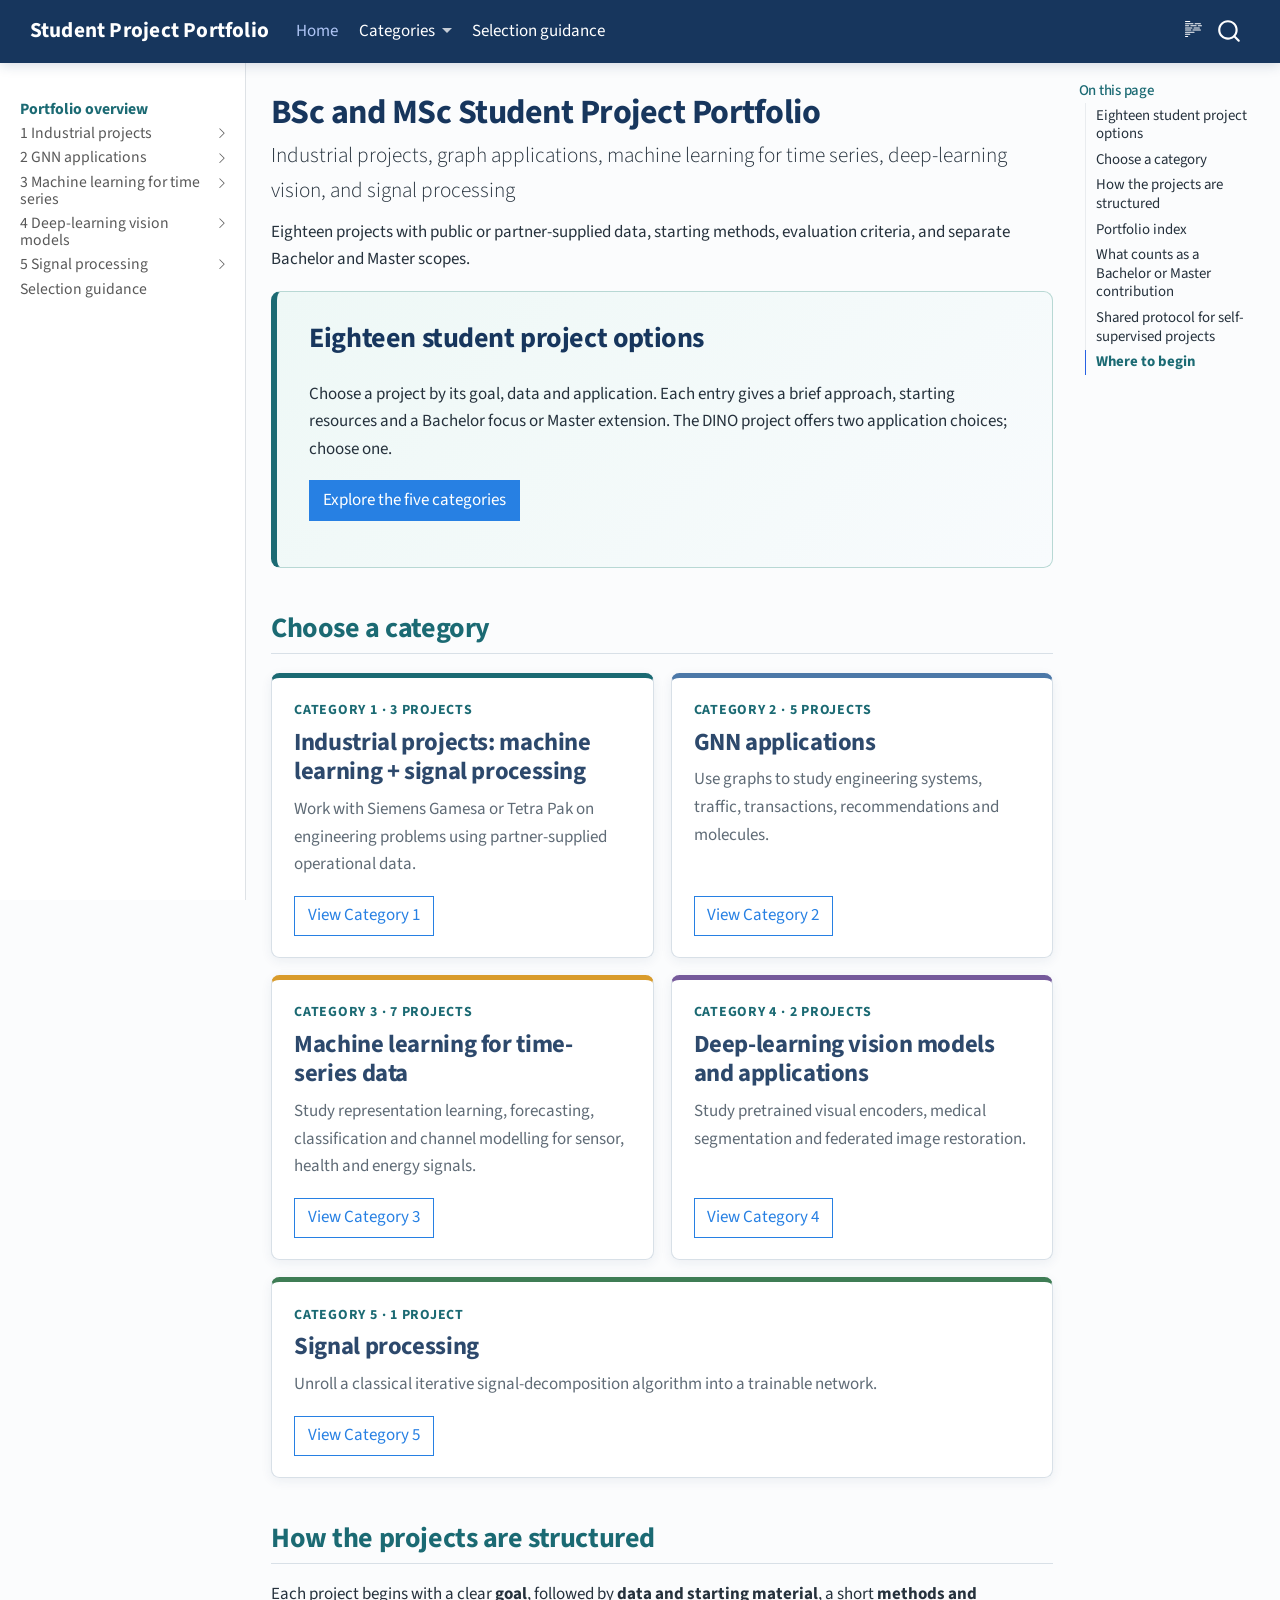
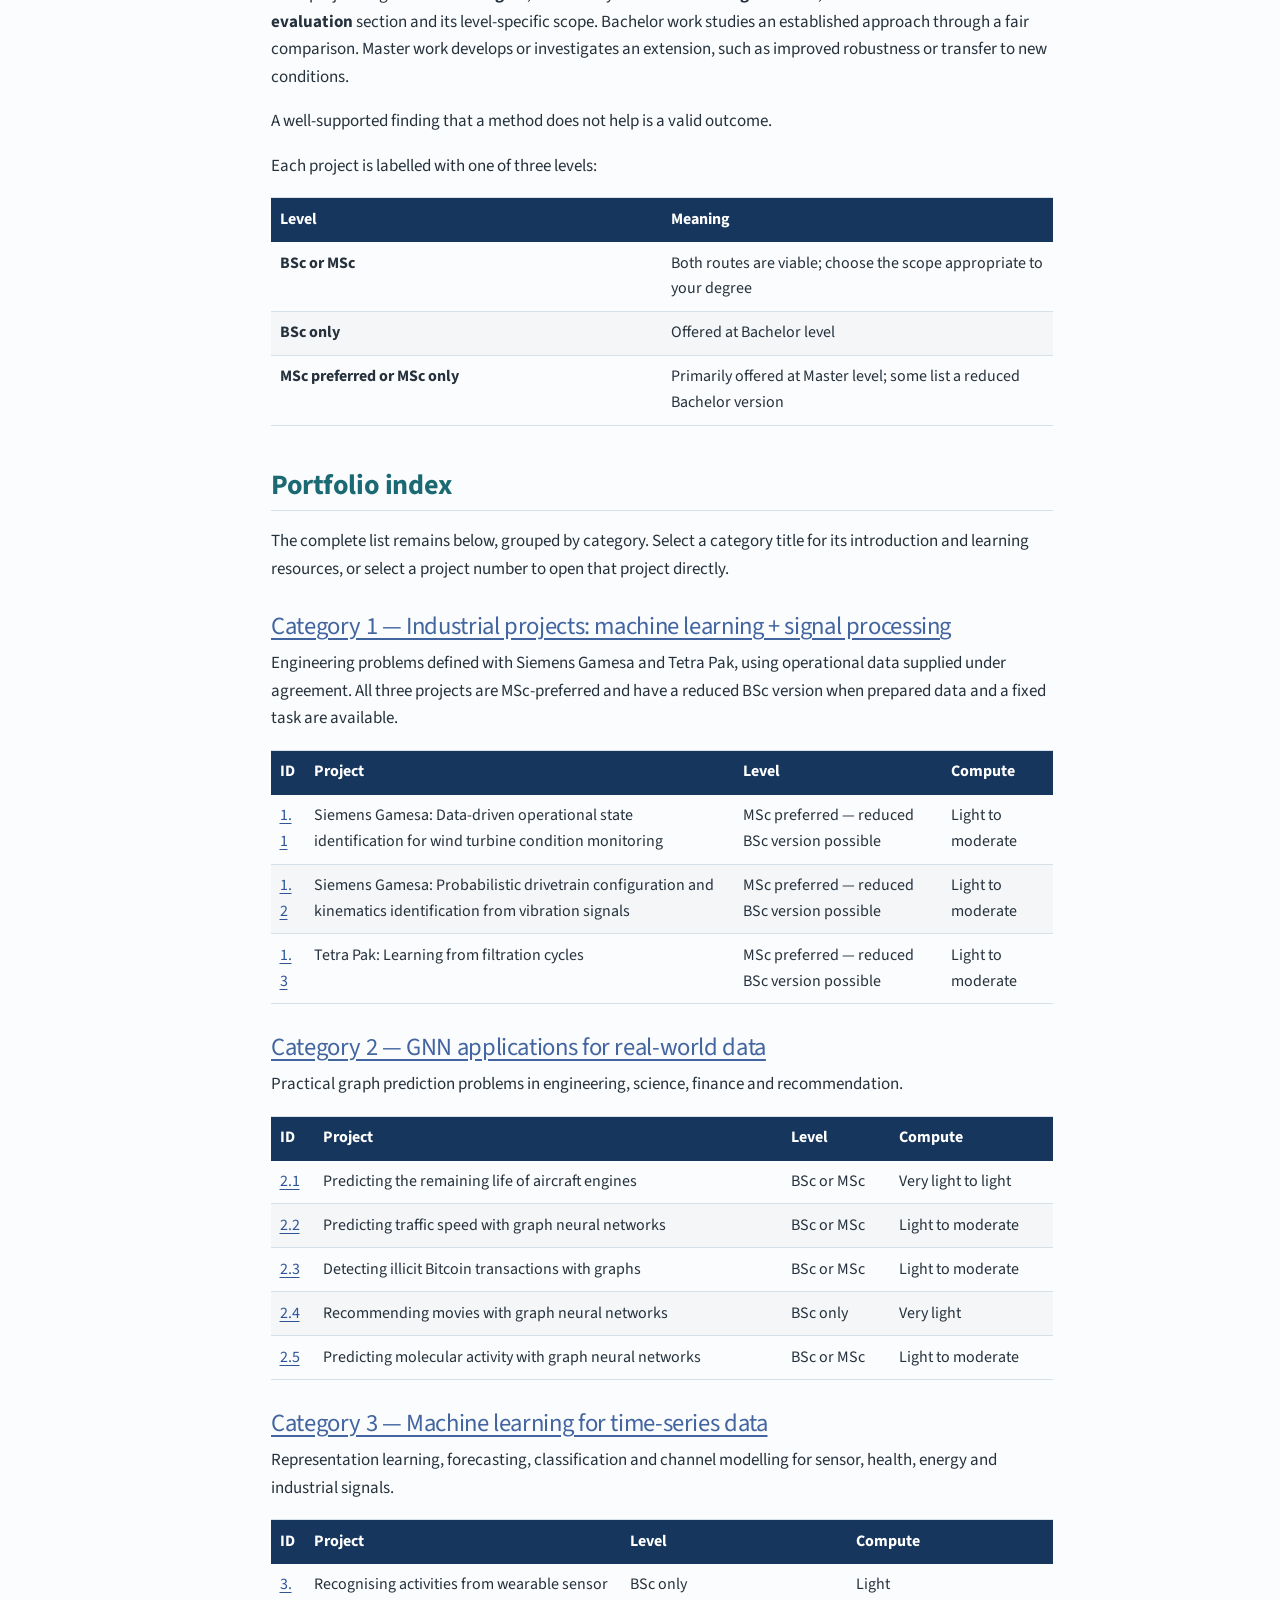
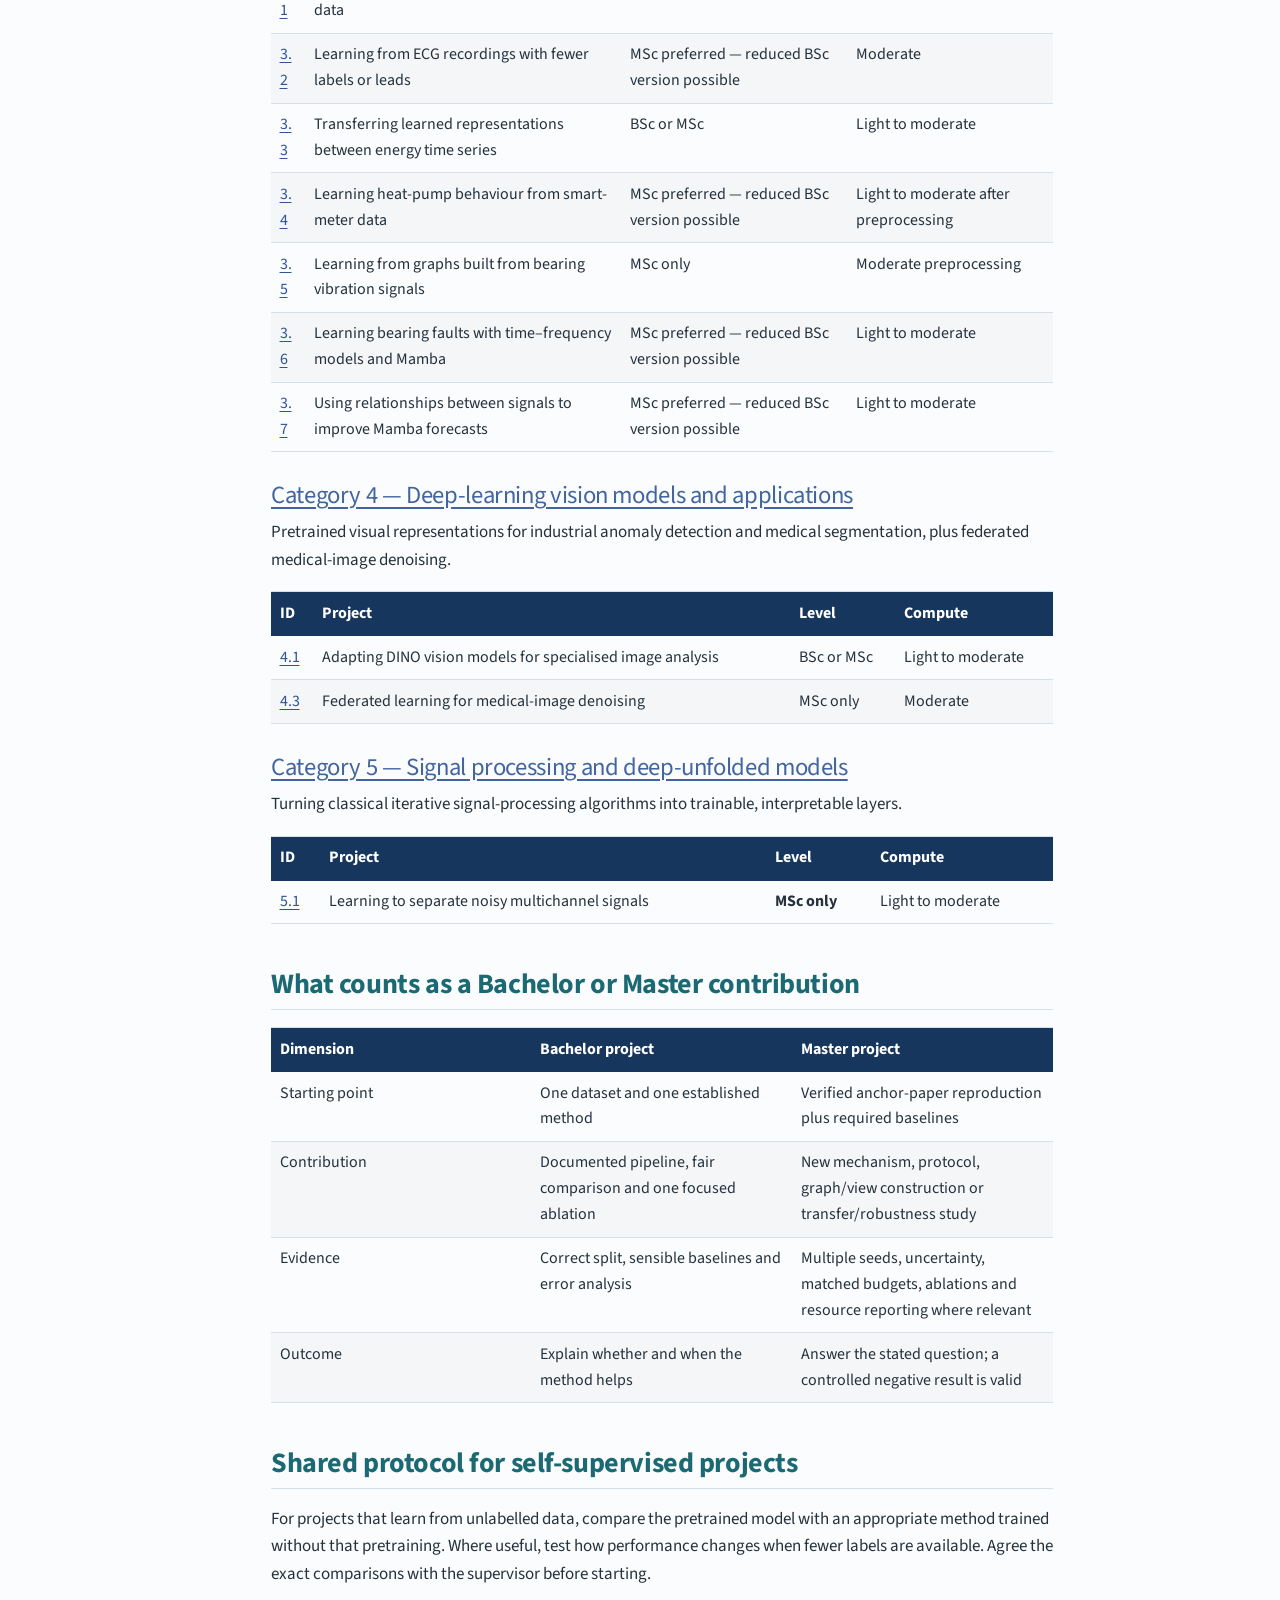
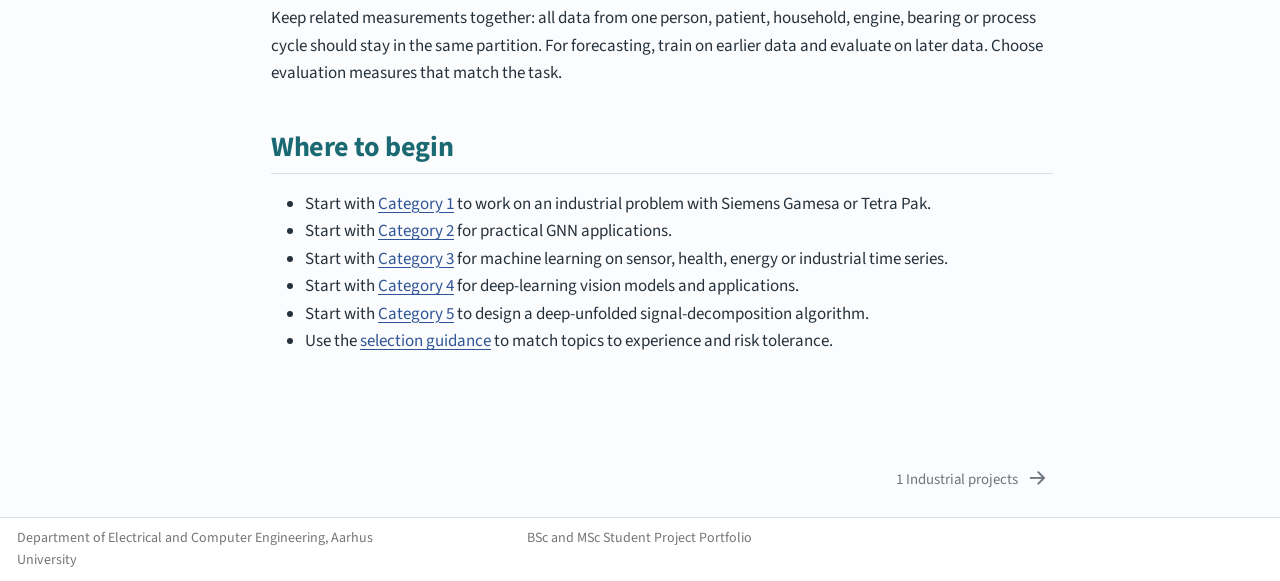
<file: index.html>
<!DOCTYPE html>
<html xmlns="http://www.w3.org/1999/xhtml" lang="en" xml:lang="en"><head>

<meta charset="utf-8">
<meta name="generator" content="quarto-1.10.18">

<meta name="viewport" content="width=device-width, initial-scale=1.0, user-scalable=yes">

<meta name="description" content="Eighteen projects with public or partner-supplied data, starting methods, evaluation criteria, and separate Bachelor and Master scopes.">

<title>BSc and MSc Student Project Portfolio – Student Project Portfolio</title>
<style>
/* Default styles provided by pandoc.
** See https://pandoc.org/MANUAL.html#variables-for-html for config info.
*/
span.smallcaps{font-variant: small-caps;}
div.columns{display: flex; gap: 1.5em;}
div.column{flex: auto;}
@media screen {
div.columns{gap: min(4vw, 1.5em);}
div.column{overflow-x: auto;}
}
div.hanging-indent{margin-left: 1.5em; text-indent: -1.5em;}
ul.task-list{list-style: none;}
ul.task-list li input[type="checkbox"] {
  width: 0.8em;
  margin: 0 0.8em 0.2em -1em; /* quarto-specific, see https://github.com/quarto-dev/quarto-cli/issues/4556 */ 
  vertical-align: middle;
}
</style>


<script src="site_libs/quarto-nav/quarto-nav.js"></script>
<script src="site_libs/clipboard/clipboard.min.js"></script>
<script src="site_libs/quarto-search/autocomplete.umd.js"></script>
<script src="site_libs/quarto-search/fuse.min.js"></script>
<script src="site_libs/quarto-search/quarto-search.js"></script>
<meta name="quarto:offset" content="./">
<link href="./industry-partner-projects.html" rel="next">
<script src="site_libs/quarto-html/quarto.js" type="module"></script>
<script src="site_libs/quarto-html/tabsets/tabsets.js" type="module"></script>
<script src="site_libs/quarto-html/popper.min.js"></script>
<script src="site_libs/quarto-html/tippy.umd.min.js"></script>
<script src="site_libs/quarto-html/anchor.min.js"></script>
<link href="site_libs/quarto-html/tippy.css" rel="stylesheet">
<link href="site_libs/quarto-html/quarto-syntax-highlighting-64a204ab8560d761af7679ceaba22944.css" rel="stylesheet" id="quarto-text-highlighting-styles">
<script src="site_libs/bootstrap/bootstrap.min.js"></script>
<link href="site_libs/bootstrap/bootstrap-icons.css" rel="stylesheet">
<link href="site_libs/bootstrap/bootstrap-9dd9667f83883a06eff2f7aa27cd58d6.min.css" rel="stylesheet" append-hash="true" id="quarto-bootstrap" data-mode="light">
<script id="quarto-search-options" type="application/json">{
  "location": "navbar",
  "copy-button": false,
  "collapse-after": 3,
  "panel-placement": "end",
  "type": "overlay",
  "limit": 50,
  "keyboard-shortcut": [
    "f",
    "/",
    "s"
  ],
  "language": {
    "search-no-results-text": "No results",
    "search-matching-documents-text": "matching documents",
    "search-copy-link-title": "Copy link to search",
    "search-hide-matches-text": "Hide additional matches",
    "search-more-match-text": "more match in this document",
    "search-more-matches-text": "more matches in this document",
    "search-clear-button-title": "Clear",
    "search-text-placeholder": "",
    "search-detached-cancel-button-title": "Cancel",
    "search-submit-button-title": "Submit",
    "search-label": "Search"
  }
}</script>
<style>html{ scroll-behavior: smooth; }</style>


<link rel="stylesheet" href="styles-v2.css">
</head>

<body class="nav-sidebar docked nav-fixed quarto-light">

<div id="quarto-search-results"></div>
  <header id="quarto-header" class="headroom fixed-top">
    <nav class="navbar navbar-expand-lg " data-bs-theme="dark">
      <div class="navbar-container container-fluid">
      <div class="navbar-brand-container mx-auto">
    <a class="navbar-brand" href="./index.html">
    <span class="navbar-title">Student Project Portfolio</span>
    </a>
  </div>
            <div id="quarto-search" class="" title="Search"></div>
          <button class="navbar-toggler" type="button" data-bs-toggle="collapse" data-bs-target="#navbarCollapse" aria-controls="navbarCollapse" role="menu" aria-expanded="false" aria-label="Toggle navigation" onclick="if (window.quartoToggleHeadroom) { window.quartoToggleHeadroom(); }">
  <span class="navbar-toggler-icon"></span>
</button>
          <div class="collapse navbar-collapse" id="navbarCollapse">
            <ul class="navbar-nav navbar-nav-scroll me-auto">
  <li class="nav-item">
    <a class="nav-link active" href="./index.html" aria-current="page"> 
<span class="menu-text">Home</span></a>
  </li>  
  <li class="nav-item dropdown ">
    <a class="nav-link dropdown-toggle" href="#" id="nav-menu-categories" role="link" data-bs-toggle="dropdown" aria-expanded="false">
 <span class="menu-text">Categories</span>
    </a>
    <ul class="dropdown-menu" aria-labelledby="nav-menu-categories">    
        <li>
    <a class="dropdown-item" href="./industry-partner-projects.html">
 <span class="dropdown-text">1 Industrial projects</span></a>
  </li>  
        <li>
    <a class="dropdown-item" href="./graph-applications.html">
 <span class="dropdown-text">2 GNN applications</span></a>
  </li>  
        <li>
    <a class="dropdown-item" href="./time-series-ssl.html">
 <span class="dropdown-text">3 Machine learning for time series</span></a>
  </li>  
        <li>
    <a class="dropdown-item" href="./vision-foundation-models.html">
 <span class="dropdown-text">4 Deep-learning vision models</span></a>
  </li>  
        <li>
    <a class="dropdown-item" href="./signal-processing.html">
 <span class="dropdown-text">5 Signal processing</span></a>
  </li>  
    </ul>
  </li>
  <li class="nav-item">
    <a class="nav-link" href="./selection-guidance.html"> 
<span class="menu-text">Selection guidance</span></a>
  </li>  
</ul>
          </div> <!-- /navcollapse -->
            <div class="quarto-navbar-tools">
  <a href="" class="quarto-reader-toggle quarto-navigation-tool px-1" onclick="window.quartoToggleReader(); return false;" title="Toggle reader mode">
  <div class="quarto-reader-toggle-btn">
  <i class="bi"></i>
  </div>
</a>
</div>
      </div> <!-- /container-fluid -->
    </nav>
  <nav class="quarto-secondary-nav">
    <div class="container-fluid d-flex">
      <button type="button" class="quarto-btn-toggle btn" data-bs-toggle="collapse" role="button" data-bs-target=".quarto-sidebar-collapse-item" aria-controls="quarto-sidebar" aria-expanded="false" aria-label="Toggle sidebar navigation" onclick="if (window.quartoToggleHeadroom) { window.quartoToggleHeadroom(); }">
        <i class="bi bi-layout-text-sidebar-reverse"></i>
      </button>
        <nav class="quarto-page-breadcrumbs" aria-label="breadcrumb"><ol class="breadcrumb"><li class="breadcrumb-item"><a href="./index.html">Portfolio overview</a></li></ol></nav>
        <a class="flex-grow-1" role="navigation" data-bs-toggle="collapse" data-bs-target=".quarto-sidebar-collapse-item" aria-controls="quarto-sidebar" aria-expanded="false" aria-label="Toggle sidebar navigation" onclick="if (window.quartoToggleHeadroom) { window.quartoToggleHeadroom(); }">      
        </a>
    </div>
  </nav>
</header>
<!-- content -->
<div id="quarto-content" class="quarto-container page-columns page-rows-contents page-layout-article page-navbar">
<!-- sidebar -->
  <nav id="quarto-sidebar" class="sidebar collapse collapse-horizontal quarto-sidebar-collapse-item sidebar-navigation docked overflow-auto">
    <div class="sidebar-menu-container"> 
    <ul class="list-unstyled mt-1">
        <li class="sidebar-item">
  <div class="sidebar-item-container"> 
  <a href="./index.html" class="sidebar-item-text sidebar-link active">
 <span class="menu-text">Portfolio overview</span></a>
  </div>
</li>
        <li class="sidebar-item sidebar-item-section">
      <div class="sidebar-item-container"> 
            <a href="./industry-partner-projects.html" class="sidebar-item-text sidebar-link">
 <span class="menu-text">1  Industrial projects</span></a>
          <a class="sidebar-item-toggle text-start collapsed" data-bs-toggle="collapse" data-bs-target="#quarto-sidebar-section-1" role="navigation" aria-expanded="false" aria-label="Toggle section">
            <i class="bi bi-chevron-right ms-2"></i>
          </a> 
      </div>
      <ul id="quarto-sidebar-section-1" class="collapse list-unstyled sidebar-section depth1 ">  
          <li class="sidebar-item">
  <div class="sidebar-item-container"> 
  <a href="./industry-partner-projects.html#project-1-1" class="sidebar-item-text sidebar-link">
 <span class="menu-text">1.1 Siemens Gamesa: Data-driven operational state identification</span></a>
  </div>
</li>
          <li class="sidebar-item">
  <div class="sidebar-item-container"> 
  <a href="./industry-partner-projects.html#project-1-2" class="sidebar-item-text sidebar-link">
 <span class="menu-text">1.2 Siemens Gamesa: Probabilistic drivetrain configuration and kinematics</span></a>
  </div>
</li>
          <li class="sidebar-item">
  <div class="sidebar-item-container"> 
  <a href="./industry-partner-projects.html#project-1-3" class="sidebar-item-text sidebar-link">
 <span class="menu-text">1.3 Tetra Pak: Learning from filtration cycles</span></a>
  </div>
</li>
      </ul>
  </li>
        <li class="sidebar-item sidebar-item-section">
      <div class="sidebar-item-container"> 
            <a href="./graph-applications.html" class="sidebar-item-text sidebar-link">
 <span class="menu-text">2  GNN applications</span></a>
          <a class="sidebar-item-toggle text-start collapsed" data-bs-toggle="collapse" data-bs-target="#quarto-sidebar-section-2" role="navigation" aria-expanded="false" aria-label="Toggle section">
            <i class="bi bi-chevron-right ms-2"></i>
          </a> 
      </div>
      <ul id="quarto-sidebar-section-2" class="collapse list-unstyled sidebar-section depth1 ">  
          <li class="sidebar-item">
  <div class="sidebar-item-container"> 
  <a href="./graph-applications.html#project-2-1" class="sidebar-item-text sidebar-link">
 <span class="menu-text">2.1 Predicting the remaining life of aircraft engines</span></a>
  </div>
</li>
          <li class="sidebar-item">
  <div class="sidebar-item-container"> 
  <a href="./graph-applications.html#project-2-2" class="sidebar-item-text sidebar-link">
 <span class="menu-text">2.2 Predicting traffic speed with graph neural networks</span></a>
  </div>
</li>
          <li class="sidebar-item">
  <div class="sidebar-item-container"> 
  <a href="./graph-applications.html#project-2-3" class="sidebar-item-text sidebar-link">
 <span class="menu-text">2.3 Detecting illicit Bitcoin transactions with graphs</span></a>
  </div>
</li>
          <li class="sidebar-item">
  <div class="sidebar-item-container"> 
  <a href="./graph-applications.html#project-2-4" class="sidebar-item-text sidebar-link">
 <span class="menu-text">2.4 Recommending movies with graph neural networks</span></a>
  </div>
</li>
          <li class="sidebar-item">
  <div class="sidebar-item-container"> 
  <a href="./graph-applications.html#project-2-5" class="sidebar-item-text sidebar-link">
 <span class="menu-text">2.5 Predicting molecular activity with graph neural networks</span></a>
  </div>
</li>
      </ul>
  </li>
        <li class="sidebar-item sidebar-item-section">
      <div class="sidebar-item-container"> 
            <a href="./time-series-ssl.html" class="sidebar-item-text sidebar-link">
 <span class="menu-text">3  Machine learning for time series</span></a>
          <a class="sidebar-item-toggle text-start collapsed" data-bs-toggle="collapse" data-bs-target="#quarto-sidebar-section-3" role="navigation" aria-expanded="false" aria-label="Toggle section">
            <i class="bi bi-chevron-right ms-2"></i>
          </a> 
      </div>
      <ul id="quarto-sidebar-section-3" class="collapse list-unstyled sidebar-section depth1 ">  
          <li class="sidebar-item">
  <div class="sidebar-item-container"> 
  <a href="./time-series-ssl.html#project-3-1" class="sidebar-item-text sidebar-link">
 <span class="menu-text">3.1 Recognising activities from wearable sensor data</span></a>
  </div>
</li>
          <li class="sidebar-item">
  <div class="sidebar-item-container"> 
  <a href="./time-series-ssl.html#project-3-2" class="sidebar-item-text sidebar-link">
 <span class="menu-text">3.2 Learning from ECG recordings with fewer labels or leads</span></a>
  </div>
</li>
          <li class="sidebar-item">
  <div class="sidebar-item-container"> 
  <a href="./time-series-ssl.html#project-3-3" class="sidebar-item-text sidebar-link">
 <span class="menu-text">3.3 Transferring learned representations between energy time series</span></a>
  </div>
</li>
          <li class="sidebar-item">
  <div class="sidebar-item-container"> 
  <a href="./time-series-ssl.html#project-3-4" class="sidebar-item-text sidebar-link">
 <span class="menu-text">3.4 Learning heat-pump behaviour from smart-meter data</span></a>
  </div>
</li>
          <li class="sidebar-item">
  <div class="sidebar-item-container"> 
  <a href="./time-series-ssl.html#project-3-5" class="sidebar-item-text sidebar-link">
 <span class="menu-text">3.5 Learning from graphs built from bearing vibration signals</span></a>
  </div>
</li>
          <li class="sidebar-item">
  <div class="sidebar-item-container"> 
  <a href="./time-series-ssl.html#project-3-6" class="sidebar-item-text sidebar-link">
 <span class="menu-text">3.6 Learning bearing faults with time–frequency models and Mamba</span></a>
  </div>
</li>
          <li class="sidebar-item">
  <div class="sidebar-item-container"> 
  <a href="./time-series-ssl.html#project-3-7" class="sidebar-item-text sidebar-link">
 <span class="menu-text">3.7 Using relationships between signals to improve Mamba forecasts</span></a>
  </div>
</li>
      </ul>
  </li>
        <li class="sidebar-item sidebar-item-section">
      <div class="sidebar-item-container"> 
            <a href="./vision-foundation-models.html" class="sidebar-item-text sidebar-link">
 <span class="menu-text">4  Deep-learning vision models</span></a>
          <a class="sidebar-item-toggle text-start collapsed" data-bs-toggle="collapse" data-bs-target="#quarto-sidebar-section-4" role="navigation" aria-expanded="false" aria-label="Toggle section">
            <i class="bi bi-chevron-right ms-2"></i>
          </a> 
      </div>
      <ul id="quarto-sidebar-section-4" class="collapse list-unstyled sidebar-section depth1 ">  
          <li class="sidebar-item">
  <div class="sidebar-item-container"> 
  <a href="./vision-foundation-models.html#project-4-1" class="sidebar-item-text sidebar-link">
 <span class="menu-text">4.1 Adapting DINO vision models for specialised image analysis</span></a>
  </div>
</li>
          <li class="sidebar-item">
  <div class="sidebar-item-container"> 
  <a href="./vision-foundation-models.html#project-4-3" class="sidebar-item-text sidebar-link">
 <span class="menu-text">4.3 Federated learning for medical-image denoising</span></a>
  </div>
</li>
      </ul>
  </li>
        <li class="sidebar-item sidebar-item-section">
      <div class="sidebar-item-container"> 
            <a href="./signal-processing.html" class="sidebar-item-text sidebar-link">
 <span class="menu-text">5  Signal processing</span></a>
          <a class="sidebar-item-toggle text-start collapsed" data-bs-toggle="collapse" data-bs-target="#quarto-sidebar-section-5" role="navigation" aria-expanded="false" aria-label="Toggle section">
            <i class="bi bi-chevron-right ms-2"></i>
          </a> 
      </div>
      <ul id="quarto-sidebar-section-5" class="collapse list-unstyled sidebar-section depth1 ">  
          <li class="sidebar-item">
  <div class="sidebar-item-container"> 
  <a href="./signal-processing.html#project-5-1" class="sidebar-item-text sidebar-link">
 <span class="menu-text">5.1 Learning to separate noisy multichannel signals</span></a>
  </div>
</li>
      </ul>
  </li>
        <li class="sidebar-item">
  <div class="sidebar-item-container"> 
  <a href="./selection-guidance.html" class="sidebar-item-text sidebar-link">
 <span class="menu-text">Selection guidance</span></a>
  </div>
</li>
    </ul>
    </div>
</nav>
<div id="quarto-sidebar-glass" class="quarto-sidebar-collapse-item" data-bs-toggle="collapse" data-bs-target=".quarto-sidebar-collapse-item"></div>
<!-- margin-sidebar -->
    <div id="quarto-margin-sidebar" class="sidebar margin-sidebar">
        <nav id="TOC" role="doc-toc" class="toc-active">
    <h2 id="toc-title">On this page</h2>
   
  <ul class="collapse">
  <li><a href="#eighteen-student-project-options" id="toc-eighteen-student-project-options" class="nav-link active" data-scroll-target="#eighteen-student-project-options">Eighteen student project options</a></li>
  <li><a href="#categories" id="toc-categories" class="nav-link" data-scroll-target="#categories">Choose a category</a></li>
  <li><a href="#how-the-projects-are-structured" id="toc-how-the-projects-are-structured" class="nav-link" data-scroll-target="#how-the-projects-are-structured">How the projects are structured</a></li>
  <li><a href="#portfolio-index" id="toc-portfolio-index" class="nav-link" data-scroll-target="#portfolio-index">Portfolio index</a></li>
  <li><a href="#what-counts-as-a-bachelor-or-master-contribution" id="toc-what-counts-as-a-bachelor-or-master-contribution" class="nav-link" data-scroll-target="#what-counts-as-a-bachelor-or-master-contribution">What counts as a Bachelor or Master contribution</a></li>
  <li><a href="#shared-protocol-for-self-supervised-projects" id="toc-shared-protocol-for-self-supervised-projects" class="nav-link" data-scroll-target="#shared-protocol-for-self-supervised-projects">Shared protocol for self-supervised projects</a></li>
  <li><a href="#where-to-begin" id="toc-where-to-begin" class="nav-link" data-scroll-target="#where-to-begin">Where to begin</a></li>
  </ul>
</nav>
    </div>
<!-- main -->
<main class="content" id="quarto-document-content">

<header id="title-block-header" class="quarto-title-block default">
<div class="quarto-title">
<h1 class="title">BSc and MSc Student Project Portfolio</h1>
<p class="subtitle lead">Industrial projects, graph applications, machine learning for time series, deep-learning vision, and signal processing</p>
</div>

<div>
  <div class="description">
    Eighteen projects with public or partner-supplied data, starting methods, evaluation criteria, and separate Bachelor and Master scopes.
  </div>
</div>


<div class="quarto-title-meta">

    
  
    
  </div>
  


</header>


<section id="eighteen-student-project-options" class="level2 hero-panel">
<h2 class="anchored" data-anchor-id="eighteen-student-project-options">Eighteen student project options</h2>
<p>Choose a project by its goal, data and application. Each entry gives a brief approach, starting resources and a Bachelor focus or Master extension. The DINO project offers two application choices; choose one.</p>
<p><a href="#categories" class="btn btn-primary">Explore the five categories</a></p>
</section>
<section id="categories" class="level2">
<h2 class="anchored" data-anchor-id="categories">Choose a category</h2>
<div class="category-grid">
<section class="category-card category-card-1">
<div class="category-number">
Category 1 · 3 projects
</div>
<h3 class="anchored">
Industrial projects: machine learning + signal processing
</h3>
<p>
Work with Siemens Gamesa or Tetra Pak on engineering problems using partner-supplied operational data.
</p>
<a class="btn btn-outline-primary" href="industry-partner-projects.html">View Category 1</a>
</section>
<section class="category-card category-card-2">
<div class="category-number">
Category 2 · 5 projects
</div>
<h3 class="anchored">
GNN applications
</h3>
<p>
Use graphs to study engineering systems, traffic, transactions, recommendations and molecules.
</p>
<a class="btn btn-outline-primary" href="graph-applications.html">View Category 2</a>
</section>
<section class="category-card category-card-3">
<div class="category-number">
Category 3 · 7 projects
</div>
<h3 class="anchored">
Machine learning for time-series data
</h3>
<p>
Study representation learning, forecasting, classification and channel modelling for sensor, health and energy signals.
</p>
<a class="btn btn-outline-primary" href="time-series-ssl.html">View Category 3</a>
</section>
<section class="category-card category-card-4">
<div class="category-number">
Category 4 · 2 projects
</div>
<h3 class="anchored">
Deep-learning vision models and applications
</h3>
<p>
Study pretrained visual encoders, medical segmentation and federated image restoration.
</p>
<a class="btn btn-outline-primary" href="vision-foundation-models.html">View Category 4</a>
</section>
<section class="category-card category-card-5">
<div class="category-number">
Category 5 · 1 project
</div>
<h3 class="anchored">
Signal processing
</h3>
<p>
Unroll a classical iterative signal-decomposition algorithm into a trainable network.
</p>
<a class="btn btn-outline-primary" href="signal-processing.html">View Category 5</a>
</section>
</div>
</section>
<section id="how-the-projects-are-structured" class="level2">
<h2 class="anchored" data-anchor-id="how-the-projects-are-structured">How the projects are structured</h2>
<p>Each project begins with a clear <strong>goal</strong>, followed by <strong>data and starting material</strong>, a short <strong>methods and evaluation</strong> section and its level-specific scope. Bachelor work studies an established approach through a fair comparison. Master work develops or investigates an extension, such as improved robustness or transfer to new conditions.</p>
<p>A well-supported finding that a method does not help is a valid outcome.</p>
<p>Each project is labelled with one of three levels:</p>
<table class="caption-top table">
<colgroup>
<col style="width: 50%">
<col style="width: 50%">
</colgroup>
<thead>
<tr class="header">
<th>Level</th>
<th>Meaning</th>
</tr>
</thead>
<tbody>
<tr class="odd">
<td><strong>BSc or MSc</strong></td>
<td>Both routes are viable; choose the scope appropriate to your degree</td>
</tr>
<tr class="even">
<td><strong>BSc only</strong></td>
<td>Offered at Bachelor level</td>
</tr>
<tr class="odd">
<td><strong>MSc preferred or MSc only</strong></td>
<td>Primarily offered at Master level; some list a reduced Bachelor version</td>
</tr>
</tbody>
</table>
</section>
<section id="portfolio-index" class="level2">
<h2 class="anchored" data-anchor-id="portfolio-index">Portfolio index</h2>
<p>The complete list remains below, grouped by category. Select a category title for its introduction and learning resources, or select a project number to open that project directly.</p>
<section id="category-1-industrial-projects-machine-learning-signal-processing" class="level3">
<h3 class="anchored" data-anchor-id="category-1-industrial-projects-machine-learning-signal-processing"><a href="industry-partner-projects.html">Category 1 — Industrial projects: machine learning + signal processing</a></h3>
<p>Engineering problems defined with Siemens Gamesa and Tetra Pak, using operational data supplied under agreement. All three projects are MSc-preferred and have a reduced BSc version when prepared data and a fixed task are available.</p>
<table class="caption-top table">
<thead>
<tr class="header">
<th>ID</th>
<th>Project</th>
<th>Level</th>
<th>Compute</th>
</tr>
</thead>
<tbody>
<tr class="odd">
<td><a href="industry-partner-projects.html#project-1-1">1.1</a></td>
<td>Siemens Gamesa: Data-driven operational state identification for wind turbine condition monitoring</td>
<td>MSc preferred — reduced BSc version possible</td>
<td>Light to moderate</td>
</tr>
<tr class="even">
<td><a href="industry-partner-projects.html#project-1-2">1.2</a></td>
<td>Siemens Gamesa: Probabilistic drivetrain configuration and kinematics identification from vibration signals</td>
<td>MSc preferred — reduced BSc version possible</td>
<td>Light to moderate</td>
</tr>
<tr class="odd">
<td><a href="industry-partner-projects.html#project-1-3">1.3</a></td>
<td>Tetra Pak: Learning from filtration cycles</td>
<td>MSc preferred — reduced BSc version possible</td>
<td>Light to moderate</td>
</tr>
</tbody>
</table>
</section>
<section id="category-2-gnn-applications-for-real-world-data" class="level3">
<h3 class="anchored" data-anchor-id="category-2-gnn-applications-for-real-world-data"><a href="graph-applications.html">Category 2 — GNN applications for real-world data</a></h3>
<p>Practical graph prediction problems in engineering, science, finance and recommendation.</p>
<table class="caption-top table">
<thead>
<tr class="header">
<th>ID</th>
<th>Project</th>
<th>Level</th>
<th>Compute</th>
</tr>
</thead>
<tbody>
<tr class="odd">
<td><a href="graph-applications.html#project-2-1">2.1</a></td>
<td>Predicting the remaining life of aircraft engines</td>
<td>BSc or MSc</td>
<td>Very light to light</td>
</tr>
<tr class="even">
<td><a href="graph-applications.html#project-2-2">2.2</a></td>
<td>Predicting traffic speed with graph neural networks</td>
<td>BSc or MSc</td>
<td>Light to moderate</td>
</tr>
<tr class="odd">
<td><a href="graph-applications.html#project-2-3">2.3</a></td>
<td>Detecting illicit Bitcoin transactions with graphs</td>
<td>BSc or MSc</td>
<td>Light to moderate</td>
</tr>
<tr class="even">
<td><a href="graph-applications.html#project-2-4">2.4</a></td>
<td>Recommending movies with graph neural networks</td>
<td>BSc only</td>
<td>Very light</td>
</tr>
<tr class="odd">
<td><a href="graph-applications.html#project-2-5">2.5</a></td>
<td>Predicting molecular activity with graph neural networks</td>
<td>BSc or MSc</td>
<td>Light to moderate</td>
</tr>
</tbody>
</table>
</section>
<section id="category-3-machine-learning-for-time-series-data" class="level3">
<h3 class="anchored" data-anchor-id="category-3-machine-learning-for-time-series-data"><a href="time-series-ssl.html">Category 3 — Machine learning for time-series data</a></h3>
<p>Representation learning, forecasting, classification and channel modelling for sensor, health, energy and industrial signals.</p>
<table class="caption-top table">
<thead>
<tr class="header">
<th>ID</th>
<th>Project</th>
<th>Level</th>
<th>Compute</th>
</tr>
</thead>
<tbody>
<tr class="odd">
<td><a href="time-series-ssl.html#project-3-1">3.1</a></td>
<td>Recognising activities from wearable sensor data</td>
<td>BSc only</td>
<td>Light</td>
</tr>
<tr class="even">
<td><a href="time-series-ssl.html#project-3-2">3.2</a></td>
<td>Learning from ECG recordings with fewer labels or leads</td>
<td>MSc preferred — reduced BSc version possible</td>
<td>Moderate</td>
</tr>
<tr class="odd">
<td><a href="time-series-ssl.html#project-3-3">3.3</a></td>
<td>Transferring learned representations between energy time series</td>
<td>BSc or MSc</td>
<td>Light to moderate</td>
</tr>
<tr class="even">
<td><a href="time-series-ssl.html#project-3-4">3.4</a></td>
<td>Learning heat-pump behaviour from smart-meter data</td>
<td>MSc preferred — reduced BSc version possible</td>
<td>Light to moderate after preprocessing</td>
</tr>
<tr class="odd">
<td><a href="time-series-ssl.html#project-3-5">3.5</a></td>
<td>Learning from graphs built from bearing vibration signals</td>
<td>MSc only</td>
<td>Moderate preprocessing</td>
</tr>
<tr class="even">
<td><a href="time-series-ssl.html#project-3-6">3.6</a></td>
<td>Learning bearing faults with time–frequency models and Mamba</td>
<td>MSc preferred — reduced BSc version possible</td>
<td>Light to moderate</td>
</tr>
<tr class="odd">
<td><a href="time-series-ssl.html#project-3-7">3.7</a></td>
<td>Using relationships between signals to improve Mamba forecasts</td>
<td>MSc preferred — reduced BSc version possible</td>
<td>Light to moderate</td>
</tr>
</tbody>
</table>
</section>
<section id="category-4-deep-learning-vision-models-and-applications" class="level3">
<h3 class="anchored" data-anchor-id="category-4-deep-learning-vision-models-and-applications"><a href="vision-foundation-models.html">Category 4 — Deep-learning vision models and applications</a></h3>
<p>Pretrained visual representations for industrial anomaly detection and medical segmentation, plus federated medical-image denoising.</p>
<table class="caption-top table">
<thead>
<tr class="header">
<th>ID</th>
<th>Project</th>
<th>Level</th>
<th>Compute</th>
</tr>
</thead>
<tbody>
<tr class="odd">
<td><a href="vision-foundation-models.html#project-4-1">4.1</a></td>
<td>Adapting DINO vision models for specialised image analysis</td>
<td>BSc or MSc</td>
<td>Light to moderate</td>
</tr>
<tr class="even">
<td><a href="vision-foundation-models.html#project-4-3">4.3</a></td>
<td>Federated learning for medical-image denoising</td>
<td>MSc only</td>
<td>Moderate</td>
</tr>
</tbody>
</table>
</section>
<section id="category-5-signal-processing-and-deep-unfolded-models" class="level3">
<h3 class="anchored" data-anchor-id="category-5-signal-processing-and-deep-unfolded-models"><a href="signal-processing.html">Category 5 — Signal processing and deep-unfolded models</a></h3>
<p>Turning classical iterative signal-processing algorithms into trainable, interpretable layers.</p>
<table class="caption-top table">
<thead>
<tr class="header">
<th>ID</th>
<th>Project</th>
<th>Level</th>
<th>Compute</th>
</tr>
</thead>
<tbody>
<tr class="odd">
<td><a href="signal-processing.html#project-5-1">5.1</a></td>
<td>Learning to separate noisy multichannel signals</td>
<td><strong>MSc only</strong></td>
<td>Light to moderate</td>
</tr>
</tbody>
</table>
</section>
</section>
<section id="what-counts-as-a-bachelor-or-master-contribution" class="level2">
<h2 class="anchored" data-anchor-id="what-counts-as-a-bachelor-or-master-contribution">What counts as a Bachelor or Master contribution</h2>
<table class="caption-top table">
<colgroup>
<col style="width: 33%">
<col style="width: 33%">
<col style="width: 33%">
</colgroup>
<thead>
<tr class="header">
<th>Dimension</th>
<th>Bachelor project</th>
<th>Master project</th>
</tr>
</thead>
<tbody>
<tr class="odd">
<td>Starting point</td>
<td>One dataset and one established method</td>
<td>Verified anchor-paper reproduction plus required baselines</td>
</tr>
<tr class="even">
<td>Contribution</td>
<td>Documented pipeline, fair comparison and one focused ablation</td>
<td>New mechanism, protocol, graph/view construction or transfer/robustness study</td>
</tr>
<tr class="odd">
<td>Evidence</td>
<td>Correct split, sensible baselines and error analysis</td>
<td>Multiple seeds, uncertainty, matched budgets, ablations and resource reporting where relevant</td>
</tr>
<tr class="even">
<td>Outcome</td>
<td>Explain whether and when the method helps</td>
<td>Answer the stated question; a controlled negative result is valid</td>
</tr>
</tbody>
</table>
</section>
<section id="shared-protocol-for-self-supervised-projects" class="level2">
<h2 class="anchored" data-anchor-id="shared-protocol-for-self-supervised-projects">Shared protocol for self-supervised projects</h2>
<p>For projects that learn from unlabelled data, compare the pretrained model with an appropriate method trained without that pretraining. Where useful, test how performance changes when fewer labels are available. Agree the exact comparisons with the supervisor before starting.</p>
<p>Keep related measurements together: all data from one person, patient, household, engine, bearing or process cycle should stay in the same partition. For forecasting, train on earlier data and evaluate on later data. Choose evaluation measures that match the task.</p>
</section>
<section id="where-to-begin" class="level2">
<h2 class="anchored" data-anchor-id="where-to-begin">Where to begin</h2>
<ul>
<li>Start with <a href="./industry-partner-projects.html">Category 1</a> to work on an industrial problem with Siemens Gamesa or Tetra Pak.</li>
<li>Start with <a href="./graph-applications.html">Category 2</a> for practical GNN applications.</li>
<li>Start with <a href="./time-series-ssl.html">Category 3</a> for machine learning on sensor, health, energy or industrial time series.</li>
<li>Start with <a href="./vision-foundation-models.html">Category 4</a> for deep-learning vision models and applications.</li>
<li>Start with <a href="./signal-processing.html">Category 5</a> to design a deep-unfolded signal-decomposition algorithm.</li>
<li>Use the <a href="./selection-guidance.html">selection guidance</a> to match topics to experience and risk tolerance.</li>
</ul>


</section>

<a onclick="window.scrollTo(0, 0); return false;" role="button" id="quarto-back-to-top"><i class="bi bi-arrow-up"></i> Back to top</a></main> <!-- /main -->
<script id="quarto-html-after-body" type="application/javascript">
  window.document.addEventListener("DOMContentLoaded", function (event) {
    const icon = "";
    const anchorJS = new window.AnchorJS();
    anchorJS.options = {
      placement: 'right',
      icon: icon
    };
    anchorJS.add('.anchored');
      var localhostRegex = new RegExp(/^(?:http|https):\/\/localhost\:?[0-9]*\//);
      var mailtoRegex = new RegExp(/^mailto:/);
        var filterRegex = new RegExp("https:\/\/nrehman-au\.github\.io\/Student-projects\/");
      var isInternal = (href) => {
          return filterRegex.test(href) || localhostRegex.test(href) || mailtoRegex.test(href);
      }
      // Inspect non-navigation links and adorn them if external
     var links = window.document.querySelectorAll('a[href]:not(.nav-link):not(.navbar-brand):not(.toc-action):not(.sidebar-link):not(.sidebar-item-toggle):not(.pagination-link):not(.no-external):not([aria-hidden]):not(.dropdown-item):not(.quarto-navigation-tool):not(.about-link)');
      for (var i=0; i<links.length; i++) {
        const link = links[i];
        if (!isInternal(link.href)) {
          // undo the damage that might have been done by quarto-nav.js in the case of
          // links that we want to consider external
          if (link.dataset.originalHref !== undefined) {
            link.href = link.dataset.originalHref;
          }
            // target, if specified
            link.setAttribute("target", "_blank");
            if (link.getAttribute("rel") === null) {
              link.setAttribute("rel", "noopener");
            }
        }
      }
    function tippyHover(el, contentFn, onTriggerFn, onUntriggerFn) {
      const config = {
        allowHTML: true,
        maxWidth: 500,
        delay: 100,
        arrow: false,
        appendTo: function(el) {
            return el.parentElement;
        },
        interactive: true,
        interactiveBorder: 10,
        theme: 'quarto',
        placement: 'bottom-start',
      };
      if (contentFn) {
        config.content = contentFn;
      }
      if (onTriggerFn) {
        config.onTrigger = onTriggerFn;
      }
      if (onUntriggerFn) {
        config.onUntrigger = onUntriggerFn;
      }
      window.tippy(el, config); 
    }
    const noterefs = window.document.querySelectorAll('a[role="doc-noteref"]');
    for (var i=0; i<noterefs.length; i++) {
      const ref = noterefs[i];
      tippyHover(ref, function() {
        // use id or data attribute instead here
        let href = ref.getAttribute('data-footnote-href') || ref.getAttribute('href');
        try { href = new URL(href).hash; } catch {}
        const id = href.replace(/^#\/?/, "");
        const note = window.document.getElementById(id);
        if (note) {
          return note.innerHTML;
        } else {
          return "";
        }
      });
    }
    const xrefs = window.document.querySelectorAll('a.quarto-xref');
    const processXRef = (id, note) => {
      // Strip column container classes
      const stripColumnClz = (el) => {
        el.classList.remove("page-full", "page-columns");
        if (el.children) {
          for (const child of el.children) {
            stripColumnClz(child);
          }
        }
      }
      stripColumnClz(note)
      if (id === null || id.startsWith('sec-')) {
        // Special case sections, only their first couple elements
        const container = document.createElement("div");
        if (note.children && note.children.length > 2) {
          container.appendChild(note.children[0].cloneNode(true));
          for (let i = 1; i < note.children.length; i++) {
            const child = note.children[i];
            if (child.tagName === "P" && child.innerText === "") {
              continue;
            } else {
              container.appendChild(child.cloneNode(true));
              break;
            }
          }
          if (window.Quarto?.typesetMath) {
            window.Quarto.typesetMath(container);
          }
          return container.innerHTML
        } else {
          if (window.Quarto?.typesetMath) {
            window.Quarto.typesetMath(note);
          }
          return note.innerHTML;
        }
      } else {
        // Remove any anchor links if they are present
        const anchorLink = note.querySelector('a.anchorjs-link');
        if (anchorLink) {
          anchorLink.remove();
        }
        if (window.Quarto?.typesetMath) {
          window.Quarto.typesetMath(note);
        }
        if (note.classList.contains("callout")) {
          return note.outerHTML;
        } else {
          return note.innerHTML;
        }
      }
    }
    for (var i=0; i<xrefs.length; i++) {
      const xref = xrefs[i];
      tippyHover(xref, undefined, function(instance) {
        instance.disable();
        let url = xref.getAttribute('href');
        let hash = undefined; 
        if (url.startsWith('#')) {
          hash = url;
        } else {
          try { hash = new URL(url).hash; } catch {}
        }
        if (hash) {
          const id = hash.replace(/^#\/?/, "");
          const note = window.document.getElementById(id);
          if (note !== null) {
            try {
              const html = processXRef(id, note.cloneNode(true));
              instance.setContent(html);
            } finally {
              instance.enable();
              instance.show();
            }
          } else {
            // See if we can fetch this
            fetch(url.split('#')[0])
            .then(res => res.text())
            .then(html => {
              const parser = new DOMParser();
              const htmlDoc = parser.parseFromString(html, "text/html");
              const note = htmlDoc.getElementById(id);
              if (note !== null) {
                const html = processXRef(id, note);
                instance.setContent(html);
              } 
            }).finally(() => {
              instance.enable();
              instance.show();
            });
          }
        } else {
          // See if we can fetch a full url (with no hash to target)
          // This is a special case and we should probably do some content thinning / targeting
          fetch(url)
          .then(res => res.text())
          .then(html => {
            const parser = new DOMParser();
            const htmlDoc = parser.parseFromString(html, "text/html");
            const note = htmlDoc.querySelector('main.content');
            if (note !== null) {
              // This should only happen for chapter cross references
              // (since there is no id in the URL)
              // remove the first header
              if (note.children.length > 0 && note.children[0].tagName === "HEADER") {
                note.children[0].remove();
              }
              const html = processXRef(null, note);
              instance.setContent(html);
            } 
          }).finally(() => {
            instance.enable();
            instance.show();
          });
        }
      }, function(instance) {
      });
    }
        let selectedAnnoteEl;
        const selectorForAnnotation = ( cell, annotation) => {
          let cellAttr = 'data-code-cell="' + cell + '"';
          let lineAttr = 'data-code-annotation="' +  annotation + '"';
          const selector = 'span[' + cellAttr + '][' + lineAttr + ']';
          return selector;
        }
        const selectCodeLines = (annoteEl) => {
          const doc = window.document;
          const targetCell = annoteEl.getAttribute("data-target-cell");
          const targetAnnotation = annoteEl.getAttribute("data-target-annotation");
          const annoteSpan = window.document.querySelector(selectorForAnnotation(targetCell, targetAnnotation));
          const lines = annoteSpan.getAttribute("data-code-lines").split(",");
          const lineIds = lines.map((line) => {
            return targetCell + "-" + line;
          })
          let top = null;
          let height = null;
          let parent = null;
          if (lineIds.length > 0) {
              //compute the position of the single el (top and bottom and make a div)
              const el = window.document.getElementById(lineIds[0]);
              top = el.offsetTop;
              height = el.offsetHeight;
              parent = el.parentElement.parentElement;
            if (lineIds.length > 1) {
              const lastEl = window.document.getElementById(lineIds[lineIds.length - 1]);
              const bottom = lastEl.offsetTop + lastEl.offsetHeight;
              height = bottom - top;
            }
            if (top !== null && height !== null && parent !== null) {
              // cook up a div (if necessary) and position it 
              let div = window.document.getElementById("code-annotation-line-highlight");
              if (div === null) {
                div = window.document.createElement("div");
                div.setAttribute("id", "code-annotation-line-highlight");
                div.style.position = 'absolute';
                parent.appendChild(div);
              }
              div.style.top = top - 2 + "px";
              div.style.height = height + 4 + "px";
              div.style.left = 0;
              let gutterDiv = window.document.getElementById("code-annotation-line-highlight-gutter");
              if (gutterDiv === null) {
                gutterDiv = window.document.createElement("div");
                gutterDiv.setAttribute("id", "code-annotation-line-highlight-gutter");
                gutterDiv.style.position = 'absolute';
                const codeCell = window.document.getElementById(targetCell);
                const gutter = codeCell.querySelector('.code-annotation-gutter');
                gutter.appendChild(gutterDiv);
              }
              gutterDiv.style.top = top - 2 + "px";
              gutterDiv.style.height = height + 4 + "px";
            }
            selectedAnnoteEl = annoteEl;
          }
        };
        const unselectCodeLines = () => {
          const elementsIds = ["code-annotation-line-highlight", "code-annotation-line-highlight-gutter"];
          elementsIds.forEach((elId) => {
            const div = window.document.getElementById(elId);
            if (div) {
              div.remove();
            }
          });
          selectedAnnoteEl = undefined;
        };
          // Handle positioning of the toggle
      window.addEventListener(
        "resize",
        throttle(() => {
          elRect = undefined;
          if (selectedAnnoteEl) {
            selectCodeLines(selectedAnnoteEl);
          }
        }, 10)
      );
      function throttle(fn, ms) {
      let throttle = false;
      let timer;
        return (...args) => {
          if(!throttle) { // first call gets through
              fn.apply(this, args);
              throttle = true;
          } else { // all the others get throttled
              if(timer) clearTimeout(timer); // cancel #2
              timer = setTimeout(() => {
                fn.apply(this, args);
                timer = throttle = false;
              }, ms);
          }
        };
      }
        // Attach click handler to the DT
        const annoteDls = window.document.querySelectorAll('dt[data-target-cell]');
        for (const annoteDlNode of annoteDls) {
          annoteDlNode.addEventListener('click', (event) => {
            const clickedEl = event.target;
            if (clickedEl !== selectedAnnoteEl) {
              unselectCodeLines();
              const activeEl = window.document.querySelector('dt[data-target-cell].code-annotation-active');
              if (activeEl) {
                activeEl.classList.remove('code-annotation-active');
              }
              selectCodeLines(clickedEl);
              clickedEl.classList.add('code-annotation-active');
            } else {
              // Unselect the line
              unselectCodeLines();
              clickedEl.classList.remove('code-annotation-active');
            }
          });
        }
    const findCites = (el) => {
      const parentEl = el.parentElement;
      if (parentEl) {
        const cites = parentEl.dataset.cites;
        if (cites) {
          return {
            el,
            cites: cites.split(' ')
          };
        } else {
          return findCites(el.parentElement)
        }
      } else {
        return undefined;
      }
    };
    var bibliorefs = window.document.querySelectorAll('a[role="doc-biblioref"]');
    for (var i=0; i<bibliorefs.length; i++) {
      const ref = bibliorefs[i];
      const citeInfo = findCites(ref);
      if (citeInfo) {
        tippyHover(citeInfo.el, function() {
          var popup = window.document.createElement('div');
          citeInfo.cites.forEach(function(cite) {
            var citeDiv = window.document.createElement('div');
            citeDiv.classList.add('hanging-indent');
            citeDiv.classList.add('csl-entry');
            var biblioDiv = window.document.getElementById('ref-' + cite);
            if (biblioDiv) {
              citeDiv.innerHTML = biblioDiv.innerHTML;
            }
            popup.appendChild(citeDiv);
          });
          return popup.innerHTML;
        });
      }
    }
  });
  </script>
<nav class="page-navigation">
  <div class="nav-page nav-page-previous">
  </div>
  <div class="nav-page nav-page-next">
      <a href="./industry-partner-projects.html" class="pagination-link" aria-label="1  Industrial projects">
        <span class="nav-page-text">1 Industrial projects</span> <i class="bi bi-arrow-right-short"></i>
      </a>
  </div>
</nav>
</div> <!-- /content -->
<footer class="footer">
  <div class="nav-footer">
    <div class="nav-footer-left">
<p>Department of Electrical and Computer Engineering, Aarhus University</p>
</div>   
    <div class="nav-footer-center">
<p>BSc and MSc Student Project Portfolio</p>
</div>
    <div class="nav-footer-right">
      &nbsp;
    </div>
  </div>
</footer>




<script src="site_libs/quarto-html/zenscroll-min.js"></script>
</body></html>
</file>
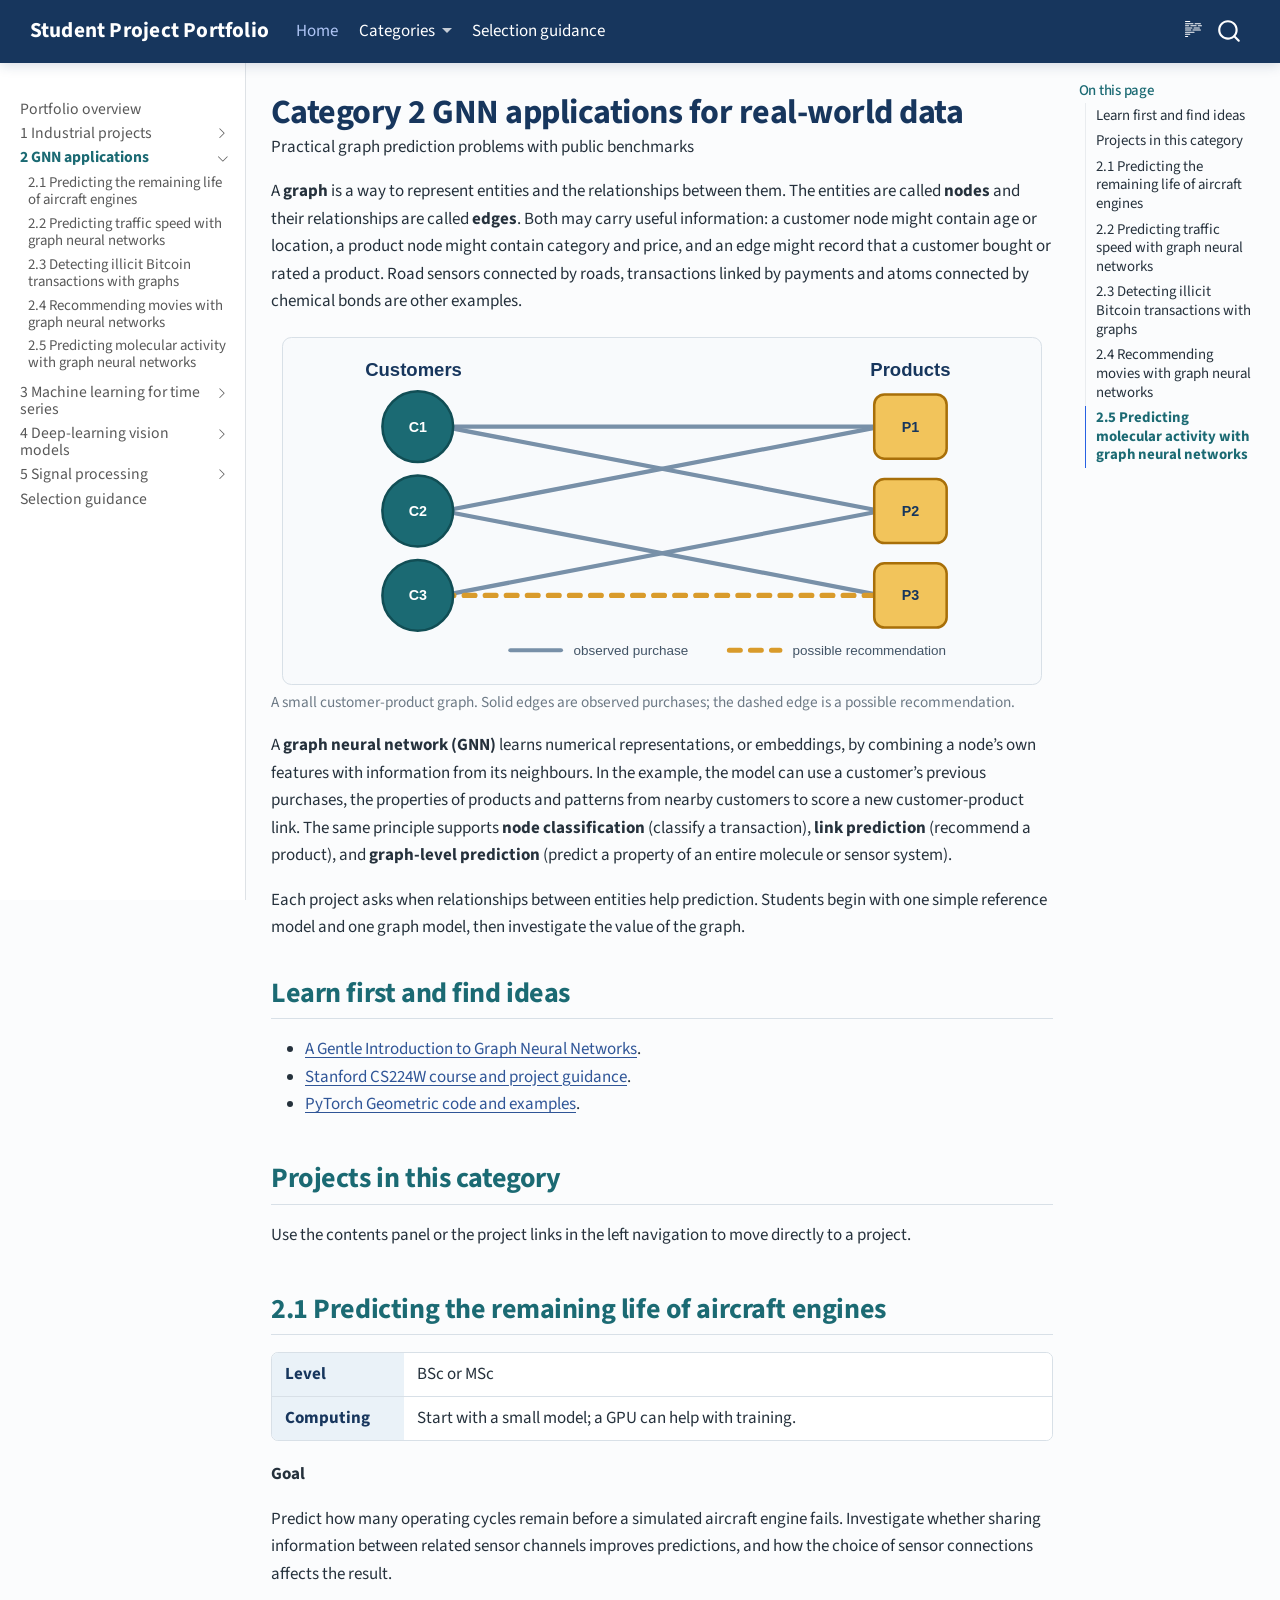
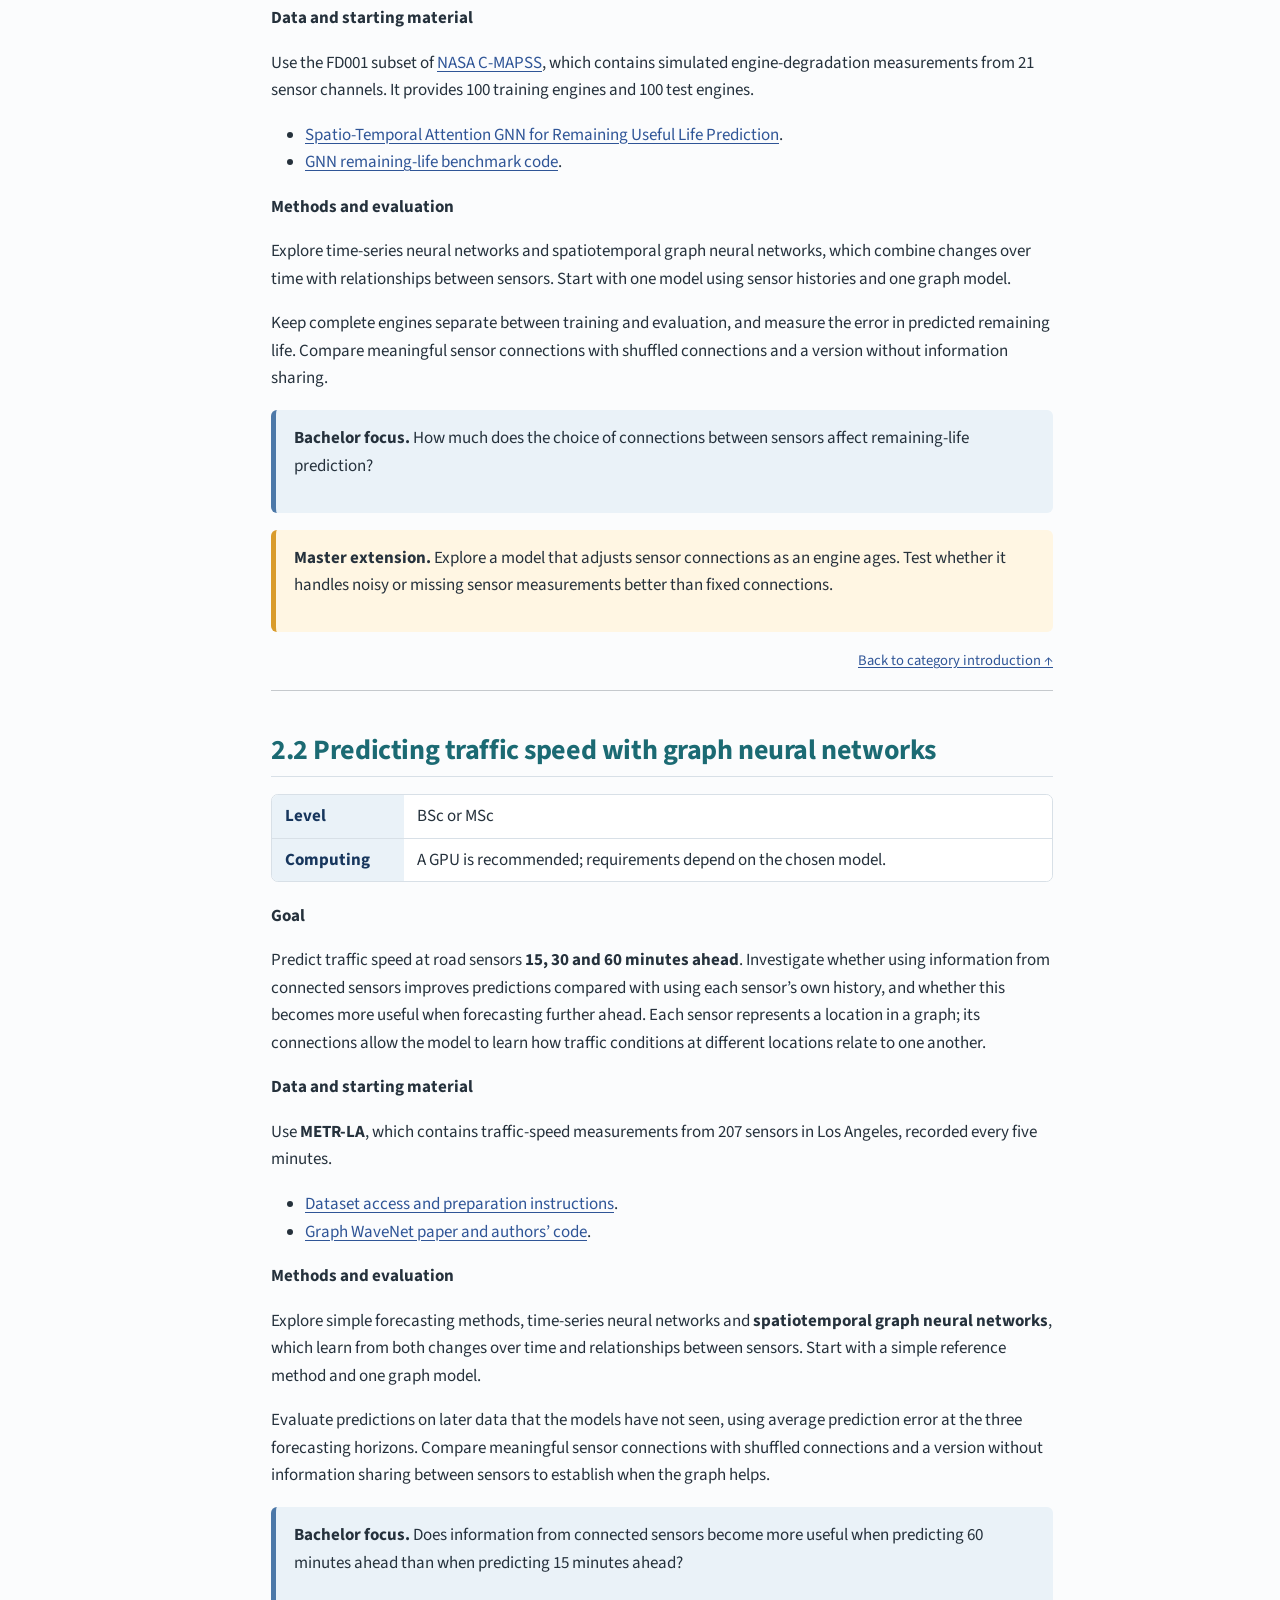
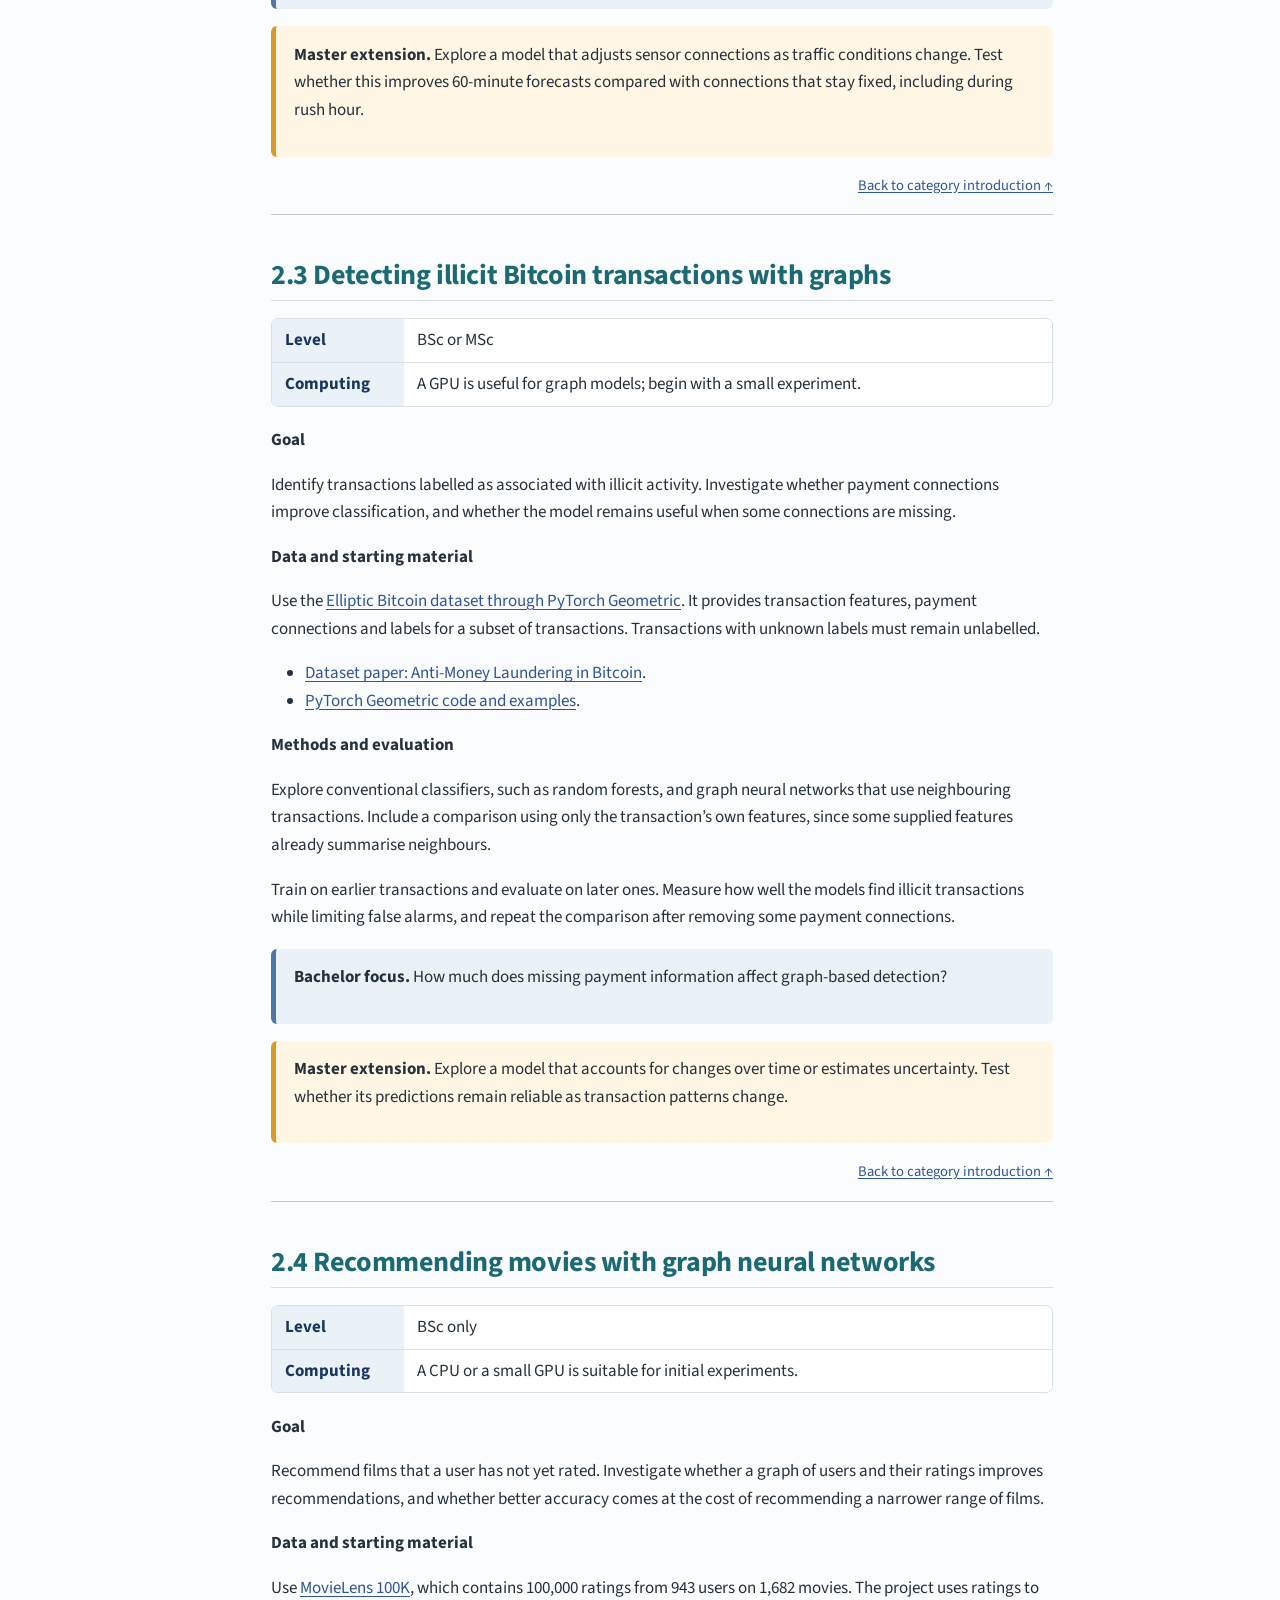
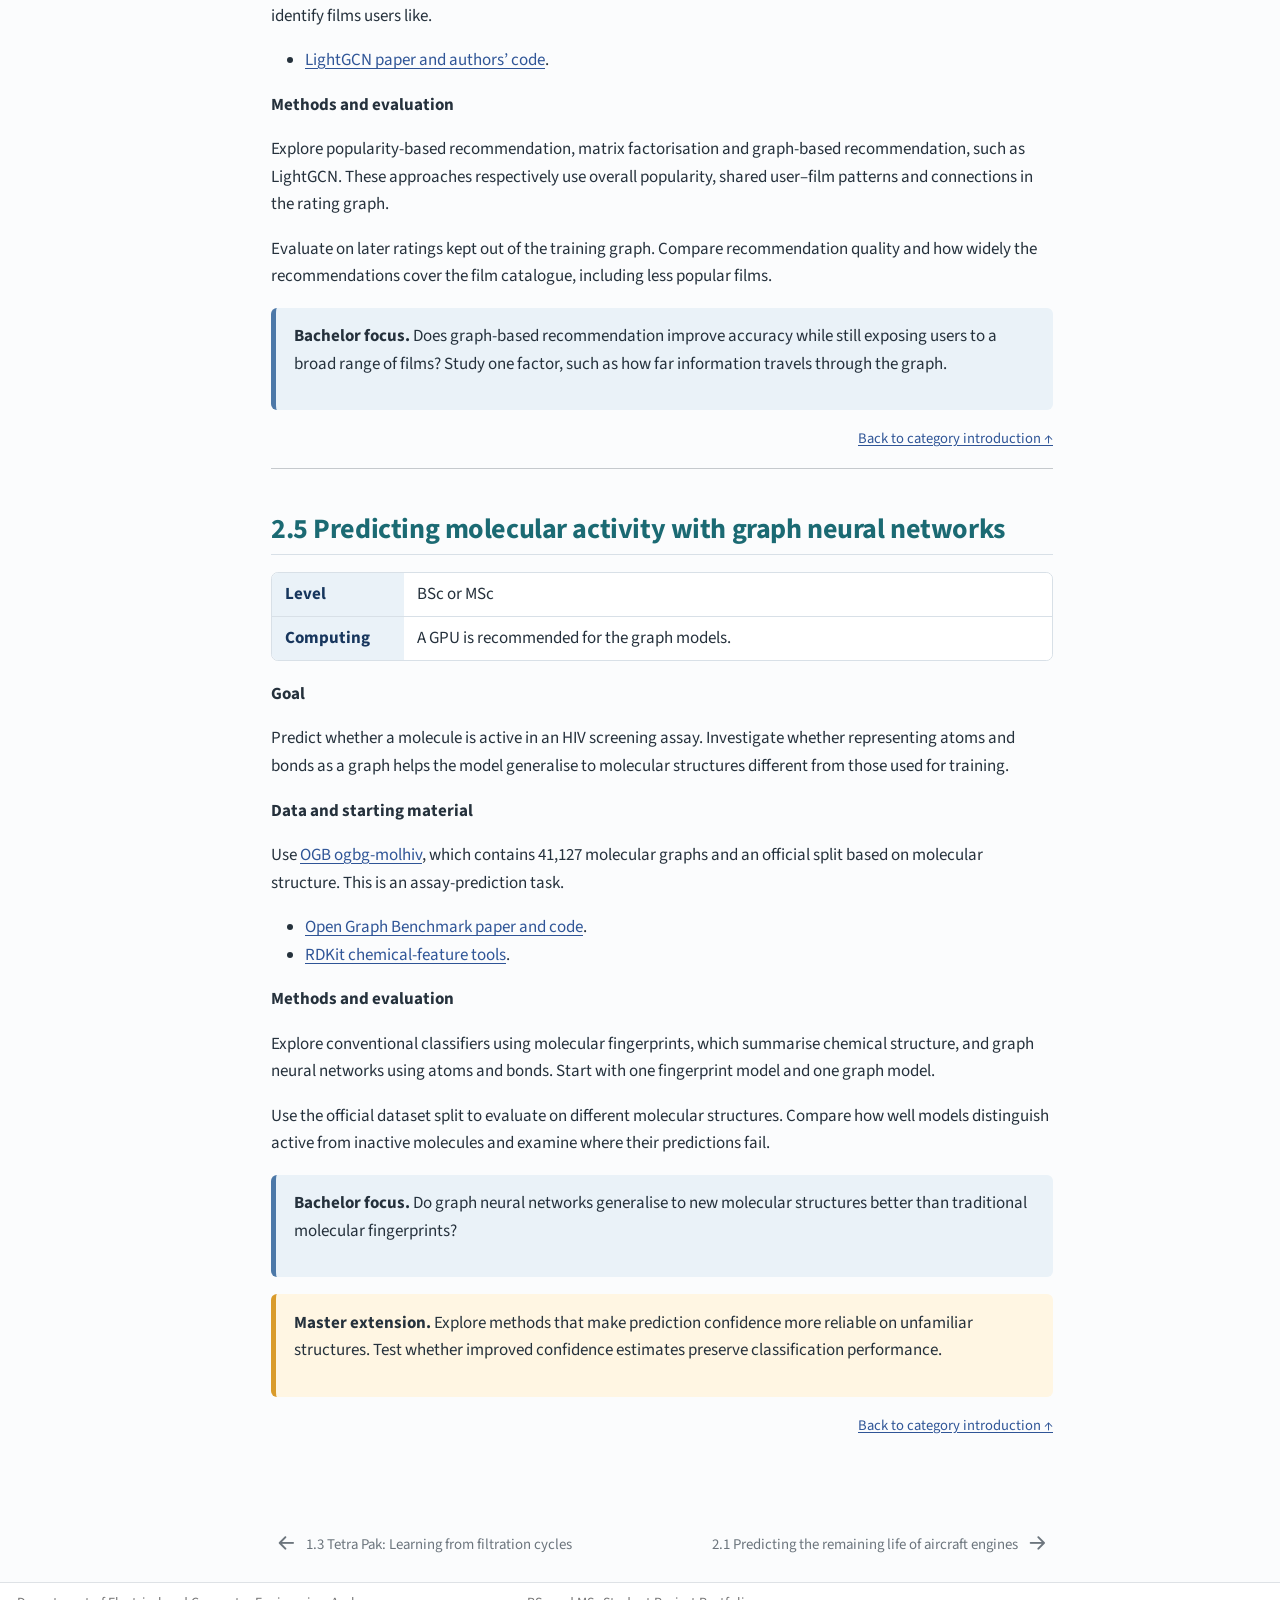
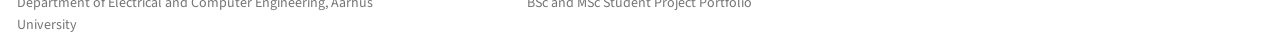
<file: graph-applications.html>
<!DOCTYPE html>
<html xmlns="http://www.w3.org/1999/xhtml" lang="en" xml:lang="en"><head>

<meta charset="utf-8">
<meta name="generator" content="quarto-1.10.18">

<meta name="viewport" content="width=device-width, initial-scale=1.0, user-scalable=yes">

<meta name="description" content="Practical graph prediction problems with public benchmarks">

<title>Category 2 GNN applications for real-world data – Student Project Portfolio</title>
<style>
/* Default styles provided by pandoc.
** See https://pandoc.org/MANUAL.html#variables-for-html for config info.
*/
span.smallcaps{font-variant: small-caps;}
div.columns{display: flex; gap: 1.5em;}
div.column{flex: auto;}
@media screen {
div.columns{gap: min(4vw, 1.5em);}
div.column{overflow-x: auto;}
}
div.hanging-indent{margin-left: 1.5em; text-indent: -1.5em;}
ul.task-list{list-style: none;}
ul.task-list li input[type="checkbox"] {
  width: 0.8em;
  margin: 0 0.8em 0.2em -1em; /* quarto-specific, see https://github.com/quarto-dev/quarto-cli/issues/4556 */ 
  vertical-align: middle;
}
</style>


<script src="site_libs/quarto-nav/quarto-nav.js"></script>
<script src="site_libs/clipboard/clipboard.min.js"></script>
<script src="site_libs/quarto-search/autocomplete.umd.js"></script>
<script src="site_libs/quarto-search/fuse.min.js"></script>
<script src="site_libs/quarto-search/quarto-search.js"></script>
<meta name="quarto:offset" content="./">
<link href="./graph-applications.qmd#project-2-1" rel="next">
<link href="./industry-partner-projects.qmd#project-1-3" rel="prev">
<script src="site_libs/quarto-html/quarto.js" type="module"></script>
<script src="site_libs/quarto-html/tabsets/tabsets.js" type="module"></script>
<script src="site_libs/quarto-html/popper.min.js"></script>
<script src="site_libs/quarto-html/tippy.umd.min.js"></script>
<script src="site_libs/quarto-html/anchor.min.js"></script>
<link href="site_libs/quarto-html/tippy.css" rel="stylesheet">
<link href="site_libs/quarto-html/quarto-syntax-highlighting-64a204ab8560d761af7679ceaba22944.css" rel="stylesheet" id="quarto-text-highlighting-styles">
<script src="site_libs/bootstrap/bootstrap.min.js"></script>
<link href="site_libs/bootstrap/bootstrap-icons.css" rel="stylesheet">
<link href="site_libs/bootstrap/bootstrap-9dd9667f83883a06eff2f7aa27cd58d6.min.css" rel="stylesheet" append-hash="true" id="quarto-bootstrap" data-mode="light">
<script id="quarto-search-options" type="application/json">{
  "location": "navbar",
  "copy-button": false,
  "collapse-after": 3,
  "panel-placement": "end",
  "type": "overlay",
  "limit": 50,
  "keyboard-shortcut": [
    "f",
    "/",
    "s"
  ],
  "language": {
    "search-no-results-text": "No results",
    "search-matching-documents-text": "matching documents",
    "search-copy-link-title": "Copy link to search",
    "search-hide-matches-text": "Hide additional matches",
    "search-more-match-text": "more match in this document",
    "search-more-matches-text": "more matches in this document",
    "search-clear-button-title": "Clear",
    "search-text-placeholder": "",
    "search-detached-cancel-button-title": "Cancel",
    "search-submit-button-title": "Submit",
    "search-label": "Search"
  }
}</script>
<style>html{ scroll-behavior: smooth; }</style>


<link rel="stylesheet" href="styles-v2.css">
</head>

<body class="nav-sidebar docked nav-fixed quarto-light">

<div id="quarto-search-results"></div>
  <header id="quarto-header" class="headroom fixed-top">
    <nav class="navbar navbar-expand-lg " data-bs-theme="dark">
      <div class="navbar-container container-fluid">
      <div class="navbar-brand-container mx-auto">
    <a class="navbar-brand" href="./index.html">
    <span class="navbar-title">Student Project Portfolio</span>
    </a>
  </div>
            <div id="quarto-search" class="" title="Search"></div>
          <button class="navbar-toggler" type="button" data-bs-toggle="collapse" data-bs-target="#navbarCollapse" aria-controls="navbarCollapse" role="menu" aria-expanded="false" aria-label="Toggle navigation" onclick="if (window.quartoToggleHeadroom) { window.quartoToggleHeadroom(); }">
  <span class="navbar-toggler-icon"></span>
</button>
          <div class="collapse navbar-collapse" id="navbarCollapse">
            <ul class="navbar-nav navbar-nav-scroll me-auto">
  <li class="nav-item">
    <a class="nav-link active" href="./index.html" aria-current="page"> 
<span class="menu-text">Home</span></a>
  </li>  
  <li class="nav-item dropdown ">
    <a class="nav-link dropdown-toggle" href="#" id="nav-menu-categories" role="link" data-bs-toggle="dropdown" aria-expanded="false">
 <span class="menu-text">Categories</span>
    </a>
    <ul class="dropdown-menu" aria-labelledby="nav-menu-categories">    
        <li>
    <a class="dropdown-item" href="./industry-partner-projects.html">
 <span class="dropdown-text">1 Industrial projects</span></a>
  </li>  
        <li>
    <a class="dropdown-item" href="./graph-applications.html">
 <span class="dropdown-text">2 GNN applications</span></a>
  </li>  
        <li>
    <a class="dropdown-item" href="./time-series-ssl.html">
 <span class="dropdown-text">3 Machine learning for time series</span></a>
  </li>  
        <li>
    <a class="dropdown-item" href="./vision-foundation-models.html">
 <span class="dropdown-text">4 Deep-learning vision models</span></a>
  </li>  
        <li>
    <a class="dropdown-item" href="./signal-processing.html">
 <span class="dropdown-text">5 Signal processing</span></a>
  </li>  
    </ul>
  </li>
  <li class="nav-item">
    <a class="nav-link" href="./selection-guidance.html"> 
<span class="menu-text">Selection guidance</span></a>
  </li>  
</ul>
          </div> <!-- /navcollapse -->
            <div class="quarto-navbar-tools">
  <a href="" class="quarto-reader-toggle quarto-navigation-tool px-1" onclick="window.quartoToggleReader(); return false;" title="Toggle reader mode">
  <div class="quarto-reader-toggle-btn">
  <i class="bi"></i>
  </div>
</a>
</div>
      </div> <!-- /container-fluid -->
    </nav>
  <nav class="quarto-secondary-nav">
    <div class="container-fluid d-flex">
      <button type="button" class="quarto-btn-toggle btn" data-bs-toggle="collapse" role="button" data-bs-target=".quarto-sidebar-collapse-item" aria-controls="quarto-sidebar" aria-expanded="false" aria-label="Toggle sidebar navigation" onclick="if (window.quartoToggleHeadroom) { window.quartoToggleHeadroom(); }">
        <i class="bi bi-layout-text-sidebar-reverse"></i>
      </button>
        <nav class="quarto-page-breadcrumbs" aria-label="breadcrumb"><ol class="breadcrumb"><li class="breadcrumb-item"><a href="./graph-applications.html">2 GNN applications</a></li></ol></nav>
        <a class="flex-grow-1" role="navigation" data-bs-toggle="collapse" data-bs-target=".quarto-sidebar-collapse-item" aria-controls="quarto-sidebar" aria-expanded="false" aria-label="Toggle sidebar navigation" onclick="if (window.quartoToggleHeadroom) { window.quartoToggleHeadroom(); }">      
        </a>
    </div>
  </nav>
</header>
<!-- content -->
<div id="quarto-content" class="quarto-container page-columns page-rows-contents page-layout-article page-navbar">
<!-- sidebar -->
  <nav id="quarto-sidebar" class="sidebar collapse collapse-horizontal quarto-sidebar-collapse-item sidebar-navigation docked overflow-auto">
    <div class="sidebar-menu-container"> 
    <ul class="list-unstyled mt-1">
        <li class="sidebar-item">
  <div class="sidebar-item-container"> 
  <a href="./index.html" class="sidebar-item-text sidebar-link">
 <span class="menu-text">Portfolio overview</span></a>
  </div>
</li>
        <li class="sidebar-item sidebar-item-section">
      <div class="sidebar-item-container"> 
            <a href="./industry-partner-projects.html" class="sidebar-item-text sidebar-link">
 <span class="menu-text">1  Industrial projects</span></a>
          <a class="sidebar-item-toggle text-start collapsed" data-bs-toggle="collapse" data-bs-target="#quarto-sidebar-section-1" role="navigation" aria-expanded="false" aria-label="Toggle section">
            <i class="bi bi-chevron-right ms-2"></i>
          </a> 
      </div>
      <ul id="quarto-sidebar-section-1" class="collapse list-unstyled sidebar-section depth1 ">  
          <li class="sidebar-item">
  <div class="sidebar-item-container"> 
  <a href="./industry-partner-projects.html#project-1-1" class="sidebar-item-text sidebar-link">
 <span class="menu-text">1.1 Siemens Gamesa: Data-driven operational state identification</span></a>
  </div>
</li>
          <li class="sidebar-item">
  <div class="sidebar-item-container"> 
  <a href="./industry-partner-projects.html#project-1-2" class="sidebar-item-text sidebar-link">
 <span class="menu-text">1.2 Siemens Gamesa: Probabilistic drivetrain configuration and kinematics</span></a>
  </div>
</li>
          <li class="sidebar-item">
  <div class="sidebar-item-container"> 
  <a href="./industry-partner-projects.html#project-1-3" class="sidebar-item-text sidebar-link">
 <span class="menu-text">1.3 Tetra Pak: Learning from filtration cycles</span></a>
  </div>
</li>
      </ul>
  </li>
        <li class="sidebar-item sidebar-item-section">
      <div class="sidebar-item-container"> 
            <a href="./graph-applications.html" class="sidebar-item-text sidebar-link active">
 <span class="menu-text">2  GNN applications</span></a>
          <a class="sidebar-item-toggle text-start" data-bs-toggle="collapse" data-bs-target="#quarto-sidebar-section-2" role="navigation" aria-expanded="true" aria-label="Toggle section">
            <i class="bi bi-chevron-right ms-2"></i>
          </a> 
      </div>
      <ul id="quarto-sidebar-section-2" class="collapse list-unstyled sidebar-section depth1 show">  
          <li class="sidebar-item">
  <div class="sidebar-item-container"> 
  <a href="./graph-applications.html#project-2-1" class="sidebar-item-text sidebar-link">
 <span class="menu-text">2.1 Predicting the remaining life of aircraft engines</span></a>
  </div>
</li>
          <li class="sidebar-item">
  <div class="sidebar-item-container"> 
  <a href="./graph-applications.html#project-2-2" class="sidebar-item-text sidebar-link">
 <span class="menu-text">2.2 Predicting traffic speed with graph neural networks</span></a>
  </div>
</li>
          <li class="sidebar-item">
  <div class="sidebar-item-container"> 
  <a href="./graph-applications.html#project-2-3" class="sidebar-item-text sidebar-link">
 <span class="menu-text">2.3 Detecting illicit Bitcoin transactions with graphs</span></a>
  </div>
</li>
          <li class="sidebar-item">
  <div class="sidebar-item-container"> 
  <a href="./graph-applications.html#project-2-4" class="sidebar-item-text sidebar-link">
 <span class="menu-text">2.4 Recommending movies with graph neural networks</span></a>
  </div>
</li>
          <li class="sidebar-item">
  <div class="sidebar-item-container"> 
  <a href="./graph-applications.html#project-2-5" class="sidebar-item-text sidebar-link">
 <span class="menu-text">2.5 Predicting molecular activity with graph neural networks</span></a>
  </div>
</li>
      </ul>
  </li>
        <li class="sidebar-item sidebar-item-section">
      <div class="sidebar-item-container"> 
            <a href="./time-series-ssl.html" class="sidebar-item-text sidebar-link">
 <span class="menu-text">3  Machine learning for time series</span></a>
          <a class="sidebar-item-toggle text-start collapsed" data-bs-toggle="collapse" data-bs-target="#quarto-sidebar-section-3" role="navigation" aria-expanded="false" aria-label="Toggle section">
            <i class="bi bi-chevron-right ms-2"></i>
          </a> 
      </div>
      <ul id="quarto-sidebar-section-3" class="collapse list-unstyled sidebar-section depth1 ">  
          <li class="sidebar-item">
  <div class="sidebar-item-container"> 
  <a href="./time-series-ssl.html#project-3-1" class="sidebar-item-text sidebar-link">
 <span class="menu-text">3.1 Recognising activities from wearable sensor data</span></a>
  </div>
</li>
          <li class="sidebar-item">
  <div class="sidebar-item-container"> 
  <a href="./time-series-ssl.html#project-3-2" class="sidebar-item-text sidebar-link">
 <span class="menu-text">3.2 Learning from ECG recordings with fewer labels or leads</span></a>
  </div>
</li>
          <li class="sidebar-item">
  <div class="sidebar-item-container"> 
  <a href="./time-series-ssl.html#project-3-3" class="sidebar-item-text sidebar-link">
 <span class="menu-text">3.3 Transferring learned representations between energy time series</span></a>
  </div>
</li>
          <li class="sidebar-item">
  <div class="sidebar-item-container"> 
  <a href="./time-series-ssl.html#project-3-4" class="sidebar-item-text sidebar-link">
 <span class="menu-text">3.4 Learning heat-pump behaviour from smart-meter data</span></a>
  </div>
</li>
          <li class="sidebar-item">
  <div class="sidebar-item-container"> 
  <a href="./time-series-ssl.html#project-3-5" class="sidebar-item-text sidebar-link">
 <span class="menu-text">3.5 Learning from graphs built from bearing vibration signals</span></a>
  </div>
</li>
          <li class="sidebar-item">
  <div class="sidebar-item-container"> 
  <a href="./time-series-ssl.html#project-3-6" class="sidebar-item-text sidebar-link">
 <span class="menu-text">3.6 Learning bearing faults with time–frequency models and Mamba</span></a>
  </div>
</li>
          <li class="sidebar-item">
  <div class="sidebar-item-container"> 
  <a href="./time-series-ssl.html#project-3-7" class="sidebar-item-text sidebar-link">
 <span class="menu-text">3.7 Using relationships between signals to improve Mamba forecasts</span></a>
  </div>
</li>
      </ul>
  </li>
        <li class="sidebar-item sidebar-item-section">
      <div class="sidebar-item-container"> 
            <a href="./vision-foundation-models.html" class="sidebar-item-text sidebar-link">
 <span class="menu-text">4  Deep-learning vision models</span></a>
          <a class="sidebar-item-toggle text-start collapsed" data-bs-toggle="collapse" data-bs-target="#quarto-sidebar-section-4" role="navigation" aria-expanded="false" aria-label="Toggle section">
            <i class="bi bi-chevron-right ms-2"></i>
          </a> 
      </div>
      <ul id="quarto-sidebar-section-4" class="collapse list-unstyled sidebar-section depth1 ">  
          <li class="sidebar-item">
  <div class="sidebar-item-container"> 
  <a href="./vision-foundation-models.html#project-4-1" class="sidebar-item-text sidebar-link">
 <span class="menu-text">4.1 Adapting DINO vision models for specialised image analysis</span></a>
  </div>
</li>
          <li class="sidebar-item">
  <div class="sidebar-item-container"> 
  <a href="./vision-foundation-models.html#project-4-3" class="sidebar-item-text sidebar-link">
 <span class="menu-text">4.3 Federated learning for medical-image denoising</span></a>
  </div>
</li>
      </ul>
  </li>
        <li class="sidebar-item sidebar-item-section">
      <div class="sidebar-item-container"> 
            <a href="./signal-processing.html" class="sidebar-item-text sidebar-link">
 <span class="menu-text">5  Signal processing</span></a>
          <a class="sidebar-item-toggle text-start collapsed" data-bs-toggle="collapse" data-bs-target="#quarto-sidebar-section-5" role="navigation" aria-expanded="false" aria-label="Toggle section">
            <i class="bi bi-chevron-right ms-2"></i>
          </a> 
      </div>
      <ul id="quarto-sidebar-section-5" class="collapse list-unstyled sidebar-section depth1 ">  
          <li class="sidebar-item">
  <div class="sidebar-item-container"> 
  <a href="./signal-processing.html#project-5-1" class="sidebar-item-text sidebar-link">
 <span class="menu-text">5.1 Learning to separate noisy multichannel signals</span></a>
  </div>
</li>
      </ul>
  </li>
        <li class="sidebar-item">
  <div class="sidebar-item-container"> 
  <a href="./selection-guidance.html" class="sidebar-item-text sidebar-link">
 <span class="menu-text">Selection guidance</span></a>
  </div>
</li>
    </ul>
    </div>
</nav>
<div id="quarto-sidebar-glass" class="quarto-sidebar-collapse-item" data-bs-toggle="collapse" data-bs-target=".quarto-sidebar-collapse-item"></div>
<!-- margin-sidebar -->
    <div id="quarto-margin-sidebar" class="sidebar margin-sidebar">
        <nav id="TOC" role="doc-toc" class="toc-active">
    <h2 id="toc-title">On this page</h2>
   
  <ul class="collapse">
  <li><a href="#learn-first-and-find-ideas" id="toc-learn-first-and-find-ideas" class="nav-link active" data-scroll-target="#learn-first-and-find-ideas">Learn first and find ideas</a></li>
  <li><a href="#projects-in-this-category" id="toc-projects-in-this-category" class="nav-link" data-scroll-target="#projects-in-this-category">Projects in this category</a></li>
  <li><a href="#project-2-1" id="toc-project-2-1" class="nav-link" data-scroll-target="#project-2-1">2.1 Predicting the remaining life of aircraft engines</a></li>
  <li><a href="#project-2-2" id="toc-project-2-2" class="nav-link" data-scroll-target="#project-2-2">2.2 Predicting traffic speed with graph neural networks</a></li>
  <li><a href="#project-2-3" id="toc-project-2-3" class="nav-link" data-scroll-target="#project-2-3">2.3 Detecting illicit Bitcoin transactions with graphs</a></li>
  <li><a href="#project-2-4" id="toc-project-2-4" class="nav-link" data-scroll-target="#project-2-4">2.4 Recommending movies with graph neural networks</a></li>
  <li><a href="#project-2-5" id="toc-project-2-5" class="nav-link" data-scroll-target="#project-2-5">2.5 Predicting molecular activity with graph neural networks</a></li>
  </ul>
</nav>
    </div>
<!-- main -->
<main class="content" id="quarto-document-content">

<header id="title-block-header" class="quarto-title-block default">
<div class="quarto-title">
<h1 class="title">Category 2 GNN applications for real-world data</h1>
</div>

<div>
  <div class="description">
    Practical graph prediction problems with public benchmarks
  </div>
</div>


<div class="quarto-title-meta">

    
  
    
  </div>
  


</header>


<p><span id="top"></span></p>
<p>A <strong>graph</strong> is a way to represent entities and the relationships between them. The entities are called <strong>nodes</strong> and their relationships are called <strong>edges</strong>. Both may carry useful information: a customer node might contain age or location, a product node might contain category and price, and an edge might record that a customer bought or rated a product. Road sensors connected by roads, transactions linked by payments and atoms connected by chemical bonds are other examples.</p>
<div class="quarto-figure quarto-figure-center">
<figure class="figure">
<p><img src="assets/customer-product-graph.svg" class="graph-example img-fluid figure-img" alt="Three customer nodes connected to three product nodes. Solid edges represent purchases and one dashed edge represents a possible recommendation."></p>
<figcaption>A small customer-product graph. Solid edges are observed purchases; the dashed edge is a possible recommendation.</figcaption>
</figure>
</div>
<p>A <strong>graph neural network (GNN)</strong> learns numerical representations, or embeddings, by combining a node’s own features with information from its neighbours. In the example, the model can use a customer’s previous purchases, the properties of products and patterns from nearby customers to score a new customer-product link. The same principle supports <strong>node classification</strong> (classify a transaction), <strong>link prediction</strong> (recommend a product), and <strong>graph-level prediction</strong> (predict a property of an entire molecule or sensor system).</p>
<p>Each project asks when relationships between entities help prediction. Students begin with one simple reference model and one graph model, then investigate the value of the graph.</p>
<section id="learn-first-and-find-ideas" class="level2">
<h2 class="anchored" data-anchor-id="learn-first-and-find-ideas">Learn first and find ideas</h2>
<ul>
<li><a href="https://distill.pub/2021/gnn-intro/">A Gentle Introduction to Graph Neural Networks</a>.</li>
<li><a href="https://web.stanford.edu/class/cs224w/projects.html">Stanford CS224W course and project guidance</a>.</li>
<li><a href="https://github.com/pyg-team/pytorch_geometric">PyTorch Geometric code and examples</a>.</li>
</ul>
</section>
<section id="projects-in-this-category" class="level2">
<h2 class="anchored" data-anchor-id="projects-in-this-category">Projects in this category</h2>
<p>Use the contents panel or the project links in the left navigation to move directly to a project.</p>
</section>
<section id="project-2-1" class="level2">
<h2 class="anchored" data-anchor-id="project-2-1">2.1 Predicting the remaining life of aircraft engines</h2>
<div class="project-meta">
<p><span class="meta-label">Level</span><span class="meta-value">BSc or MSc</span> <span class="meta-label">Computing</span><span class="meta-value">Start with a small model; a GPU can help with training.</span></p>
</div>
<p><strong>Goal</strong></p>
<p>Predict how many operating cycles remain before a simulated aircraft engine fails. Investigate whether sharing information between related sensor channels improves predictions, and how the choice of sensor connections affects the result.</p>
<p><strong>Data and starting material</strong></p>
<p>Use the FD001 subset of <a href="https://catalog.data.gov/dataset/cmapss-jet-engine-simulated-data">NASA C-MAPSS</a>, which contains simulated engine-degradation measurements from 21 sensor channels. It provides 100 training engines and 100 test engines.</p>
<ul>
<li><a href="https://arxiv.org/abs/2401.15964">Spatio-Temporal Attention GNN for Remaining Useful Life Prediction</a>.</li>
<li><a href="https://github.com/Frank-Wang-oss/GNN_RUL_Benchmarking">GNN remaining-life benchmark code</a>.</li>
</ul>
<p><strong>Methods and evaluation</strong></p>
<p>Explore time-series neural networks and spatiotemporal graph neural networks, which combine changes over time with relationships between sensors. Start with one model using sensor histories and one graph model.</p>
<p>Keep complete engines separate between training and evaluation, and measure the error in predicted remaining life. Compare meaningful sensor connections with shuffled connections and a version without information sharing.</p>
<div class="scope scope-bsc">
<p><strong>Bachelor focus.</strong> How much does the choice of connections between sensors affect remaining-life prediction?</p>
</div>
<div class="scope scope-msc">
<p><strong>Master extension.</strong> Explore a model that adjusts sensor connections as an engine ages. Test whether it handles noisy or missing sensor measurements better than fixed connections.</p>
</div>
<div class="project-back">
<a href="#top">Back to category introduction ↑</a>
</div>
<hr>
</section>
<section id="project-2-2" class="level2">
<h2 class="anchored" data-anchor-id="project-2-2">2.2 Predicting traffic speed with graph neural networks</h2>
<div class="project-meta">
<p><span class="meta-label">Level</span><span class="meta-value">BSc or MSc</span> <span class="meta-label">Computing</span><span class="meta-value">A GPU is recommended; requirements depend on the chosen model.</span></p>
</div>
<p><strong>Goal</strong></p>
<p>Predict traffic speed at road sensors <strong>15, 30 and 60 minutes ahead</strong>. Investigate whether using information from connected sensors improves predictions compared with using each sensor’s own history, and whether this becomes more useful when forecasting further ahead. Each sensor represents a location in a graph; its connections allow the model to learn how traffic conditions at different locations relate to one another.</p>
<p><strong>Data and starting material</strong></p>
<p>Use <strong>METR-LA</strong>, which contains traffic-speed measurements from 207 sensors in Los Angeles, recorded every five minutes.</p>
<ul>
<li><a href="https://github.com/liyaguang/DCRNN">Dataset access and preparation instructions</a>.</li>
<li><a href="https://github.com/nnzhan/Graph-WaveNet">Graph WaveNet paper and authors’ code</a>.</li>
</ul>
<p><strong>Methods and evaluation</strong></p>
<p>Explore simple forecasting methods, time-series neural networks and <strong>spatiotemporal graph neural networks</strong>, which learn from both changes over time and relationships between sensors. Start with a simple reference method and one graph model.</p>
<p>Evaluate predictions on later data that the models have not seen, using average prediction error at the three forecasting horizons. Compare meaningful sensor connections with shuffled connections and a version without information sharing between sensors to establish when the graph helps.</p>
<div class="scope scope-bsc">
<p><strong>Bachelor focus.</strong> Does information from connected sensors become more useful when predicting 60 minutes ahead than when predicting 15 minutes ahead?</p>
</div>
<div class="scope scope-msc">
<p><strong>Master extension.</strong> Explore a model that adjusts sensor connections as traffic conditions change. Test whether this improves 60-minute forecasts compared with connections that stay fixed, including during rush hour.</p>
</div>
<div class="project-back">
<a href="#top">Back to category introduction ↑</a>
</div>
<hr>
</section>
<section id="project-2-3" class="level2">
<h2 class="anchored" data-anchor-id="project-2-3">2.3 Detecting illicit Bitcoin transactions with graphs</h2>
<div class="project-meta">
<p><span class="meta-label">Level</span><span class="meta-value">BSc or MSc</span> <span class="meta-label">Computing</span><span class="meta-value">A GPU is useful for graph models; begin with a small experiment.</span></p>
</div>
<p><strong>Goal</strong></p>
<p>Identify transactions labelled as associated with illicit activity. Investigate whether payment connections improve classification, and whether the model remains useful when some connections are missing.</p>
<p><strong>Data and starting material</strong></p>
<p>Use the <a href="https://pytorch-geometric.readthedocs.io/en/latest/generated/torch_geometric.datasets.EllipticBitcoinDataset.html">Elliptic Bitcoin dataset through PyTorch Geometric</a>. It provides transaction features, payment connections and labels for a subset of transactions. Transactions with unknown labels must remain unlabelled.</p>
<ul>
<li><a href="https://arxiv.org/abs/1908.02591">Dataset paper: Anti-Money Laundering in Bitcoin</a>.</li>
<li><a href="https://github.com/pyg-team/pytorch_geometric">PyTorch Geometric code and examples</a>.</li>
</ul>
<p><strong>Methods and evaluation</strong></p>
<p>Explore conventional classifiers, such as random forests, and graph neural networks that use neighbouring transactions. Include a comparison using only the transaction’s own features, since some supplied features already summarise neighbours.</p>
<p>Train on earlier transactions and evaluate on later ones. Measure how well the models find illicit transactions while limiting false alarms, and repeat the comparison after removing some payment connections.</p>
<div class="scope scope-bsc">
<p><strong>Bachelor focus.</strong> How much does missing payment information affect graph-based detection?</p>
</div>
<div class="scope scope-msc">
<p><strong>Master extension.</strong> Explore a model that accounts for changes over time or estimates uncertainty. Test whether its predictions remain reliable as transaction patterns change.</p>
</div>
<div class="project-back">
<a href="#top">Back to category introduction ↑</a>
</div>
<hr>
</section>
<section id="project-2-4" class="level2">
<h2 class="anchored" data-anchor-id="project-2-4">2.4 Recommending movies with graph neural networks</h2>
<div class="project-meta">
<p><span class="meta-label">Level</span><span class="meta-value">BSc only</span> <span class="meta-label">Computing</span><span class="meta-value">A CPU or a small GPU is suitable for initial experiments.</span></p>
</div>
<p><strong>Goal</strong></p>
<p>Recommend films that a user has not yet rated. Investigate whether a graph of users and their ratings improves recommendations, and whether better accuracy comes at the cost of recommending a narrower range of films.</p>
<p><strong>Data and starting material</strong></p>
<p>Use <a href="https://grouplens.org/datasets/movielens/100k/">MovieLens 100K</a>, which contains 100,000 ratings from 943 users on 1,682 movies. The project uses ratings to identify films users like.</p>
<ul>
<li><a href="https://github.com/kuandeng/LightGCN">LightGCN paper and authors’ code</a>.</li>
</ul>
<p><strong>Methods and evaluation</strong></p>
<p>Explore popularity-based recommendation, matrix factorisation and graph-based recommendation, such as LightGCN. These approaches respectively use overall popularity, shared user–film patterns and connections in the rating graph.</p>
<p>Evaluate on later ratings kept out of the training graph. Compare recommendation quality and how widely the recommendations cover the film catalogue, including less popular films.</p>
<div class="scope scope-bsc">
<p><strong>Bachelor focus.</strong> Does graph-based recommendation improve accuracy while still exposing users to a broad range of films? Study one factor, such as how far information travels through the graph.</p>
</div>
<div class="project-back">
<a href="#top">Back to category introduction ↑</a>
</div>
<hr>
</section>
<section id="project-2-5" class="level2">
<h2 class="anchored" data-anchor-id="project-2-5">2.5 Predicting molecular activity with graph neural networks</h2>
<div class="project-meta">
<p><span class="meta-label">Level</span><span class="meta-value">BSc or MSc</span> <span class="meta-label">Computing</span><span class="meta-value">A GPU is recommended for the graph models.</span></p>
</div>
<p><strong>Goal</strong></p>
<p>Predict whether a molecule is active in an HIV screening assay. Investigate whether representing atoms and bonds as a graph helps the model generalise to molecular structures different from those used for training.</p>
<p><strong>Data and starting material</strong></p>
<p>Use <a href="https://ogb.stanford.edu/docs/graphprop/#ogbg-mol">OGB ogbg-molhiv</a>, which contains 41,127 molecular graphs and an official split based on molecular structure. This is an assay-prediction task.</p>
<ul>
<li><a href="https://github.com/snap-stanford/ogb">Open Graph Benchmark paper and code</a>.</li>
<li><a href="https://www.rdkit.org/">RDKit chemical-feature tools</a>.</li>
</ul>
<p><strong>Methods and evaluation</strong></p>
<p>Explore conventional classifiers using molecular fingerprints, which summarise chemical structure, and graph neural networks using atoms and bonds. Start with one fingerprint model and one graph model.</p>
<p>Use the official dataset split to evaluate on different molecular structures. Compare how well models distinguish active from inactive molecules and examine where their predictions fail.</p>
<div class="scope scope-bsc">
<p><strong>Bachelor focus.</strong> Do graph neural networks generalise to new molecular structures better than traditional molecular fingerprints?</p>
</div>
<div class="scope scope-msc">
<p><strong>Master extension.</strong> Explore methods that make prediction confidence more reliable on unfamiliar structures. Test whether improved confidence estimates preserve classification performance.</p>
</div>
<div class="project-back">
<a href="#top">Back to category introduction ↑</a>
</div>


</section>

<a onclick="window.scrollTo(0, 0); return false;" role="button" id="quarto-back-to-top"><i class="bi bi-arrow-up"></i> Back to top</a></main> <!-- /main -->
<script id="quarto-html-after-body" type="application/javascript">
  window.document.addEventListener("DOMContentLoaded", function (event) {
    const icon = "";
    const anchorJS = new window.AnchorJS();
    anchorJS.options = {
      placement: 'right',
      icon: icon
    };
    anchorJS.add('.anchored');
      var localhostRegex = new RegExp(/^(?:http|https):\/\/localhost\:?[0-9]*\//);
      var mailtoRegex = new RegExp(/^mailto:/);
        var filterRegex = new RegExp("https:\/\/nrehman-au\.github\.io\/Student-projects\/");
      var isInternal = (href) => {
          return filterRegex.test(href) || localhostRegex.test(href) || mailtoRegex.test(href);
      }
      // Inspect non-navigation links and adorn them if external
     var links = window.document.querySelectorAll('a[href]:not(.nav-link):not(.navbar-brand):not(.toc-action):not(.sidebar-link):not(.sidebar-item-toggle):not(.pagination-link):not(.no-external):not([aria-hidden]):not(.dropdown-item):not(.quarto-navigation-tool):not(.about-link)');
      for (var i=0; i<links.length; i++) {
        const link = links[i];
        if (!isInternal(link.href)) {
          // undo the damage that might have been done by quarto-nav.js in the case of
          // links that we want to consider external
          if (link.dataset.originalHref !== undefined) {
            link.href = link.dataset.originalHref;
          }
            // target, if specified
            link.setAttribute("target", "_blank");
            if (link.getAttribute("rel") === null) {
              link.setAttribute("rel", "noopener");
            }
        }
      }
    function tippyHover(el, contentFn, onTriggerFn, onUntriggerFn) {
      const config = {
        allowHTML: true,
        maxWidth: 500,
        delay: 100,
        arrow: false,
        appendTo: function(el) {
            return el.parentElement;
        },
        interactive: true,
        interactiveBorder: 10,
        theme: 'quarto',
        placement: 'bottom-start',
      };
      if (contentFn) {
        config.content = contentFn;
      }
      if (onTriggerFn) {
        config.onTrigger = onTriggerFn;
      }
      if (onUntriggerFn) {
        config.onUntrigger = onUntriggerFn;
      }
      window.tippy(el, config); 
    }
    const noterefs = window.document.querySelectorAll('a[role="doc-noteref"]');
    for (var i=0; i<noterefs.length; i++) {
      const ref = noterefs[i];
      tippyHover(ref, function() {
        // use id or data attribute instead here
        let href = ref.getAttribute('data-footnote-href') || ref.getAttribute('href');
        try { href = new URL(href).hash; } catch {}
        const id = href.replace(/^#\/?/, "");
        const note = window.document.getElementById(id);
        if (note) {
          return note.innerHTML;
        } else {
          return "";
        }
      });
    }
    const xrefs = window.document.querySelectorAll('a.quarto-xref');
    const processXRef = (id, note) => {
      // Strip column container classes
      const stripColumnClz = (el) => {
        el.classList.remove("page-full", "page-columns");
        if (el.children) {
          for (const child of el.children) {
            stripColumnClz(child);
          }
        }
      }
      stripColumnClz(note)
      if (id === null || id.startsWith('sec-')) {
        // Special case sections, only their first couple elements
        const container = document.createElement("div");
        if (note.children && note.children.length > 2) {
          container.appendChild(note.children[0].cloneNode(true));
          for (let i = 1; i < note.children.length; i++) {
            const child = note.children[i];
            if (child.tagName === "P" && child.innerText === "") {
              continue;
            } else {
              container.appendChild(child.cloneNode(true));
              break;
            }
          }
          if (window.Quarto?.typesetMath) {
            window.Quarto.typesetMath(container);
          }
          return container.innerHTML
        } else {
          if (window.Quarto?.typesetMath) {
            window.Quarto.typesetMath(note);
          }
          return note.innerHTML;
        }
      } else {
        // Remove any anchor links if they are present
        const anchorLink = note.querySelector('a.anchorjs-link');
        if (anchorLink) {
          anchorLink.remove();
        }
        if (window.Quarto?.typesetMath) {
          window.Quarto.typesetMath(note);
        }
        if (note.classList.contains("callout")) {
          return note.outerHTML;
        } else {
          return note.innerHTML;
        }
      }
    }
    for (var i=0; i<xrefs.length; i++) {
      const xref = xrefs[i];
      tippyHover(xref, undefined, function(instance) {
        instance.disable();
        let url = xref.getAttribute('href');
        let hash = undefined; 
        if (url.startsWith('#')) {
          hash = url;
        } else {
          try { hash = new URL(url).hash; } catch {}
        }
        if (hash) {
          const id = hash.replace(/^#\/?/, "");
          const note = window.document.getElementById(id);
          if (note !== null) {
            try {
              const html = processXRef(id, note.cloneNode(true));
              instance.setContent(html);
            } finally {
              instance.enable();
              instance.show();
            }
          } else {
            // See if we can fetch this
            fetch(url.split('#')[0])
            .then(res => res.text())
            .then(html => {
              const parser = new DOMParser();
              const htmlDoc = parser.parseFromString(html, "text/html");
              const note = htmlDoc.getElementById(id);
              if (note !== null) {
                const html = processXRef(id, note);
                instance.setContent(html);
              } 
            }).finally(() => {
              instance.enable();
              instance.show();
            });
          }
        } else {
          // See if we can fetch a full url (with no hash to target)
          // This is a special case and we should probably do some content thinning / targeting
          fetch(url)
          .then(res => res.text())
          .then(html => {
            const parser = new DOMParser();
            const htmlDoc = parser.parseFromString(html, "text/html");
            const note = htmlDoc.querySelector('main.content');
            if (note !== null) {
              // This should only happen for chapter cross references
              // (since there is no id in the URL)
              // remove the first header
              if (note.children.length > 0 && note.children[0].tagName === "HEADER") {
                note.children[0].remove();
              }
              const html = processXRef(null, note);
              instance.setContent(html);
            } 
          }).finally(() => {
            instance.enable();
            instance.show();
          });
        }
      }, function(instance) {
      });
    }
        let selectedAnnoteEl;
        const selectorForAnnotation = ( cell, annotation) => {
          let cellAttr = 'data-code-cell="' + cell + '"';
          let lineAttr = 'data-code-annotation="' +  annotation + '"';
          const selector = 'span[' + cellAttr + '][' + lineAttr + ']';
          return selector;
        }
        const selectCodeLines = (annoteEl) => {
          const doc = window.document;
          const targetCell = annoteEl.getAttribute("data-target-cell");
          const targetAnnotation = annoteEl.getAttribute("data-target-annotation");
          const annoteSpan = window.document.querySelector(selectorForAnnotation(targetCell, targetAnnotation));
          const lines = annoteSpan.getAttribute("data-code-lines").split(",");
          const lineIds = lines.map((line) => {
            return targetCell + "-" + line;
          })
          let top = null;
          let height = null;
          let parent = null;
          if (lineIds.length > 0) {
              //compute the position of the single el (top and bottom and make a div)
              const el = window.document.getElementById(lineIds[0]);
              top = el.offsetTop;
              height = el.offsetHeight;
              parent = el.parentElement.parentElement;
            if (lineIds.length > 1) {
              const lastEl = window.document.getElementById(lineIds[lineIds.length - 1]);
              const bottom = lastEl.offsetTop + lastEl.offsetHeight;
              height = bottom - top;
            }
            if (top !== null && height !== null && parent !== null) {
              // cook up a div (if necessary) and position it 
              let div = window.document.getElementById("code-annotation-line-highlight");
              if (div === null) {
                div = window.document.createElement("div");
                div.setAttribute("id", "code-annotation-line-highlight");
                div.style.position = 'absolute';
                parent.appendChild(div);
              }
              div.style.top = top - 2 + "px";
              div.style.height = height + 4 + "px";
              div.style.left = 0;
              let gutterDiv = window.document.getElementById("code-annotation-line-highlight-gutter");
              if (gutterDiv === null) {
                gutterDiv = window.document.createElement("div");
                gutterDiv.setAttribute("id", "code-annotation-line-highlight-gutter");
                gutterDiv.style.position = 'absolute';
                const codeCell = window.document.getElementById(targetCell);
                const gutter = codeCell.querySelector('.code-annotation-gutter');
                gutter.appendChild(gutterDiv);
              }
              gutterDiv.style.top = top - 2 + "px";
              gutterDiv.style.height = height + 4 + "px";
            }
            selectedAnnoteEl = annoteEl;
          }
        };
        const unselectCodeLines = () => {
          const elementsIds = ["code-annotation-line-highlight", "code-annotation-line-highlight-gutter"];
          elementsIds.forEach((elId) => {
            const div = window.document.getElementById(elId);
            if (div) {
              div.remove();
            }
          });
          selectedAnnoteEl = undefined;
        };
          // Handle positioning of the toggle
      window.addEventListener(
        "resize",
        throttle(() => {
          elRect = undefined;
          if (selectedAnnoteEl) {
            selectCodeLines(selectedAnnoteEl);
          }
        }, 10)
      );
      function throttle(fn, ms) {
      let throttle = false;
      let timer;
        return (...args) => {
          if(!throttle) { // first call gets through
              fn.apply(this, args);
              throttle = true;
          } else { // all the others get throttled
              if(timer) clearTimeout(timer); // cancel #2
              timer = setTimeout(() => {
                fn.apply(this, args);
                timer = throttle = false;
              }, ms);
          }
        };
      }
        // Attach click handler to the DT
        const annoteDls = window.document.querySelectorAll('dt[data-target-cell]');
        for (const annoteDlNode of annoteDls) {
          annoteDlNode.addEventListener('click', (event) => {
            const clickedEl = event.target;
            if (clickedEl !== selectedAnnoteEl) {
              unselectCodeLines();
              const activeEl = window.document.querySelector('dt[data-target-cell].code-annotation-active');
              if (activeEl) {
                activeEl.classList.remove('code-annotation-active');
              }
              selectCodeLines(clickedEl);
              clickedEl.classList.add('code-annotation-active');
            } else {
              // Unselect the line
              unselectCodeLines();
              clickedEl.classList.remove('code-annotation-active');
            }
          });
        }
    const findCites = (el) => {
      const parentEl = el.parentElement;
      if (parentEl) {
        const cites = parentEl.dataset.cites;
        if (cites) {
          return {
            el,
            cites: cites.split(' ')
          };
        } else {
          return findCites(el.parentElement)
        }
      } else {
        return undefined;
      }
    };
    var bibliorefs = window.document.querySelectorAll('a[role="doc-biblioref"]');
    for (var i=0; i<bibliorefs.length; i++) {
      const ref = bibliorefs[i];
      const citeInfo = findCites(ref);
      if (citeInfo) {
        tippyHover(citeInfo.el, function() {
          var popup = window.document.createElement('div');
          citeInfo.cites.forEach(function(cite) {
            var citeDiv = window.document.createElement('div');
            citeDiv.classList.add('hanging-indent');
            citeDiv.classList.add('csl-entry');
            var biblioDiv = window.document.getElementById('ref-' + cite);
            if (biblioDiv) {
              citeDiv.innerHTML = biblioDiv.innerHTML;
            }
            popup.appendChild(citeDiv);
          });
          return popup.innerHTML;
        });
      }
    }
  });
  </script>
<nav class="page-navigation">
  <div class="nav-page nav-page-previous">
      <a href="./industry-partner-projects.html#project-1-3" class="pagination-link" aria-label="1.3  Tetra Pak: Learning from filtration cycles">
        <i class="bi bi-arrow-left-short"></i> <span class="nav-page-text">1.3 Tetra Pak: Learning from filtration cycles</span>
      </a>          
  </div>
  <div class="nav-page nav-page-next">
      <a href="./graph-applications.html#project-2-1" class="pagination-link" aria-label="2.1  Predicting the remaining life of aircraft engines">
        <span class="nav-page-text">2.1 Predicting the remaining life of aircraft engines</span> <i class="bi bi-arrow-right-short"></i>
      </a>
  </div>
</nav>
</div> <!-- /content -->
<footer class="footer">
  <div class="nav-footer">
    <div class="nav-footer-left">
<p>Department of Electrical and Computer Engineering, Aarhus University</p>
</div>   
    <div class="nav-footer-center">
<p>BSc and MSc Student Project Portfolio</p>
</div>
    <div class="nav-footer-right">
      &nbsp;
    </div>
  </div>
</footer>




<script src="site_libs/quarto-html/zenscroll-min.js"></script>
</body></html>
</file>
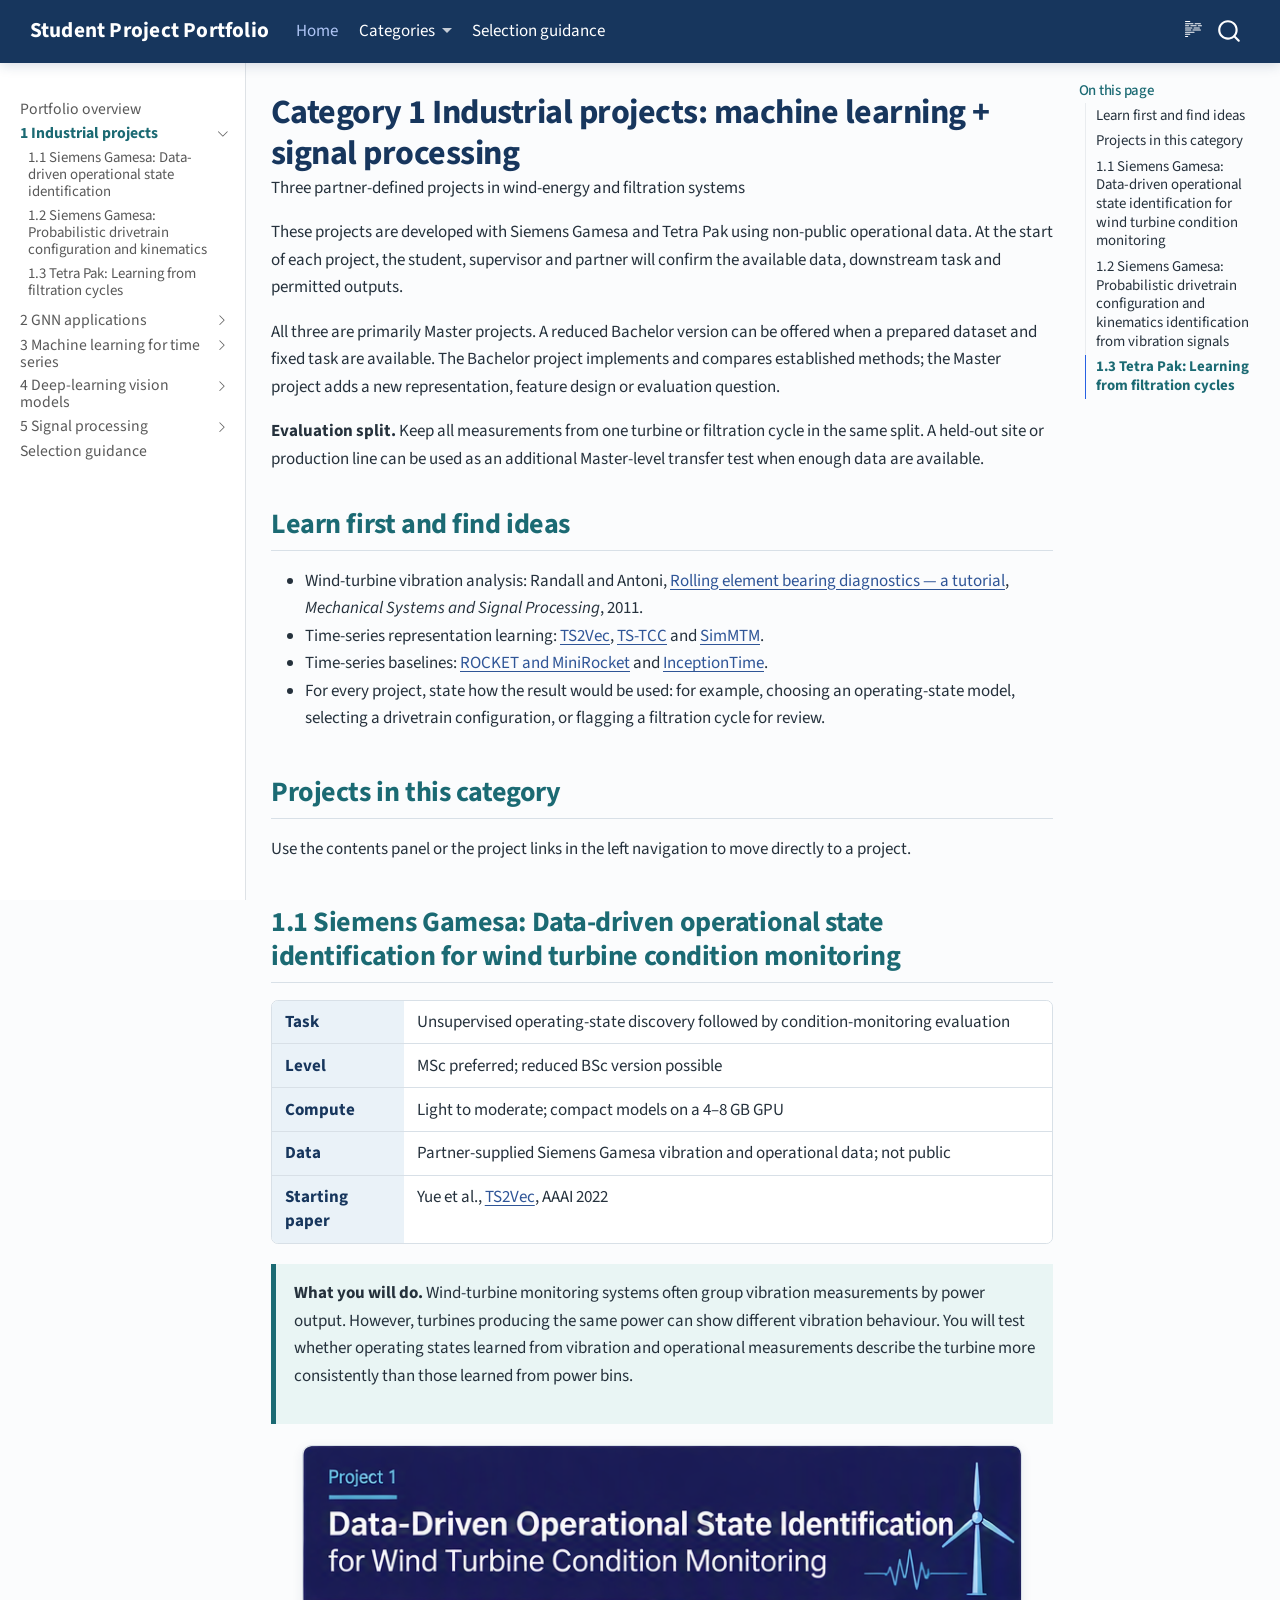
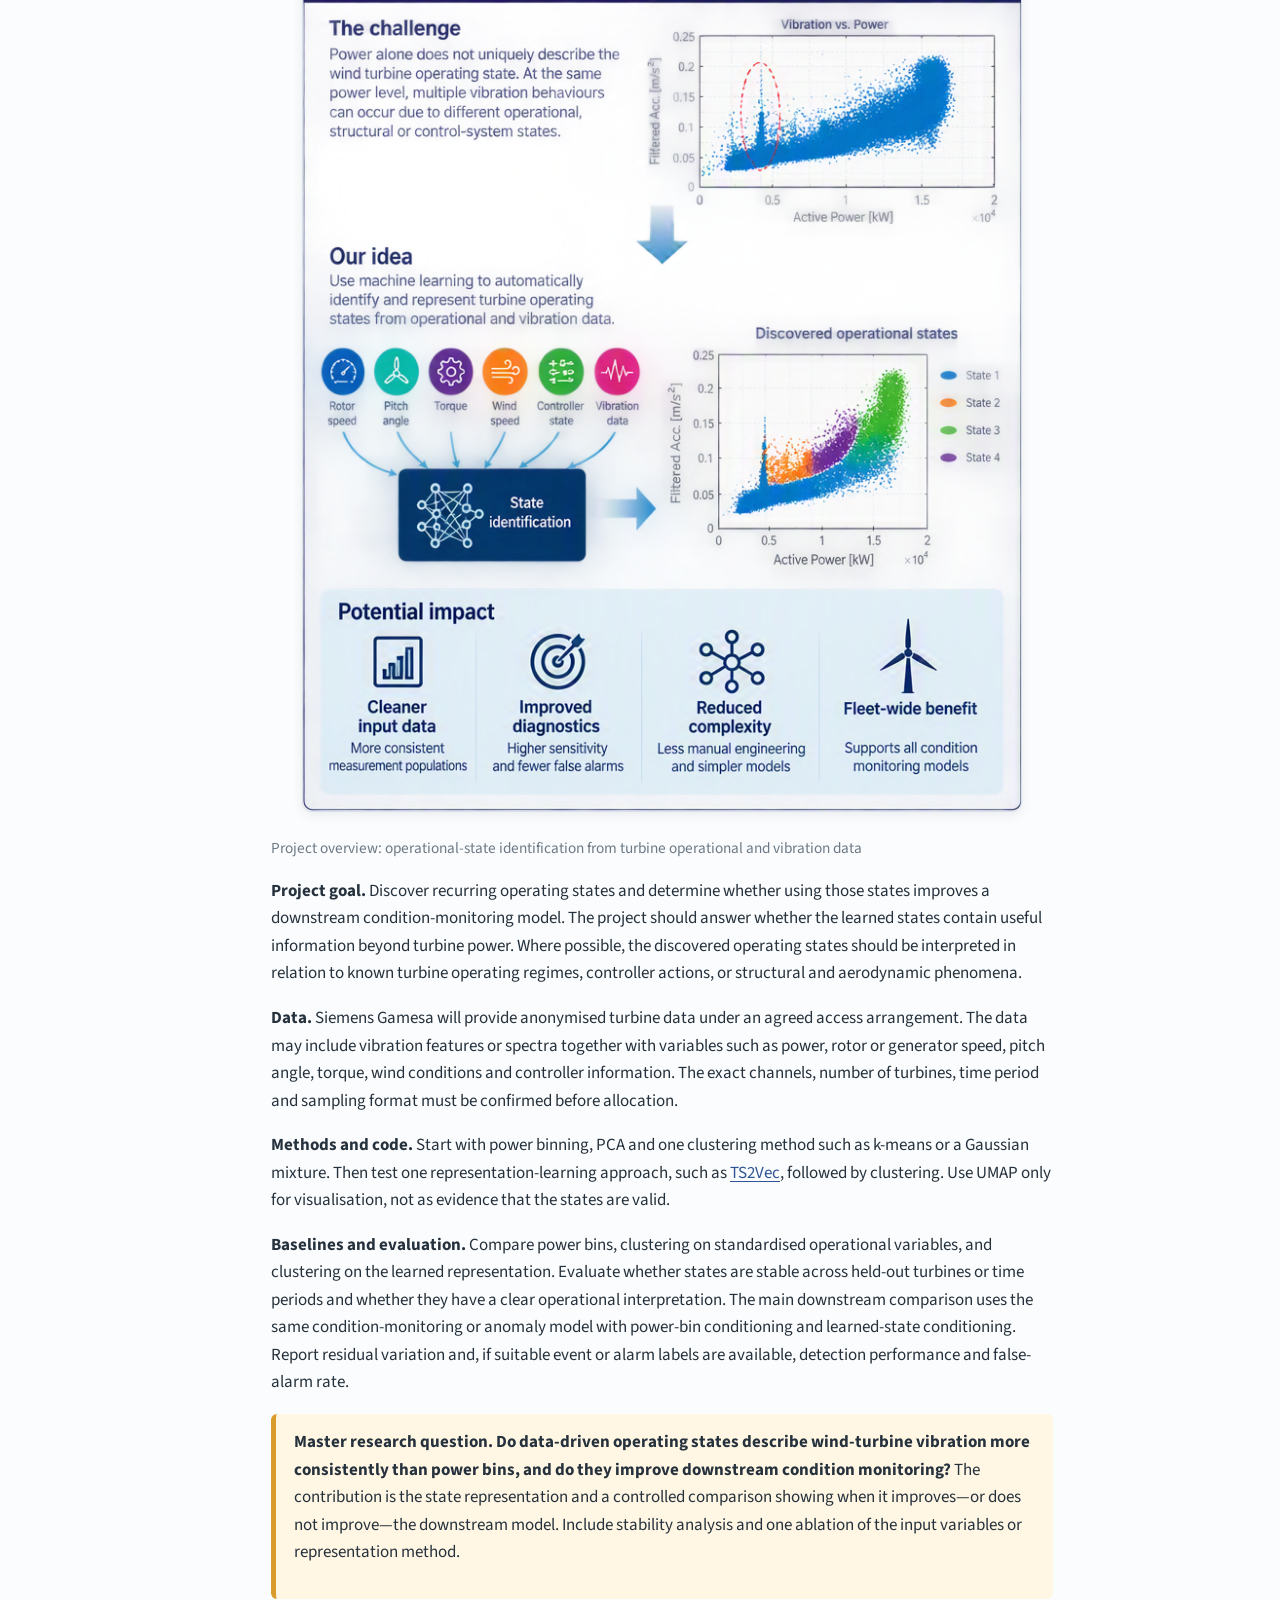
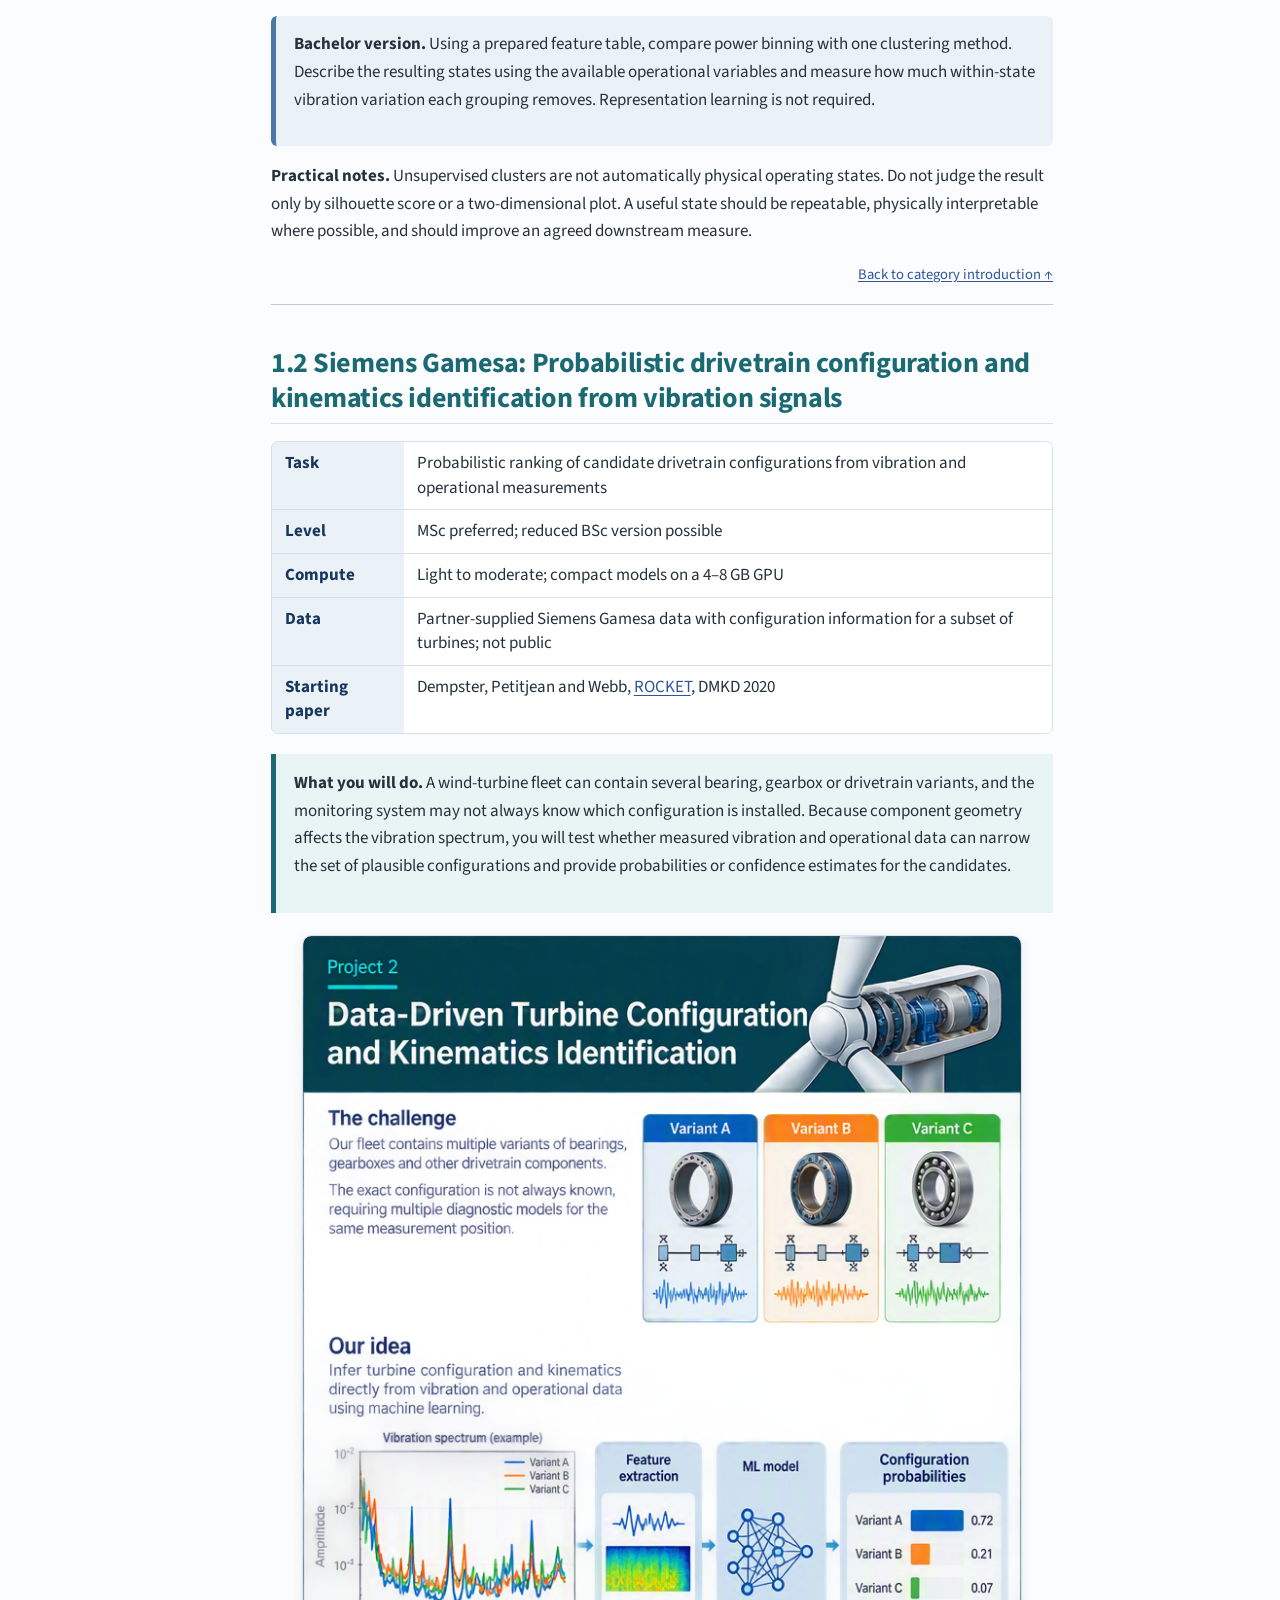
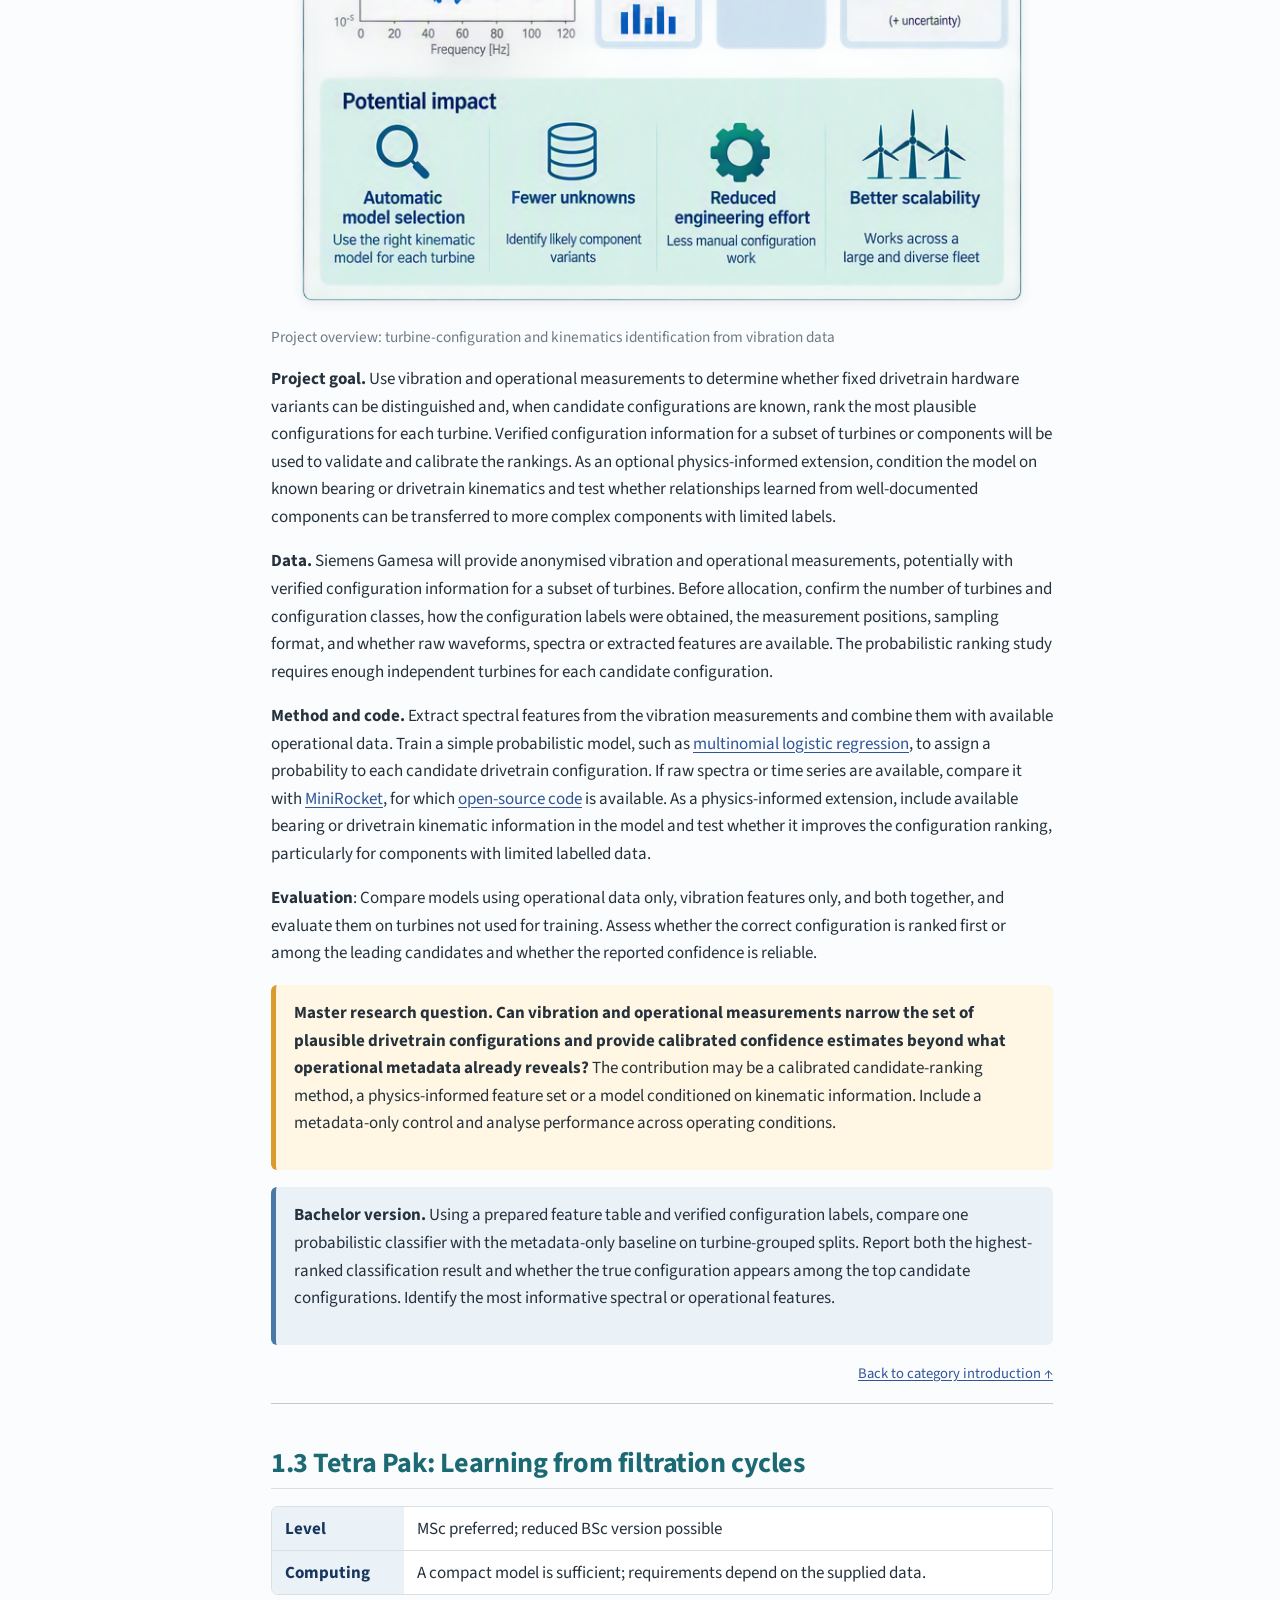
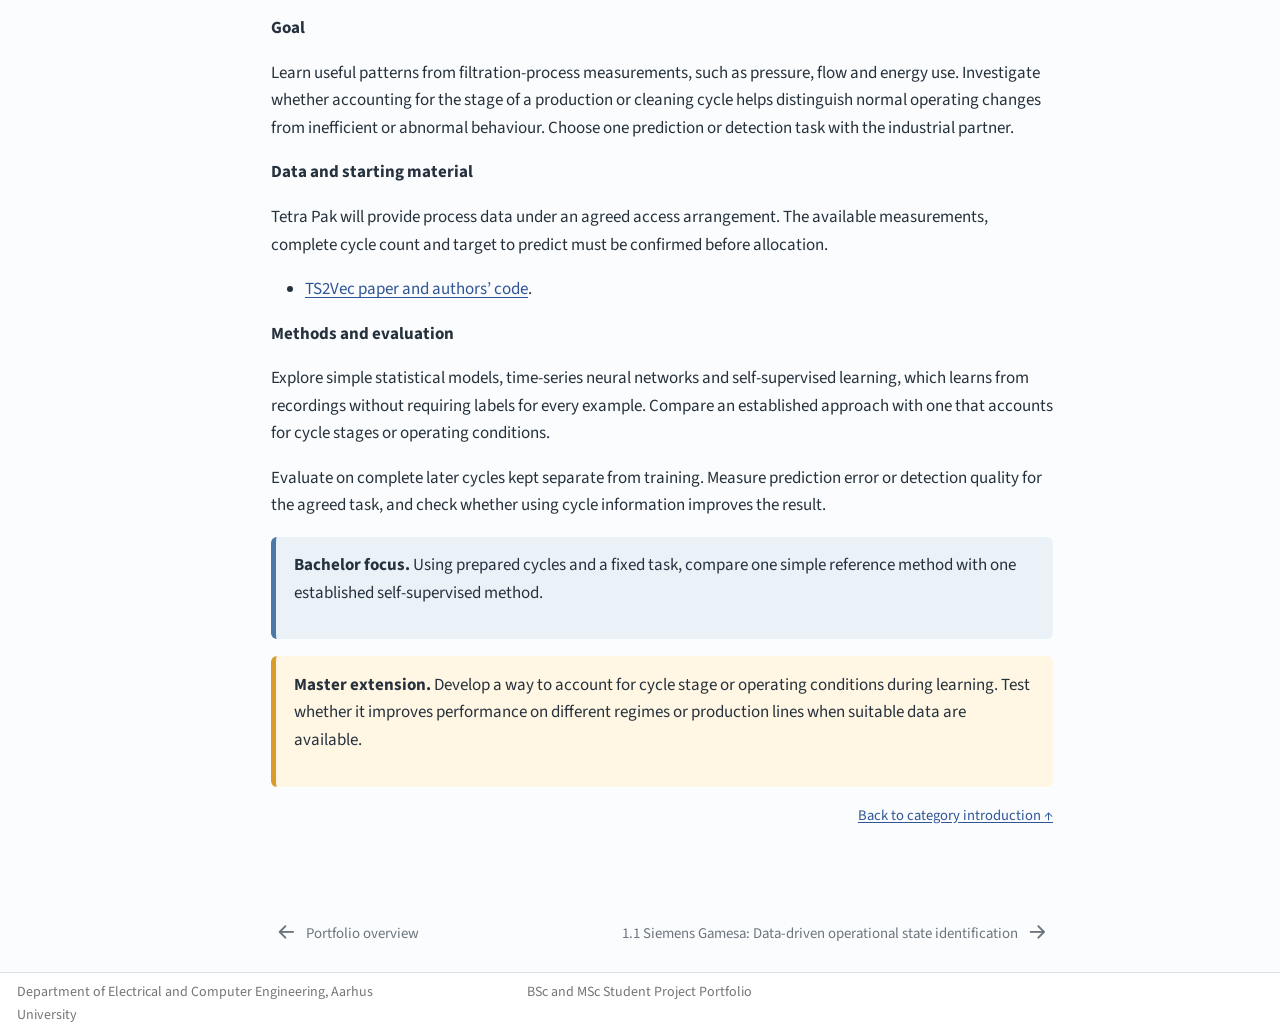
<file: industry-partner-projects.html>
<!DOCTYPE html>
<html xmlns="http://www.w3.org/1999/xhtml" lang="en" xml:lang="en"><head>

<meta charset="utf-8">
<meta name="generator" content="quarto-1.10.18">

<meta name="viewport" content="width=device-width, initial-scale=1.0, user-scalable=yes">

<meta name="description" content="Three partner-defined projects in wind-energy and filtration systems">

<title>Category 1 Industrial projects: machine learning + signal processing – Student Project Portfolio</title>
<style>
/* Default styles provided by pandoc.
** See https://pandoc.org/MANUAL.html#variables-for-html for config info.
*/
span.smallcaps{font-variant: small-caps;}
div.columns{display: flex; gap: 1.5em;}
div.column{flex: auto;}
@media screen {
div.columns{gap: min(4vw, 1.5em);}
div.column{overflow-x: auto;}
}
div.hanging-indent{margin-left: 1.5em; text-indent: -1.5em;}
ul.task-list{list-style: none;}
ul.task-list li input[type="checkbox"] {
  width: 0.8em;
  margin: 0 0.8em 0.2em -1em; /* quarto-specific, see https://github.com/quarto-dev/quarto-cli/issues/4556 */ 
  vertical-align: middle;
}
</style>


<script src="site_libs/quarto-nav/quarto-nav.js"></script>
<script src="site_libs/clipboard/clipboard.min.js"></script>
<script src="site_libs/quarto-search/autocomplete.umd.js"></script>
<script src="site_libs/quarto-search/fuse.min.js"></script>
<script src="site_libs/quarto-search/quarto-search.js"></script>
<meta name="quarto:offset" content="./">
<link href="./industry-partner-projects.qmd#project-1-1" rel="next">
<link href="./index.html" rel="prev">
<script src="site_libs/quarto-html/quarto.js" type="module"></script>
<script src="site_libs/quarto-html/tabsets/tabsets.js" type="module"></script>
<script src="site_libs/quarto-html/popper.min.js"></script>
<script src="site_libs/quarto-html/tippy.umd.min.js"></script>
<script src="site_libs/quarto-html/anchor.min.js"></script>
<link href="site_libs/quarto-html/tippy.css" rel="stylesheet">
<link href="site_libs/quarto-html/quarto-syntax-highlighting-64a204ab8560d761af7679ceaba22944.css" rel="stylesheet" id="quarto-text-highlighting-styles">
<script src="site_libs/bootstrap/bootstrap.min.js"></script>
<link href="site_libs/bootstrap/bootstrap-icons.css" rel="stylesheet">
<link href="site_libs/bootstrap/bootstrap-9dd9667f83883a06eff2f7aa27cd58d6.min.css" rel="stylesheet" append-hash="true" id="quarto-bootstrap" data-mode="light">
<script id="quarto-search-options" type="application/json">{
  "location": "navbar",
  "copy-button": false,
  "collapse-after": 3,
  "panel-placement": "end",
  "type": "overlay",
  "limit": 50,
  "keyboard-shortcut": [
    "f",
    "/",
    "s"
  ],
  "language": {
    "search-no-results-text": "No results",
    "search-matching-documents-text": "matching documents",
    "search-copy-link-title": "Copy link to search",
    "search-hide-matches-text": "Hide additional matches",
    "search-more-match-text": "more match in this document",
    "search-more-matches-text": "more matches in this document",
    "search-clear-button-title": "Clear",
    "search-text-placeholder": "",
    "search-detached-cancel-button-title": "Cancel",
    "search-submit-button-title": "Submit",
    "search-label": "Search"
  }
}</script>
<style>html{ scroll-behavior: smooth; }</style>


<link rel="stylesheet" href="styles-v2.css">
</head>

<body class="nav-sidebar docked nav-fixed quarto-light">

<div id="quarto-search-results"></div>
  <header id="quarto-header" class="headroom fixed-top">
    <nav class="navbar navbar-expand-lg " data-bs-theme="dark">
      <div class="navbar-container container-fluid">
      <div class="navbar-brand-container mx-auto">
    <a class="navbar-brand" href="./index.html">
    <span class="navbar-title">Student Project Portfolio</span>
    </a>
  </div>
            <div id="quarto-search" class="" title="Search"></div>
          <button class="navbar-toggler" type="button" data-bs-toggle="collapse" data-bs-target="#navbarCollapse" aria-controls="navbarCollapse" role="menu" aria-expanded="false" aria-label="Toggle navigation" onclick="if (window.quartoToggleHeadroom) { window.quartoToggleHeadroom(); }">
  <span class="navbar-toggler-icon"></span>
</button>
          <div class="collapse navbar-collapse" id="navbarCollapse">
            <ul class="navbar-nav navbar-nav-scroll me-auto">
  <li class="nav-item">
    <a class="nav-link active" href="./index.html" aria-current="page"> 
<span class="menu-text">Home</span></a>
  </li>  
  <li class="nav-item dropdown ">
    <a class="nav-link dropdown-toggle" href="#" id="nav-menu-categories" role="link" data-bs-toggle="dropdown" aria-expanded="false">
 <span class="menu-text">Categories</span>
    </a>
    <ul class="dropdown-menu" aria-labelledby="nav-menu-categories">    
        <li>
    <a class="dropdown-item" href="./industry-partner-projects.html">
 <span class="dropdown-text">1 Industrial projects</span></a>
  </li>  
        <li>
    <a class="dropdown-item" href="./graph-applications.html">
 <span class="dropdown-text">2 GNN applications</span></a>
  </li>  
        <li>
    <a class="dropdown-item" href="./time-series-ssl.html">
 <span class="dropdown-text">3 Machine learning for time series</span></a>
  </li>  
        <li>
    <a class="dropdown-item" href="./vision-foundation-models.html">
 <span class="dropdown-text">4 Deep-learning vision models</span></a>
  </li>  
        <li>
    <a class="dropdown-item" href="./signal-processing.html">
 <span class="dropdown-text">5 Signal processing</span></a>
  </li>  
    </ul>
  </li>
  <li class="nav-item">
    <a class="nav-link" href="./selection-guidance.html"> 
<span class="menu-text">Selection guidance</span></a>
  </li>  
</ul>
          </div> <!-- /navcollapse -->
            <div class="quarto-navbar-tools">
  <a href="" class="quarto-reader-toggle quarto-navigation-tool px-1" onclick="window.quartoToggleReader(); return false;" title="Toggle reader mode">
  <div class="quarto-reader-toggle-btn">
  <i class="bi"></i>
  </div>
</a>
</div>
      </div> <!-- /container-fluid -->
    </nav>
  <nav class="quarto-secondary-nav">
    <div class="container-fluid d-flex">
      <button type="button" class="quarto-btn-toggle btn" data-bs-toggle="collapse" role="button" data-bs-target=".quarto-sidebar-collapse-item" aria-controls="quarto-sidebar" aria-expanded="false" aria-label="Toggle sidebar navigation" onclick="if (window.quartoToggleHeadroom) { window.quartoToggleHeadroom(); }">
        <i class="bi bi-layout-text-sidebar-reverse"></i>
      </button>
        <nav class="quarto-page-breadcrumbs" aria-label="breadcrumb"><ol class="breadcrumb"><li class="breadcrumb-item"><a href="./industry-partner-projects.html">1 Industrial projects</a></li></ol></nav>
        <a class="flex-grow-1" role="navigation" data-bs-toggle="collapse" data-bs-target=".quarto-sidebar-collapse-item" aria-controls="quarto-sidebar" aria-expanded="false" aria-label="Toggle sidebar navigation" onclick="if (window.quartoToggleHeadroom) { window.quartoToggleHeadroom(); }">      
        </a>
    </div>
  </nav>
</header>
<!-- content -->
<div id="quarto-content" class="quarto-container page-columns page-rows-contents page-layout-article page-navbar">
<!-- sidebar -->
  <nav id="quarto-sidebar" class="sidebar collapse collapse-horizontal quarto-sidebar-collapse-item sidebar-navigation docked overflow-auto">
    <div class="sidebar-menu-container"> 
    <ul class="list-unstyled mt-1">
        <li class="sidebar-item">
  <div class="sidebar-item-container"> 
  <a href="./index.html" class="sidebar-item-text sidebar-link">
 <span class="menu-text">Portfolio overview</span></a>
  </div>
</li>
        <li class="sidebar-item sidebar-item-section">
      <div class="sidebar-item-container"> 
            <a href="./industry-partner-projects.html" class="sidebar-item-text sidebar-link active">
 <span class="menu-text">1  Industrial projects</span></a>
          <a class="sidebar-item-toggle text-start" data-bs-toggle="collapse" data-bs-target="#quarto-sidebar-section-1" role="navigation" aria-expanded="true" aria-label="Toggle section">
            <i class="bi bi-chevron-right ms-2"></i>
          </a> 
      </div>
      <ul id="quarto-sidebar-section-1" class="collapse list-unstyled sidebar-section depth1 show">  
          <li class="sidebar-item">
  <div class="sidebar-item-container"> 
  <a href="./industry-partner-projects.html#project-1-1" class="sidebar-item-text sidebar-link">
 <span class="menu-text">1.1 Siemens Gamesa: Data-driven operational state identification</span></a>
  </div>
</li>
          <li class="sidebar-item">
  <div class="sidebar-item-container"> 
  <a href="./industry-partner-projects.html#project-1-2" class="sidebar-item-text sidebar-link">
 <span class="menu-text">1.2 Siemens Gamesa: Probabilistic drivetrain configuration and kinematics</span></a>
  </div>
</li>
          <li class="sidebar-item">
  <div class="sidebar-item-container"> 
  <a href="./industry-partner-projects.html#project-1-3" class="sidebar-item-text sidebar-link">
 <span class="menu-text">1.3 Tetra Pak: Learning from filtration cycles</span></a>
  </div>
</li>
      </ul>
  </li>
        <li class="sidebar-item sidebar-item-section">
      <div class="sidebar-item-container"> 
            <a href="./graph-applications.html" class="sidebar-item-text sidebar-link">
 <span class="menu-text">2  GNN applications</span></a>
          <a class="sidebar-item-toggle text-start collapsed" data-bs-toggle="collapse" data-bs-target="#quarto-sidebar-section-2" role="navigation" aria-expanded="false" aria-label="Toggle section">
            <i class="bi bi-chevron-right ms-2"></i>
          </a> 
      </div>
      <ul id="quarto-sidebar-section-2" class="collapse list-unstyled sidebar-section depth1 ">  
          <li class="sidebar-item">
  <div class="sidebar-item-container"> 
  <a href="./graph-applications.html#project-2-1" class="sidebar-item-text sidebar-link">
 <span class="menu-text">2.1 Predicting the remaining life of aircraft engines</span></a>
  </div>
</li>
          <li class="sidebar-item">
  <div class="sidebar-item-container"> 
  <a href="./graph-applications.html#project-2-2" class="sidebar-item-text sidebar-link">
 <span class="menu-text">2.2 Predicting traffic speed with graph neural networks</span></a>
  </div>
</li>
          <li class="sidebar-item">
  <div class="sidebar-item-container"> 
  <a href="./graph-applications.html#project-2-3" class="sidebar-item-text sidebar-link">
 <span class="menu-text">2.3 Detecting illicit Bitcoin transactions with graphs</span></a>
  </div>
</li>
          <li class="sidebar-item">
  <div class="sidebar-item-container"> 
  <a href="./graph-applications.html#project-2-4" class="sidebar-item-text sidebar-link">
 <span class="menu-text">2.4 Recommending movies with graph neural networks</span></a>
  </div>
</li>
          <li class="sidebar-item">
  <div class="sidebar-item-container"> 
  <a href="./graph-applications.html#project-2-5" class="sidebar-item-text sidebar-link">
 <span class="menu-text">2.5 Predicting molecular activity with graph neural networks</span></a>
  </div>
</li>
      </ul>
  </li>
        <li class="sidebar-item sidebar-item-section">
      <div class="sidebar-item-container"> 
            <a href="./time-series-ssl.html" class="sidebar-item-text sidebar-link">
 <span class="menu-text">3  Machine learning for time series</span></a>
          <a class="sidebar-item-toggle text-start collapsed" data-bs-toggle="collapse" data-bs-target="#quarto-sidebar-section-3" role="navigation" aria-expanded="false" aria-label="Toggle section">
            <i class="bi bi-chevron-right ms-2"></i>
          </a> 
      </div>
      <ul id="quarto-sidebar-section-3" class="collapse list-unstyled sidebar-section depth1 ">  
          <li class="sidebar-item">
  <div class="sidebar-item-container"> 
  <a href="./time-series-ssl.html#project-3-1" class="sidebar-item-text sidebar-link">
 <span class="menu-text">3.1 Recognising activities from wearable sensor data</span></a>
  </div>
</li>
          <li class="sidebar-item">
  <div class="sidebar-item-container"> 
  <a href="./time-series-ssl.html#project-3-2" class="sidebar-item-text sidebar-link">
 <span class="menu-text">3.2 Learning from ECG recordings with fewer labels or leads</span></a>
  </div>
</li>
          <li class="sidebar-item">
  <div class="sidebar-item-container"> 
  <a href="./time-series-ssl.html#project-3-3" class="sidebar-item-text sidebar-link">
 <span class="menu-text">3.3 Transferring learned representations between energy time series</span></a>
  </div>
</li>
          <li class="sidebar-item">
  <div class="sidebar-item-container"> 
  <a href="./time-series-ssl.html#project-3-4" class="sidebar-item-text sidebar-link">
 <span class="menu-text">3.4 Learning heat-pump behaviour from smart-meter data</span></a>
  </div>
</li>
          <li class="sidebar-item">
  <div class="sidebar-item-container"> 
  <a href="./time-series-ssl.html#project-3-5" class="sidebar-item-text sidebar-link">
 <span class="menu-text">3.5 Learning from graphs built from bearing vibration signals</span></a>
  </div>
</li>
          <li class="sidebar-item">
  <div class="sidebar-item-container"> 
  <a href="./time-series-ssl.html#project-3-6" class="sidebar-item-text sidebar-link">
 <span class="menu-text">3.6 Learning bearing faults with time–frequency models and Mamba</span></a>
  </div>
</li>
          <li class="sidebar-item">
  <div class="sidebar-item-container"> 
  <a href="./time-series-ssl.html#project-3-7" class="sidebar-item-text sidebar-link">
 <span class="menu-text">3.7 Using relationships between signals to improve Mamba forecasts</span></a>
  </div>
</li>
      </ul>
  </li>
        <li class="sidebar-item sidebar-item-section">
      <div class="sidebar-item-container"> 
            <a href="./vision-foundation-models.html" class="sidebar-item-text sidebar-link">
 <span class="menu-text">4  Deep-learning vision models</span></a>
          <a class="sidebar-item-toggle text-start collapsed" data-bs-toggle="collapse" data-bs-target="#quarto-sidebar-section-4" role="navigation" aria-expanded="false" aria-label="Toggle section">
            <i class="bi bi-chevron-right ms-2"></i>
          </a> 
      </div>
      <ul id="quarto-sidebar-section-4" class="collapse list-unstyled sidebar-section depth1 ">  
          <li class="sidebar-item">
  <div class="sidebar-item-container"> 
  <a href="./vision-foundation-models.html#project-4-1" class="sidebar-item-text sidebar-link">
 <span class="menu-text">4.1 Adapting DINO vision models for specialised image analysis</span></a>
  </div>
</li>
          <li class="sidebar-item">
  <div class="sidebar-item-container"> 
  <a href="./vision-foundation-models.html#project-4-3" class="sidebar-item-text sidebar-link">
 <span class="menu-text">4.3 Federated learning for medical-image denoising</span></a>
  </div>
</li>
      </ul>
  </li>
        <li class="sidebar-item sidebar-item-section">
      <div class="sidebar-item-container"> 
            <a href="./signal-processing.html" class="sidebar-item-text sidebar-link">
 <span class="menu-text">5  Signal processing</span></a>
          <a class="sidebar-item-toggle text-start collapsed" data-bs-toggle="collapse" data-bs-target="#quarto-sidebar-section-5" role="navigation" aria-expanded="false" aria-label="Toggle section">
            <i class="bi bi-chevron-right ms-2"></i>
          </a> 
      </div>
      <ul id="quarto-sidebar-section-5" class="collapse list-unstyled sidebar-section depth1 ">  
          <li class="sidebar-item">
  <div class="sidebar-item-container"> 
  <a href="./signal-processing.html#project-5-1" class="sidebar-item-text sidebar-link">
 <span class="menu-text">5.1 Learning to separate noisy multichannel signals</span></a>
  </div>
</li>
      </ul>
  </li>
        <li class="sidebar-item">
  <div class="sidebar-item-container"> 
  <a href="./selection-guidance.html" class="sidebar-item-text sidebar-link">
 <span class="menu-text">Selection guidance</span></a>
  </div>
</li>
    </ul>
    </div>
</nav>
<div id="quarto-sidebar-glass" class="quarto-sidebar-collapse-item" data-bs-toggle="collapse" data-bs-target=".quarto-sidebar-collapse-item"></div>
<!-- margin-sidebar -->
    <div id="quarto-margin-sidebar" class="sidebar margin-sidebar">
        <nav id="TOC" role="doc-toc" class="toc-active">
    <h2 id="toc-title">On this page</h2>
   
  <ul class="collapse">
  <li><a href="#learn-first-and-find-ideas" id="toc-learn-first-and-find-ideas" class="nav-link active" data-scroll-target="#learn-first-and-find-ideas">Learn first and find ideas</a></li>
  <li><a href="#projects-in-this-category" id="toc-projects-in-this-category" class="nav-link" data-scroll-target="#projects-in-this-category">Projects in this category</a></li>
  <li><a href="#project-1-1" id="toc-project-1-1" class="nav-link" data-scroll-target="#project-1-1">1.1 Siemens Gamesa: Data-driven operational state identification for wind turbine condition monitoring</a></li>
  <li><a href="#project-1-2" id="toc-project-1-2" class="nav-link" data-scroll-target="#project-1-2">1.2 Siemens Gamesa: Probabilistic drivetrain configuration and kinematics identification from vibration signals</a></li>
  <li><a href="#project-1-3" id="toc-project-1-3" class="nav-link" data-scroll-target="#project-1-3">1.3 Tetra Pak: Learning from filtration cycles</a></li>
  </ul>
</nav>
    </div>
<!-- main -->
<main class="content" id="quarto-document-content">

<header id="title-block-header" class="quarto-title-block default">
<div class="quarto-title">
<h1 class="title">Category 1 Industrial projects: machine learning + signal processing</h1>
</div>

<div>
  <div class="description">
    Three partner-defined projects in wind-energy and filtration systems
  </div>
</div>


<div class="quarto-title-meta">

    
  
    
  </div>
  


</header>


<p><span id="top"></span></p>
<p>These projects are developed with Siemens Gamesa and Tetra Pak using non-public operational data. At the start of each project, the student, supervisor and partner will confirm the available data, downstream task and permitted outputs.</p>
<p>All three are primarily Master projects. A reduced Bachelor version can be offered when a prepared dataset and fixed task are available. The Bachelor project implements and compares established methods; the Master project adds a new representation, feature design or evaluation question.</p>
<p><strong>Evaluation split.</strong> Keep all measurements from one turbine or filtration cycle in the same split. A held-out site or production line can be used as an additional Master-level transfer test when enough data are available.</p>
<section id="learn-first-and-find-ideas" class="level2">
<h2 class="anchored" data-anchor-id="learn-first-and-find-ideas">Learn first and find ideas</h2>
<ul>
<li>Wind-turbine vibration analysis: Randall and Antoni, <a href="https://doi.org/10.1016/j.ymssp.2010.07.017">Rolling element bearing diagnostics — a tutorial</a>, <em>Mechanical Systems and Signal Processing</em>, 2011.</li>
<li>Time-series representation learning: <a href="https://github.com/zhihanyue/ts2vec">TS2Vec</a>, <a href="https://github.com/emadeldeen24/TS-TCC">TS-TCC</a> and <a href="https://github.com/thuml/SimMTM">SimMTM</a>.</li>
<li>Time-series baselines: <a href="https://github.com/angus924/rocket">ROCKET and MiniRocket</a> and <a href="https://github.com/hfawaz/InceptionTime">InceptionTime</a>.</li>
<li>For every project, state how the result would be used: for example, choosing an operating-state model, selecting a drivetrain configuration, or flagging a filtration cycle for review.</li>
</ul>
</section>
<section id="projects-in-this-category" class="level2">
<h2 class="anchored" data-anchor-id="projects-in-this-category">Projects in this category</h2>
<p>Use the contents panel or the project links in the left navigation to move directly to a project.</p>
</section>
<section id="project-1-1" class="level2">
<h2 class="anchored" data-anchor-id="project-1-1">1.1 Siemens Gamesa: Data-driven operational state identification for wind turbine condition monitoring</h2>
<div class="project-meta">
<p><span class="meta-label">Task</span><span class="meta-value">Unsupervised operating-state discovery followed by condition-monitoring evaluation</span> <span class="meta-label">Level</span><span class="meta-value">MSc preferred; reduced BSc version possible</span> <span class="meta-label">Compute</span><span class="meta-value">Light to moderate; compact models on a 4–8 GB GPU</span> <span class="meta-label">Data</span><span class="meta-value">Partner-supplied Siemens Gamesa vibration and operational data; not public</span> <span class="meta-label">Starting paper</span><span class="meta-value">Yue et al., <a href="https://arxiv.org/abs/2106.10466">TS2Vec</a>, AAAI 2022</span></p>
</div>
<div class="project-intro">
<p><strong>What you will do.</strong> Wind-turbine monitoring systems often group vibration measurements by power output. However, turbines producing the same power can show different vibration behaviour. You will test whether operating states learned from vibration and operational measurements describe the turbine more consistently than those learned from power bins.</p>
</div>
<div class="quarto-figure quarto-figure-center">
<figure class="figure">
<p><img src="assets/industry/siemens-project-1.png" class="industry-project-figure img-fluid figure-img" loading="lazy"></p>
<figcaption>Project overview: operational-state identification from turbine operational and vibration data</figcaption>
</figure>
</div>
<p><strong>Project goal.</strong> Discover recurring operating states and determine whether using those states improves a downstream condition-monitoring model. The project should answer whether the learned states contain useful information beyond turbine power. Where possible, the discovered operating states should be interpreted in relation to known turbine operating regimes, controller actions, or structural and aerodynamic phenomena.</p>
<p><strong>Data.</strong> Siemens Gamesa will provide anonymised turbine data under an agreed access arrangement. The data may include vibration features or spectra together with variables such as power, rotor or generator speed, pitch angle, torque, wind conditions and controller information. The exact channels, number of turbines, time period and sampling format must be confirmed before allocation.</p>
<p><strong>Methods and code.</strong> Start with power binning, PCA and one clustering method such as k-means or a Gaussian mixture. Then test one representation-learning approach, such as <a href="https://github.com/zhihanyue/ts2vec">TS2Vec</a>, followed by clustering. Use UMAP only for visualisation, not as evidence that the states are valid.</p>
<p><strong>Baselines and evaluation.</strong> Compare power bins, clustering on standardised operational variables, and clustering on the learned representation. Evaluate whether states are stable across held-out turbines or time periods and whether they have a clear operational interpretation. The main downstream comparison uses the same condition-monitoring or anomaly model with power-bin conditioning and learned-state conditioning. Report residual variation and, if suitable event or alarm labels are available, detection performance and false-alarm rate.</p>
<div class="scope scope-msc">
<p><strong>Master research question.</strong> <strong>Do data-driven operating states describe wind-turbine vibration more consistently than power bins, and do they improve downstream condition monitoring?</strong> The contribution is the state representation and a controlled comparison showing when it improves—or does not improve—the downstream model. Include stability analysis and one ablation of the input variables or representation method.</p>
</div>
<div class="scope scope-bsc">
<p><strong>Bachelor version.</strong> Using a prepared feature table, compare power binning with one clustering method. Describe the resulting states using the available operational variables and measure how much within-state vibration variation each grouping removes. Representation learning is not required.</p>
</div>
<p><strong>Practical notes.</strong> Unsupervised clusters are not automatically physical operating states. Do not judge the result only by silhouette score or a two-dimensional plot. A useful state should be repeatable, physically interpretable where possible, and should improve an agreed downstream measure.</p>
<div class="project-back">
<a href="#top">Back to category introduction ↑</a>
</div>
<hr>
</section>
<section id="project-1-2" class="level2">
<h2 class="anchored" data-anchor-id="project-1-2">1.2 Siemens Gamesa: Probabilistic drivetrain configuration and kinematics identification from vibration signals</h2>
<div class="project-meta">
<p><span class="meta-label">Task</span><span class="meta-value">Probabilistic ranking of candidate drivetrain configurations from vibration and operational measurements</span> <span class="meta-label">Level</span><span class="meta-value">MSc preferred; reduced BSc version possible</span> <span class="meta-label">Compute</span><span class="meta-value">Light to moderate; compact models on a 4–8 GB GPU</span> <span class="meta-label">Data</span><span class="meta-value">Partner-supplied Siemens Gamesa data with configuration information for a subset of turbines; not public</span> <span class="meta-label">Starting paper</span><span class="meta-value">Dempster, Petitjean and Webb, <a href="https://arxiv.org/abs/1910.13051">ROCKET</a>, DMKD 2020</span></p>
</div>
<div class="project-intro">
<p><strong>What you will do.</strong> A wind-turbine fleet can contain several bearing, gearbox or drivetrain variants, and the monitoring system may not always know which configuration is installed. Because component geometry affects the vibration spectrum, you will test whether measured vibration and operational data can narrow the set of plausible configurations and provide probabilities or confidence estimates for the candidates.</p>
</div>
<div class="quarto-figure quarto-figure-center">
<figure class="figure">
<p><img src="assets/industry/siemens-project-2.png" class="industry-project-figure img-fluid figure-img" loading="lazy"></p>
<figcaption>Project overview: turbine-configuration and kinematics identification from vibration data</figcaption>
</figure>
</div>
<p><strong>Project goal.</strong> Use vibration and operational measurements to determine whether fixed drivetrain hardware variants can be distinguished and, when candidate configurations are known, rank the most plausible configurations for each turbine. Verified configuration information for a subset of turbines or components will be used to validate and calibrate the rankings. As an optional physics-informed extension, condition the model on known bearing or drivetrain kinematics and test whether relationships learned from well-documented components can be transferred to more complex components with limited labels.</p>
<p><strong>Data.</strong> Siemens Gamesa will provide anonymised vibration and operational measurements, potentially with verified configuration information for a subset of turbines. Before allocation, confirm the number of turbines and configuration classes, how the configuration labels were obtained, the measurement positions, sampling format, and whether raw waveforms, spectra or extracted features are available. The probabilistic ranking study requires enough independent turbines for each candidate configuration.</p>
<p><strong>Method and code.</strong> Extract spectral features from the vibration measurements and combine them with available operational data. Train a simple probabilistic model, such as <a href="https://scikit-learn.org/stable/modules/generated/sklearn.linear_model.LogisticRegression.html">multinomial logistic regression</a>, to assign a probability to each candidate drivetrain configuration. If raw spectra or time series are available, compare it with <a href="https://arxiv.org/abs/2012.08791">MiniRocket</a>, for which <a href="https://github.com/angus924/minirocket">open-source code</a> is available. As a physics-informed extension, include available bearing or drivetrain kinematic information in the model and test whether it improves the configuration ranking, particularly for components with limited labelled data.</p>
<p><strong>Evaluation</strong>: Compare models using operational data only, vibration features only, and both together, and evaluate them on turbines not used for training. Assess whether the correct configuration is ranked first or among the leading candidates and whether the reported confidence is reliable.</p>
<div class="scope scope-msc">
<p><strong>Master research question.</strong> <strong>Can vibration and operational measurements narrow the set of plausible drivetrain configurations and provide calibrated confidence estimates beyond what operational metadata already reveals?</strong> The contribution may be a calibrated candidate-ranking method, a physics-informed feature set or a model conditioned on kinematic information. Include a metadata-only control and analyse performance across operating conditions.</p>
</div>
<div class="scope scope-bsc">
<p><strong>Bachelor version.</strong> Using a prepared feature table and verified configuration labels, compare one probabilistic classifier with the metadata-only baseline on turbine-grouped splits. Report both the highest-ranked classification result and whether the true configuration appears among the top candidate configurations. Identify the most informative spectral or operational features.</p>
</div>
<div class="project-back">
<a href="#top">Back to category introduction ↑</a>
</div>
<hr>
</section>
<section id="project-1-3" class="level2">
<h2 class="anchored" data-anchor-id="project-1-3">1.3 Tetra Pak: Learning from filtration cycles</h2>
<div class="project-meta">
<p><span class="meta-label">Level</span><span class="meta-value">MSc preferred; reduced BSc version possible</span> <span class="meta-label">Computing</span><span class="meta-value">A compact model is sufficient; requirements depend on the supplied data.</span></p>
</div>
<p><strong>Goal</strong></p>
<p>Learn useful patterns from filtration-process measurements, such as pressure, flow and energy use. Investigate whether accounting for the stage of a production or cleaning cycle helps distinguish normal operating changes from inefficient or abnormal behaviour. Choose one prediction or detection task with the industrial partner.</p>
<p><strong>Data and starting material</strong></p>
<p>Tetra Pak will provide process data under an agreed access arrangement. The available measurements, complete cycle count and target to predict must be confirmed before allocation.</p>
<ul>
<li><a href="https://github.com/zhihanyue/ts2vec">TS2Vec paper and authors’ code</a>.</li>
</ul>
<p><strong>Methods and evaluation</strong></p>
<p>Explore simple statistical models, time-series neural networks and self-supervised learning, which learns from recordings without requiring labels for every example. Compare an established approach with one that accounts for cycle stages or operating conditions.</p>
<p>Evaluate on complete later cycles kept separate from training. Measure prediction error or detection quality for the agreed task, and check whether using cycle information improves the result.</p>
<div class="scope scope-bsc">
<p><strong>Bachelor focus.</strong> Using prepared cycles and a fixed task, compare one simple reference method with one established self-supervised method.</p>
</div>
<div class="scope scope-msc">
<p><strong>Master extension.</strong> Develop a way to account for cycle stage or operating conditions during learning. Test whether it improves performance on different regimes or production lines when suitable data are available.</p>
</div>
<div class="project-back">
<a href="#top">Back to category introduction ↑</a>
</div>


</section>

<a onclick="window.scrollTo(0, 0); return false;" role="button" id="quarto-back-to-top"><i class="bi bi-arrow-up"></i> Back to top</a></main> <!-- /main -->
<script id="quarto-html-after-body" type="application/javascript">
  window.document.addEventListener("DOMContentLoaded", function (event) {
    const icon = "";
    const anchorJS = new window.AnchorJS();
    anchorJS.options = {
      placement: 'right',
      icon: icon
    };
    anchorJS.add('.anchored');
      var localhostRegex = new RegExp(/^(?:http|https):\/\/localhost\:?[0-9]*\//);
      var mailtoRegex = new RegExp(/^mailto:/);
        var filterRegex = new RegExp("https:\/\/nrehman-au\.github\.io\/Student-projects\/");
      var isInternal = (href) => {
          return filterRegex.test(href) || localhostRegex.test(href) || mailtoRegex.test(href);
      }
      // Inspect non-navigation links and adorn them if external
     var links = window.document.querySelectorAll('a[href]:not(.nav-link):not(.navbar-brand):not(.toc-action):not(.sidebar-link):not(.sidebar-item-toggle):not(.pagination-link):not(.no-external):not([aria-hidden]):not(.dropdown-item):not(.quarto-navigation-tool):not(.about-link)');
      for (var i=0; i<links.length; i++) {
        const link = links[i];
        if (!isInternal(link.href)) {
          // undo the damage that might have been done by quarto-nav.js in the case of
          // links that we want to consider external
          if (link.dataset.originalHref !== undefined) {
            link.href = link.dataset.originalHref;
          }
            // target, if specified
            link.setAttribute("target", "_blank");
            if (link.getAttribute("rel") === null) {
              link.setAttribute("rel", "noopener");
            }
        }
      }
    function tippyHover(el, contentFn, onTriggerFn, onUntriggerFn) {
      const config = {
        allowHTML: true,
        maxWidth: 500,
        delay: 100,
        arrow: false,
        appendTo: function(el) {
            return el.parentElement;
        },
        interactive: true,
        interactiveBorder: 10,
        theme: 'quarto',
        placement: 'bottom-start',
      };
      if (contentFn) {
        config.content = contentFn;
      }
      if (onTriggerFn) {
        config.onTrigger = onTriggerFn;
      }
      if (onUntriggerFn) {
        config.onUntrigger = onUntriggerFn;
      }
      window.tippy(el, config); 
    }
    const noterefs = window.document.querySelectorAll('a[role="doc-noteref"]');
    for (var i=0; i<noterefs.length; i++) {
      const ref = noterefs[i];
      tippyHover(ref, function() {
        // use id or data attribute instead here
        let href = ref.getAttribute('data-footnote-href') || ref.getAttribute('href');
        try { href = new URL(href).hash; } catch {}
        const id = href.replace(/^#\/?/, "");
        const note = window.document.getElementById(id);
        if (note) {
          return note.innerHTML;
        } else {
          return "";
        }
      });
    }
    const xrefs = window.document.querySelectorAll('a.quarto-xref');
    const processXRef = (id, note) => {
      // Strip column container classes
      const stripColumnClz = (el) => {
        el.classList.remove("page-full", "page-columns");
        if (el.children) {
          for (const child of el.children) {
            stripColumnClz(child);
          }
        }
      }
      stripColumnClz(note)
      if (id === null || id.startsWith('sec-')) {
        // Special case sections, only their first couple elements
        const container = document.createElement("div");
        if (note.children && note.children.length > 2) {
          container.appendChild(note.children[0].cloneNode(true));
          for (let i = 1; i < note.children.length; i++) {
            const child = note.children[i];
            if (child.tagName === "P" && child.innerText === "") {
              continue;
            } else {
              container.appendChild(child.cloneNode(true));
              break;
            }
          }
          if (window.Quarto?.typesetMath) {
            window.Quarto.typesetMath(container);
          }
          return container.innerHTML
        } else {
          if (window.Quarto?.typesetMath) {
            window.Quarto.typesetMath(note);
          }
          return note.innerHTML;
        }
      } else {
        // Remove any anchor links if they are present
        const anchorLink = note.querySelector('a.anchorjs-link');
        if (anchorLink) {
          anchorLink.remove();
        }
        if (window.Quarto?.typesetMath) {
          window.Quarto.typesetMath(note);
        }
        if (note.classList.contains("callout")) {
          return note.outerHTML;
        } else {
          return note.innerHTML;
        }
      }
    }
    for (var i=0; i<xrefs.length; i++) {
      const xref = xrefs[i];
      tippyHover(xref, undefined, function(instance) {
        instance.disable();
        let url = xref.getAttribute('href');
        let hash = undefined; 
        if (url.startsWith('#')) {
          hash = url;
        } else {
          try { hash = new URL(url).hash; } catch {}
        }
        if (hash) {
          const id = hash.replace(/^#\/?/, "");
          const note = window.document.getElementById(id);
          if (note !== null) {
            try {
              const html = processXRef(id, note.cloneNode(true));
              instance.setContent(html);
            } finally {
              instance.enable();
              instance.show();
            }
          } else {
            // See if we can fetch this
            fetch(url.split('#')[0])
            .then(res => res.text())
            .then(html => {
              const parser = new DOMParser();
              const htmlDoc = parser.parseFromString(html, "text/html");
              const note = htmlDoc.getElementById(id);
              if (note !== null) {
                const html = processXRef(id, note);
                instance.setContent(html);
              } 
            }).finally(() => {
              instance.enable();
              instance.show();
            });
          }
        } else {
          // See if we can fetch a full url (with no hash to target)
          // This is a special case and we should probably do some content thinning / targeting
          fetch(url)
          .then(res => res.text())
          .then(html => {
            const parser = new DOMParser();
            const htmlDoc = parser.parseFromString(html, "text/html");
            const note = htmlDoc.querySelector('main.content');
            if (note !== null) {
              // This should only happen for chapter cross references
              // (since there is no id in the URL)
              // remove the first header
              if (note.children.length > 0 && note.children[0].tagName === "HEADER") {
                note.children[0].remove();
              }
              const html = processXRef(null, note);
              instance.setContent(html);
            } 
          }).finally(() => {
            instance.enable();
            instance.show();
          });
        }
      }, function(instance) {
      });
    }
        let selectedAnnoteEl;
        const selectorForAnnotation = ( cell, annotation) => {
          let cellAttr = 'data-code-cell="' + cell + '"';
          let lineAttr = 'data-code-annotation="' +  annotation + '"';
          const selector = 'span[' + cellAttr + '][' + lineAttr + ']';
          return selector;
        }
        const selectCodeLines = (annoteEl) => {
          const doc = window.document;
          const targetCell = annoteEl.getAttribute("data-target-cell");
          const targetAnnotation = annoteEl.getAttribute("data-target-annotation");
          const annoteSpan = window.document.querySelector(selectorForAnnotation(targetCell, targetAnnotation));
          const lines = annoteSpan.getAttribute("data-code-lines").split(",");
          const lineIds = lines.map((line) => {
            return targetCell + "-" + line;
          })
          let top = null;
          let height = null;
          let parent = null;
          if (lineIds.length > 0) {
              //compute the position of the single el (top and bottom and make a div)
              const el = window.document.getElementById(lineIds[0]);
              top = el.offsetTop;
              height = el.offsetHeight;
              parent = el.parentElement.parentElement;
            if (lineIds.length > 1) {
              const lastEl = window.document.getElementById(lineIds[lineIds.length - 1]);
              const bottom = lastEl.offsetTop + lastEl.offsetHeight;
              height = bottom - top;
            }
            if (top !== null && height !== null && parent !== null) {
              // cook up a div (if necessary) and position it 
              let div = window.document.getElementById("code-annotation-line-highlight");
              if (div === null) {
                div = window.document.createElement("div");
                div.setAttribute("id", "code-annotation-line-highlight");
                div.style.position = 'absolute';
                parent.appendChild(div);
              }
              div.style.top = top - 2 + "px";
              div.style.height = height + 4 + "px";
              div.style.left = 0;
              let gutterDiv = window.document.getElementById("code-annotation-line-highlight-gutter");
              if (gutterDiv === null) {
                gutterDiv = window.document.createElement("div");
                gutterDiv.setAttribute("id", "code-annotation-line-highlight-gutter");
                gutterDiv.style.position = 'absolute';
                const codeCell = window.document.getElementById(targetCell);
                const gutter = codeCell.querySelector('.code-annotation-gutter');
                gutter.appendChild(gutterDiv);
              }
              gutterDiv.style.top = top - 2 + "px";
              gutterDiv.style.height = height + 4 + "px";
            }
            selectedAnnoteEl = annoteEl;
          }
        };
        const unselectCodeLines = () => {
          const elementsIds = ["code-annotation-line-highlight", "code-annotation-line-highlight-gutter"];
          elementsIds.forEach((elId) => {
            const div = window.document.getElementById(elId);
            if (div) {
              div.remove();
            }
          });
          selectedAnnoteEl = undefined;
        };
          // Handle positioning of the toggle
      window.addEventListener(
        "resize",
        throttle(() => {
          elRect = undefined;
          if (selectedAnnoteEl) {
            selectCodeLines(selectedAnnoteEl);
          }
        }, 10)
      );
      function throttle(fn, ms) {
      let throttle = false;
      let timer;
        return (...args) => {
          if(!throttle) { // first call gets through
              fn.apply(this, args);
              throttle = true;
          } else { // all the others get throttled
              if(timer) clearTimeout(timer); // cancel #2
              timer = setTimeout(() => {
                fn.apply(this, args);
                timer = throttle = false;
              }, ms);
          }
        };
      }
        // Attach click handler to the DT
        const annoteDls = window.document.querySelectorAll('dt[data-target-cell]');
        for (const annoteDlNode of annoteDls) {
          annoteDlNode.addEventListener('click', (event) => {
            const clickedEl = event.target;
            if (clickedEl !== selectedAnnoteEl) {
              unselectCodeLines();
              const activeEl = window.document.querySelector('dt[data-target-cell].code-annotation-active');
              if (activeEl) {
                activeEl.classList.remove('code-annotation-active');
              }
              selectCodeLines(clickedEl);
              clickedEl.classList.add('code-annotation-active');
            } else {
              // Unselect the line
              unselectCodeLines();
              clickedEl.classList.remove('code-annotation-active');
            }
          });
        }
    const findCites = (el) => {
      const parentEl = el.parentElement;
      if (parentEl) {
        const cites = parentEl.dataset.cites;
        if (cites) {
          return {
            el,
            cites: cites.split(' ')
          };
        } else {
          return findCites(el.parentElement)
        }
      } else {
        return undefined;
      }
    };
    var bibliorefs = window.document.querySelectorAll('a[role="doc-biblioref"]');
    for (var i=0; i<bibliorefs.length; i++) {
      const ref = bibliorefs[i];
      const citeInfo = findCites(ref);
      if (citeInfo) {
        tippyHover(citeInfo.el, function() {
          var popup = window.document.createElement('div');
          citeInfo.cites.forEach(function(cite) {
            var citeDiv = window.document.createElement('div');
            citeDiv.classList.add('hanging-indent');
            citeDiv.classList.add('csl-entry');
            var biblioDiv = window.document.getElementById('ref-' + cite);
            if (biblioDiv) {
              citeDiv.innerHTML = biblioDiv.innerHTML;
            }
            popup.appendChild(citeDiv);
          });
          return popup.innerHTML;
        });
      }
    }
  });
  </script>
<nav class="page-navigation">
  <div class="nav-page nav-page-previous">
      <a href="./index.html" class="pagination-link" aria-label="Portfolio overview">
        <i class="bi bi-arrow-left-short"></i> <span class="nav-page-text">Portfolio overview</span>
      </a>          
  </div>
  <div class="nav-page nav-page-next">
      <a href="./industry-partner-projects.html#project-1-1" class="pagination-link" aria-label="1.1  Siemens Gamesa: Data-driven operational state identification">
        <span class="nav-page-text">1.1 Siemens Gamesa: Data-driven operational state identification</span> <i class="bi bi-arrow-right-short"></i>
      </a>
  </div>
</nav>
</div> <!-- /content -->
<footer class="footer">
  <div class="nav-footer">
    <div class="nav-footer-left">
<p>Department of Electrical and Computer Engineering, Aarhus University</p>
</div>   
    <div class="nav-footer-center">
<p>BSc and MSc Student Project Portfolio</p>
</div>
    <div class="nav-footer-right">
      &nbsp;
    </div>
  </div>
</footer>




<script src="site_libs/quarto-html/zenscroll-min.js"></script>
</body></html>
</file>
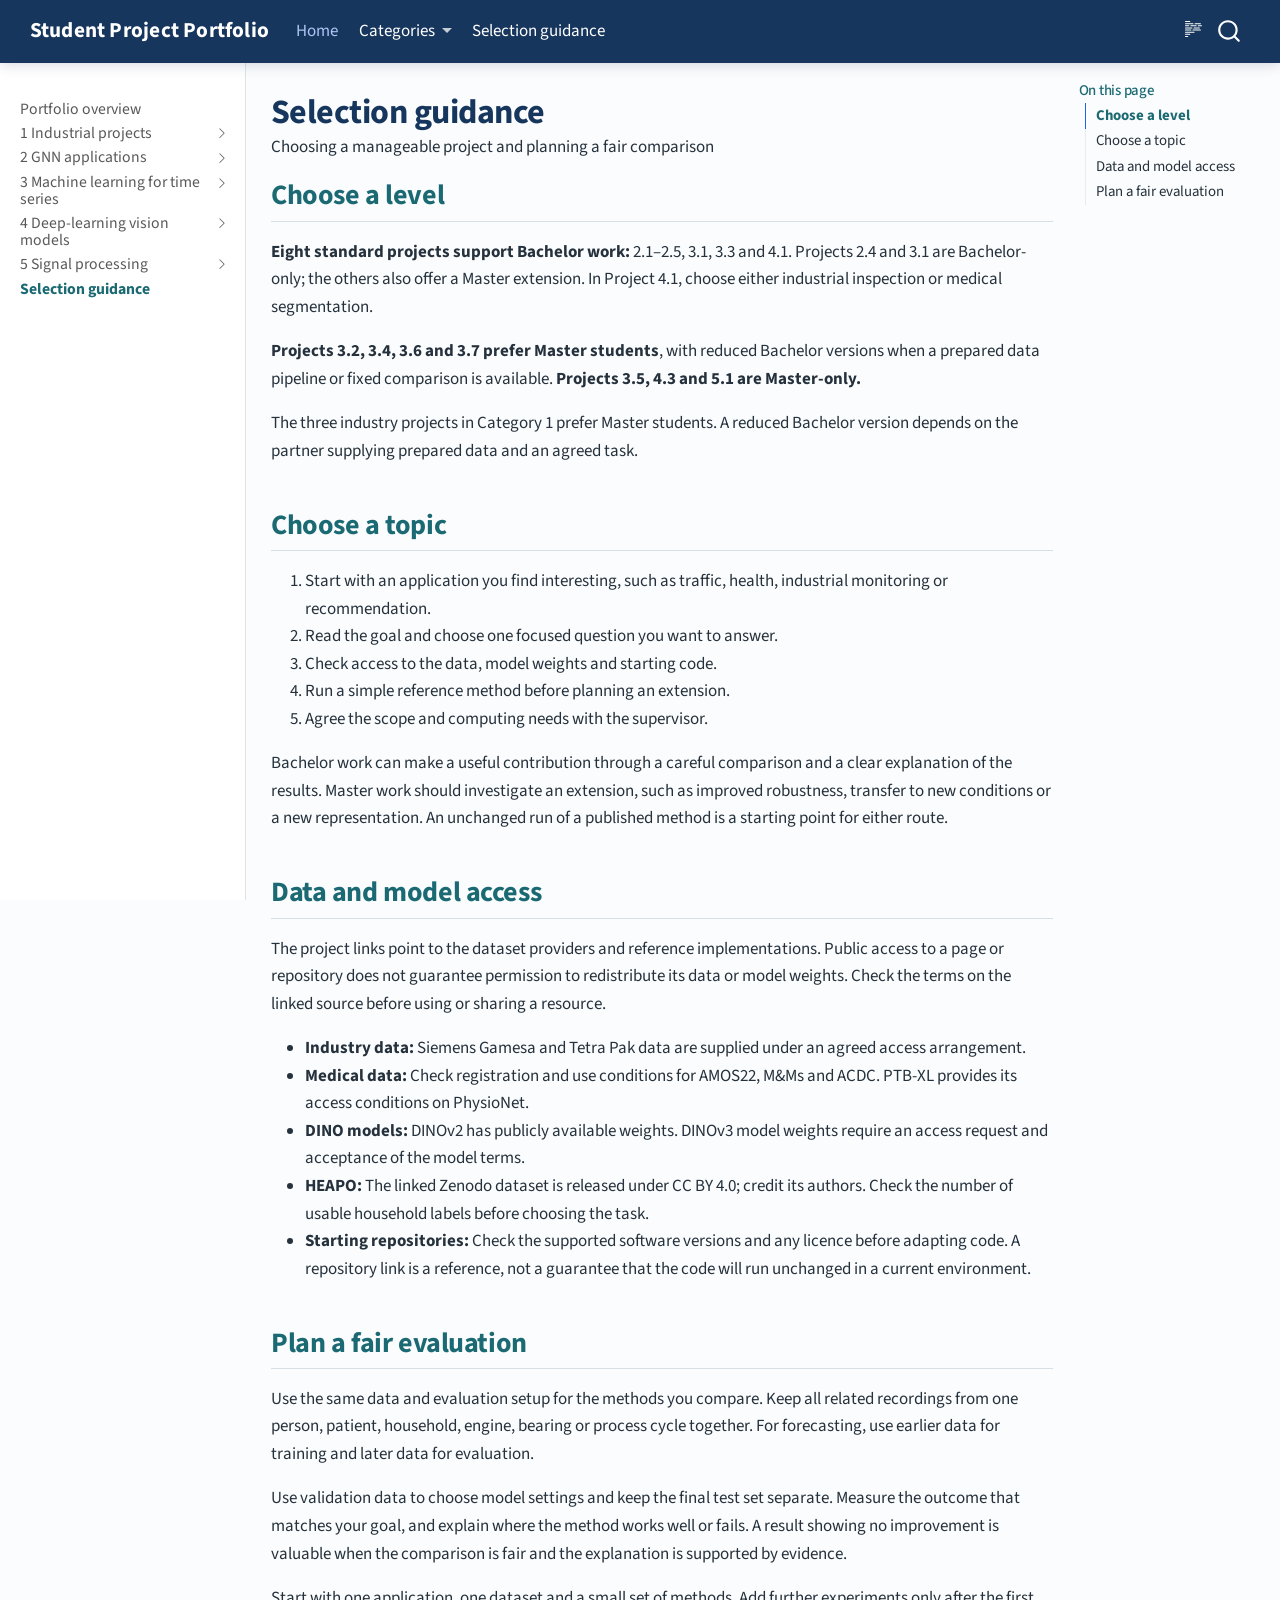
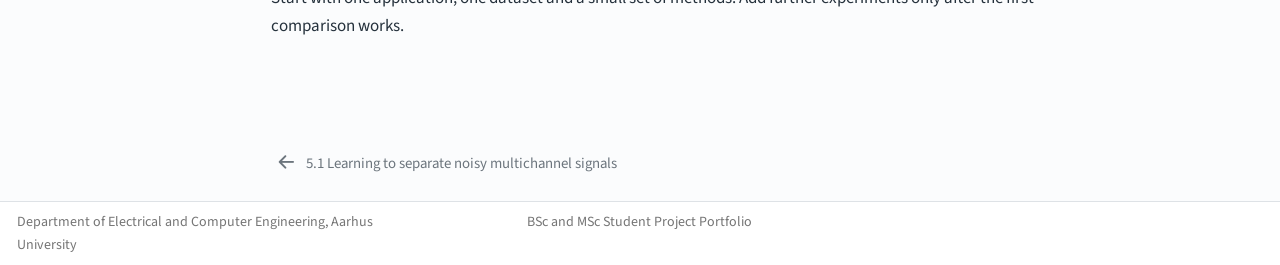
<file: selection-guidance.html>
<!DOCTYPE html>
<html xmlns="http://www.w3.org/1999/xhtml" lang="en" xml:lang="en"><head>

<meta charset="utf-8">
<meta name="generator" content="quarto-1.10.18">

<meta name="viewport" content="width=device-width, initial-scale=1.0, user-scalable=yes">

<meta name="description" content="Choosing a manageable project and planning a fair comparison">

<title>Selection guidance – Student Project Portfolio</title>
<style>
/* Default styles provided by pandoc.
** See https://pandoc.org/MANUAL.html#variables-for-html for config info.
*/
span.smallcaps{font-variant: small-caps;}
div.columns{display: flex; gap: 1.5em;}
div.column{flex: auto;}
@media screen {
div.columns{gap: min(4vw, 1.5em);}
div.column{overflow-x: auto;}
}
div.hanging-indent{margin-left: 1.5em; text-indent: -1.5em;}
ul.task-list{list-style: none;}
ul.task-list li input[type="checkbox"] {
  width: 0.8em;
  margin: 0 0.8em 0.2em -1em; /* quarto-specific, see https://github.com/quarto-dev/quarto-cli/issues/4556 */ 
  vertical-align: middle;
}
</style>


<script src="site_libs/quarto-nav/quarto-nav.js"></script>
<script src="site_libs/clipboard/clipboard.min.js"></script>
<script src="site_libs/quarto-search/autocomplete.umd.js"></script>
<script src="site_libs/quarto-search/fuse.min.js"></script>
<script src="site_libs/quarto-search/quarto-search.js"></script>
<meta name="quarto:offset" content="./">
<link href="./signal-processing.qmd#project-5-1" rel="prev">
<script src="site_libs/quarto-html/quarto.js" type="module"></script>
<script src="site_libs/quarto-html/tabsets/tabsets.js" type="module"></script>
<script src="site_libs/quarto-html/popper.min.js"></script>
<script src="site_libs/quarto-html/tippy.umd.min.js"></script>
<script src="site_libs/quarto-html/anchor.min.js"></script>
<link href="site_libs/quarto-html/tippy.css" rel="stylesheet">
<link href="site_libs/quarto-html/quarto-syntax-highlighting-64a204ab8560d761af7679ceaba22944.css" rel="stylesheet" id="quarto-text-highlighting-styles">
<script src="site_libs/bootstrap/bootstrap.min.js"></script>
<link href="site_libs/bootstrap/bootstrap-icons.css" rel="stylesheet">
<link href="site_libs/bootstrap/bootstrap-9dd9667f83883a06eff2f7aa27cd58d6.min.css" rel="stylesheet" append-hash="true" id="quarto-bootstrap" data-mode="light">
<script id="quarto-search-options" type="application/json">{
  "location": "navbar",
  "copy-button": false,
  "collapse-after": 3,
  "panel-placement": "end",
  "type": "overlay",
  "limit": 50,
  "keyboard-shortcut": [
    "f",
    "/",
    "s"
  ],
  "language": {
    "search-no-results-text": "No results",
    "search-matching-documents-text": "matching documents",
    "search-copy-link-title": "Copy link to search",
    "search-hide-matches-text": "Hide additional matches",
    "search-more-match-text": "more match in this document",
    "search-more-matches-text": "more matches in this document",
    "search-clear-button-title": "Clear",
    "search-text-placeholder": "",
    "search-detached-cancel-button-title": "Cancel",
    "search-submit-button-title": "Submit",
    "search-label": "Search"
  }
}</script>
<style>html{ scroll-behavior: smooth; }</style>


<link rel="stylesheet" href="styles-v2.css">
</head>

<body class="nav-sidebar docked nav-fixed quarto-light">

<div id="quarto-search-results"></div>
  <header id="quarto-header" class="headroom fixed-top">
    <nav class="navbar navbar-expand-lg " data-bs-theme="dark">
      <div class="navbar-container container-fluid">
      <div class="navbar-brand-container mx-auto">
    <a class="navbar-brand" href="./index.html">
    <span class="navbar-title">Student Project Portfolio</span>
    </a>
  </div>
            <div id="quarto-search" class="" title="Search"></div>
          <button class="navbar-toggler" type="button" data-bs-toggle="collapse" data-bs-target="#navbarCollapse" aria-controls="navbarCollapse" role="menu" aria-expanded="false" aria-label="Toggle navigation" onclick="if (window.quartoToggleHeadroom) { window.quartoToggleHeadroom(); }">
  <span class="navbar-toggler-icon"></span>
</button>
          <div class="collapse navbar-collapse" id="navbarCollapse">
            <ul class="navbar-nav navbar-nav-scroll me-auto">
  <li class="nav-item">
    <a class="nav-link active" href="./index.html" aria-current="page"> 
<span class="menu-text">Home</span></a>
  </li>  
  <li class="nav-item dropdown ">
    <a class="nav-link dropdown-toggle" href="#" id="nav-menu-categories" role="link" data-bs-toggle="dropdown" aria-expanded="false">
 <span class="menu-text">Categories</span>
    </a>
    <ul class="dropdown-menu" aria-labelledby="nav-menu-categories">    
        <li>
    <a class="dropdown-item" href="./industry-partner-projects.html">
 <span class="dropdown-text">1 Industrial projects</span></a>
  </li>  
        <li>
    <a class="dropdown-item" href="./graph-applications.html">
 <span class="dropdown-text">2 GNN applications</span></a>
  </li>  
        <li>
    <a class="dropdown-item" href="./time-series-ssl.html">
 <span class="dropdown-text">3 Machine learning for time series</span></a>
  </li>  
        <li>
    <a class="dropdown-item" href="./vision-foundation-models.html">
 <span class="dropdown-text">4 Deep-learning vision models</span></a>
  </li>  
        <li>
    <a class="dropdown-item" href="./signal-processing.html">
 <span class="dropdown-text">5 Signal processing</span></a>
  </li>  
    </ul>
  </li>
  <li class="nav-item">
    <a class="nav-link" href="./selection-guidance.html"> 
<span class="menu-text">Selection guidance</span></a>
  </li>  
</ul>
          </div> <!-- /navcollapse -->
            <div class="quarto-navbar-tools">
  <a href="" class="quarto-reader-toggle quarto-navigation-tool px-1" onclick="window.quartoToggleReader(); return false;" title="Toggle reader mode">
  <div class="quarto-reader-toggle-btn">
  <i class="bi"></i>
  </div>
</a>
</div>
      </div> <!-- /container-fluid -->
    </nav>
  <nav class="quarto-secondary-nav">
    <div class="container-fluid d-flex">
      <button type="button" class="quarto-btn-toggle btn" data-bs-toggle="collapse" role="button" data-bs-target=".quarto-sidebar-collapse-item" aria-controls="quarto-sidebar" aria-expanded="false" aria-label="Toggle sidebar navigation" onclick="if (window.quartoToggleHeadroom) { window.quartoToggleHeadroom(); }">
        <i class="bi bi-layout-text-sidebar-reverse"></i>
      </button>
        <nav class="quarto-page-breadcrumbs" aria-label="breadcrumb"><ol class="breadcrumb"><li class="breadcrumb-item"><a href="./selection-guidance.html">Selection guidance</a></li></ol></nav>
        <a class="flex-grow-1" role="navigation" data-bs-toggle="collapse" data-bs-target=".quarto-sidebar-collapse-item" aria-controls="quarto-sidebar" aria-expanded="false" aria-label="Toggle sidebar navigation" onclick="if (window.quartoToggleHeadroom) { window.quartoToggleHeadroom(); }">      
        </a>
    </div>
  </nav>
</header>
<!-- content -->
<div id="quarto-content" class="quarto-container page-columns page-rows-contents page-layout-article page-navbar">
<!-- sidebar -->
  <nav id="quarto-sidebar" class="sidebar collapse collapse-horizontal quarto-sidebar-collapse-item sidebar-navigation docked overflow-auto">
    <div class="sidebar-menu-container"> 
    <ul class="list-unstyled mt-1">
        <li class="sidebar-item">
  <div class="sidebar-item-container"> 
  <a href="./index.html" class="sidebar-item-text sidebar-link">
 <span class="menu-text">Portfolio overview</span></a>
  </div>
</li>
        <li class="sidebar-item sidebar-item-section">
      <div class="sidebar-item-container"> 
            <a href="./industry-partner-projects.html" class="sidebar-item-text sidebar-link">
 <span class="menu-text">1  Industrial projects</span></a>
          <a class="sidebar-item-toggle text-start collapsed" data-bs-toggle="collapse" data-bs-target="#quarto-sidebar-section-1" role="navigation" aria-expanded="false" aria-label="Toggle section">
            <i class="bi bi-chevron-right ms-2"></i>
          </a> 
      </div>
      <ul id="quarto-sidebar-section-1" class="collapse list-unstyled sidebar-section depth1 ">  
          <li class="sidebar-item">
  <div class="sidebar-item-container"> 
  <a href="./industry-partner-projects.html#project-1-1" class="sidebar-item-text sidebar-link">
 <span class="menu-text">1.1 Siemens Gamesa: Data-driven operational state identification</span></a>
  </div>
</li>
          <li class="sidebar-item">
  <div class="sidebar-item-container"> 
  <a href="./industry-partner-projects.html#project-1-2" class="sidebar-item-text sidebar-link">
 <span class="menu-text">1.2 Siemens Gamesa: Probabilistic drivetrain configuration and kinematics</span></a>
  </div>
</li>
          <li class="sidebar-item">
  <div class="sidebar-item-container"> 
  <a href="./industry-partner-projects.html#project-1-3" class="sidebar-item-text sidebar-link">
 <span class="menu-text">1.3 Tetra Pak: Learning from filtration cycles</span></a>
  </div>
</li>
      </ul>
  </li>
        <li class="sidebar-item sidebar-item-section">
      <div class="sidebar-item-container"> 
            <a href="./graph-applications.html" class="sidebar-item-text sidebar-link">
 <span class="menu-text">2  GNN applications</span></a>
          <a class="sidebar-item-toggle text-start collapsed" data-bs-toggle="collapse" data-bs-target="#quarto-sidebar-section-2" role="navigation" aria-expanded="false" aria-label="Toggle section">
            <i class="bi bi-chevron-right ms-2"></i>
          </a> 
      </div>
      <ul id="quarto-sidebar-section-2" class="collapse list-unstyled sidebar-section depth1 ">  
          <li class="sidebar-item">
  <div class="sidebar-item-container"> 
  <a href="./graph-applications.html#project-2-1" class="sidebar-item-text sidebar-link">
 <span class="menu-text">2.1 Predicting the remaining life of aircraft engines</span></a>
  </div>
</li>
          <li class="sidebar-item">
  <div class="sidebar-item-container"> 
  <a href="./graph-applications.html#project-2-2" class="sidebar-item-text sidebar-link">
 <span class="menu-text">2.2 Predicting traffic speed with graph neural networks</span></a>
  </div>
</li>
          <li class="sidebar-item">
  <div class="sidebar-item-container"> 
  <a href="./graph-applications.html#project-2-3" class="sidebar-item-text sidebar-link">
 <span class="menu-text">2.3 Detecting illicit Bitcoin transactions with graphs</span></a>
  </div>
</li>
          <li class="sidebar-item">
  <div class="sidebar-item-container"> 
  <a href="./graph-applications.html#project-2-4" class="sidebar-item-text sidebar-link">
 <span class="menu-text">2.4 Recommending movies with graph neural networks</span></a>
  </div>
</li>
          <li class="sidebar-item">
  <div class="sidebar-item-container"> 
  <a href="./graph-applications.html#project-2-5" class="sidebar-item-text sidebar-link">
 <span class="menu-text">2.5 Predicting molecular activity with graph neural networks</span></a>
  </div>
</li>
      </ul>
  </li>
        <li class="sidebar-item sidebar-item-section">
      <div class="sidebar-item-container"> 
            <a href="./time-series-ssl.html" class="sidebar-item-text sidebar-link">
 <span class="menu-text">3  Machine learning for time series</span></a>
          <a class="sidebar-item-toggle text-start collapsed" data-bs-toggle="collapse" data-bs-target="#quarto-sidebar-section-3" role="navigation" aria-expanded="false" aria-label="Toggle section">
            <i class="bi bi-chevron-right ms-2"></i>
          </a> 
      </div>
      <ul id="quarto-sidebar-section-3" class="collapse list-unstyled sidebar-section depth1 ">  
          <li class="sidebar-item">
  <div class="sidebar-item-container"> 
  <a href="./time-series-ssl.html#project-3-1" class="sidebar-item-text sidebar-link">
 <span class="menu-text">3.1 Recognising activities from wearable sensor data</span></a>
  </div>
</li>
          <li class="sidebar-item">
  <div class="sidebar-item-container"> 
  <a href="./time-series-ssl.html#project-3-2" class="sidebar-item-text sidebar-link">
 <span class="menu-text">3.2 Learning from ECG recordings with fewer labels or leads</span></a>
  </div>
</li>
          <li class="sidebar-item">
  <div class="sidebar-item-container"> 
  <a href="./time-series-ssl.html#project-3-3" class="sidebar-item-text sidebar-link">
 <span class="menu-text">3.3 Transferring learned representations between energy time series</span></a>
  </div>
</li>
          <li class="sidebar-item">
  <div class="sidebar-item-container"> 
  <a href="./time-series-ssl.html#project-3-4" class="sidebar-item-text sidebar-link">
 <span class="menu-text">3.4 Learning heat-pump behaviour from smart-meter data</span></a>
  </div>
</li>
          <li class="sidebar-item">
  <div class="sidebar-item-container"> 
  <a href="./time-series-ssl.html#project-3-5" class="sidebar-item-text sidebar-link">
 <span class="menu-text">3.5 Learning from graphs built from bearing vibration signals</span></a>
  </div>
</li>
          <li class="sidebar-item">
  <div class="sidebar-item-container"> 
  <a href="./time-series-ssl.html#project-3-6" class="sidebar-item-text sidebar-link">
 <span class="menu-text">3.6 Learning bearing faults with time–frequency models and Mamba</span></a>
  </div>
</li>
          <li class="sidebar-item">
  <div class="sidebar-item-container"> 
  <a href="./time-series-ssl.html#project-3-7" class="sidebar-item-text sidebar-link">
 <span class="menu-text">3.7 Using relationships between signals to improve Mamba forecasts</span></a>
  </div>
</li>
      </ul>
  </li>
        <li class="sidebar-item sidebar-item-section">
      <div class="sidebar-item-container"> 
            <a href="./vision-foundation-models.html" class="sidebar-item-text sidebar-link">
 <span class="menu-text">4  Deep-learning vision models</span></a>
          <a class="sidebar-item-toggle text-start collapsed" data-bs-toggle="collapse" data-bs-target="#quarto-sidebar-section-4" role="navigation" aria-expanded="false" aria-label="Toggle section">
            <i class="bi bi-chevron-right ms-2"></i>
          </a> 
      </div>
      <ul id="quarto-sidebar-section-4" class="collapse list-unstyled sidebar-section depth1 ">  
          <li class="sidebar-item">
  <div class="sidebar-item-container"> 
  <a href="./vision-foundation-models.html#project-4-1" class="sidebar-item-text sidebar-link">
 <span class="menu-text">4.1 Adapting DINO vision models for specialised image analysis</span></a>
  </div>
</li>
          <li class="sidebar-item">
  <div class="sidebar-item-container"> 
  <a href="./vision-foundation-models.html#project-4-3" class="sidebar-item-text sidebar-link">
 <span class="menu-text">4.3 Federated learning for medical-image denoising</span></a>
  </div>
</li>
      </ul>
  </li>
        <li class="sidebar-item sidebar-item-section">
      <div class="sidebar-item-container"> 
            <a href="./signal-processing.html" class="sidebar-item-text sidebar-link">
 <span class="menu-text">5  Signal processing</span></a>
          <a class="sidebar-item-toggle text-start collapsed" data-bs-toggle="collapse" data-bs-target="#quarto-sidebar-section-5" role="navigation" aria-expanded="false" aria-label="Toggle section">
            <i class="bi bi-chevron-right ms-2"></i>
          </a> 
      </div>
      <ul id="quarto-sidebar-section-5" class="collapse list-unstyled sidebar-section depth1 ">  
          <li class="sidebar-item">
  <div class="sidebar-item-container"> 
  <a href="./signal-processing.html#project-5-1" class="sidebar-item-text sidebar-link">
 <span class="menu-text">5.1 Learning to separate noisy multichannel signals</span></a>
  </div>
</li>
      </ul>
  </li>
        <li class="sidebar-item">
  <div class="sidebar-item-container"> 
  <a href="./selection-guidance.html" class="sidebar-item-text sidebar-link active">
 <span class="menu-text">Selection guidance</span></a>
  </div>
</li>
    </ul>
    </div>
</nav>
<div id="quarto-sidebar-glass" class="quarto-sidebar-collapse-item" data-bs-toggle="collapse" data-bs-target=".quarto-sidebar-collapse-item"></div>
<!-- margin-sidebar -->
    <div id="quarto-margin-sidebar" class="sidebar margin-sidebar">
        <nav id="TOC" role="doc-toc" class="toc-active">
    <h2 id="toc-title">On this page</h2>
   
  <ul class="collapse">
  <li><a href="#choose-a-level" id="toc-choose-a-level" class="nav-link active" data-scroll-target="#choose-a-level">Choose a level</a></li>
  <li><a href="#choose-a-topic" id="toc-choose-a-topic" class="nav-link" data-scroll-target="#choose-a-topic">Choose a topic</a></li>
  <li><a href="#data-and-model-access" id="toc-data-and-model-access" class="nav-link" data-scroll-target="#data-and-model-access">Data and model access</a></li>
  <li><a href="#plan-a-fair-evaluation" id="toc-plan-a-fair-evaluation" class="nav-link" data-scroll-target="#plan-a-fair-evaluation">Plan a fair evaluation</a></li>
  </ul>
</nav>
    </div>
<!-- main -->
<main class="content" id="quarto-document-content">

<header id="title-block-header" class="quarto-title-block default">
<div class="quarto-title">
<h1 class="title">Selection guidance</h1>
</div>

<div>
  <div class="description">
    Choosing a manageable project and planning a fair comparison
  </div>
</div>


<div class="quarto-title-meta">

    
  
    
  </div>
  


</header>


<section id="choose-a-level" class="level2">
<h2 class="anchored" data-anchor-id="choose-a-level">Choose a level</h2>
<p><strong>Eight standard projects support Bachelor work:</strong> 2.1–2.5, 3.1, 3.3 and 4.1. Projects 2.4 and 3.1 are Bachelor-only; the others also offer a Master extension. In Project 4.1, choose either industrial inspection or medical segmentation.</p>
<p><strong>Projects 3.2, 3.4, 3.6 and 3.7 prefer Master students</strong>, with reduced Bachelor versions when a prepared data pipeline or fixed comparison is available. <strong>Projects 3.5, 4.3 and 5.1 are Master-only.</strong></p>
<p>The three industry projects in Category 1 prefer Master students. A reduced Bachelor version depends on the partner supplying prepared data and an agreed task.</p>
</section>
<section id="choose-a-topic" class="level2">
<h2 class="anchored" data-anchor-id="choose-a-topic">Choose a topic</h2>
<ol type="1">
<li>Start with an application you find interesting, such as traffic, health, industrial monitoring or recommendation.</li>
<li>Read the goal and choose one focused question you want to answer.</li>
<li>Check access to the data, model weights and starting code.</li>
<li>Run a simple reference method before planning an extension.</li>
<li>Agree the scope and computing needs with the supervisor.</li>
</ol>
<p>Bachelor work can make a useful contribution through a careful comparison and a clear explanation of the results. Master work should investigate an extension, such as improved robustness, transfer to new conditions or a new representation. An unchanged run of a published method is a starting point for either route.</p>
</section>
<section id="data-and-model-access" class="level2">
<h2 class="anchored" data-anchor-id="data-and-model-access">Data and model access</h2>
<p>The project links point to the dataset providers and reference implementations. Public access to a page or repository does not guarantee permission to redistribute its data or model weights. Check the terms on the linked source before using or sharing a resource.</p>
<ul>
<li><strong>Industry data:</strong> Siemens Gamesa and Tetra Pak data are supplied under an agreed access arrangement.</li>
<li><strong>Medical data:</strong> Check registration and use conditions for AMOS22, M&amp;Ms and ACDC. PTB-XL provides its access conditions on PhysioNet.</li>
<li><strong>DINO models:</strong> DINOv2 has publicly available weights. DINOv3 model weights require an access request and acceptance of the model terms.</li>
<li><strong>HEAPO:</strong> The linked Zenodo dataset is released under CC BY 4.0; credit its authors. Check the number of usable household labels before choosing the task.</li>
<li><strong>Starting repositories:</strong> Check the supported software versions and any licence before adapting code. A repository link is a reference, not a guarantee that the code will run unchanged in a current environment.</li>
</ul>
</section>
<section id="plan-a-fair-evaluation" class="level2">
<h2 class="anchored" data-anchor-id="plan-a-fair-evaluation">Plan a fair evaluation</h2>
<p>Use the same data and evaluation setup for the methods you compare. Keep all related recordings from one person, patient, household, engine, bearing or process cycle together. For forecasting, use earlier data for training and later data for evaluation.</p>
<p>Use validation data to choose model settings and keep the final test set separate. Measure the outcome that matches your goal, and explain where the method works well or fails. A result showing no improvement is valuable when the comparison is fair and the explanation is supported by evidence.</p>
<p>Start with one application, one dataset and a small set of methods. Add further experiments only after the first comparison works.</p>


</section>

<a onclick="window.scrollTo(0, 0); return false;" role="button" id="quarto-back-to-top"><i class="bi bi-arrow-up"></i> Back to top</a></main> <!-- /main -->
<script id="quarto-html-after-body" type="application/javascript">
  window.document.addEventListener("DOMContentLoaded", function (event) {
    const icon = "";
    const anchorJS = new window.AnchorJS();
    anchorJS.options = {
      placement: 'right',
      icon: icon
    };
    anchorJS.add('.anchored');
      var localhostRegex = new RegExp(/^(?:http|https):\/\/localhost\:?[0-9]*\//);
      var mailtoRegex = new RegExp(/^mailto:/);
        var filterRegex = new RegExp("https:\/\/nrehman-au\.github\.io\/Student-projects\/");
      var isInternal = (href) => {
          return filterRegex.test(href) || localhostRegex.test(href) || mailtoRegex.test(href);
      }
      // Inspect non-navigation links and adorn them if external
     var links = window.document.querySelectorAll('a[href]:not(.nav-link):not(.navbar-brand):not(.toc-action):not(.sidebar-link):not(.sidebar-item-toggle):not(.pagination-link):not(.no-external):not([aria-hidden]):not(.dropdown-item):not(.quarto-navigation-tool):not(.about-link)');
      for (var i=0; i<links.length; i++) {
        const link = links[i];
        if (!isInternal(link.href)) {
          // undo the damage that might have been done by quarto-nav.js in the case of
          // links that we want to consider external
          if (link.dataset.originalHref !== undefined) {
            link.href = link.dataset.originalHref;
          }
            // target, if specified
            link.setAttribute("target", "_blank");
            if (link.getAttribute("rel") === null) {
              link.setAttribute("rel", "noopener");
            }
        }
      }
    function tippyHover(el, contentFn, onTriggerFn, onUntriggerFn) {
      const config = {
        allowHTML: true,
        maxWidth: 500,
        delay: 100,
        arrow: false,
        appendTo: function(el) {
            return el.parentElement;
        },
        interactive: true,
        interactiveBorder: 10,
        theme: 'quarto',
        placement: 'bottom-start',
      };
      if (contentFn) {
        config.content = contentFn;
      }
      if (onTriggerFn) {
        config.onTrigger = onTriggerFn;
      }
      if (onUntriggerFn) {
        config.onUntrigger = onUntriggerFn;
      }
      window.tippy(el, config); 
    }
    const noterefs = window.document.querySelectorAll('a[role="doc-noteref"]');
    for (var i=0; i<noterefs.length; i++) {
      const ref = noterefs[i];
      tippyHover(ref, function() {
        // use id or data attribute instead here
        let href = ref.getAttribute('data-footnote-href') || ref.getAttribute('href');
        try { href = new URL(href).hash; } catch {}
        const id = href.replace(/^#\/?/, "");
        const note = window.document.getElementById(id);
        if (note) {
          return note.innerHTML;
        } else {
          return "";
        }
      });
    }
    const xrefs = window.document.querySelectorAll('a.quarto-xref');
    const processXRef = (id, note) => {
      // Strip column container classes
      const stripColumnClz = (el) => {
        el.classList.remove("page-full", "page-columns");
        if (el.children) {
          for (const child of el.children) {
            stripColumnClz(child);
          }
        }
      }
      stripColumnClz(note)
      if (id === null || id.startsWith('sec-')) {
        // Special case sections, only their first couple elements
        const container = document.createElement("div");
        if (note.children && note.children.length > 2) {
          container.appendChild(note.children[0].cloneNode(true));
          for (let i = 1; i < note.children.length; i++) {
            const child = note.children[i];
            if (child.tagName === "P" && child.innerText === "") {
              continue;
            } else {
              container.appendChild(child.cloneNode(true));
              break;
            }
          }
          if (window.Quarto?.typesetMath) {
            window.Quarto.typesetMath(container);
          }
          return container.innerHTML
        } else {
          if (window.Quarto?.typesetMath) {
            window.Quarto.typesetMath(note);
          }
          return note.innerHTML;
        }
      } else {
        // Remove any anchor links if they are present
        const anchorLink = note.querySelector('a.anchorjs-link');
        if (anchorLink) {
          anchorLink.remove();
        }
        if (window.Quarto?.typesetMath) {
          window.Quarto.typesetMath(note);
        }
        if (note.classList.contains("callout")) {
          return note.outerHTML;
        } else {
          return note.innerHTML;
        }
      }
    }
    for (var i=0; i<xrefs.length; i++) {
      const xref = xrefs[i];
      tippyHover(xref, undefined, function(instance) {
        instance.disable();
        let url = xref.getAttribute('href');
        let hash = undefined; 
        if (url.startsWith('#')) {
          hash = url;
        } else {
          try { hash = new URL(url).hash; } catch {}
        }
        if (hash) {
          const id = hash.replace(/^#\/?/, "");
          const note = window.document.getElementById(id);
          if (note !== null) {
            try {
              const html = processXRef(id, note.cloneNode(true));
              instance.setContent(html);
            } finally {
              instance.enable();
              instance.show();
            }
          } else {
            // See if we can fetch this
            fetch(url.split('#')[0])
            .then(res => res.text())
            .then(html => {
              const parser = new DOMParser();
              const htmlDoc = parser.parseFromString(html, "text/html");
              const note = htmlDoc.getElementById(id);
              if (note !== null) {
                const html = processXRef(id, note);
                instance.setContent(html);
              } 
            }).finally(() => {
              instance.enable();
              instance.show();
            });
          }
        } else {
          // See if we can fetch a full url (with no hash to target)
          // This is a special case and we should probably do some content thinning / targeting
          fetch(url)
          .then(res => res.text())
          .then(html => {
            const parser = new DOMParser();
            const htmlDoc = parser.parseFromString(html, "text/html");
            const note = htmlDoc.querySelector('main.content');
            if (note !== null) {
              // This should only happen for chapter cross references
              // (since there is no id in the URL)
              // remove the first header
              if (note.children.length > 0 && note.children[0].tagName === "HEADER") {
                note.children[0].remove();
              }
              const html = processXRef(null, note);
              instance.setContent(html);
            } 
          }).finally(() => {
            instance.enable();
            instance.show();
          });
        }
      }, function(instance) {
      });
    }
        let selectedAnnoteEl;
        const selectorForAnnotation = ( cell, annotation) => {
          let cellAttr = 'data-code-cell="' + cell + '"';
          let lineAttr = 'data-code-annotation="' +  annotation + '"';
          const selector = 'span[' + cellAttr + '][' + lineAttr + ']';
          return selector;
        }
        const selectCodeLines = (annoteEl) => {
          const doc = window.document;
          const targetCell = annoteEl.getAttribute("data-target-cell");
          const targetAnnotation = annoteEl.getAttribute("data-target-annotation");
          const annoteSpan = window.document.querySelector(selectorForAnnotation(targetCell, targetAnnotation));
          const lines = annoteSpan.getAttribute("data-code-lines").split(",");
          const lineIds = lines.map((line) => {
            return targetCell + "-" + line;
          })
          let top = null;
          let height = null;
          let parent = null;
          if (lineIds.length > 0) {
              //compute the position of the single el (top and bottom and make a div)
              const el = window.document.getElementById(lineIds[0]);
              top = el.offsetTop;
              height = el.offsetHeight;
              parent = el.parentElement.parentElement;
            if (lineIds.length > 1) {
              const lastEl = window.document.getElementById(lineIds[lineIds.length - 1]);
              const bottom = lastEl.offsetTop + lastEl.offsetHeight;
              height = bottom - top;
            }
            if (top !== null && height !== null && parent !== null) {
              // cook up a div (if necessary) and position it 
              let div = window.document.getElementById("code-annotation-line-highlight");
              if (div === null) {
                div = window.document.createElement("div");
                div.setAttribute("id", "code-annotation-line-highlight");
                div.style.position = 'absolute';
                parent.appendChild(div);
              }
              div.style.top = top - 2 + "px";
              div.style.height = height + 4 + "px";
              div.style.left = 0;
              let gutterDiv = window.document.getElementById("code-annotation-line-highlight-gutter");
              if (gutterDiv === null) {
                gutterDiv = window.document.createElement("div");
                gutterDiv.setAttribute("id", "code-annotation-line-highlight-gutter");
                gutterDiv.style.position = 'absolute';
                const codeCell = window.document.getElementById(targetCell);
                const gutter = codeCell.querySelector('.code-annotation-gutter');
                gutter.appendChild(gutterDiv);
              }
              gutterDiv.style.top = top - 2 + "px";
              gutterDiv.style.height = height + 4 + "px";
            }
            selectedAnnoteEl = annoteEl;
          }
        };
        const unselectCodeLines = () => {
          const elementsIds = ["code-annotation-line-highlight", "code-annotation-line-highlight-gutter"];
          elementsIds.forEach((elId) => {
            const div = window.document.getElementById(elId);
            if (div) {
              div.remove();
            }
          });
          selectedAnnoteEl = undefined;
        };
          // Handle positioning of the toggle
      window.addEventListener(
        "resize",
        throttle(() => {
          elRect = undefined;
          if (selectedAnnoteEl) {
            selectCodeLines(selectedAnnoteEl);
          }
        }, 10)
      );
      function throttle(fn, ms) {
      let throttle = false;
      let timer;
        return (...args) => {
          if(!throttle) { // first call gets through
              fn.apply(this, args);
              throttle = true;
          } else { // all the others get throttled
              if(timer) clearTimeout(timer); // cancel #2
              timer = setTimeout(() => {
                fn.apply(this, args);
                timer = throttle = false;
              }, ms);
          }
        };
      }
        // Attach click handler to the DT
        const annoteDls = window.document.querySelectorAll('dt[data-target-cell]');
        for (const annoteDlNode of annoteDls) {
          annoteDlNode.addEventListener('click', (event) => {
            const clickedEl = event.target;
            if (clickedEl !== selectedAnnoteEl) {
              unselectCodeLines();
              const activeEl = window.document.querySelector('dt[data-target-cell].code-annotation-active');
              if (activeEl) {
                activeEl.classList.remove('code-annotation-active');
              }
              selectCodeLines(clickedEl);
              clickedEl.classList.add('code-annotation-active');
            } else {
              // Unselect the line
              unselectCodeLines();
              clickedEl.classList.remove('code-annotation-active');
            }
          });
        }
    const findCites = (el) => {
      const parentEl = el.parentElement;
      if (parentEl) {
        const cites = parentEl.dataset.cites;
        if (cites) {
          return {
            el,
            cites: cites.split(' ')
          };
        } else {
          return findCites(el.parentElement)
        }
      } else {
        return undefined;
      }
    };
    var bibliorefs = window.document.querySelectorAll('a[role="doc-biblioref"]');
    for (var i=0; i<bibliorefs.length; i++) {
      const ref = bibliorefs[i];
      const citeInfo = findCites(ref);
      if (citeInfo) {
        tippyHover(citeInfo.el, function() {
          var popup = window.document.createElement('div');
          citeInfo.cites.forEach(function(cite) {
            var citeDiv = window.document.createElement('div');
            citeDiv.classList.add('hanging-indent');
            citeDiv.classList.add('csl-entry');
            var biblioDiv = window.document.getElementById('ref-' + cite);
            if (biblioDiv) {
              citeDiv.innerHTML = biblioDiv.innerHTML;
            }
            popup.appendChild(citeDiv);
          });
          return popup.innerHTML;
        });
      }
    }
  });
  </script>
<nav class="page-navigation">
  <div class="nav-page nav-page-previous">
      <a href="./signal-processing.html#project-5-1" class="pagination-link" aria-label="5.1  Learning to separate noisy multichannel signals">
        <i class="bi bi-arrow-left-short"></i> <span class="nav-page-text">5.1 Learning to separate noisy multichannel signals</span>
      </a>          
  </div>
  <div class="nav-page nav-page-next">
  </div>
</nav>
</div> <!-- /content -->
<footer class="footer">
  <div class="nav-footer">
    <div class="nav-footer-left">
<p>Department of Electrical and Computer Engineering, Aarhus University</p>
</div>   
    <div class="nav-footer-center">
<p>BSc and MSc Student Project Portfolio</p>
</div>
    <div class="nav-footer-right">
      &nbsp;
    </div>
  </div>
</footer>




<script src="site_libs/quarto-html/zenscroll-min.js"></script>
</body></html>
</file>
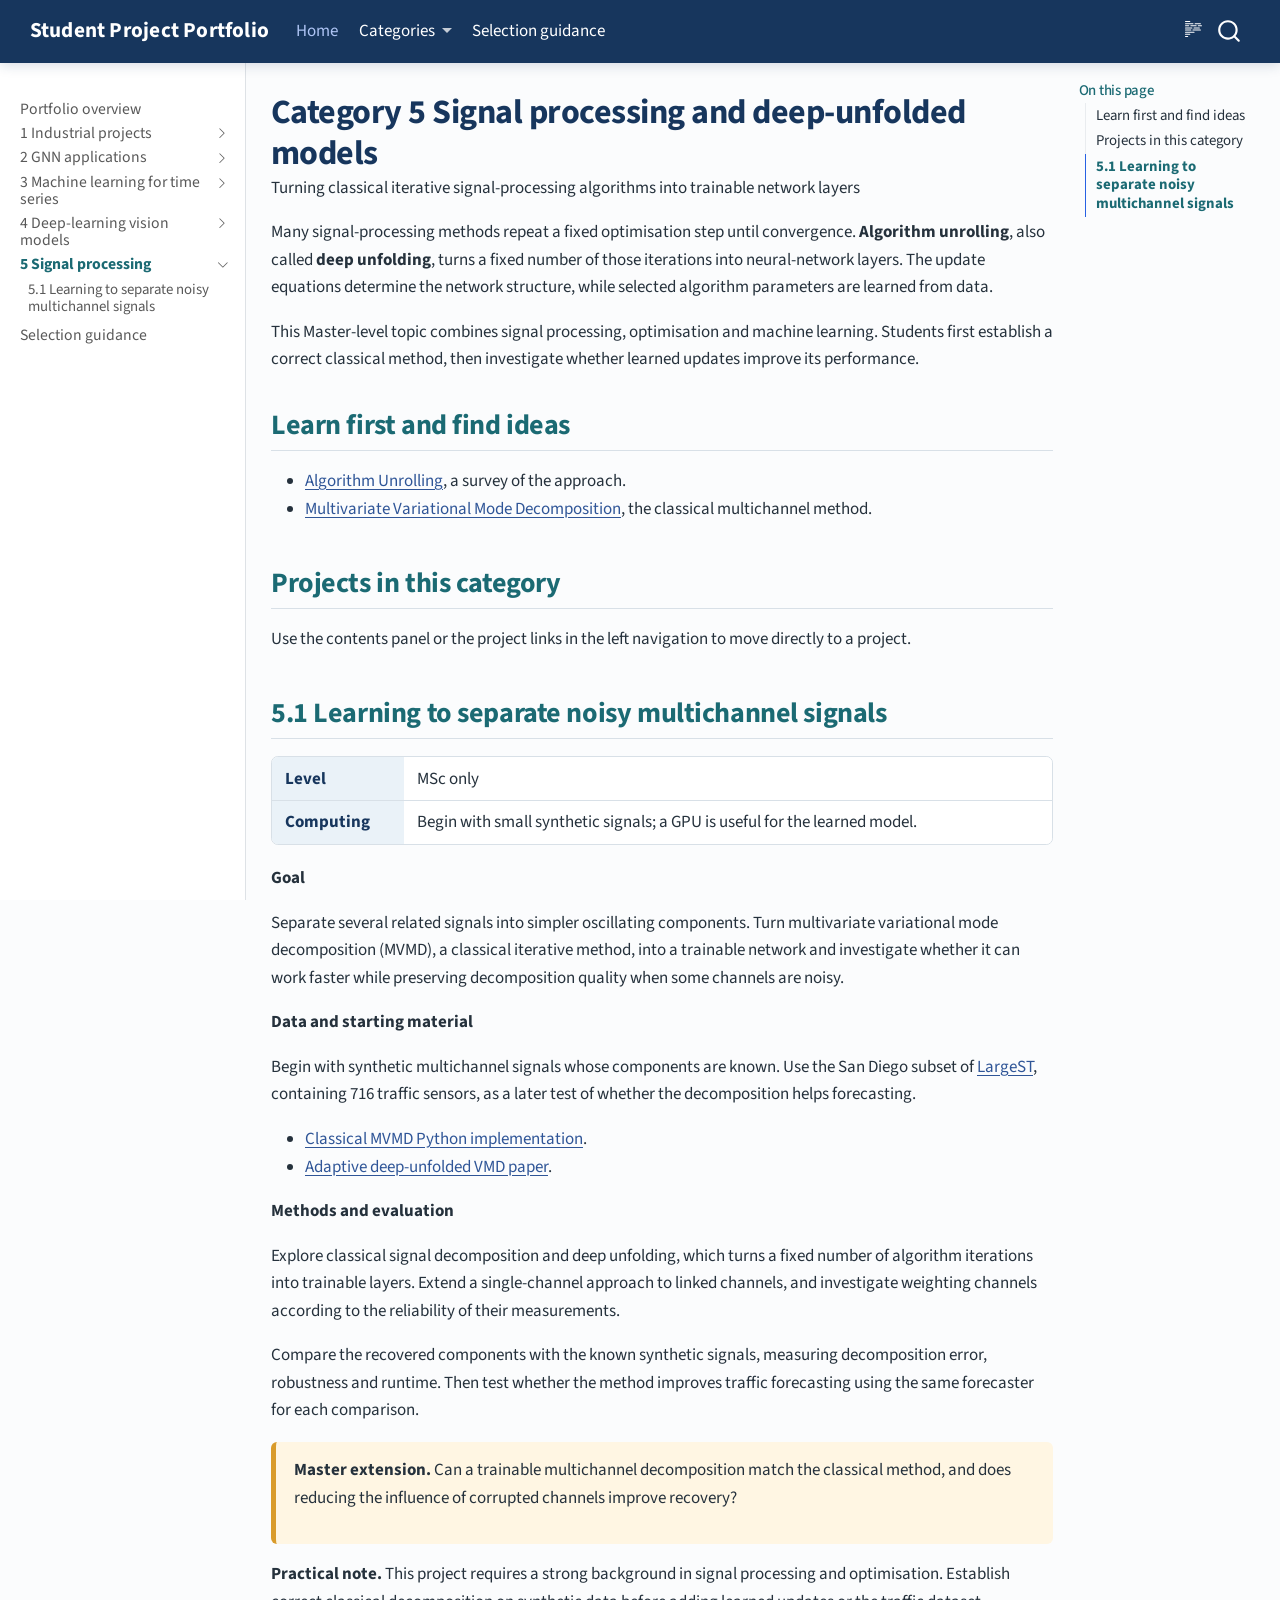
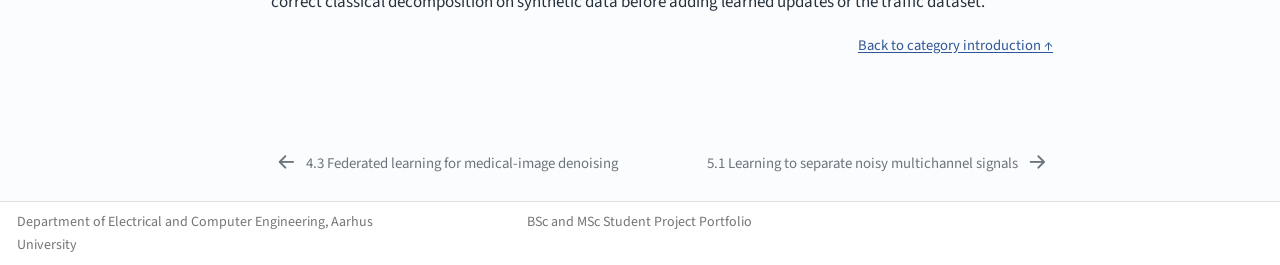
<file: signal-processing.html>
<!DOCTYPE html>
<html xmlns="http://www.w3.org/1999/xhtml" lang="en" xml:lang="en"><head>

<meta charset="utf-8">
<meta name="generator" content="quarto-1.10.18">

<meta name="viewport" content="width=device-width, initial-scale=1.0, user-scalable=yes">

<meta name="description" content="Turning classical iterative signal-processing algorithms into trainable network layers">

<title>Category 5 Signal processing and deep-unfolded models – Student Project Portfolio</title>
<style>
/* Default styles provided by pandoc.
** See https://pandoc.org/MANUAL.html#variables-for-html for config info.
*/
span.smallcaps{font-variant: small-caps;}
div.columns{display: flex; gap: 1.5em;}
div.column{flex: auto;}
@media screen {
div.columns{gap: min(4vw, 1.5em);}
div.column{overflow-x: auto;}
}
div.hanging-indent{margin-left: 1.5em; text-indent: -1.5em;}
ul.task-list{list-style: none;}
ul.task-list li input[type="checkbox"] {
  width: 0.8em;
  margin: 0 0.8em 0.2em -1em; /* quarto-specific, see https://github.com/quarto-dev/quarto-cli/issues/4556 */ 
  vertical-align: middle;
}
</style>


<script src="site_libs/quarto-nav/quarto-nav.js"></script>
<script src="site_libs/clipboard/clipboard.min.js"></script>
<script src="site_libs/quarto-search/autocomplete.umd.js"></script>
<script src="site_libs/quarto-search/fuse.min.js"></script>
<script src="site_libs/quarto-search/quarto-search.js"></script>
<meta name="quarto:offset" content="./">
<link href="./signal-processing.qmd#project-5-1" rel="next">
<link href="./vision-foundation-models.qmd#project-4-3" rel="prev">
<script src="site_libs/quarto-html/quarto.js" type="module"></script>
<script src="site_libs/quarto-html/tabsets/tabsets.js" type="module"></script>
<script src="site_libs/quarto-html/popper.min.js"></script>
<script src="site_libs/quarto-html/tippy.umd.min.js"></script>
<script src="site_libs/quarto-html/anchor.min.js"></script>
<link href="site_libs/quarto-html/tippy.css" rel="stylesheet">
<link href="site_libs/quarto-html/quarto-syntax-highlighting-64a204ab8560d761af7679ceaba22944.css" rel="stylesheet" id="quarto-text-highlighting-styles">
<script src="site_libs/bootstrap/bootstrap.min.js"></script>
<link href="site_libs/bootstrap/bootstrap-icons.css" rel="stylesheet">
<link href="site_libs/bootstrap/bootstrap-9dd9667f83883a06eff2f7aa27cd58d6.min.css" rel="stylesheet" append-hash="true" id="quarto-bootstrap" data-mode="light">
<script id="quarto-search-options" type="application/json">{
  "location": "navbar",
  "copy-button": false,
  "collapse-after": 3,
  "panel-placement": "end",
  "type": "overlay",
  "limit": 50,
  "keyboard-shortcut": [
    "f",
    "/",
    "s"
  ],
  "language": {
    "search-no-results-text": "No results",
    "search-matching-documents-text": "matching documents",
    "search-copy-link-title": "Copy link to search",
    "search-hide-matches-text": "Hide additional matches",
    "search-more-match-text": "more match in this document",
    "search-more-matches-text": "more matches in this document",
    "search-clear-button-title": "Clear",
    "search-text-placeholder": "",
    "search-detached-cancel-button-title": "Cancel",
    "search-submit-button-title": "Submit",
    "search-label": "Search"
  }
}</script>
<style>html{ scroll-behavior: smooth; }</style>


<link rel="stylesheet" href="styles-v2.css">
</head>

<body class="nav-sidebar docked nav-fixed quarto-light">

<div id="quarto-search-results"></div>
  <header id="quarto-header" class="headroom fixed-top">
    <nav class="navbar navbar-expand-lg " data-bs-theme="dark">
      <div class="navbar-container container-fluid">
      <div class="navbar-brand-container mx-auto">
    <a class="navbar-brand" href="./index.html">
    <span class="navbar-title">Student Project Portfolio</span>
    </a>
  </div>
            <div id="quarto-search" class="" title="Search"></div>
          <button class="navbar-toggler" type="button" data-bs-toggle="collapse" data-bs-target="#navbarCollapse" aria-controls="navbarCollapse" role="menu" aria-expanded="false" aria-label="Toggle navigation" onclick="if (window.quartoToggleHeadroom) { window.quartoToggleHeadroom(); }">
  <span class="navbar-toggler-icon"></span>
</button>
          <div class="collapse navbar-collapse" id="navbarCollapse">
            <ul class="navbar-nav navbar-nav-scroll me-auto">
  <li class="nav-item">
    <a class="nav-link active" href="./index.html" aria-current="page"> 
<span class="menu-text">Home</span></a>
  </li>  
  <li class="nav-item dropdown ">
    <a class="nav-link dropdown-toggle" href="#" id="nav-menu-categories" role="link" data-bs-toggle="dropdown" aria-expanded="false">
 <span class="menu-text">Categories</span>
    </a>
    <ul class="dropdown-menu" aria-labelledby="nav-menu-categories">    
        <li>
    <a class="dropdown-item" href="./industry-partner-projects.html">
 <span class="dropdown-text">1 Industrial projects</span></a>
  </li>  
        <li>
    <a class="dropdown-item" href="./graph-applications.html">
 <span class="dropdown-text">2 GNN applications</span></a>
  </li>  
        <li>
    <a class="dropdown-item" href="./time-series-ssl.html">
 <span class="dropdown-text">3 Machine learning for time series</span></a>
  </li>  
        <li>
    <a class="dropdown-item" href="./vision-foundation-models.html">
 <span class="dropdown-text">4 Deep-learning vision models</span></a>
  </li>  
        <li>
    <a class="dropdown-item" href="./signal-processing.html">
 <span class="dropdown-text">5 Signal processing</span></a>
  </li>  
    </ul>
  </li>
  <li class="nav-item">
    <a class="nav-link" href="./selection-guidance.html"> 
<span class="menu-text">Selection guidance</span></a>
  </li>  
</ul>
          </div> <!-- /navcollapse -->
            <div class="quarto-navbar-tools">
  <a href="" class="quarto-reader-toggle quarto-navigation-tool px-1" onclick="window.quartoToggleReader(); return false;" title="Toggle reader mode">
  <div class="quarto-reader-toggle-btn">
  <i class="bi"></i>
  </div>
</a>
</div>
      </div> <!-- /container-fluid -->
    </nav>
  <nav class="quarto-secondary-nav">
    <div class="container-fluid d-flex">
      <button type="button" class="quarto-btn-toggle btn" data-bs-toggle="collapse" role="button" data-bs-target=".quarto-sidebar-collapse-item" aria-controls="quarto-sidebar" aria-expanded="false" aria-label="Toggle sidebar navigation" onclick="if (window.quartoToggleHeadroom) { window.quartoToggleHeadroom(); }">
        <i class="bi bi-layout-text-sidebar-reverse"></i>
      </button>
        <nav class="quarto-page-breadcrumbs" aria-label="breadcrumb"><ol class="breadcrumb"><li class="breadcrumb-item"><a href="./signal-processing.html">5 Signal processing</a></li></ol></nav>
        <a class="flex-grow-1" role="navigation" data-bs-toggle="collapse" data-bs-target=".quarto-sidebar-collapse-item" aria-controls="quarto-sidebar" aria-expanded="false" aria-label="Toggle sidebar navigation" onclick="if (window.quartoToggleHeadroom) { window.quartoToggleHeadroom(); }">      
        </a>
    </div>
  </nav>
</header>
<!-- content -->
<div id="quarto-content" class="quarto-container page-columns page-rows-contents page-layout-article page-navbar">
<!-- sidebar -->
  <nav id="quarto-sidebar" class="sidebar collapse collapse-horizontal quarto-sidebar-collapse-item sidebar-navigation docked overflow-auto">
    <div class="sidebar-menu-container"> 
    <ul class="list-unstyled mt-1">
        <li class="sidebar-item">
  <div class="sidebar-item-container"> 
  <a href="./index.html" class="sidebar-item-text sidebar-link">
 <span class="menu-text">Portfolio overview</span></a>
  </div>
</li>
        <li class="sidebar-item sidebar-item-section">
      <div class="sidebar-item-container"> 
            <a href="./industry-partner-projects.html" class="sidebar-item-text sidebar-link">
 <span class="menu-text">1  Industrial projects</span></a>
          <a class="sidebar-item-toggle text-start collapsed" data-bs-toggle="collapse" data-bs-target="#quarto-sidebar-section-1" role="navigation" aria-expanded="false" aria-label="Toggle section">
            <i class="bi bi-chevron-right ms-2"></i>
          </a> 
      </div>
      <ul id="quarto-sidebar-section-1" class="collapse list-unstyled sidebar-section depth1 ">  
          <li class="sidebar-item">
  <div class="sidebar-item-container"> 
  <a href="./industry-partner-projects.html#project-1-1" class="sidebar-item-text sidebar-link">
 <span class="menu-text">1.1 Siemens Gamesa: Data-driven operational state identification</span></a>
  </div>
</li>
          <li class="sidebar-item">
  <div class="sidebar-item-container"> 
  <a href="./industry-partner-projects.html#project-1-2" class="sidebar-item-text sidebar-link">
 <span class="menu-text">1.2 Siemens Gamesa: Probabilistic drivetrain configuration and kinematics</span></a>
  </div>
</li>
          <li class="sidebar-item">
  <div class="sidebar-item-container"> 
  <a href="./industry-partner-projects.html#project-1-3" class="sidebar-item-text sidebar-link">
 <span class="menu-text">1.3 Tetra Pak: Learning from filtration cycles</span></a>
  </div>
</li>
      </ul>
  </li>
        <li class="sidebar-item sidebar-item-section">
      <div class="sidebar-item-container"> 
            <a href="./graph-applications.html" class="sidebar-item-text sidebar-link">
 <span class="menu-text">2  GNN applications</span></a>
          <a class="sidebar-item-toggle text-start collapsed" data-bs-toggle="collapse" data-bs-target="#quarto-sidebar-section-2" role="navigation" aria-expanded="false" aria-label="Toggle section">
            <i class="bi bi-chevron-right ms-2"></i>
          </a> 
      </div>
      <ul id="quarto-sidebar-section-2" class="collapse list-unstyled sidebar-section depth1 ">  
          <li class="sidebar-item">
  <div class="sidebar-item-container"> 
  <a href="./graph-applications.html#project-2-1" class="sidebar-item-text sidebar-link">
 <span class="menu-text">2.1 Predicting the remaining life of aircraft engines</span></a>
  </div>
</li>
          <li class="sidebar-item">
  <div class="sidebar-item-container"> 
  <a href="./graph-applications.html#project-2-2" class="sidebar-item-text sidebar-link">
 <span class="menu-text">2.2 Predicting traffic speed with graph neural networks</span></a>
  </div>
</li>
          <li class="sidebar-item">
  <div class="sidebar-item-container"> 
  <a href="./graph-applications.html#project-2-3" class="sidebar-item-text sidebar-link">
 <span class="menu-text">2.3 Detecting illicit Bitcoin transactions with graphs</span></a>
  </div>
</li>
          <li class="sidebar-item">
  <div class="sidebar-item-container"> 
  <a href="./graph-applications.html#project-2-4" class="sidebar-item-text sidebar-link">
 <span class="menu-text">2.4 Recommending movies with graph neural networks</span></a>
  </div>
</li>
          <li class="sidebar-item">
  <div class="sidebar-item-container"> 
  <a href="./graph-applications.html#project-2-5" class="sidebar-item-text sidebar-link">
 <span class="menu-text">2.5 Predicting molecular activity with graph neural networks</span></a>
  </div>
</li>
      </ul>
  </li>
        <li class="sidebar-item sidebar-item-section">
      <div class="sidebar-item-container"> 
            <a href="./time-series-ssl.html" class="sidebar-item-text sidebar-link">
 <span class="menu-text">3  Machine learning for time series</span></a>
          <a class="sidebar-item-toggle text-start collapsed" data-bs-toggle="collapse" data-bs-target="#quarto-sidebar-section-3" role="navigation" aria-expanded="false" aria-label="Toggle section">
            <i class="bi bi-chevron-right ms-2"></i>
          </a> 
      </div>
      <ul id="quarto-sidebar-section-3" class="collapse list-unstyled sidebar-section depth1 ">  
          <li class="sidebar-item">
  <div class="sidebar-item-container"> 
  <a href="./time-series-ssl.html#project-3-1" class="sidebar-item-text sidebar-link">
 <span class="menu-text">3.1 Recognising activities from wearable sensor data</span></a>
  </div>
</li>
          <li class="sidebar-item">
  <div class="sidebar-item-container"> 
  <a href="./time-series-ssl.html#project-3-2" class="sidebar-item-text sidebar-link">
 <span class="menu-text">3.2 Learning from ECG recordings with fewer labels or leads</span></a>
  </div>
</li>
          <li class="sidebar-item">
  <div class="sidebar-item-container"> 
  <a href="./time-series-ssl.html#project-3-3" class="sidebar-item-text sidebar-link">
 <span class="menu-text">3.3 Transferring learned representations between energy time series</span></a>
  </div>
</li>
          <li class="sidebar-item">
  <div class="sidebar-item-container"> 
  <a href="./time-series-ssl.html#project-3-4" class="sidebar-item-text sidebar-link">
 <span class="menu-text">3.4 Learning heat-pump behaviour from smart-meter data</span></a>
  </div>
</li>
          <li class="sidebar-item">
  <div class="sidebar-item-container"> 
  <a href="./time-series-ssl.html#project-3-5" class="sidebar-item-text sidebar-link">
 <span class="menu-text">3.5 Learning from graphs built from bearing vibration signals</span></a>
  </div>
</li>
          <li class="sidebar-item">
  <div class="sidebar-item-container"> 
  <a href="./time-series-ssl.html#project-3-6" class="sidebar-item-text sidebar-link">
 <span class="menu-text">3.6 Learning bearing faults with time–frequency models and Mamba</span></a>
  </div>
</li>
          <li class="sidebar-item">
  <div class="sidebar-item-container"> 
  <a href="./time-series-ssl.html#project-3-7" class="sidebar-item-text sidebar-link">
 <span class="menu-text">3.7 Using relationships between signals to improve Mamba forecasts</span></a>
  </div>
</li>
      </ul>
  </li>
        <li class="sidebar-item sidebar-item-section">
      <div class="sidebar-item-container"> 
            <a href="./vision-foundation-models.html" class="sidebar-item-text sidebar-link">
 <span class="menu-text">4  Deep-learning vision models</span></a>
          <a class="sidebar-item-toggle text-start collapsed" data-bs-toggle="collapse" data-bs-target="#quarto-sidebar-section-4" role="navigation" aria-expanded="false" aria-label="Toggle section">
            <i class="bi bi-chevron-right ms-2"></i>
          </a> 
      </div>
      <ul id="quarto-sidebar-section-4" class="collapse list-unstyled sidebar-section depth1 ">  
          <li class="sidebar-item">
  <div class="sidebar-item-container"> 
  <a href="./vision-foundation-models.html#project-4-1" class="sidebar-item-text sidebar-link">
 <span class="menu-text">4.1 Adapting DINO vision models for specialised image analysis</span></a>
  </div>
</li>
          <li class="sidebar-item">
  <div class="sidebar-item-container"> 
  <a href="./vision-foundation-models.html#project-4-3" class="sidebar-item-text sidebar-link">
 <span class="menu-text">4.3 Federated learning for medical-image denoising</span></a>
  </div>
</li>
      </ul>
  </li>
        <li class="sidebar-item sidebar-item-section">
      <div class="sidebar-item-container"> 
            <a href="./signal-processing.html" class="sidebar-item-text sidebar-link active">
 <span class="menu-text">5  Signal processing</span></a>
          <a class="sidebar-item-toggle text-start" data-bs-toggle="collapse" data-bs-target="#quarto-sidebar-section-5" role="navigation" aria-expanded="true" aria-label="Toggle section">
            <i class="bi bi-chevron-right ms-2"></i>
          </a> 
      </div>
      <ul id="quarto-sidebar-section-5" class="collapse list-unstyled sidebar-section depth1 show">  
          <li class="sidebar-item">
  <div class="sidebar-item-container"> 
  <a href="./signal-processing.html#project-5-1" class="sidebar-item-text sidebar-link">
 <span class="menu-text">5.1 Learning to separate noisy multichannel signals</span></a>
  </div>
</li>
      </ul>
  </li>
        <li class="sidebar-item">
  <div class="sidebar-item-container"> 
  <a href="./selection-guidance.html" class="sidebar-item-text sidebar-link">
 <span class="menu-text">Selection guidance</span></a>
  </div>
</li>
    </ul>
    </div>
</nav>
<div id="quarto-sidebar-glass" class="quarto-sidebar-collapse-item" data-bs-toggle="collapse" data-bs-target=".quarto-sidebar-collapse-item"></div>
<!-- margin-sidebar -->
    <div id="quarto-margin-sidebar" class="sidebar margin-sidebar">
        <nav id="TOC" role="doc-toc" class="toc-active">
    <h2 id="toc-title">On this page</h2>
   
  <ul class="collapse">
  <li><a href="#learn-first-and-find-ideas" id="toc-learn-first-and-find-ideas" class="nav-link active" data-scroll-target="#learn-first-and-find-ideas">Learn first and find ideas</a></li>
  <li><a href="#projects-in-this-category" id="toc-projects-in-this-category" class="nav-link" data-scroll-target="#projects-in-this-category">Projects in this category</a></li>
  <li><a href="#project-5-1" id="toc-project-5-1" class="nav-link" data-scroll-target="#project-5-1">5.1 Learning to separate noisy multichannel signals</a></li>
  </ul>
</nav>
    </div>
<!-- main -->
<main class="content" id="quarto-document-content">

<header id="title-block-header" class="quarto-title-block default">
<div class="quarto-title">
<h1 class="title">Category 5 Signal processing and deep-unfolded models</h1>
</div>

<div>
  <div class="description">
    Turning classical iterative signal-processing algorithms into trainable network layers
  </div>
</div>


<div class="quarto-title-meta">

    
  
    
  </div>
  


</header>


<p><span id="top"></span></p>
<p>Many signal-processing methods repeat a fixed optimisation step until convergence. <strong>Algorithm unrolling</strong>, also called <strong>deep unfolding</strong>, turns a fixed number of those iterations into neural-network layers. The update equations determine the network structure, while selected algorithm parameters are learned from data.</p>
<p>This Master-level topic combines signal processing, optimisation and machine learning. Students first establish a correct classical method, then investigate whether learned updates improve its performance.</p>
<section id="learn-first-and-find-ideas" class="level2">
<h2 class="anchored" data-anchor-id="learn-first-and-find-ideas">Learn first and find ideas</h2>
<ul>
<li><a href="https://arxiv.org/abs/1912.10557">Algorithm Unrolling</a>, a survey of the approach.</li>
<li><a href="https://arxiv.org/abs/1907.04509">Multivariate Variational Mode Decomposition</a>, the classical multichannel method.</li>
</ul>
</section>
<section id="projects-in-this-category" class="level2">
<h2 class="anchored" data-anchor-id="projects-in-this-category">Projects in this category</h2>
<p>Use the contents panel or the project links in the left navigation to move directly to a project.</p>
</section>
<section id="project-5-1" class="level2">
<h2 class="anchored" data-anchor-id="project-5-1">5.1 Learning to separate noisy multichannel signals</h2>
<div class="project-meta">
<p><span class="meta-label">Level</span><span class="meta-value">MSc only</span> <span class="meta-label">Computing</span><span class="meta-value">Begin with small synthetic signals; a GPU is useful for the learned model.</span></p>
</div>
<p><strong>Goal</strong></p>
<p>Separate several related signals into simpler oscillating components. Turn multivariate variational mode decomposition (MVMD), a classical iterative method, into a trainable network and investigate whether it can work faster while preserving decomposition quality when some channels are noisy.</p>
<p><strong>Data and starting material</strong></p>
<p>Begin with synthetic multichannel signals whose components are known. Use the San Diego subset of <a href="https://github.com/liuxu77/LargeST">LargeST</a>, containing 716 traffic sensors, as a later test of whether the decomposition helps forecasting.</p>
<ul>
<li><a href="https://github.com/Dmocrito/mvmd">Classical MVMD Python implementation</a>.</li>
<li><a href="https://arxiv.org/abs/2509.00703">Adaptive deep-unfolded VMD paper</a>.</li>
</ul>
<p><strong>Methods and evaluation</strong></p>
<p>Explore classical signal decomposition and deep unfolding, which turns a fixed number of algorithm iterations into trainable layers. Extend a single-channel approach to linked channels, and investigate weighting channels according to the reliability of their measurements.</p>
<p>Compare the recovered components with the known synthetic signals, measuring decomposition error, robustness and runtime. Then test whether the method improves traffic forecasting using the same forecaster for each comparison.</p>
<div class="scope scope-msc">
<p><strong>Master extension.</strong> Can a trainable multichannel decomposition match the classical method, and does reducing the influence of corrupted channels improve recovery?</p>
</div>
<p><strong>Practical note.</strong> This project requires a strong background in signal processing and optimisation. Establish correct classical decomposition on synthetic data before adding learned updates or the traffic dataset.</p>
<div class="project-back">
<a href="#top">Back to category introduction ↑</a>
</div>


</section>

<a onclick="window.scrollTo(0, 0); return false;" role="button" id="quarto-back-to-top"><i class="bi bi-arrow-up"></i> Back to top</a></main> <!-- /main -->
<script id="quarto-html-after-body" type="application/javascript">
  window.document.addEventListener("DOMContentLoaded", function (event) {
    const icon = "";
    const anchorJS = new window.AnchorJS();
    anchorJS.options = {
      placement: 'right',
      icon: icon
    };
    anchorJS.add('.anchored');
      var localhostRegex = new RegExp(/^(?:http|https):\/\/localhost\:?[0-9]*\//);
      var mailtoRegex = new RegExp(/^mailto:/);
        var filterRegex = new RegExp("https:\/\/nrehman-au\.github\.io\/Student-projects\/");
      var isInternal = (href) => {
          return filterRegex.test(href) || localhostRegex.test(href) || mailtoRegex.test(href);
      }
      // Inspect non-navigation links and adorn them if external
     var links = window.document.querySelectorAll('a[href]:not(.nav-link):not(.navbar-brand):not(.toc-action):not(.sidebar-link):not(.sidebar-item-toggle):not(.pagination-link):not(.no-external):not([aria-hidden]):not(.dropdown-item):not(.quarto-navigation-tool):not(.about-link)');
      for (var i=0; i<links.length; i++) {
        const link = links[i];
        if (!isInternal(link.href)) {
          // undo the damage that might have been done by quarto-nav.js in the case of
          // links that we want to consider external
          if (link.dataset.originalHref !== undefined) {
            link.href = link.dataset.originalHref;
          }
            // target, if specified
            link.setAttribute("target", "_blank");
            if (link.getAttribute("rel") === null) {
              link.setAttribute("rel", "noopener");
            }
        }
      }
    function tippyHover(el, contentFn, onTriggerFn, onUntriggerFn) {
      const config = {
        allowHTML: true,
        maxWidth: 500,
        delay: 100,
        arrow: false,
        appendTo: function(el) {
            return el.parentElement;
        },
        interactive: true,
        interactiveBorder: 10,
        theme: 'quarto',
        placement: 'bottom-start',
      };
      if (contentFn) {
        config.content = contentFn;
      }
      if (onTriggerFn) {
        config.onTrigger = onTriggerFn;
      }
      if (onUntriggerFn) {
        config.onUntrigger = onUntriggerFn;
      }
      window.tippy(el, config); 
    }
    const noterefs = window.document.querySelectorAll('a[role="doc-noteref"]');
    for (var i=0; i<noterefs.length; i++) {
      const ref = noterefs[i];
      tippyHover(ref, function() {
        // use id or data attribute instead here
        let href = ref.getAttribute('data-footnote-href') || ref.getAttribute('href');
        try { href = new URL(href).hash; } catch {}
        const id = href.replace(/^#\/?/, "");
        const note = window.document.getElementById(id);
        if (note) {
          return note.innerHTML;
        } else {
          return "";
        }
      });
    }
    const xrefs = window.document.querySelectorAll('a.quarto-xref');
    const processXRef = (id, note) => {
      // Strip column container classes
      const stripColumnClz = (el) => {
        el.classList.remove("page-full", "page-columns");
        if (el.children) {
          for (const child of el.children) {
            stripColumnClz(child);
          }
        }
      }
      stripColumnClz(note)
      if (id === null || id.startsWith('sec-')) {
        // Special case sections, only their first couple elements
        const container = document.createElement("div");
        if (note.children && note.children.length > 2) {
          container.appendChild(note.children[0].cloneNode(true));
          for (let i = 1; i < note.children.length; i++) {
            const child = note.children[i];
            if (child.tagName === "P" && child.innerText === "") {
              continue;
            } else {
              container.appendChild(child.cloneNode(true));
              break;
            }
          }
          if (window.Quarto?.typesetMath) {
            window.Quarto.typesetMath(container);
          }
          return container.innerHTML
        } else {
          if (window.Quarto?.typesetMath) {
            window.Quarto.typesetMath(note);
          }
          return note.innerHTML;
        }
      } else {
        // Remove any anchor links if they are present
        const anchorLink = note.querySelector('a.anchorjs-link');
        if (anchorLink) {
          anchorLink.remove();
        }
        if (window.Quarto?.typesetMath) {
          window.Quarto.typesetMath(note);
        }
        if (note.classList.contains("callout")) {
          return note.outerHTML;
        } else {
          return note.innerHTML;
        }
      }
    }
    for (var i=0; i<xrefs.length; i++) {
      const xref = xrefs[i];
      tippyHover(xref, undefined, function(instance) {
        instance.disable();
        let url = xref.getAttribute('href');
        let hash = undefined; 
        if (url.startsWith('#')) {
          hash = url;
        } else {
          try { hash = new URL(url).hash; } catch {}
        }
        if (hash) {
          const id = hash.replace(/^#\/?/, "");
          const note = window.document.getElementById(id);
          if (note !== null) {
            try {
              const html = processXRef(id, note.cloneNode(true));
              instance.setContent(html);
            } finally {
              instance.enable();
              instance.show();
            }
          } else {
            // See if we can fetch this
            fetch(url.split('#')[0])
            .then(res => res.text())
            .then(html => {
              const parser = new DOMParser();
              const htmlDoc = parser.parseFromString(html, "text/html");
              const note = htmlDoc.getElementById(id);
              if (note !== null) {
                const html = processXRef(id, note);
                instance.setContent(html);
              } 
            }).finally(() => {
              instance.enable();
              instance.show();
            });
          }
        } else {
          // See if we can fetch a full url (with no hash to target)
          // This is a special case and we should probably do some content thinning / targeting
          fetch(url)
          .then(res => res.text())
          .then(html => {
            const parser = new DOMParser();
            const htmlDoc = parser.parseFromString(html, "text/html");
            const note = htmlDoc.querySelector('main.content');
            if (note !== null) {
              // This should only happen for chapter cross references
              // (since there is no id in the URL)
              // remove the first header
              if (note.children.length > 0 && note.children[0].tagName === "HEADER") {
                note.children[0].remove();
              }
              const html = processXRef(null, note);
              instance.setContent(html);
            } 
          }).finally(() => {
            instance.enable();
            instance.show();
          });
        }
      }, function(instance) {
      });
    }
        let selectedAnnoteEl;
        const selectorForAnnotation = ( cell, annotation) => {
          let cellAttr = 'data-code-cell="' + cell + '"';
          let lineAttr = 'data-code-annotation="' +  annotation + '"';
          const selector = 'span[' + cellAttr + '][' + lineAttr + ']';
          return selector;
        }
        const selectCodeLines = (annoteEl) => {
          const doc = window.document;
          const targetCell = annoteEl.getAttribute("data-target-cell");
          const targetAnnotation = annoteEl.getAttribute("data-target-annotation");
          const annoteSpan = window.document.querySelector(selectorForAnnotation(targetCell, targetAnnotation));
          const lines = annoteSpan.getAttribute("data-code-lines").split(",");
          const lineIds = lines.map((line) => {
            return targetCell + "-" + line;
          })
          let top = null;
          let height = null;
          let parent = null;
          if (lineIds.length > 0) {
              //compute the position of the single el (top and bottom and make a div)
              const el = window.document.getElementById(lineIds[0]);
              top = el.offsetTop;
              height = el.offsetHeight;
              parent = el.parentElement.parentElement;
            if (lineIds.length > 1) {
              const lastEl = window.document.getElementById(lineIds[lineIds.length - 1]);
              const bottom = lastEl.offsetTop + lastEl.offsetHeight;
              height = bottom - top;
            }
            if (top !== null && height !== null && parent !== null) {
              // cook up a div (if necessary) and position it 
              let div = window.document.getElementById("code-annotation-line-highlight");
              if (div === null) {
                div = window.document.createElement("div");
                div.setAttribute("id", "code-annotation-line-highlight");
                div.style.position = 'absolute';
                parent.appendChild(div);
              }
              div.style.top = top - 2 + "px";
              div.style.height = height + 4 + "px";
              div.style.left = 0;
              let gutterDiv = window.document.getElementById("code-annotation-line-highlight-gutter");
              if (gutterDiv === null) {
                gutterDiv = window.document.createElement("div");
                gutterDiv.setAttribute("id", "code-annotation-line-highlight-gutter");
                gutterDiv.style.position = 'absolute';
                const codeCell = window.document.getElementById(targetCell);
                const gutter = codeCell.querySelector('.code-annotation-gutter');
                gutter.appendChild(gutterDiv);
              }
              gutterDiv.style.top = top - 2 + "px";
              gutterDiv.style.height = height + 4 + "px";
            }
            selectedAnnoteEl = annoteEl;
          }
        };
        const unselectCodeLines = () => {
          const elementsIds = ["code-annotation-line-highlight", "code-annotation-line-highlight-gutter"];
          elementsIds.forEach((elId) => {
            const div = window.document.getElementById(elId);
            if (div) {
              div.remove();
            }
          });
          selectedAnnoteEl = undefined;
        };
          // Handle positioning of the toggle
      window.addEventListener(
        "resize",
        throttle(() => {
          elRect = undefined;
          if (selectedAnnoteEl) {
            selectCodeLines(selectedAnnoteEl);
          }
        }, 10)
      );
      function throttle(fn, ms) {
      let throttle = false;
      let timer;
        return (...args) => {
          if(!throttle) { // first call gets through
              fn.apply(this, args);
              throttle = true;
          } else { // all the others get throttled
              if(timer) clearTimeout(timer); // cancel #2
              timer = setTimeout(() => {
                fn.apply(this, args);
                timer = throttle = false;
              }, ms);
          }
        };
      }
        // Attach click handler to the DT
        const annoteDls = window.document.querySelectorAll('dt[data-target-cell]');
        for (const annoteDlNode of annoteDls) {
          annoteDlNode.addEventListener('click', (event) => {
            const clickedEl = event.target;
            if (clickedEl !== selectedAnnoteEl) {
              unselectCodeLines();
              const activeEl = window.document.querySelector('dt[data-target-cell].code-annotation-active');
              if (activeEl) {
                activeEl.classList.remove('code-annotation-active');
              }
              selectCodeLines(clickedEl);
              clickedEl.classList.add('code-annotation-active');
            } else {
              // Unselect the line
              unselectCodeLines();
              clickedEl.classList.remove('code-annotation-active');
            }
          });
        }
    const findCites = (el) => {
      const parentEl = el.parentElement;
      if (parentEl) {
        const cites = parentEl.dataset.cites;
        if (cites) {
          return {
            el,
            cites: cites.split(' ')
          };
        } else {
          return findCites(el.parentElement)
        }
      } else {
        return undefined;
      }
    };
    var bibliorefs = window.document.querySelectorAll('a[role="doc-biblioref"]');
    for (var i=0; i<bibliorefs.length; i++) {
      const ref = bibliorefs[i];
      const citeInfo = findCites(ref);
      if (citeInfo) {
        tippyHover(citeInfo.el, function() {
          var popup = window.document.createElement('div');
          citeInfo.cites.forEach(function(cite) {
            var citeDiv = window.document.createElement('div');
            citeDiv.classList.add('hanging-indent');
            citeDiv.classList.add('csl-entry');
            var biblioDiv = window.document.getElementById('ref-' + cite);
            if (biblioDiv) {
              citeDiv.innerHTML = biblioDiv.innerHTML;
            }
            popup.appendChild(citeDiv);
          });
          return popup.innerHTML;
        });
      }
    }
  });
  </script>
<nav class="page-navigation">
  <div class="nav-page nav-page-previous">
      <a href="./vision-foundation-models.html#project-4-3" class="pagination-link" aria-label="4.3  Federated learning for medical-image denoising">
        <i class="bi bi-arrow-left-short"></i> <span class="nav-page-text">4.3 Federated learning for medical-image denoising</span>
      </a>          
  </div>
  <div class="nav-page nav-page-next">
      <a href="./signal-processing.html#project-5-1" class="pagination-link" aria-label="5.1  Learning to separate noisy multichannel signals">
        <span class="nav-page-text">5.1 Learning to separate noisy multichannel signals</span> <i class="bi bi-arrow-right-short"></i>
      </a>
  </div>
</nav>
</div> <!-- /content -->
<footer class="footer">
  <div class="nav-footer">
    <div class="nav-footer-left">
<p>Department of Electrical and Computer Engineering, Aarhus University</p>
</div>   
    <div class="nav-footer-center">
<p>BSc and MSc Student Project Portfolio</p>
</div>
    <div class="nav-footer-right">
      &nbsp;
    </div>
  </div>
</footer>




<script src="site_libs/quarto-html/zenscroll-min.js"></script>
</body></html>
</file>
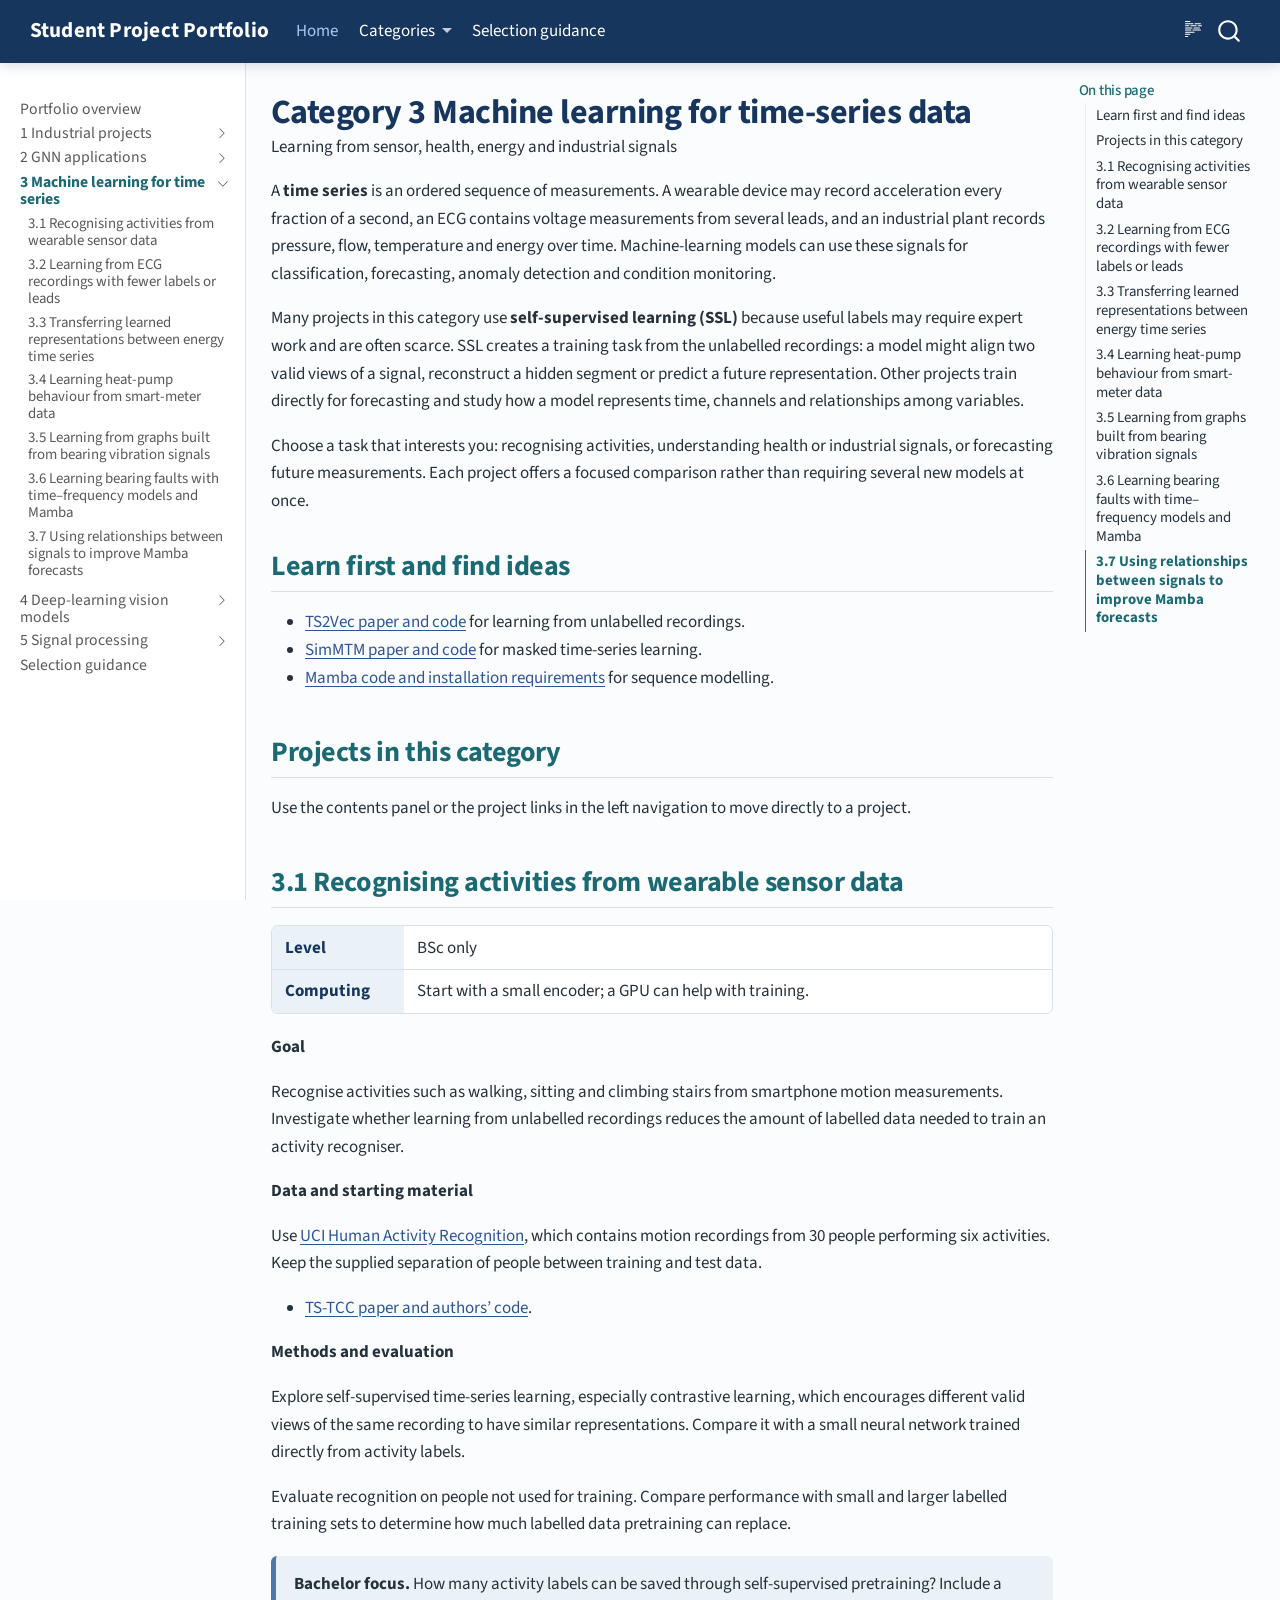
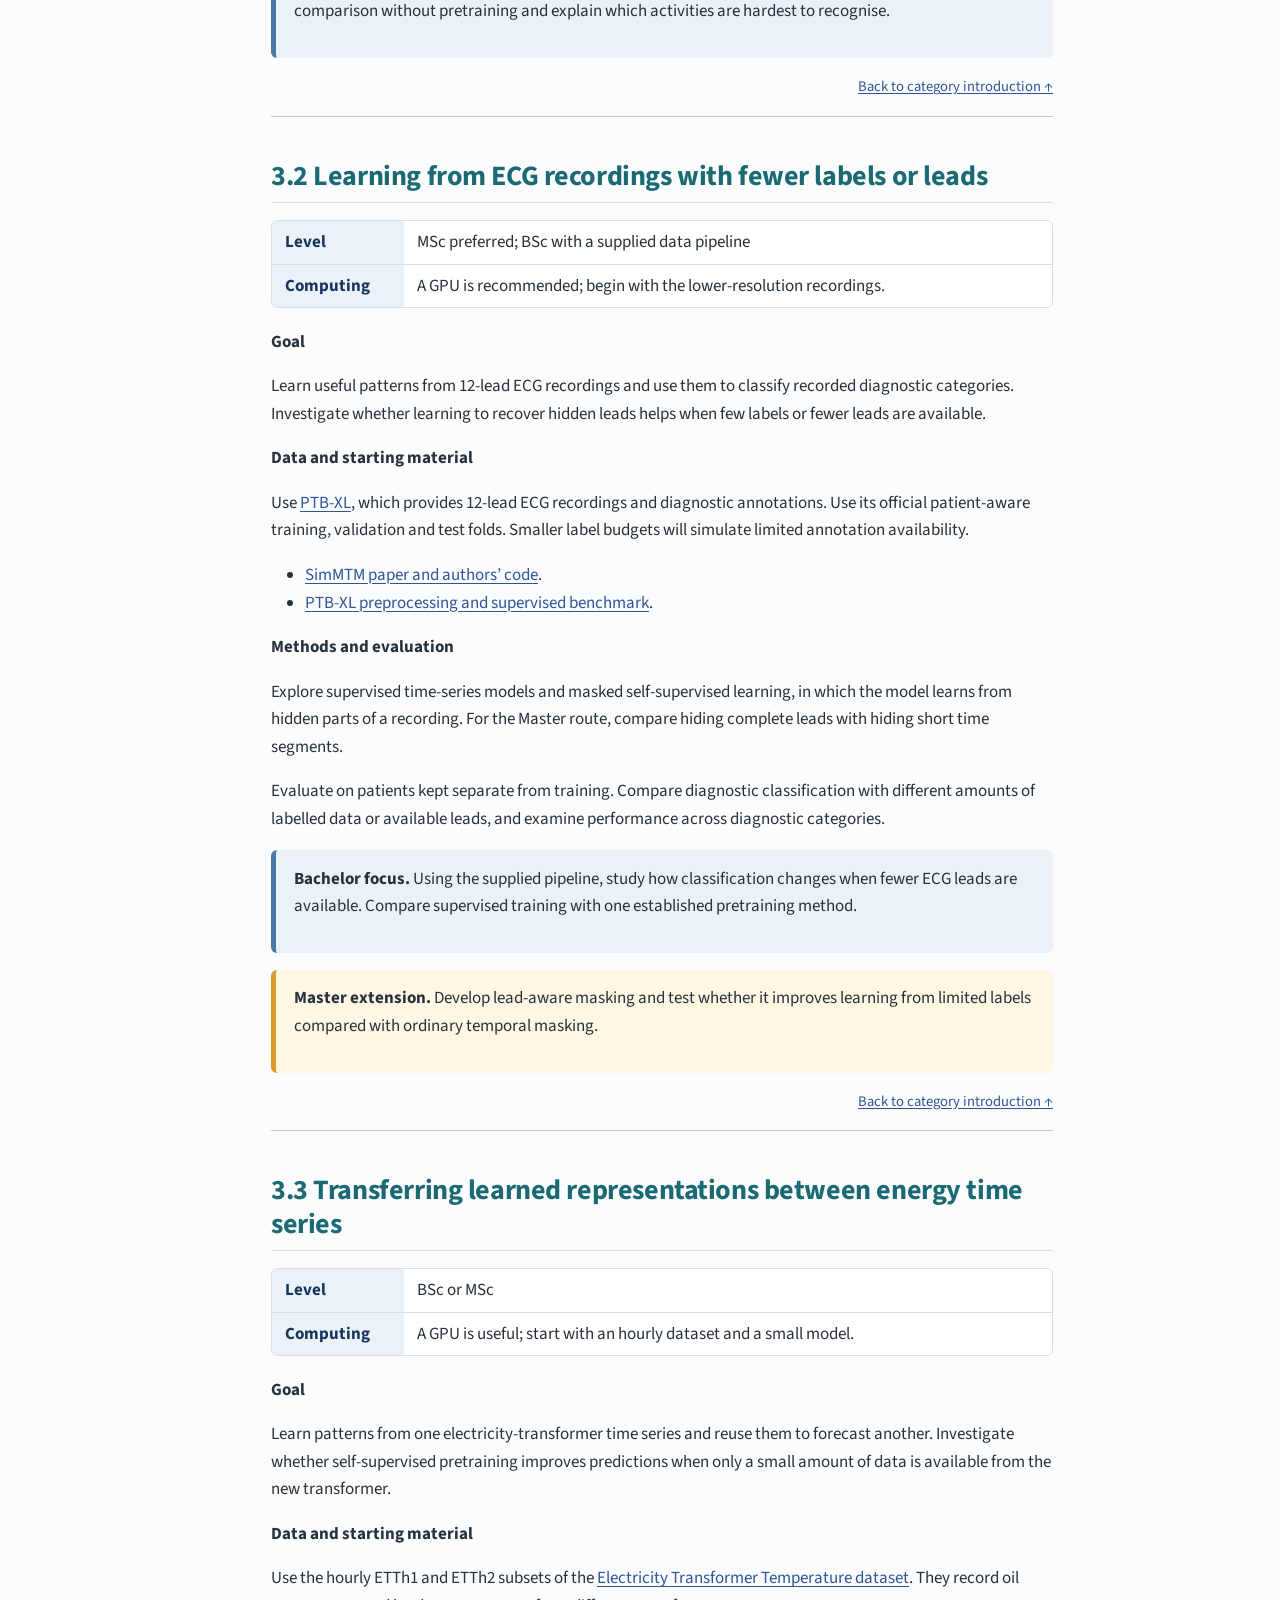
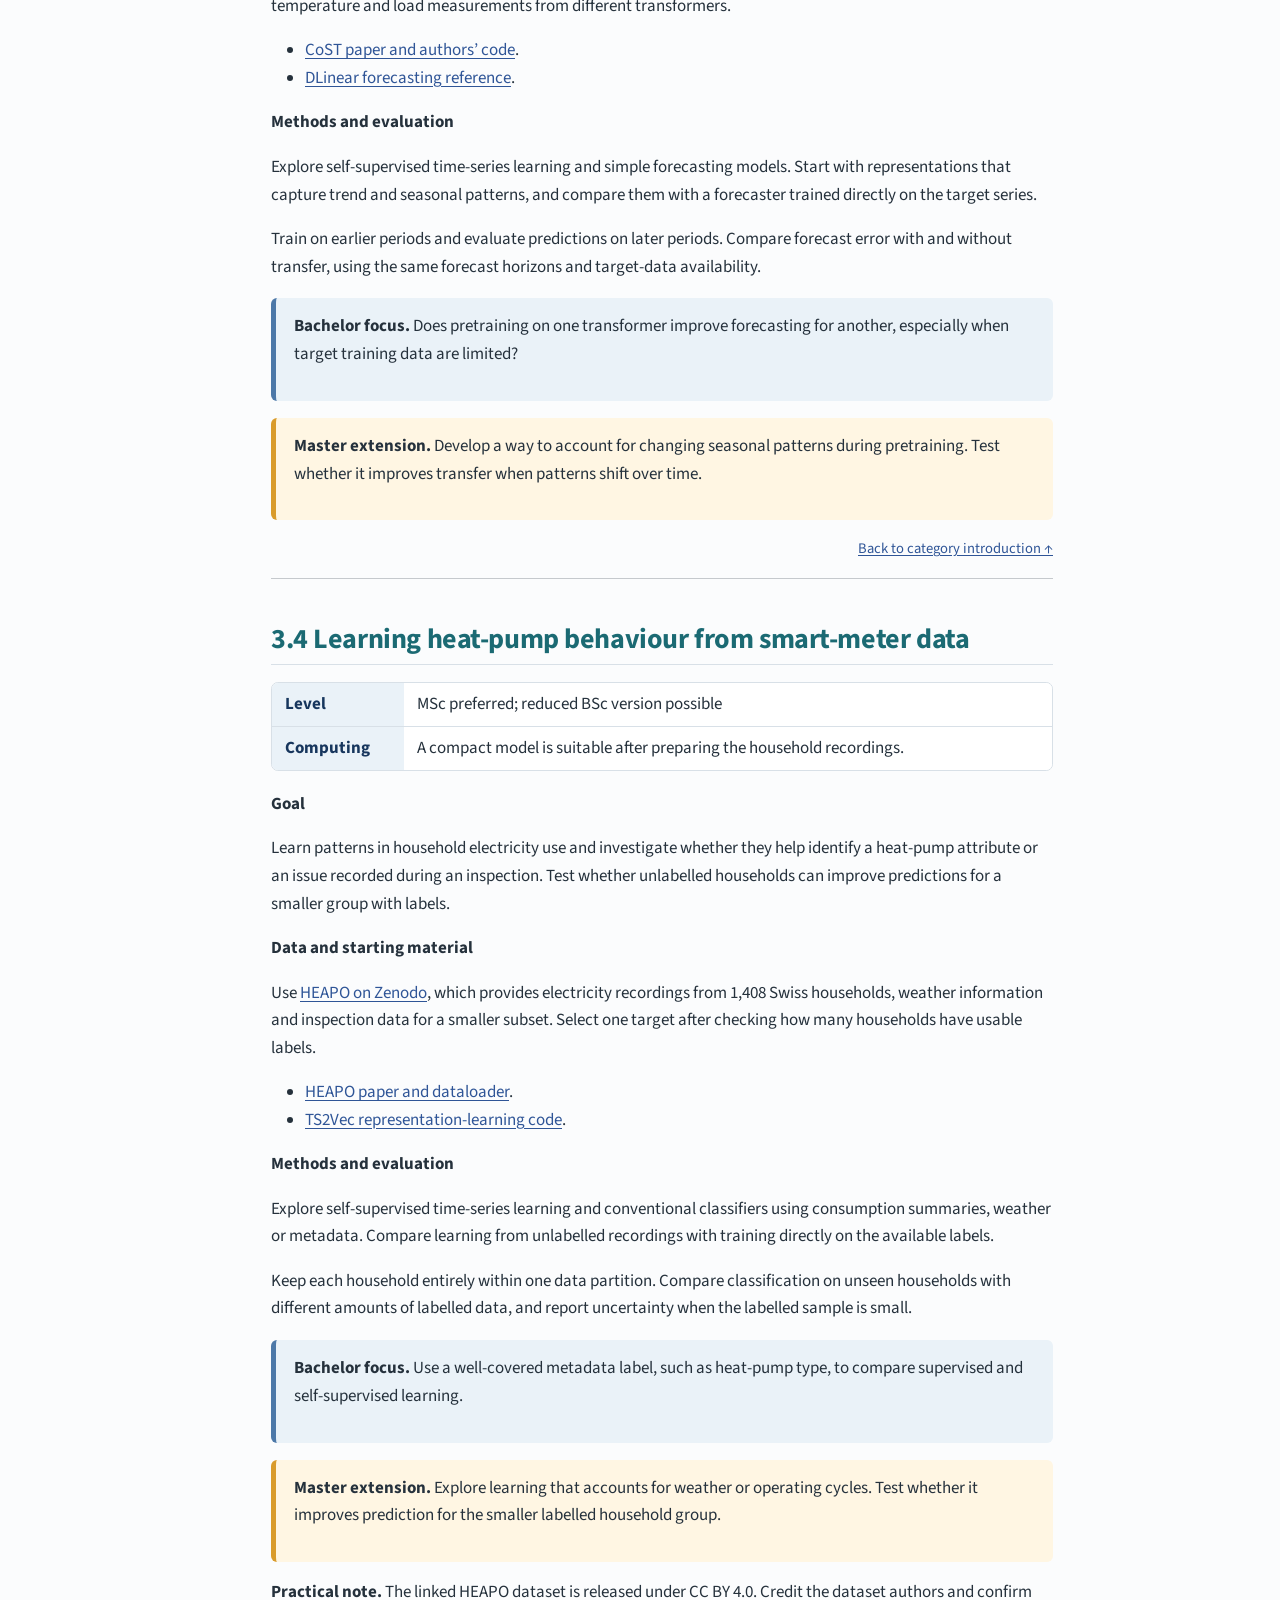
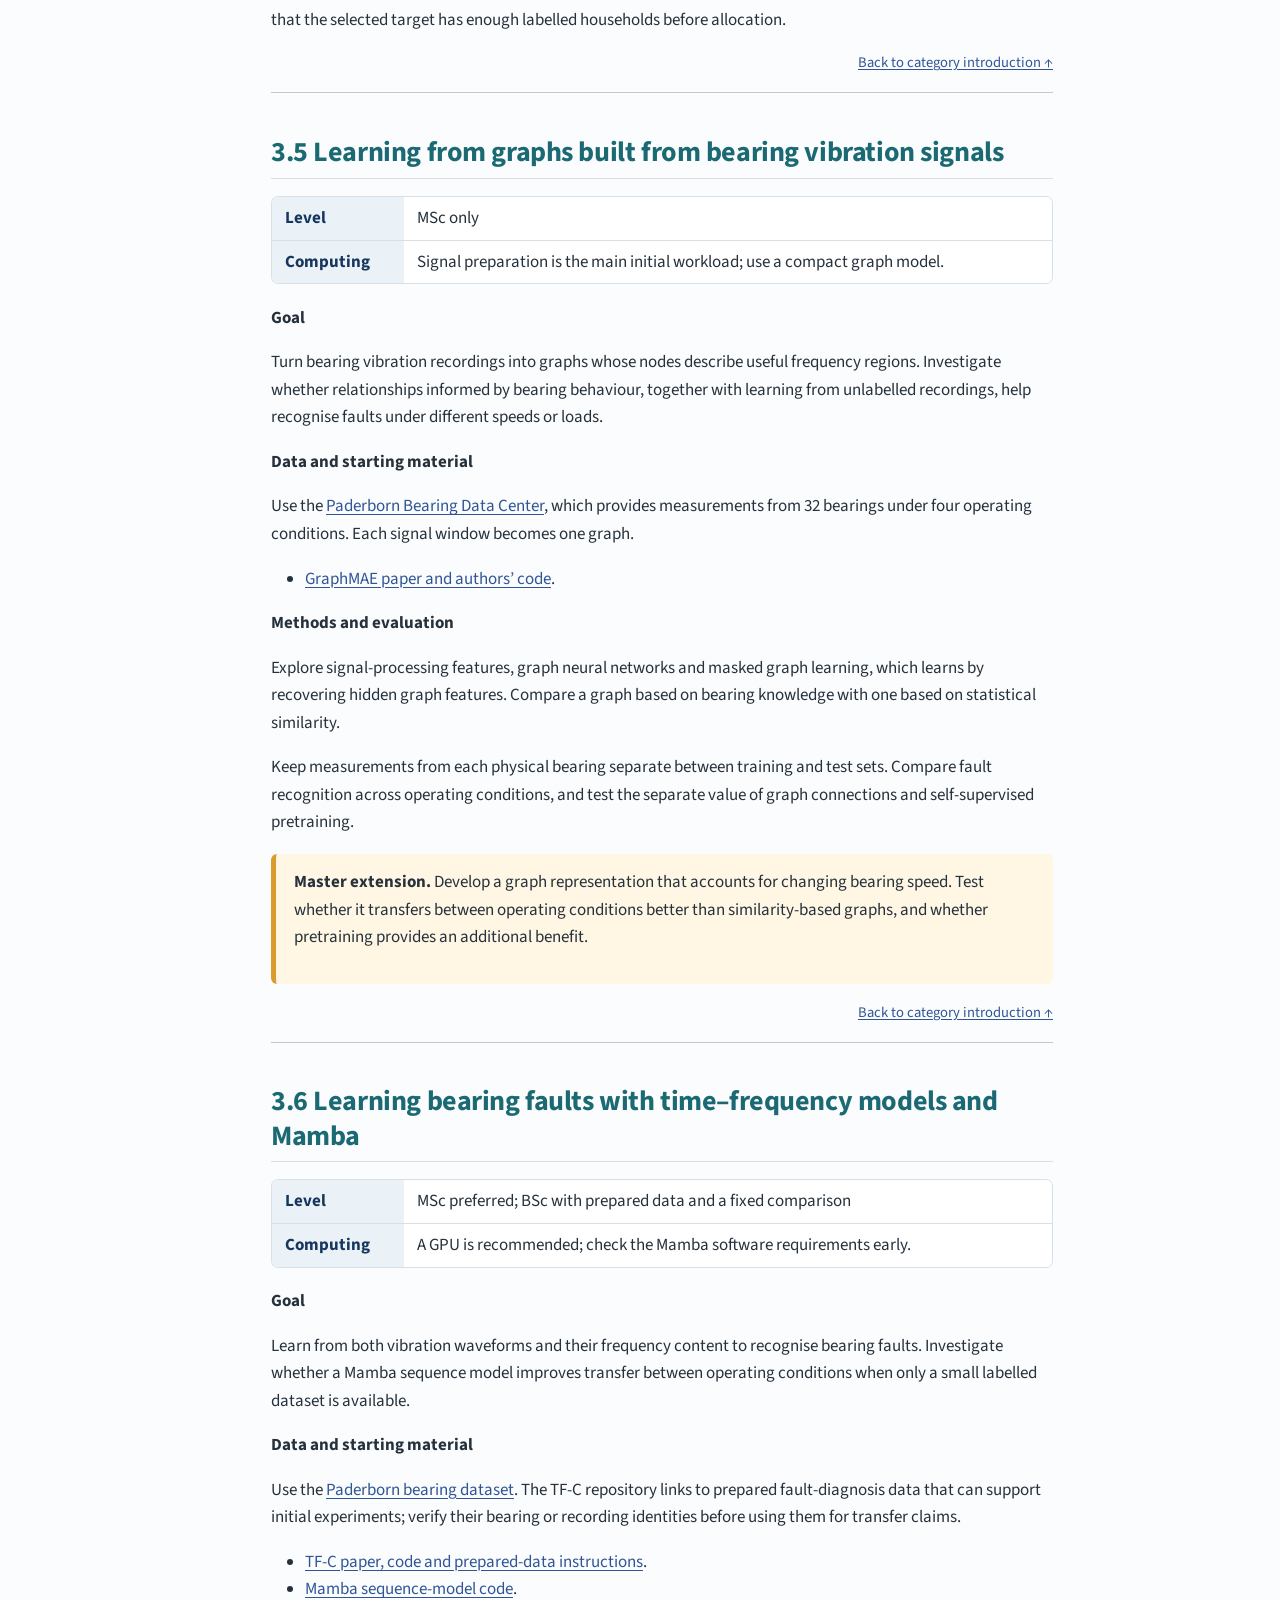
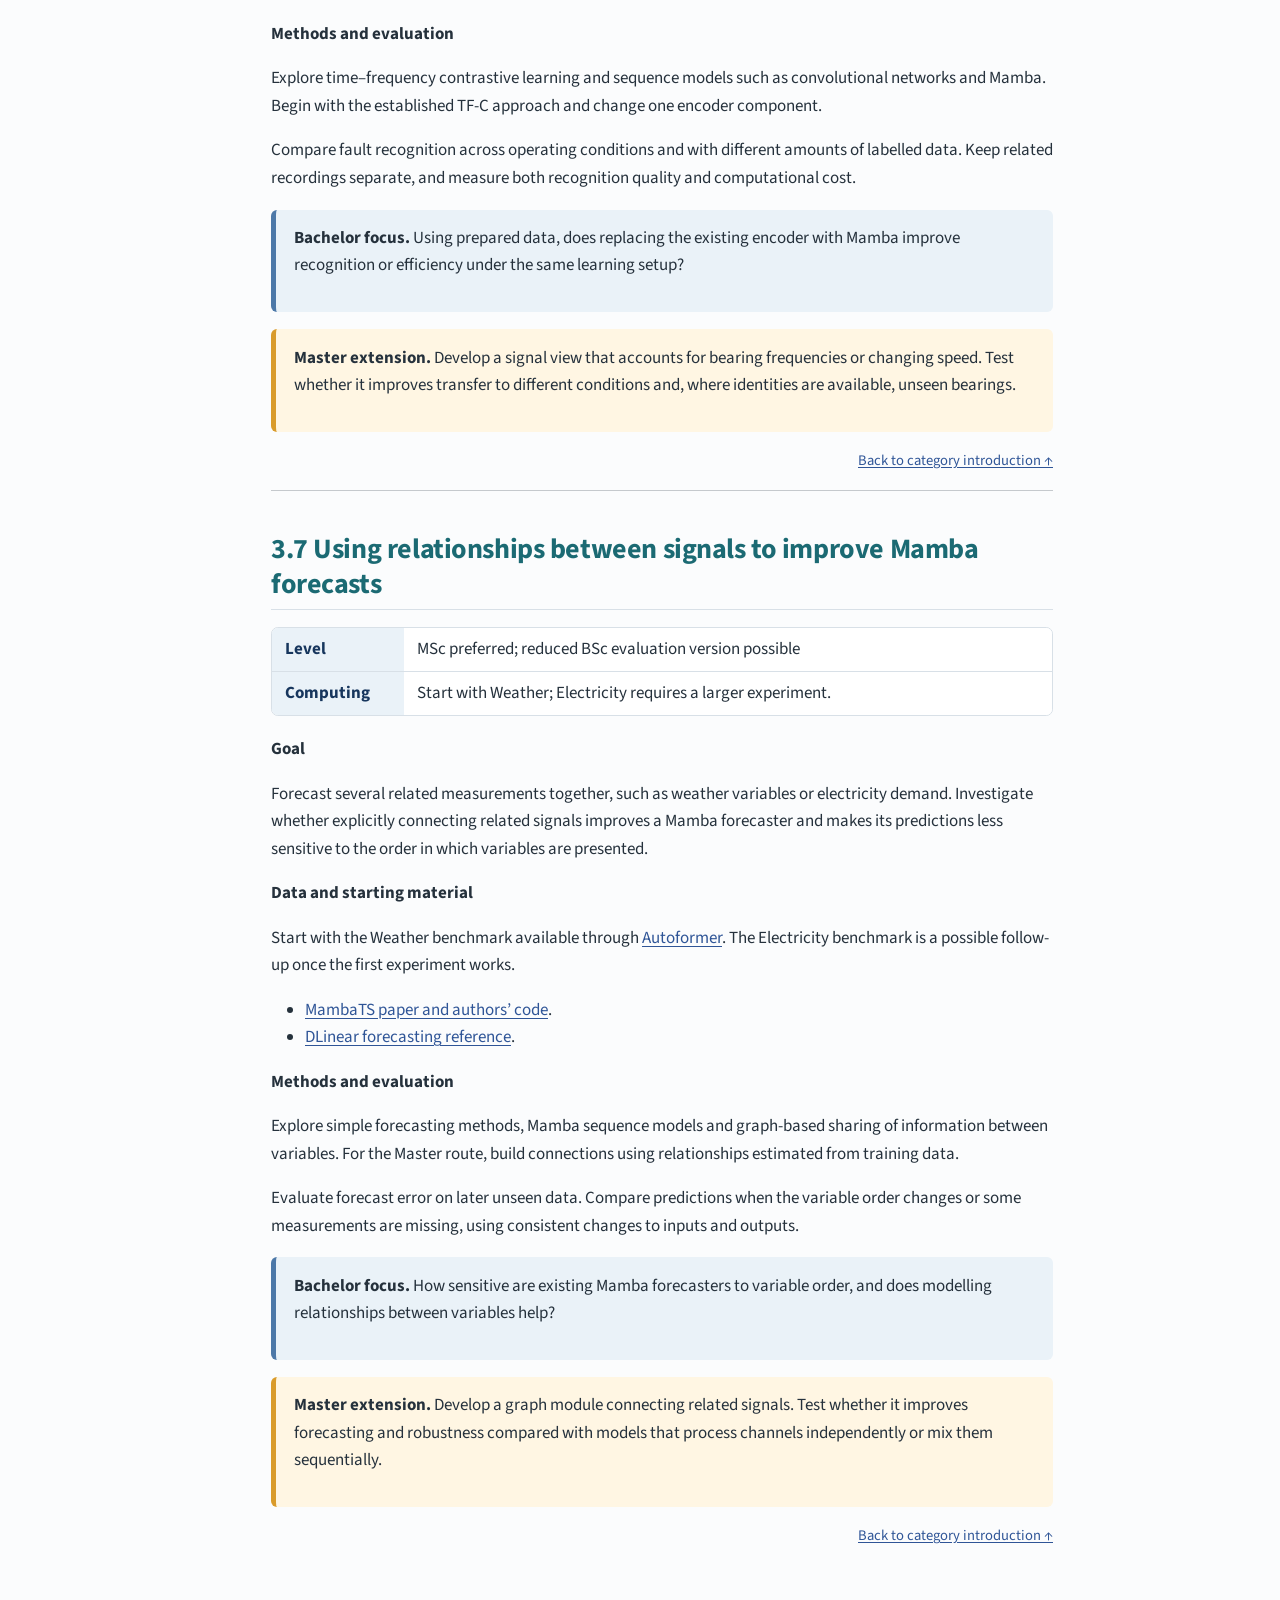
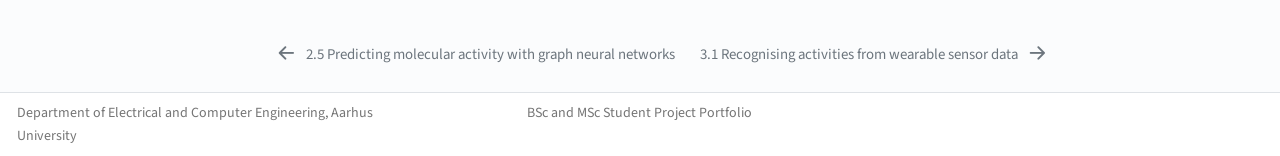
<file: time-series-ssl.html>
<!DOCTYPE html>
<html xmlns="http://www.w3.org/1999/xhtml" lang="en" xml:lang="en"><head>

<meta charset="utf-8">
<meta name="generator" content="quarto-1.10.18">

<meta name="viewport" content="width=device-width, initial-scale=1.0, user-scalable=yes">

<meta name="description" content="Learning from sensor, health, energy and industrial signals">

<title>Category 3 Machine learning for time-series data – Student Project Portfolio</title>
<style>
/* Default styles provided by pandoc.
** See https://pandoc.org/MANUAL.html#variables-for-html for config info.
*/
span.smallcaps{font-variant: small-caps;}
div.columns{display: flex; gap: 1.5em;}
div.column{flex: auto;}
@media screen {
div.columns{gap: min(4vw, 1.5em);}
div.column{overflow-x: auto;}
}
div.hanging-indent{margin-left: 1.5em; text-indent: -1.5em;}
ul.task-list{list-style: none;}
ul.task-list li input[type="checkbox"] {
  width: 0.8em;
  margin: 0 0.8em 0.2em -1em; /* quarto-specific, see https://github.com/quarto-dev/quarto-cli/issues/4556 */ 
  vertical-align: middle;
}
</style>


<script src="site_libs/quarto-nav/quarto-nav.js"></script>
<script src="site_libs/clipboard/clipboard.min.js"></script>
<script src="site_libs/quarto-search/autocomplete.umd.js"></script>
<script src="site_libs/quarto-search/fuse.min.js"></script>
<script src="site_libs/quarto-search/quarto-search.js"></script>
<meta name="quarto:offset" content="./">
<link href="./time-series-ssl.qmd#project-3-1" rel="next">
<link href="./graph-applications.qmd#project-2-5" rel="prev">
<script src="site_libs/quarto-html/quarto.js" type="module"></script>
<script src="site_libs/quarto-html/tabsets/tabsets.js" type="module"></script>
<script src="site_libs/quarto-html/popper.min.js"></script>
<script src="site_libs/quarto-html/tippy.umd.min.js"></script>
<script src="site_libs/quarto-html/anchor.min.js"></script>
<link href="site_libs/quarto-html/tippy.css" rel="stylesheet">
<link href="site_libs/quarto-html/quarto-syntax-highlighting-64a204ab8560d761af7679ceaba22944.css" rel="stylesheet" id="quarto-text-highlighting-styles">
<script src="site_libs/bootstrap/bootstrap.min.js"></script>
<link href="site_libs/bootstrap/bootstrap-icons.css" rel="stylesheet">
<link href="site_libs/bootstrap/bootstrap-9dd9667f83883a06eff2f7aa27cd58d6.min.css" rel="stylesheet" append-hash="true" id="quarto-bootstrap" data-mode="light">
<script id="quarto-search-options" type="application/json">{
  "location": "navbar",
  "copy-button": false,
  "collapse-after": 3,
  "panel-placement": "end",
  "type": "overlay",
  "limit": 50,
  "keyboard-shortcut": [
    "f",
    "/",
    "s"
  ],
  "language": {
    "search-no-results-text": "No results",
    "search-matching-documents-text": "matching documents",
    "search-copy-link-title": "Copy link to search",
    "search-hide-matches-text": "Hide additional matches",
    "search-more-match-text": "more match in this document",
    "search-more-matches-text": "more matches in this document",
    "search-clear-button-title": "Clear",
    "search-text-placeholder": "",
    "search-detached-cancel-button-title": "Cancel",
    "search-submit-button-title": "Submit",
    "search-label": "Search"
  }
}</script>
<style>html{ scroll-behavior: smooth; }</style>


<link rel="stylesheet" href="styles-v2.css">
</head>

<body class="nav-sidebar docked nav-fixed quarto-light">

<div id="quarto-search-results"></div>
  <header id="quarto-header" class="headroom fixed-top">
    <nav class="navbar navbar-expand-lg " data-bs-theme="dark">
      <div class="navbar-container container-fluid">
      <div class="navbar-brand-container mx-auto">
    <a class="navbar-brand" href="./index.html">
    <span class="navbar-title">Student Project Portfolio</span>
    </a>
  </div>
            <div id="quarto-search" class="" title="Search"></div>
          <button class="navbar-toggler" type="button" data-bs-toggle="collapse" data-bs-target="#navbarCollapse" aria-controls="navbarCollapse" role="menu" aria-expanded="false" aria-label="Toggle navigation" onclick="if (window.quartoToggleHeadroom) { window.quartoToggleHeadroom(); }">
  <span class="navbar-toggler-icon"></span>
</button>
          <div class="collapse navbar-collapse" id="navbarCollapse">
            <ul class="navbar-nav navbar-nav-scroll me-auto">
  <li class="nav-item">
    <a class="nav-link active" href="./index.html" aria-current="page"> 
<span class="menu-text">Home</span></a>
  </li>  
  <li class="nav-item dropdown ">
    <a class="nav-link dropdown-toggle" href="#" id="nav-menu-categories" role="link" data-bs-toggle="dropdown" aria-expanded="false">
 <span class="menu-text">Categories</span>
    </a>
    <ul class="dropdown-menu" aria-labelledby="nav-menu-categories">    
        <li>
    <a class="dropdown-item" href="./industry-partner-projects.html">
 <span class="dropdown-text">1 Industrial projects</span></a>
  </li>  
        <li>
    <a class="dropdown-item" href="./graph-applications.html">
 <span class="dropdown-text">2 GNN applications</span></a>
  </li>  
        <li>
    <a class="dropdown-item" href="./time-series-ssl.html">
 <span class="dropdown-text">3 Machine learning for time series</span></a>
  </li>  
        <li>
    <a class="dropdown-item" href="./vision-foundation-models.html">
 <span class="dropdown-text">4 Deep-learning vision models</span></a>
  </li>  
        <li>
    <a class="dropdown-item" href="./signal-processing.html">
 <span class="dropdown-text">5 Signal processing</span></a>
  </li>  
    </ul>
  </li>
  <li class="nav-item">
    <a class="nav-link" href="./selection-guidance.html"> 
<span class="menu-text">Selection guidance</span></a>
  </li>  
</ul>
          </div> <!-- /navcollapse -->
            <div class="quarto-navbar-tools">
  <a href="" class="quarto-reader-toggle quarto-navigation-tool px-1" onclick="window.quartoToggleReader(); return false;" title="Toggle reader mode">
  <div class="quarto-reader-toggle-btn">
  <i class="bi"></i>
  </div>
</a>
</div>
      </div> <!-- /container-fluid -->
    </nav>
  <nav class="quarto-secondary-nav">
    <div class="container-fluid d-flex">
      <button type="button" class="quarto-btn-toggle btn" data-bs-toggle="collapse" role="button" data-bs-target=".quarto-sidebar-collapse-item" aria-controls="quarto-sidebar" aria-expanded="false" aria-label="Toggle sidebar navigation" onclick="if (window.quartoToggleHeadroom) { window.quartoToggleHeadroom(); }">
        <i class="bi bi-layout-text-sidebar-reverse"></i>
      </button>
        <nav class="quarto-page-breadcrumbs" aria-label="breadcrumb"><ol class="breadcrumb"><li class="breadcrumb-item"><a href="./time-series-ssl.html">3 Machine learning for time series</a></li></ol></nav>
        <a class="flex-grow-1" role="navigation" data-bs-toggle="collapse" data-bs-target=".quarto-sidebar-collapse-item" aria-controls="quarto-sidebar" aria-expanded="false" aria-label="Toggle sidebar navigation" onclick="if (window.quartoToggleHeadroom) { window.quartoToggleHeadroom(); }">      
        </a>
    </div>
  </nav>
</header>
<!-- content -->
<div id="quarto-content" class="quarto-container page-columns page-rows-contents page-layout-article page-navbar">
<!-- sidebar -->
  <nav id="quarto-sidebar" class="sidebar collapse collapse-horizontal quarto-sidebar-collapse-item sidebar-navigation docked overflow-auto">
    <div class="sidebar-menu-container"> 
    <ul class="list-unstyled mt-1">
        <li class="sidebar-item">
  <div class="sidebar-item-container"> 
  <a href="./index.html" class="sidebar-item-text sidebar-link">
 <span class="menu-text">Portfolio overview</span></a>
  </div>
</li>
        <li class="sidebar-item sidebar-item-section">
      <div class="sidebar-item-container"> 
            <a href="./industry-partner-projects.html" class="sidebar-item-text sidebar-link">
 <span class="menu-text">1  Industrial projects</span></a>
          <a class="sidebar-item-toggle text-start collapsed" data-bs-toggle="collapse" data-bs-target="#quarto-sidebar-section-1" role="navigation" aria-expanded="false" aria-label="Toggle section">
            <i class="bi bi-chevron-right ms-2"></i>
          </a> 
      </div>
      <ul id="quarto-sidebar-section-1" class="collapse list-unstyled sidebar-section depth1 ">  
          <li class="sidebar-item">
  <div class="sidebar-item-container"> 
  <a href="./industry-partner-projects.html#project-1-1" class="sidebar-item-text sidebar-link">
 <span class="menu-text">1.1 Siemens Gamesa: Data-driven operational state identification</span></a>
  </div>
</li>
          <li class="sidebar-item">
  <div class="sidebar-item-container"> 
  <a href="./industry-partner-projects.html#project-1-2" class="sidebar-item-text sidebar-link">
 <span class="menu-text">1.2 Siemens Gamesa: Probabilistic drivetrain configuration and kinematics</span></a>
  </div>
</li>
          <li class="sidebar-item">
  <div class="sidebar-item-container"> 
  <a href="./industry-partner-projects.html#project-1-3" class="sidebar-item-text sidebar-link">
 <span class="menu-text">1.3 Tetra Pak: Learning from filtration cycles</span></a>
  </div>
</li>
      </ul>
  </li>
        <li class="sidebar-item sidebar-item-section">
      <div class="sidebar-item-container"> 
            <a href="./graph-applications.html" class="sidebar-item-text sidebar-link">
 <span class="menu-text">2  GNN applications</span></a>
          <a class="sidebar-item-toggle text-start collapsed" data-bs-toggle="collapse" data-bs-target="#quarto-sidebar-section-2" role="navigation" aria-expanded="false" aria-label="Toggle section">
            <i class="bi bi-chevron-right ms-2"></i>
          </a> 
      </div>
      <ul id="quarto-sidebar-section-2" class="collapse list-unstyled sidebar-section depth1 ">  
          <li class="sidebar-item">
  <div class="sidebar-item-container"> 
  <a href="./graph-applications.html#project-2-1" class="sidebar-item-text sidebar-link">
 <span class="menu-text">2.1 Predicting the remaining life of aircraft engines</span></a>
  </div>
</li>
          <li class="sidebar-item">
  <div class="sidebar-item-container"> 
  <a href="./graph-applications.html#project-2-2" class="sidebar-item-text sidebar-link">
 <span class="menu-text">2.2 Predicting traffic speed with graph neural networks</span></a>
  </div>
</li>
          <li class="sidebar-item">
  <div class="sidebar-item-container"> 
  <a href="./graph-applications.html#project-2-3" class="sidebar-item-text sidebar-link">
 <span class="menu-text">2.3 Detecting illicit Bitcoin transactions with graphs</span></a>
  </div>
</li>
          <li class="sidebar-item">
  <div class="sidebar-item-container"> 
  <a href="./graph-applications.html#project-2-4" class="sidebar-item-text sidebar-link">
 <span class="menu-text">2.4 Recommending movies with graph neural networks</span></a>
  </div>
</li>
          <li class="sidebar-item">
  <div class="sidebar-item-container"> 
  <a href="./graph-applications.html#project-2-5" class="sidebar-item-text sidebar-link">
 <span class="menu-text">2.5 Predicting molecular activity with graph neural networks</span></a>
  </div>
</li>
      </ul>
  </li>
        <li class="sidebar-item sidebar-item-section">
      <div class="sidebar-item-container"> 
            <a href="./time-series-ssl.html" class="sidebar-item-text sidebar-link active">
 <span class="menu-text">3  Machine learning for time series</span></a>
          <a class="sidebar-item-toggle text-start" data-bs-toggle="collapse" data-bs-target="#quarto-sidebar-section-3" role="navigation" aria-expanded="true" aria-label="Toggle section">
            <i class="bi bi-chevron-right ms-2"></i>
          </a> 
      </div>
      <ul id="quarto-sidebar-section-3" class="collapse list-unstyled sidebar-section depth1 show">  
          <li class="sidebar-item">
  <div class="sidebar-item-container"> 
  <a href="./time-series-ssl.html#project-3-1" class="sidebar-item-text sidebar-link">
 <span class="menu-text">3.1 Recognising activities from wearable sensor data</span></a>
  </div>
</li>
          <li class="sidebar-item">
  <div class="sidebar-item-container"> 
  <a href="./time-series-ssl.html#project-3-2" class="sidebar-item-text sidebar-link">
 <span class="menu-text">3.2 Learning from ECG recordings with fewer labels or leads</span></a>
  </div>
</li>
          <li class="sidebar-item">
  <div class="sidebar-item-container"> 
  <a href="./time-series-ssl.html#project-3-3" class="sidebar-item-text sidebar-link">
 <span class="menu-text">3.3 Transferring learned representations between energy time series</span></a>
  </div>
</li>
          <li class="sidebar-item">
  <div class="sidebar-item-container"> 
  <a href="./time-series-ssl.html#project-3-4" class="sidebar-item-text sidebar-link">
 <span class="menu-text">3.4 Learning heat-pump behaviour from smart-meter data</span></a>
  </div>
</li>
          <li class="sidebar-item">
  <div class="sidebar-item-container"> 
  <a href="./time-series-ssl.html#project-3-5" class="sidebar-item-text sidebar-link">
 <span class="menu-text">3.5 Learning from graphs built from bearing vibration signals</span></a>
  </div>
</li>
          <li class="sidebar-item">
  <div class="sidebar-item-container"> 
  <a href="./time-series-ssl.html#project-3-6" class="sidebar-item-text sidebar-link">
 <span class="menu-text">3.6 Learning bearing faults with time–frequency models and Mamba</span></a>
  </div>
</li>
          <li class="sidebar-item">
  <div class="sidebar-item-container"> 
  <a href="./time-series-ssl.html#project-3-7" class="sidebar-item-text sidebar-link">
 <span class="menu-text">3.7 Using relationships between signals to improve Mamba forecasts</span></a>
  </div>
</li>
      </ul>
  </li>
        <li class="sidebar-item sidebar-item-section">
      <div class="sidebar-item-container"> 
            <a href="./vision-foundation-models.html" class="sidebar-item-text sidebar-link">
 <span class="menu-text">4  Deep-learning vision models</span></a>
          <a class="sidebar-item-toggle text-start collapsed" data-bs-toggle="collapse" data-bs-target="#quarto-sidebar-section-4" role="navigation" aria-expanded="false" aria-label="Toggle section">
            <i class="bi bi-chevron-right ms-2"></i>
          </a> 
      </div>
      <ul id="quarto-sidebar-section-4" class="collapse list-unstyled sidebar-section depth1 ">  
          <li class="sidebar-item">
  <div class="sidebar-item-container"> 
  <a href="./vision-foundation-models.html#project-4-1" class="sidebar-item-text sidebar-link">
 <span class="menu-text">4.1 Adapting DINO vision models for specialised image analysis</span></a>
  </div>
</li>
          <li class="sidebar-item">
  <div class="sidebar-item-container"> 
  <a href="./vision-foundation-models.html#project-4-3" class="sidebar-item-text sidebar-link">
 <span class="menu-text">4.3 Federated learning for medical-image denoising</span></a>
  </div>
</li>
      </ul>
  </li>
        <li class="sidebar-item sidebar-item-section">
      <div class="sidebar-item-container"> 
            <a href="./signal-processing.html" class="sidebar-item-text sidebar-link">
 <span class="menu-text">5  Signal processing</span></a>
          <a class="sidebar-item-toggle text-start collapsed" data-bs-toggle="collapse" data-bs-target="#quarto-sidebar-section-5" role="navigation" aria-expanded="false" aria-label="Toggle section">
            <i class="bi bi-chevron-right ms-2"></i>
          </a> 
      </div>
      <ul id="quarto-sidebar-section-5" class="collapse list-unstyled sidebar-section depth1 ">  
          <li class="sidebar-item">
  <div class="sidebar-item-container"> 
  <a href="./signal-processing.html#project-5-1" class="sidebar-item-text sidebar-link">
 <span class="menu-text">5.1 Learning to separate noisy multichannel signals</span></a>
  </div>
</li>
      </ul>
  </li>
        <li class="sidebar-item">
  <div class="sidebar-item-container"> 
  <a href="./selection-guidance.html" class="sidebar-item-text sidebar-link">
 <span class="menu-text">Selection guidance</span></a>
  </div>
</li>
    </ul>
    </div>
</nav>
<div id="quarto-sidebar-glass" class="quarto-sidebar-collapse-item" data-bs-toggle="collapse" data-bs-target=".quarto-sidebar-collapse-item"></div>
<!-- margin-sidebar -->
    <div id="quarto-margin-sidebar" class="sidebar margin-sidebar">
        <nav id="TOC" role="doc-toc" class="toc-active">
    <h2 id="toc-title">On this page</h2>
   
  <ul class="collapse">
  <li><a href="#learn-first-and-find-ideas" id="toc-learn-first-and-find-ideas" class="nav-link active" data-scroll-target="#learn-first-and-find-ideas">Learn first and find ideas</a></li>
  <li><a href="#projects-in-this-category" id="toc-projects-in-this-category" class="nav-link" data-scroll-target="#projects-in-this-category">Projects in this category</a></li>
  <li><a href="#project-3-1" id="toc-project-3-1" class="nav-link" data-scroll-target="#project-3-1">3.1 Recognising activities from wearable sensor data</a></li>
  <li><a href="#project-3-2" id="toc-project-3-2" class="nav-link" data-scroll-target="#project-3-2">3.2 Learning from ECG recordings with fewer labels or leads</a></li>
  <li><a href="#project-3-3" id="toc-project-3-3" class="nav-link" data-scroll-target="#project-3-3">3.3 Transferring learned representations between energy time series</a></li>
  <li><a href="#project-3-4" id="toc-project-3-4" class="nav-link" data-scroll-target="#project-3-4">3.4 Learning heat-pump behaviour from smart-meter data</a></li>
  <li><a href="#project-3-5" id="toc-project-3-5" class="nav-link" data-scroll-target="#project-3-5">3.5 Learning from graphs built from bearing vibration signals</a></li>
  <li><a href="#project-3-6" id="toc-project-3-6" class="nav-link" data-scroll-target="#project-3-6">3.6 Learning bearing faults with time–frequency models and Mamba</a></li>
  <li><a href="#project-3-7" id="toc-project-3-7" class="nav-link" data-scroll-target="#project-3-7">3.7 Using relationships between signals to improve Mamba forecasts</a></li>
  </ul>
</nav>
    </div>
<!-- main -->
<main class="content" id="quarto-document-content">

<header id="title-block-header" class="quarto-title-block default">
<div class="quarto-title">
<h1 class="title">Category 3 Machine learning for time-series data</h1>
</div>

<div>
  <div class="description">
    Learning from sensor, health, energy and industrial signals
  </div>
</div>


<div class="quarto-title-meta">

    
  
    
  </div>
  


</header>


<p><span id="top"></span></p>
<p>A <strong>time series</strong> is an ordered sequence of measurements. A wearable device may record acceleration every fraction of a second, an ECG contains voltage measurements from several leads, and an industrial plant records pressure, flow, temperature and energy over time. Machine-learning models can use these signals for classification, forecasting, anomaly detection and condition monitoring.</p>
<p>Many projects in this category use <strong>self-supervised learning (SSL)</strong> because useful labels may require expert work and are often scarce. SSL creates a training task from the unlabelled recordings: a model might align two valid views of a signal, reconstruct a hidden segment or predict a future representation. Other projects train directly for forecasting and study how a model represents time, channels and relationships among variables.</p>
<p>Choose a task that interests you: recognising activities, understanding health or industrial signals, or forecasting future measurements. Each project offers a focused comparison rather than requiring several new models at once.</p>
<section id="learn-first-and-find-ideas" class="level2">
<h2 class="anchored" data-anchor-id="learn-first-and-find-ideas">Learn first and find ideas</h2>
<ul>
<li><a href="https://github.com/zhihanyue/ts2vec">TS2Vec paper and code</a> for learning from unlabelled recordings.</li>
<li><a href="https://github.com/thuml/SimMTM">SimMTM paper and code</a> for masked time-series learning.</li>
<li><a href="https://github.com/state-spaces/mamba">Mamba code and installation requirements</a> for sequence modelling.</li>
</ul>
</section>
<section id="projects-in-this-category" class="level2">
<h2 class="anchored" data-anchor-id="projects-in-this-category">Projects in this category</h2>
<p>Use the contents panel or the project links in the left navigation to move directly to a project.</p>
</section>
<section id="project-3-1" class="level2">
<h2 class="anchored" data-anchor-id="project-3-1">3.1 Recognising activities from wearable sensor data</h2>
<div class="project-meta">
<p><span class="meta-label">Level</span><span class="meta-value">BSc only</span> <span class="meta-label">Computing</span><span class="meta-value">Start with a small encoder; a GPU can help with training.</span></p>
</div>
<p><strong>Goal</strong></p>
<p>Recognise activities such as walking, sitting and climbing stairs from smartphone motion measurements. Investigate whether learning from unlabelled recordings reduces the amount of labelled data needed to train an activity recogniser.</p>
<p><strong>Data and starting material</strong></p>
<p>Use <a href="https://archive.ics.uci.edu/dataset/240/human+activity+recognition+using+smartphones">UCI Human Activity Recognition</a>, which contains motion recordings from 30 people performing six activities. Keep the supplied separation of people between training and test data.</p>
<ul>
<li><a href="https://github.com/emadeldeen24/TS-TCC">TS-TCC paper and authors’ code</a>.</li>
</ul>
<p><strong>Methods and evaluation</strong></p>
<p>Explore self-supervised time-series learning, especially contrastive learning, which encourages different valid views of the same recording to have similar representations. Compare it with a small neural network trained directly from activity labels.</p>
<p>Evaluate recognition on people not used for training. Compare performance with small and larger labelled training sets to determine how much labelled data pretraining can replace.</p>
<div class="scope scope-bsc">
<p><strong>Bachelor focus.</strong> How many activity labels can be saved through self-supervised pretraining? Include a comparison without pretraining and explain which activities are hardest to recognise.</p>
</div>
<div class="project-back">
<a href="#top">Back to category introduction ↑</a>
</div>
<hr>
</section>
<section id="project-3-2" class="level2">
<h2 class="anchored" data-anchor-id="project-3-2">3.2 Learning from ECG recordings with fewer labels or leads</h2>
<div class="project-meta">
<p><span class="meta-label">Level</span><span class="meta-value">MSc preferred; BSc with a supplied data pipeline</span> <span class="meta-label">Computing</span><span class="meta-value">A GPU is recommended; begin with the lower-resolution recordings.</span></p>
</div>
<p><strong>Goal</strong></p>
<p>Learn useful patterns from 12-lead ECG recordings and use them to classify recorded diagnostic categories. Investigate whether learning to recover hidden leads helps when few labels or fewer leads are available.</p>
<p><strong>Data and starting material</strong></p>
<p>Use <a href="https://physionet.org/content/ptb-xl/1.0.3/">PTB-XL</a>, which provides 12-lead ECG recordings and diagnostic annotations. Use its official patient-aware training, validation and test folds. Smaller label budgets will simulate limited annotation availability.</p>
<ul>
<li><a href="https://github.com/thuml/SimMTM">SimMTM paper and authors’ code</a>.</li>
<li><a href="https://github.com/helme/ecg_ptbxl_benchmarking">PTB-XL preprocessing and supervised benchmark</a>.</li>
</ul>
<p><strong>Methods and evaluation</strong></p>
<p>Explore supervised time-series models and masked self-supervised learning, in which the model learns from hidden parts of a recording. For the Master route, compare hiding complete leads with hiding short time segments.</p>
<p>Evaluate on patients kept separate from training. Compare diagnostic classification with different amounts of labelled data or available leads, and examine performance across diagnostic categories.</p>
<div class="scope scope-bsc">
<p><strong>Bachelor focus.</strong> Using the supplied pipeline, study how classification changes when fewer ECG leads are available. Compare supervised training with one established pretraining method.</p>
</div>
<div class="scope scope-msc">
<p><strong>Master extension.</strong> Develop lead-aware masking and test whether it improves learning from limited labels compared with ordinary temporal masking.</p>
</div>
<div class="project-back">
<a href="#top">Back to category introduction ↑</a>
</div>
<hr>
</section>
<section id="project-3-3" class="level2">
<h2 class="anchored" data-anchor-id="project-3-3">3.3 Transferring learned representations between energy time series</h2>
<div class="project-meta">
<p><span class="meta-label">Level</span><span class="meta-value">BSc or MSc</span> <span class="meta-label">Computing</span><span class="meta-value">A GPU is useful; start with an hourly dataset and a small model.</span></p>
</div>
<p><strong>Goal</strong></p>
<p>Learn patterns from one electricity-transformer time series and reuse them to forecast another. Investigate whether self-supervised pretraining improves predictions when only a small amount of data is available from the new transformer.</p>
<p><strong>Data and starting material</strong></p>
<p>Use the hourly ETTh1 and ETTh2 subsets of the <a href="https://github.com/zhouhaoyi/ETDataset">Electricity Transformer Temperature dataset</a>. They record oil temperature and load measurements from different transformers.</p>
<ul>
<li><a href="https://github.com/salesforce/CoST">CoST paper and authors’ code</a>.</li>
<li><a href="https://github.com/cure-lab/LTSF-Linear">DLinear forecasting reference</a>.</li>
</ul>
<p><strong>Methods and evaluation</strong></p>
<p>Explore self-supervised time-series learning and simple forecasting models. Start with representations that capture trend and seasonal patterns, and compare them with a forecaster trained directly on the target series.</p>
<p>Train on earlier periods and evaluate predictions on later periods. Compare forecast error with and without transfer, using the same forecast horizons and target-data availability.</p>
<div class="scope scope-bsc">
<p><strong>Bachelor focus.</strong> Does pretraining on one transformer improve forecasting for another, especially when target training data are limited?</p>
</div>
<div class="scope scope-msc">
<p><strong>Master extension.</strong> Develop a way to account for changing seasonal patterns during pretraining. Test whether it improves transfer when patterns shift over time.</p>
</div>
<div class="project-back">
<a href="#top">Back to category introduction ↑</a>
</div>
<hr>
</section>
<section id="project-3-4" class="level2">
<h2 class="anchored" data-anchor-id="project-3-4">3.4 Learning heat-pump behaviour from smart-meter data</h2>
<div class="project-meta">
<p><span class="meta-label">Level</span><span class="meta-value">MSc preferred; reduced BSc version possible</span> <span class="meta-label">Computing</span><span class="meta-value">A compact model is suitable after preparing the household recordings.</span></p>
</div>
<p><strong>Goal</strong></p>
<p>Learn patterns in household electricity use and investigate whether they help identify a heat-pump attribute or an issue recorded during an inspection. Test whether unlabelled households can improve predictions for a smaller group with labels.</p>
<p><strong>Data and starting material</strong></p>
<p>Use <a href="https://zenodo.org/records/15056919">HEAPO on Zenodo</a>, which provides electricity recordings from 1,408 Swiss households, weather information and inspection data for a smaller subset. Select one target after checking how many households have usable labels.</p>
<ul>
<li><a href="https://github.com/tbrumue/heapo">HEAPO paper and dataloader</a>.</li>
<li><a href="https://github.com/zhihanyue/ts2vec">TS2Vec representation-learning code</a>.</li>
</ul>
<p><strong>Methods and evaluation</strong></p>
<p>Explore self-supervised time-series learning and conventional classifiers using consumption summaries, weather or metadata. Compare learning from unlabelled recordings with training directly on the available labels.</p>
<p>Keep each household entirely within one data partition. Compare classification on unseen households with different amounts of labelled data, and report uncertainty when the labelled sample is small.</p>
<div class="scope scope-bsc">
<p><strong>Bachelor focus.</strong> Use a well-covered metadata label, such as heat-pump type, to compare supervised and self-supervised learning.</p>
</div>
<div class="scope scope-msc">
<p><strong>Master extension.</strong> Explore learning that accounts for weather or operating cycles. Test whether it improves prediction for the smaller labelled household group.</p>
</div>
<p><strong>Practical note.</strong> The linked HEAPO dataset is released under CC BY 4.0. Credit the dataset authors and confirm that the selected target has enough labelled households before allocation.</p>
<div class="project-back">
<a href="#top">Back to category introduction ↑</a>
</div>
<hr>
</section>
<section id="project-3-5" class="level2">
<h2 class="anchored" data-anchor-id="project-3-5">3.5 Learning from graphs built from bearing vibration signals</h2>
<div class="project-meta">
<p><span class="meta-label">Level</span><span class="meta-value">MSc only</span> <span class="meta-label">Computing</span><span class="meta-value">Signal preparation is the main initial workload; use a compact graph model.</span></p>
</div>
<p><strong>Goal</strong></p>
<p>Turn bearing vibration recordings into graphs whose nodes describe useful frequency regions. Investigate whether relationships informed by bearing behaviour, together with learning from unlabelled recordings, help recognise faults under different speeds or loads.</p>
<p><strong>Data and starting material</strong></p>
<p>Use the <a href="https://mb.uni-paderborn.de/en/kat/research/bearing-datacenter/data-sets-and-download">Paderborn Bearing Data Center</a>, which provides measurements from 32 bearings under four operating conditions. Each signal window becomes one graph.</p>
<ul>
<li><a href="https://github.com/THUDM/GraphMAE">GraphMAE paper and authors’ code</a>.</li>
</ul>
<p><strong>Methods and evaluation</strong></p>
<p>Explore signal-processing features, graph neural networks and masked graph learning, which learns by recovering hidden graph features. Compare a graph based on bearing knowledge with one based on statistical similarity.</p>
<p>Keep measurements from each physical bearing separate between training and test sets. Compare fault recognition across operating conditions, and test the separate value of graph connections and self-supervised pretraining.</p>
<div class="scope scope-msc">
<p><strong>Master extension.</strong> Develop a graph representation that accounts for changing bearing speed. Test whether it transfers between operating conditions better than similarity-based graphs, and whether pretraining provides an additional benefit.</p>
</div>
<div class="project-back">
<a href="#top">Back to category introduction ↑</a>
</div>
<hr>
</section>
<section id="project-3-6" class="level2">
<h2 class="anchored" data-anchor-id="project-3-6">3.6 Learning bearing faults with time–frequency models and Mamba</h2>
<div class="project-meta">
<p><span class="meta-label">Level</span><span class="meta-value">MSc preferred; BSc with prepared data and a fixed comparison</span> <span class="meta-label">Computing</span><span class="meta-value">A GPU is recommended; check the Mamba software requirements early.</span></p>
</div>
<p><strong>Goal</strong></p>
<p>Learn from both vibration waveforms and their frequency content to recognise bearing faults. Investigate whether a Mamba sequence model improves transfer between operating conditions when only a small labelled dataset is available.</p>
<p><strong>Data and starting material</strong></p>
<p>Use the <a href="https://mb.uni-paderborn.de/en/kat/research/bearing-datacenter/data-sets-and-download">Paderborn bearing dataset</a>. The TF-C repository links to prepared fault-diagnosis data that can support initial experiments; verify their bearing or recording identities before using them for transfer claims.</p>
<ul>
<li><a href="https://github.com/mims-harvard/TFC-pretraining">TF-C paper, code and prepared-data instructions</a>.</li>
<li><a href="https://github.com/state-spaces/mamba">Mamba sequence-model code</a>.</li>
</ul>
<p><strong>Methods and evaluation</strong></p>
<p>Explore time–frequency contrastive learning and sequence models such as convolutional networks and Mamba. Begin with the established TF-C approach and change one encoder component.</p>
<p>Compare fault recognition across operating conditions and with different amounts of labelled data. Keep related recordings separate, and measure both recognition quality and computational cost.</p>
<div class="scope scope-bsc">
<p><strong>Bachelor focus.</strong> Using prepared data, does replacing the existing encoder with Mamba improve recognition or efficiency under the same learning setup?</p>
</div>
<div class="scope scope-msc">
<p><strong>Master extension.</strong> Develop a signal view that accounts for bearing frequencies or changing speed. Test whether it improves transfer to different conditions and, where identities are available, unseen bearings.</p>
</div>
<div class="project-back">
<a href="#top">Back to category introduction ↑</a>
</div>
<hr>
</section>
<section id="project-3-7" class="level2">
<h2 class="anchored" data-anchor-id="project-3-7">3.7 Using relationships between signals to improve Mamba forecasts</h2>
<div class="project-meta">
<p><span class="meta-label">Level</span><span class="meta-value">MSc preferred; reduced BSc evaluation version possible</span> <span class="meta-label">Computing</span><span class="meta-value">Start with Weather; Electricity requires a larger experiment.</span></p>
</div>
<p><strong>Goal</strong></p>
<p>Forecast several related measurements together, such as weather variables or electricity demand. Investigate whether explicitly connecting related signals improves a Mamba forecaster and makes its predictions less sensitive to the order in which variables are presented.</p>
<p><strong>Data and starting material</strong></p>
<p>Start with the Weather benchmark available through <a href="https://github.com/thuml/Autoformer">Autoformer</a>. The Electricity benchmark is a possible follow-up once the first experiment works.</p>
<ul>
<li><a href="https://github.com/XiudingCai/MambaTS-pytorch">MambaTS paper and authors’ code</a>.</li>
<li><a href="https://github.com/cure-lab/LTSF-Linear">DLinear forecasting reference</a>.</li>
</ul>
<p><strong>Methods and evaluation</strong></p>
<p>Explore simple forecasting methods, Mamba sequence models and graph-based sharing of information between variables. For the Master route, build connections using relationships estimated from training data.</p>
<p>Evaluate forecast error on later unseen data. Compare predictions when the variable order changes or some measurements are missing, using consistent changes to inputs and outputs.</p>
<div class="scope scope-bsc">
<p><strong>Bachelor focus.</strong> How sensitive are existing Mamba forecasters to variable order, and does modelling relationships between variables help?</p>
</div>
<div class="scope scope-msc">
<p><strong>Master extension.</strong> Develop a graph module connecting related signals. Test whether it improves forecasting and robustness compared with models that process channels independently or mix them sequentially.</p>
</div>
<div class="project-back">
<a href="#top">Back to category introduction ↑</a>
</div>


</section>

<a onclick="window.scrollTo(0, 0); return false;" role="button" id="quarto-back-to-top"><i class="bi bi-arrow-up"></i> Back to top</a></main> <!-- /main -->
<script id="quarto-html-after-body" type="application/javascript">
  window.document.addEventListener("DOMContentLoaded", function (event) {
    const icon = "";
    const anchorJS = new window.AnchorJS();
    anchorJS.options = {
      placement: 'right',
      icon: icon
    };
    anchorJS.add('.anchored');
      var localhostRegex = new RegExp(/^(?:http|https):\/\/localhost\:?[0-9]*\//);
      var mailtoRegex = new RegExp(/^mailto:/);
        var filterRegex = new RegExp("https:\/\/nrehman-au\.github\.io\/Student-projects\/");
      var isInternal = (href) => {
          return filterRegex.test(href) || localhostRegex.test(href) || mailtoRegex.test(href);
      }
      // Inspect non-navigation links and adorn them if external
     var links = window.document.querySelectorAll('a[href]:not(.nav-link):not(.navbar-brand):not(.toc-action):not(.sidebar-link):not(.sidebar-item-toggle):not(.pagination-link):not(.no-external):not([aria-hidden]):not(.dropdown-item):not(.quarto-navigation-tool):not(.about-link)');
      for (var i=0; i<links.length; i++) {
        const link = links[i];
        if (!isInternal(link.href)) {
          // undo the damage that might have been done by quarto-nav.js in the case of
          // links that we want to consider external
          if (link.dataset.originalHref !== undefined) {
            link.href = link.dataset.originalHref;
          }
            // target, if specified
            link.setAttribute("target", "_blank");
            if (link.getAttribute("rel") === null) {
              link.setAttribute("rel", "noopener");
            }
        }
      }
    function tippyHover(el, contentFn, onTriggerFn, onUntriggerFn) {
      const config = {
        allowHTML: true,
        maxWidth: 500,
        delay: 100,
        arrow: false,
        appendTo: function(el) {
            return el.parentElement;
        },
        interactive: true,
        interactiveBorder: 10,
        theme: 'quarto',
        placement: 'bottom-start',
      };
      if (contentFn) {
        config.content = contentFn;
      }
      if (onTriggerFn) {
        config.onTrigger = onTriggerFn;
      }
      if (onUntriggerFn) {
        config.onUntrigger = onUntriggerFn;
      }
      window.tippy(el, config); 
    }
    const noterefs = window.document.querySelectorAll('a[role="doc-noteref"]');
    for (var i=0; i<noterefs.length; i++) {
      const ref = noterefs[i];
      tippyHover(ref, function() {
        // use id or data attribute instead here
        let href = ref.getAttribute('data-footnote-href') || ref.getAttribute('href');
        try { href = new URL(href).hash; } catch {}
        const id = href.replace(/^#\/?/, "");
        const note = window.document.getElementById(id);
        if (note) {
          return note.innerHTML;
        } else {
          return "";
        }
      });
    }
    const xrefs = window.document.querySelectorAll('a.quarto-xref');
    const processXRef = (id, note) => {
      // Strip column container classes
      const stripColumnClz = (el) => {
        el.classList.remove("page-full", "page-columns");
        if (el.children) {
          for (const child of el.children) {
            stripColumnClz(child);
          }
        }
      }
      stripColumnClz(note)
      if (id === null || id.startsWith('sec-')) {
        // Special case sections, only their first couple elements
        const container = document.createElement("div");
        if (note.children && note.children.length > 2) {
          container.appendChild(note.children[0].cloneNode(true));
          for (let i = 1; i < note.children.length; i++) {
            const child = note.children[i];
            if (child.tagName === "P" && child.innerText === "") {
              continue;
            } else {
              container.appendChild(child.cloneNode(true));
              break;
            }
          }
          if (window.Quarto?.typesetMath) {
            window.Quarto.typesetMath(container);
          }
          return container.innerHTML
        } else {
          if (window.Quarto?.typesetMath) {
            window.Quarto.typesetMath(note);
          }
          return note.innerHTML;
        }
      } else {
        // Remove any anchor links if they are present
        const anchorLink = note.querySelector('a.anchorjs-link');
        if (anchorLink) {
          anchorLink.remove();
        }
        if (window.Quarto?.typesetMath) {
          window.Quarto.typesetMath(note);
        }
        if (note.classList.contains("callout")) {
          return note.outerHTML;
        } else {
          return note.innerHTML;
        }
      }
    }
    for (var i=0; i<xrefs.length; i++) {
      const xref = xrefs[i];
      tippyHover(xref, undefined, function(instance) {
        instance.disable();
        let url = xref.getAttribute('href');
        let hash = undefined; 
        if (url.startsWith('#')) {
          hash = url;
        } else {
          try { hash = new URL(url).hash; } catch {}
        }
        if (hash) {
          const id = hash.replace(/^#\/?/, "");
          const note = window.document.getElementById(id);
          if (note !== null) {
            try {
              const html = processXRef(id, note.cloneNode(true));
              instance.setContent(html);
            } finally {
              instance.enable();
              instance.show();
            }
          } else {
            // See if we can fetch this
            fetch(url.split('#')[0])
            .then(res => res.text())
            .then(html => {
              const parser = new DOMParser();
              const htmlDoc = parser.parseFromString(html, "text/html");
              const note = htmlDoc.getElementById(id);
              if (note !== null) {
                const html = processXRef(id, note);
                instance.setContent(html);
              } 
            }).finally(() => {
              instance.enable();
              instance.show();
            });
          }
        } else {
          // See if we can fetch a full url (with no hash to target)
          // This is a special case and we should probably do some content thinning / targeting
          fetch(url)
          .then(res => res.text())
          .then(html => {
            const parser = new DOMParser();
            const htmlDoc = parser.parseFromString(html, "text/html");
            const note = htmlDoc.querySelector('main.content');
            if (note !== null) {
              // This should only happen for chapter cross references
              // (since there is no id in the URL)
              // remove the first header
              if (note.children.length > 0 && note.children[0].tagName === "HEADER") {
                note.children[0].remove();
              }
              const html = processXRef(null, note);
              instance.setContent(html);
            } 
          }).finally(() => {
            instance.enable();
            instance.show();
          });
        }
      }, function(instance) {
      });
    }
        let selectedAnnoteEl;
        const selectorForAnnotation = ( cell, annotation) => {
          let cellAttr = 'data-code-cell="' + cell + '"';
          let lineAttr = 'data-code-annotation="' +  annotation + '"';
          const selector = 'span[' + cellAttr + '][' + lineAttr + ']';
          return selector;
        }
        const selectCodeLines = (annoteEl) => {
          const doc = window.document;
          const targetCell = annoteEl.getAttribute("data-target-cell");
          const targetAnnotation = annoteEl.getAttribute("data-target-annotation");
          const annoteSpan = window.document.querySelector(selectorForAnnotation(targetCell, targetAnnotation));
          const lines = annoteSpan.getAttribute("data-code-lines").split(",");
          const lineIds = lines.map((line) => {
            return targetCell + "-" + line;
          })
          let top = null;
          let height = null;
          let parent = null;
          if (lineIds.length > 0) {
              //compute the position of the single el (top and bottom and make a div)
              const el = window.document.getElementById(lineIds[0]);
              top = el.offsetTop;
              height = el.offsetHeight;
              parent = el.parentElement.parentElement;
            if (lineIds.length > 1) {
              const lastEl = window.document.getElementById(lineIds[lineIds.length - 1]);
              const bottom = lastEl.offsetTop + lastEl.offsetHeight;
              height = bottom - top;
            }
            if (top !== null && height !== null && parent !== null) {
              // cook up a div (if necessary) and position it 
              let div = window.document.getElementById("code-annotation-line-highlight");
              if (div === null) {
                div = window.document.createElement("div");
                div.setAttribute("id", "code-annotation-line-highlight");
                div.style.position = 'absolute';
                parent.appendChild(div);
              }
              div.style.top = top - 2 + "px";
              div.style.height = height + 4 + "px";
              div.style.left = 0;
              let gutterDiv = window.document.getElementById("code-annotation-line-highlight-gutter");
              if (gutterDiv === null) {
                gutterDiv = window.document.createElement("div");
                gutterDiv.setAttribute("id", "code-annotation-line-highlight-gutter");
                gutterDiv.style.position = 'absolute';
                const codeCell = window.document.getElementById(targetCell);
                const gutter = codeCell.querySelector('.code-annotation-gutter');
                gutter.appendChild(gutterDiv);
              }
              gutterDiv.style.top = top - 2 + "px";
              gutterDiv.style.height = height + 4 + "px";
            }
            selectedAnnoteEl = annoteEl;
          }
        };
        const unselectCodeLines = () => {
          const elementsIds = ["code-annotation-line-highlight", "code-annotation-line-highlight-gutter"];
          elementsIds.forEach((elId) => {
            const div = window.document.getElementById(elId);
            if (div) {
              div.remove();
            }
          });
          selectedAnnoteEl = undefined;
        };
          // Handle positioning of the toggle
      window.addEventListener(
        "resize",
        throttle(() => {
          elRect = undefined;
          if (selectedAnnoteEl) {
            selectCodeLines(selectedAnnoteEl);
          }
        }, 10)
      );
      function throttle(fn, ms) {
      let throttle = false;
      let timer;
        return (...args) => {
          if(!throttle) { // first call gets through
              fn.apply(this, args);
              throttle = true;
          } else { // all the others get throttled
              if(timer) clearTimeout(timer); // cancel #2
              timer = setTimeout(() => {
                fn.apply(this, args);
                timer = throttle = false;
              }, ms);
          }
        };
      }
        // Attach click handler to the DT
        const annoteDls = window.document.querySelectorAll('dt[data-target-cell]');
        for (const annoteDlNode of annoteDls) {
          annoteDlNode.addEventListener('click', (event) => {
            const clickedEl = event.target;
            if (clickedEl !== selectedAnnoteEl) {
              unselectCodeLines();
              const activeEl = window.document.querySelector('dt[data-target-cell].code-annotation-active');
              if (activeEl) {
                activeEl.classList.remove('code-annotation-active');
              }
              selectCodeLines(clickedEl);
              clickedEl.classList.add('code-annotation-active');
            } else {
              // Unselect the line
              unselectCodeLines();
              clickedEl.classList.remove('code-annotation-active');
            }
          });
        }
    const findCites = (el) => {
      const parentEl = el.parentElement;
      if (parentEl) {
        const cites = parentEl.dataset.cites;
        if (cites) {
          return {
            el,
            cites: cites.split(' ')
          };
        } else {
          return findCites(el.parentElement)
        }
      } else {
        return undefined;
      }
    };
    var bibliorefs = window.document.querySelectorAll('a[role="doc-biblioref"]');
    for (var i=0; i<bibliorefs.length; i++) {
      const ref = bibliorefs[i];
      const citeInfo = findCites(ref);
      if (citeInfo) {
        tippyHover(citeInfo.el, function() {
          var popup = window.document.createElement('div');
          citeInfo.cites.forEach(function(cite) {
            var citeDiv = window.document.createElement('div');
            citeDiv.classList.add('hanging-indent');
            citeDiv.classList.add('csl-entry');
            var biblioDiv = window.document.getElementById('ref-' + cite);
            if (biblioDiv) {
              citeDiv.innerHTML = biblioDiv.innerHTML;
            }
            popup.appendChild(citeDiv);
          });
          return popup.innerHTML;
        });
      }
    }
  });
  </script>
<nav class="page-navigation">
  <div class="nav-page nav-page-previous">
      <a href="./graph-applications.html#project-2-5" class="pagination-link" aria-label="2.5  Predicting molecular activity with graph neural networks">
        <i class="bi bi-arrow-left-short"></i> <span class="nav-page-text">2.5 Predicting molecular activity with graph neural networks</span>
      </a>          
  </div>
  <div class="nav-page nav-page-next">
      <a href="./time-series-ssl.html#project-3-1" class="pagination-link" aria-label="3.1  Recognising activities from wearable sensor data">
        <span class="nav-page-text">3.1 Recognising activities from wearable sensor data</span> <i class="bi bi-arrow-right-short"></i>
      </a>
  </div>
</nav>
</div> <!-- /content -->
<footer class="footer">
  <div class="nav-footer">
    <div class="nav-footer-left">
<p>Department of Electrical and Computer Engineering, Aarhus University</p>
</div>   
    <div class="nav-footer-center">
<p>BSc and MSc Student Project Portfolio</p>
</div>
    <div class="nav-footer-right">
      &nbsp;
    </div>
  </div>
</footer>




<script src="site_libs/quarto-html/zenscroll-min.js"></script>
</body></html>
</file>
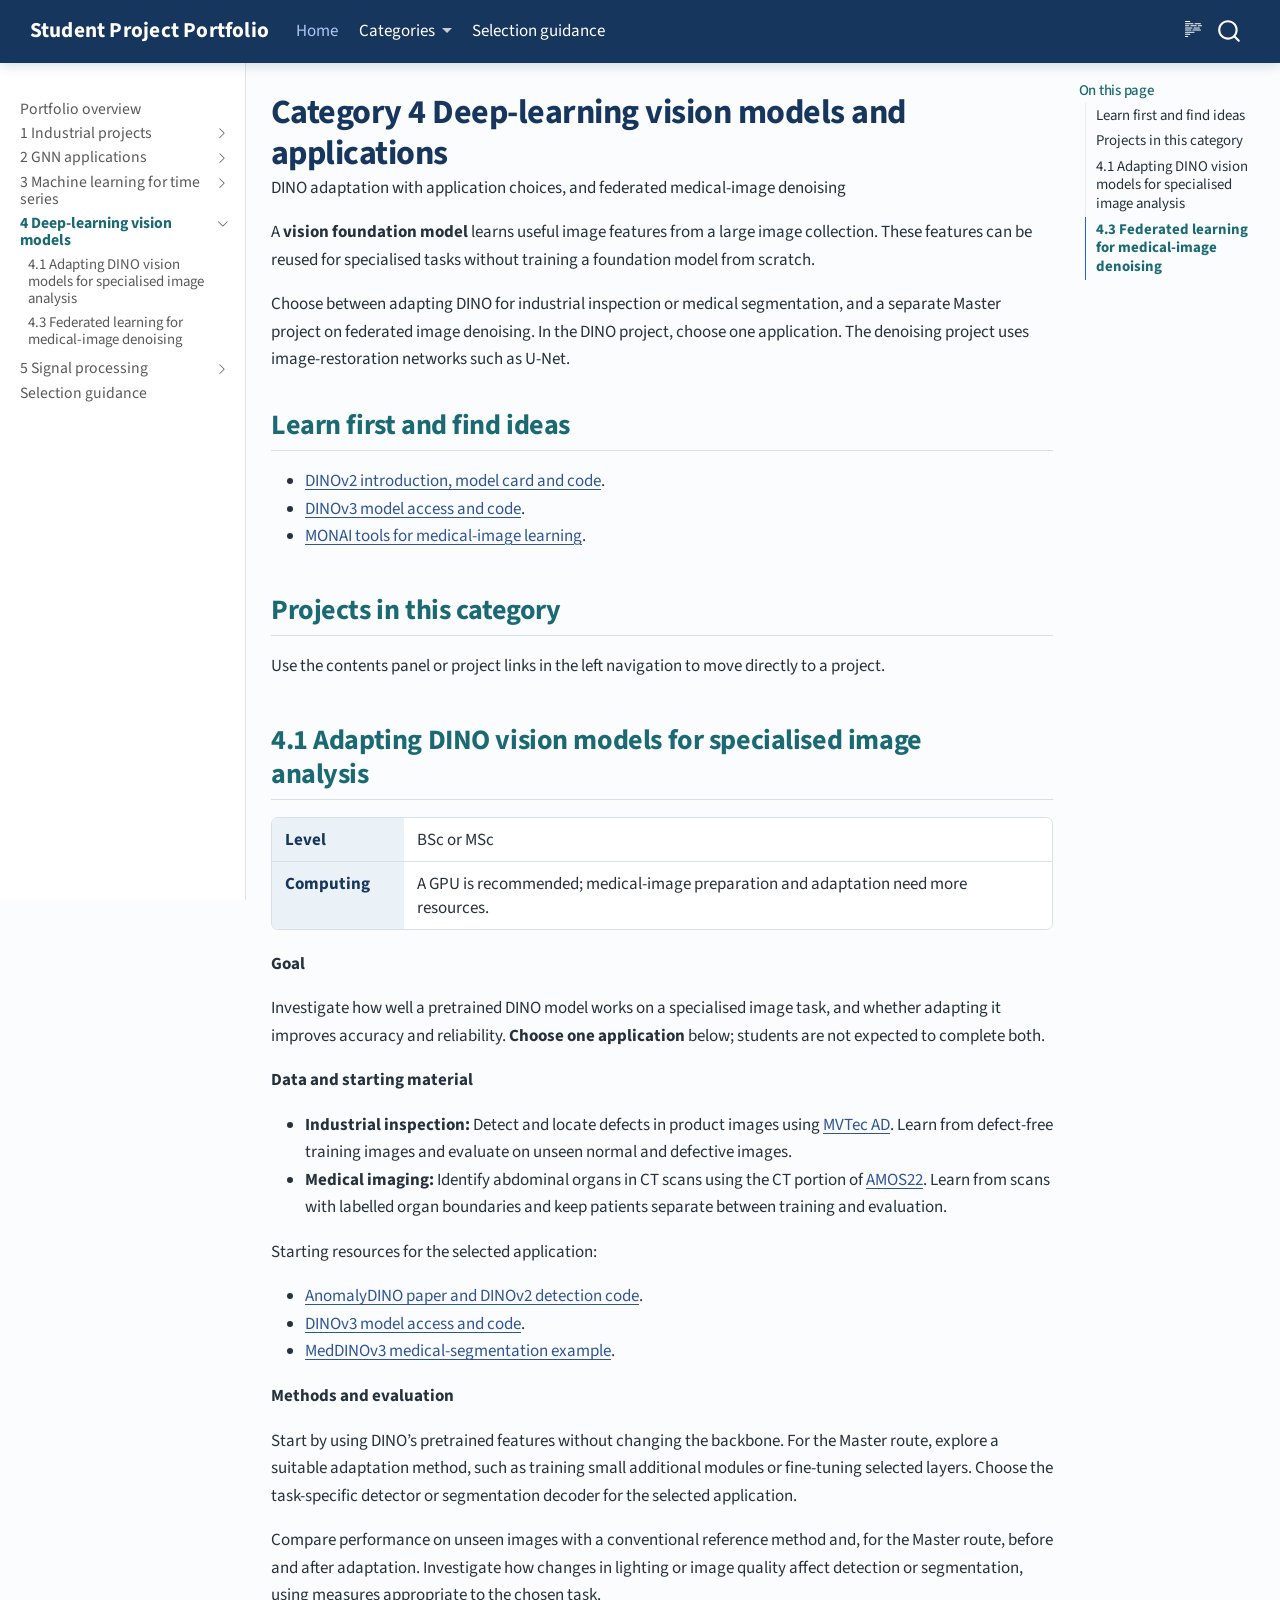
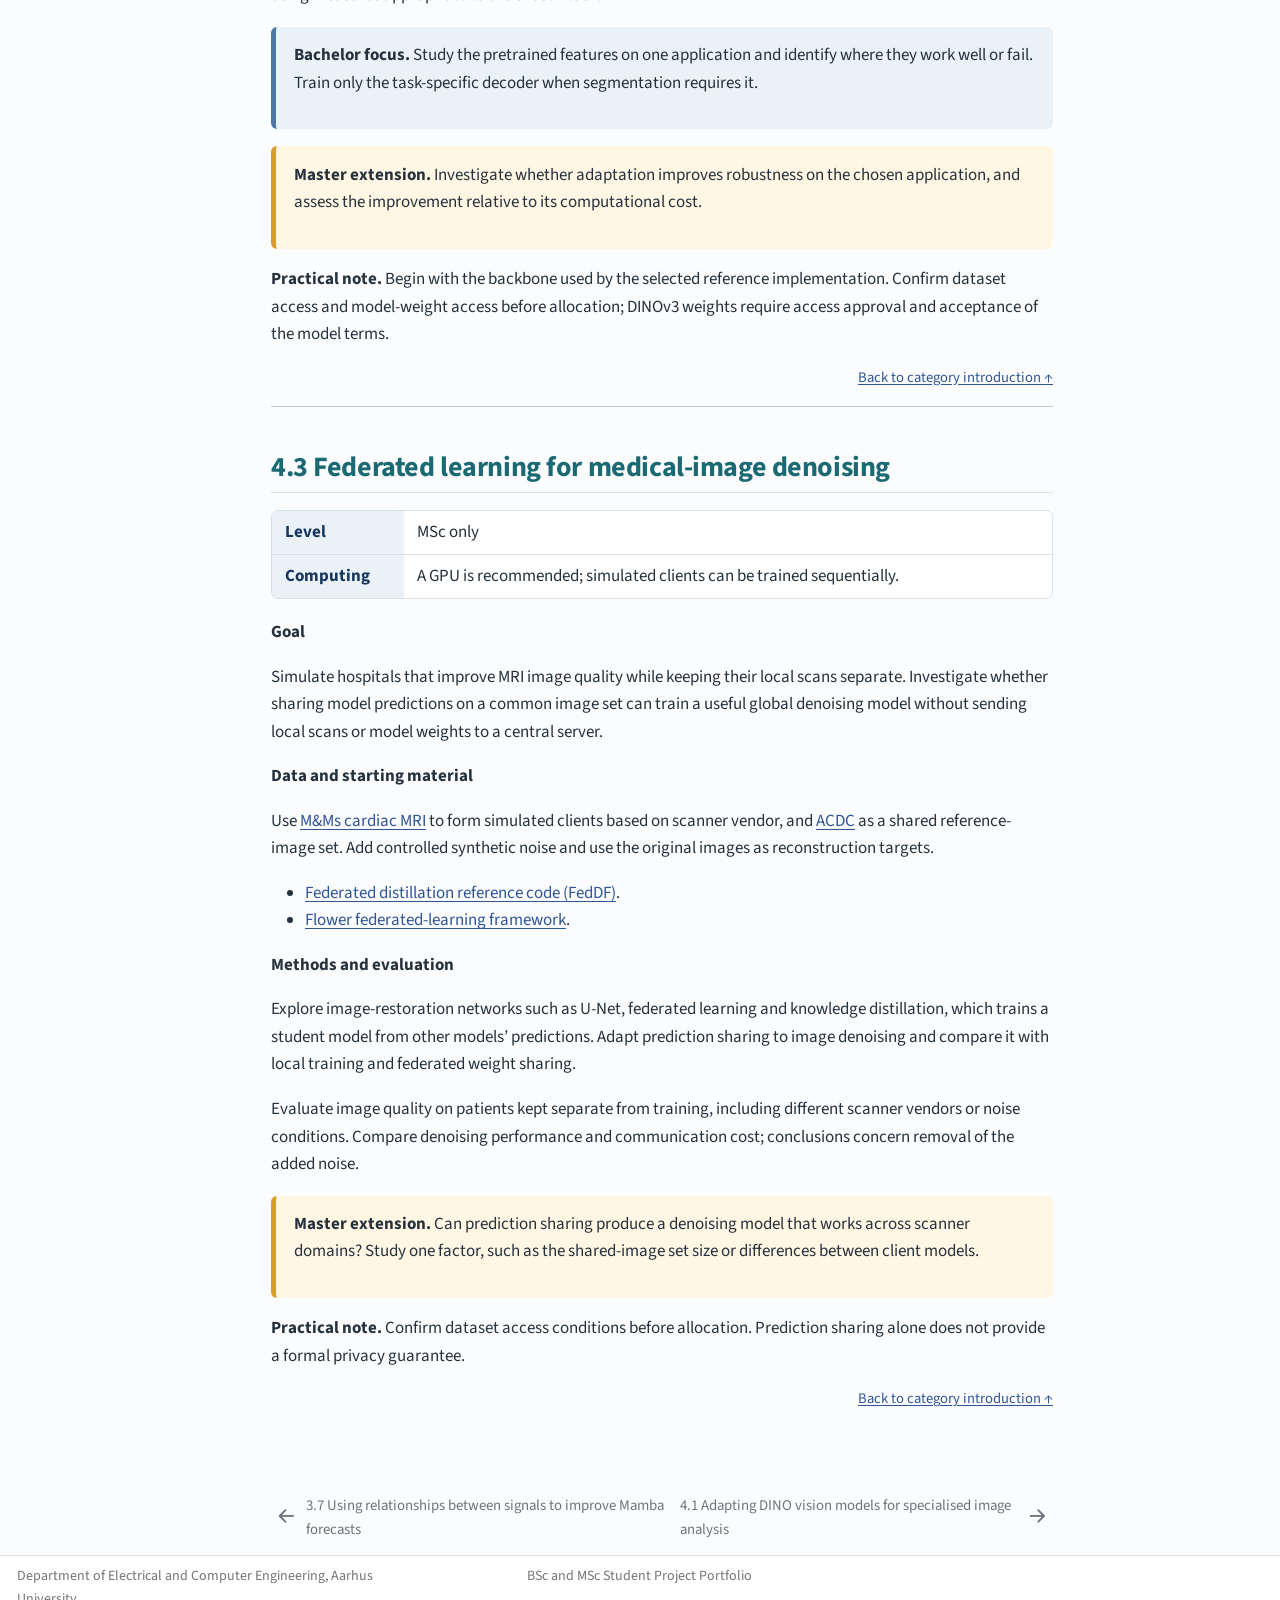
<file: vision-foundation-models.html>
<!DOCTYPE html>
<html xmlns="http://www.w3.org/1999/xhtml" lang="en" xml:lang="en"><head>

<meta charset="utf-8">
<meta name="generator" content="quarto-1.10.18">

<meta name="viewport" content="width=device-width, initial-scale=1.0, user-scalable=yes">

<meta name="description" content="DINO adaptation with application choices, and federated medical-image denoising">

<title>Category 4 Deep-learning vision models and applications – Student Project Portfolio</title>
<style>
/* Default styles provided by pandoc.
** See https://pandoc.org/MANUAL.html#variables-for-html for config info.
*/
span.smallcaps{font-variant: small-caps;}
div.columns{display: flex; gap: 1.5em;}
div.column{flex: auto;}
@media screen {
div.columns{gap: min(4vw, 1.5em);}
div.column{overflow-x: auto;}
}
div.hanging-indent{margin-left: 1.5em; text-indent: -1.5em;}
ul.task-list{list-style: none;}
ul.task-list li input[type="checkbox"] {
  width: 0.8em;
  margin: 0 0.8em 0.2em -1em; /* quarto-specific, see https://github.com/quarto-dev/quarto-cli/issues/4556 */ 
  vertical-align: middle;
}
</style>


<script src="site_libs/quarto-nav/quarto-nav.js"></script>
<script src="site_libs/clipboard/clipboard.min.js"></script>
<script src="site_libs/quarto-search/autocomplete.umd.js"></script>
<script src="site_libs/quarto-search/fuse.min.js"></script>
<script src="site_libs/quarto-search/quarto-search.js"></script>
<meta name="quarto:offset" content="./">
<link href="./vision-foundation-models.qmd#project-4-1" rel="next">
<link href="./time-series-ssl.qmd#project-3-7" rel="prev">
<script src="site_libs/quarto-html/quarto.js" type="module"></script>
<script src="site_libs/quarto-html/tabsets/tabsets.js" type="module"></script>
<script src="site_libs/quarto-html/popper.min.js"></script>
<script src="site_libs/quarto-html/tippy.umd.min.js"></script>
<script src="site_libs/quarto-html/anchor.min.js"></script>
<link href="site_libs/quarto-html/tippy.css" rel="stylesheet">
<link href="site_libs/quarto-html/quarto-syntax-highlighting-64a204ab8560d761af7679ceaba22944.css" rel="stylesheet" id="quarto-text-highlighting-styles">
<script src="site_libs/bootstrap/bootstrap.min.js"></script>
<link href="site_libs/bootstrap/bootstrap-icons.css" rel="stylesheet">
<link href="site_libs/bootstrap/bootstrap-9dd9667f83883a06eff2f7aa27cd58d6.min.css" rel="stylesheet" append-hash="true" id="quarto-bootstrap" data-mode="light">
<script id="quarto-search-options" type="application/json">{
  "location": "navbar",
  "copy-button": false,
  "collapse-after": 3,
  "panel-placement": "end",
  "type": "overlay",
  "limit": 50,
  "keyboard-shortcut": [
    "f",
    "/",
    "s"
  ],
  "language": {
    "search-no-results-text": "No results",
    "search-matching-documents-text": "matching documents",
    "search-copy-link-title": "Copy link to search",
    "search-hide-matches-text": "Hide additional matches",
    "search-more-match-text": "more match in this document",
    "search-more-matches-text": "more matches in this document",
    "search-clear-button-title": "Clear",
    "search-text-placeholder": "",
    "search-detached-cancel-button-title": "Cancel",
    "search-submit-button-title": "Submit",
    "search-label": "Search"
  }
}</script>
<style>html{ scroll-behavior: smooth; }</style>


<link rel="stylesheet" href="styles-v2.css">
</head>

<body class="nav-sidebar docked nav-fixed quarto-light">

<div id="quarto-search-results"></div>
  <header id="quarto-header" class="headroom fixed-top">
    <nav class="navbar navbar-expand-lg " data-bs-theme="dark">
      <div class="navbar-container container-fluid">
      <div class="navbar-brand-container mx-auto">
    <a class="navbar-brand" href="./index.html">
    <span class="navbar-title">Student Project Portfolio</span>
    </a>
  </div>
            <div id="quarto-search" class="" title="Search"></div>
          <button class="navbar-toggler" type="button" data-bs-toggle="collapse" data-bs-target="#navbarCollapse" aria-controls="navbarCollapse" role="menu" aria-expanded="false" aria-label="Toggle navigation" onclick="if (window.quartoToggleHeadroom) { window.quartoToggleHeadroom(); }">
  <span class="navbar-toggler-icon"></span>
</button>
          <div class="collapse navbar-collapse" id="navbarCollapse">
            <ul class="navbar-nav navbar-nav-scroll me-auto">
  <li class="nav-item">
    <a class="nav-link active" href="./index.html" aria-current="page"> 
<span class="menu-text">Home</span></a>
  </li>  
  <li class="nav-item dropdown ">
    <a class="nav-link dropdown-toggle" href="#" id="nav-menu-categories" role="link" data-bs-toggle="dropdown" aria-expanded="false">
 <span class="menu-text">Categories</span>
    </a>
    <ul class="dropdown-menu" aria-labelledby="nav-menu-categories">    
        <li>
    <a class="dropdown-item" href="./industry-partner-projects.html">
 <span class="dropdown-text">1 Industrial projects</span></a>
  </li>  
        <li>
    <a class="dropdown-item" href="./graph-applications.html">
 <span class="dropdown-text">2 GNN applications</span></a>
  </li>  
        <li>
    <a class="dropdown-item" href="./time-series-ssl.html">
 <span class="dropdown-text">3 Machine learning for time series</span></a>
  </li>  
        <li>
    <a class="dropdown-item" href="./vision-foundation-models.html">
 <span class="dropdown-text">4 Deep-learning vision models</span></a>
  </li>  
        <li>
    <a class="dropdown-item" href="./signal-processing.html">
 <span class="dropdown-text">5 Signal processing</span></a>
  </li>  
    </ul>
  </li>
  <li class="nav-item">
    <a class="nav-link" href="./selection-guidance.html"> 
<span class="menu-text">Selection guidance</span></a>
  </li>  
</ul>
          </div> <!-- /navcollapse -->
            <div class="quarto-navbar-tools">
  <a href="" class="quarto-reader-toggle quarto-navigation-tool px-1" onclick="window.quartoToggleReader(); return false;" title="Toggle reader mode">
  <div class="quarto-reader-toggle-btn">
  <i class="bi"></i>
  </div>
</a>
</div>
      </div> <!-- /container-fluid -->
    </nav>
  <nav class="quarto-secondary-nav">
    <div class="container-fluid d-flex">
      <button type="button" class="quarto-btn-toggle btn" data-bs-toggle="collapse" role="button" data-bs-target=".quarto-sidebar-collapse-item" aria-controls="quarto-sidebar" aria-expanded="false" aria-label="Toggle sidebar navigation" onclick="if (window.quartoToggleHeadroom) { window.quartoToggleHeadroom(); }">
        <i class="bi bi-layout-text-sidebar-reverse"></i>
      </button>
        <nav class="quarto-page-breadcrumbs" aria-label="breadcrumb"><ol class="breadcrumb"><li class="breadcrumb-item"><a href="./vision-foundation-models.html">4 Deep-learning vision models</a></li></ol></nav>
        <a class="flex-grow-1" role="navigation" data-bs-toggle="collapse" data-bs-target=".quarto-sidebar-collapse-item" aria-controls="quarto-sidebar" aria-expanded="false" aria-label="Toggle sidebar navigation" onclick="if (window.quartoToggleHeadroom) { window.quartoToggleHeadroom(); }">      
        </a>
    </div>
  </nav>
</header>
<!-- content -->
<div id="quarto-content" class="quarto-container page-columns page-rows-contents page-layout-article page-navbar">
<!-- sidebar -->
  <nav id="quarto-sidebar" class="sidebar collapse collapse-horizontal quarto-sidebar-collapse-item sidebar-navigation docked overflow-auto">
    <div class="sidebar-menu-container"> 
    <ul class="list-unstyled mt-1">
        <li class="sidebar-item">
  <div class="sidebar-item-container"> 
  <a href="./index.html" class="sidebar-item-text sidebar-link">
 <span class="menu-text">Portfolio overview</span></a>
  </div>
</li>
        <li class="sidebar-item sidebar-item-section">
      <div class="sidebar-item-container"> 
            <a href="./industry-partner-projects.html" class="sidebar-item-text sidebar-link">
 <span class="menu-text">1  Industrial projects</span></a>
          <a class="sidebar-item-toggle text-start collapsed" data-bs-toggle="collapse" data-bs-target="#quarto-sidebar-section-1" role="navigation" aria-expanded="false" aria-label="Toggle section">
            <i class="bi bi-chevron-right ms-2"></i>
          </a> 
      </div>
      <ul id="quarto-sidebar-section-1" class="collapse list-unstyled sidebar-section depth1 ">  
          <li class="sidebar-item">
  <div class="sidebar-item-container"> 
  <a href="./industry-partner-projects.html#project-1-1" class="sidebar-item-text sidebar-link">
 <span class="menu-text">1.1 Siemens Gamesa: Data-driven operational state identification</span></a>
  </div>
</li>
          <li class="sidebar-item">
  <div class="sidebar-item-container"> 
  <a href="./industry-partner-projects.html#project-1-2" class="sidebar-item-text sidebar-link">
 <span class="menu-text">1.2 Siemens Gamesa: Probabilistic drivetrain configuration and kinematics</span></a>
  </div>
</li>
          <li class="sidebar-item">
  <div class="sidebar-item-container"> 
  <a href="./industry-partner-projects.html#project-1-3" class="sidebar-item-text sidebar-link">
 <span class="menu-text">1.3 Tetra Pak: Learning from filtration cycles</span></a>
  </div>
</li>
      </ul>
  </li>
        <li class="sidebar-item sidebar-item-section">
      <div class="sidebar-item-container"> 
            <a href="./graph-applications.html" class="sidebar-item-text sidebar-link">
 <span class="menu-text">2  GNN applications</span></a>
          <a class="sidebar-item-toggle text-start collapsed" data-bs-toggle="collapse" data-bs-target="#quarto-sidebar-section-2" role="navigation" aria-expanded="false" aria-label="Toggle section">
            <i class="bi bi-chevron-right ms-2"></i>
          </a> 
      </div>
      <ul id="quarto-sidebar-section-2" class="collapse list-unstyled sidebar-section depth1 ">  
          <li class="sidebar-item">
  <div class="sidebar-item-container"> 
  <a href="./graph-applications.html#project-2-1" class="sidebar-item-text sidebar-link">
 <span class="menu-text">2.1 Predicting the remaining life of aircraft engines</span></a>
  </div>
</li>
          <li class="sidebar-item">
  <div class="sidebar-item-container"> 
  <a href="./graph-applications.html#project-2-2" class="sidebar-item-text sidebar-link">
 <span class="menu-text">2.2 Predicting traffic speed with graph neural networks</span></a>
  </div>
</li>
          <li class="sidebar-item">
  <div class="sidebar-item-container"> 
  <a href="./graph-applications.html#project-2-3" class="sidebar-item-text sidebar-link">
 <span class="menu-text">2.3 Detecting illicit Bitcoin transactions with graphs</span></a>
  </div>
</li>
          <li class="sidebar-item">
  <div class="sidebar-item-container"> 
  <a href="./graph-applications.html#project-2-4" class="sidebar-item-text sidebar-link">
 <span class="menu-text">2.4 Recommending movies with graph neural networks</span></a>
  </div>
</li>
          <li class="sidebar-item">
  <div class="sidebar-item-container"> 
  <a href="./graph-applications.html#project-2-5" class="sidebar-item-text sidebar-link">
 <span class="menu-text">2.5 Predicting molecular activity with graph neural networks</span></a>
  </div>
</li>
      </ul>
  </li>
        <li class="sidebar-item sidebar-item-section">
      <div class="sidebar-item-container"> 
            <a href="./time-series-ssl.html" class="sidebar-item-text sidebar-link">
 <span class="menu-text">3  Machine learning for time series</span></a>
          <a class="sidebar-item-toggle text-start collapsed" data-bs-toggle="collapse" data-bs-target="#quarto-sidebar-section-3" role="navigation" aria-expanded="false" aria-label="Toggle section">
            <i class="bi bi-chevron-right ms-2"></i>
          </a> 
      </div>
      <ul id="quarto-sidebar-section-3" class="collapse list-unstyled sidebar-section depth1 ">  
          <li class="sidebar-item">
  <div class="sidebar-item-container"> 
  <a href="./time-series-ssl.html#project-3-1" class="sidebar-item-text sidebar-link">
 <span class="menu-text">3.1 Recognising activities from wearable sensor data</span></a>
  </div>
</li>
          <li class="sidebar-item">
  <div class="sidebar-item-container"> 
  <a href="./time-series-ssl.html#project-3-2" class="sidebar-item-text sidebar-link">
 <span class="menu-text">3.2 Learning from ECG recordings with fewer labels or leads</span></a>
  </div>
</li>
          <li class="sidebar-item">
  <div class="sidebar-item-container"> 
  <a href="./time-series-ssl.html#project-3-3" class="sidebar-item-text sidebar-link">
 <span class="menu-text">3.3 Transferring learned representations between energy time series</span></a>
  </div>
</li>
          <li class="sidebar-item">
  <div class="sidebar-item-container"> 
  <a href="./time-series-ssl.html#project-3-4" class="sidebar-item-text sidebar-link">
 <span class="menu-text">3.4 Learning heat-pump behaviour from smart-meter data</span></a>
  </div>
</li>
          <li class="sidebar-item">
  <div class="sidebar-item-container"> 
  <a href="./time-series-ssl.html#project-3-5" class="sidebar-item-text sidebar-link">
 <span class="menu-text">3.5 Learning from graphs built from bearing vibration signals</span></a>
  </div>
</li>
          <li class="sidebar-item">
  <div class="sidebar-item-container"> 
  <a href="./time-series-ssl.html#project-3-6" class="sidebar-item-text sidebar-link">
 <span class="menu-text">3.6 Learning bearing faults with time–frequency models and Mamba</span></a>
  </div>
</li>
          <li class="sidebar-item">
  <div class="sidebar-item-container"> 
  <a href="./time-series-ssl.html#project-3-7" class="sidebar-item-text sidebar-link">
 <span class="menu-text">3.7 Using relationships between signals to improve Mamba forecasts</span></a>
  </div>
</li>
      </ul>
  </li>
        <li class="sidebar-item sidebar-item-section">
      <div class="sidebar-item-container"> 
            <a href="./vision-foundation-models.html" class="sidebar-item-text sidebar-link active">
 <span class="menu-text">4  Deep-learning vision models</span></a>
          <a class="sidebar-item-toggle text-start" data-bs-toggle="collapse" data-bs-target="#quarto-sidebar-section-4" role="navigation" aria-expanded="true" aria-label="Toggle section">
            <i class="bi bi-chevron-right ms-2"></i>
          </a> 
      </div>
      <ul id="quarto-sidebar-section-4" class="collapse list-unstyled sidebar-section depth1 show">  
          <li class="sidebar-item">
  <div class="sidebar-item-container"> 
  <a href="./vision-foundation-models.html#project-4-1" class="sidebar-item-text sidebar-link">
 <span class="menu-text">4.1 Adapting DINO vision models for specialised image analysis</span></a>
  </div>
</li>
          <li class="sidebar-item">
  <div class="sidebar-item-container"> 
  <a href="./vision-foundation-models.html#project-4-3" class="sidebar-item-text sidebar-link">
 <span class="menu-text">4.3 Federated learning for medical-image denoising</span></a>
  </div>
</li>
      </ul>
  </li>
        <li class="sidebar-item sidebar-item-section">
      <div class="sidebar-item-container"> 
            <a href="./signal-processing.html" class="sidebar-item-text sidebar-link">
 <span class="menu-text">5  Signal processing</span></a>
          <a class="sidebar-item-toggle text-start collapsed" data-bs-toggle="collapse" data-bs-target="#quarto-sidebar-section-5" role="navigation" aria-expanded="false" aria-label="Toggle section">
            <i class="bi bi-chevron-right ms-2"></i>
          </a> 
      </div>
      <ul id="quarto-sidebar-section-5" class="collapse list-unstyled sidebar-section depth1 ">  
          <li class="sidebar-item">
  <div class="sidebar-item-container"> 
  <a href="./signal-processing.html#project-5-1" class="sidebar-item-text sidebar-link">
 <span class="menu-text">5.1 Learning to separate noisy multichannel signals</span></a>
  </div>
</li>
      </ul>
  </li>
        <li class="sidebar-item">
  <div class="sidebar-item-container"> 
  <a href="./selection-guidance.html" class="sidebar-item-text sidebar-link">
 <span class="menu-text">Selection guidance</span></a>
  </div>
</li>
    </ul>
    </div>
</nav>
<div id="quarto-sidebar-glass" class="quarto-sidebar-collapse-item" data-bs-toggle="collapse" data-bs-target=".quarto-sidebar-collapse-item"></div>
<!-- margin-sidebar -->
    <div id="quarto-margin-sidebar" class="sidebar margin-sidebar">
        <nav id="TOC" role="doc-toc" class="toc-active">
    <h2 id="toc-title">On this page</h2>
   
  <ul class="collapse">
  <li><a href="#learn-first-and-find-ideas" id="toc-learn-first-and-find-ideas" class="nav-link active" data-scroll-target="#learn-first-and-find-ideas">Learn first and find ideas</a></li>
  <li><a href="#projects-in-this-category" id="toc-projects-in-this-category" class="nav-link" data-scroll-target="#projects-in-this-category">Projects in this category</a></li>
  <li><a href="#project-4-1" id="toc-project-4-1" class="nav-link" data-scroll-target="#project-4-1">4.1 Adapting DINO vision models for specialised image analysis</a></li>
  <li><a href="#project-4-3" id="toc-project-4-3" class="nav-link" data-scroll-target="#project-4-3">4.3 Federated learning for medical-image denoising</a></li>
  </ul>
</nav>
    </div>
<!-- main -->
<main class="content" id="quarto-document-content">

<header id="title-block-header" class="quarto-title-block default">
<div class="quarto-title">
<h1 class="title">Category 4 Deep-learning vision models and applications</h1>
</div>

<div>
  <div class="description">
    DINO adaptation with application choices, and federated medical-image denoising
  </div>
</div>


<div class="quarto-title-meta">

    
  
    
  </div>
  


</header>


<p><span id="top"></span></p>
<p>A <strong>vision foundation model</strong> learns useful image features from a large image collection. These features can be reused for specialised tasks without training a foundation model from scratch.</p>
<p>Choose between adapting DINO for industrial inspection or medical segmentation, and a separate Master project on federated image denoising. In the DINO project, choose one application. The denoising project uses image-restoration networks such as U-Net.</p>
<section id="learn-first-and-find-ideas" class="level2">
<h2 class="anchored" data-anchor-id="learn-first-and-find-ideas">Learn first and find ideas</h2>
<ul>
<li><a href="https://github.com/facebookresearch/dinov2">DINOv2 introduction, model card and code</a>.</li>
<li><a href="https://github.com/facebookresearch/dinov3">DINOv3 model access and code</a>.</li>
<li><a href="https://github.com/Project-MONAI/MONAI">MONAI tools for medical-image learning</a>.</li>
</ul>
</section>
<section id="projects-in-this-category" class="level2">
<h2 class="anchored" data-anchor-id="projects-in-this-category">Projects in this category</h2>
<p>Use the contents panel or project links in the left navigation to move directly to a project.</p>
<p><span id="project-4-2"></span></p>
</section>
<section id="project-4-1" class="level2">
<h2 class="anchored" data-anchor-id="project-4-1">4.1 Adapting DINO vision models for specialised image analysis</h2>
<div class="project-meta">
<p><span class="meta-label">Level</span><span class="meta-value">BSc or MSc</span> <span class="meta-label">Computing</span><span class="meta-value">A GPU is recommended; medical-image preparation and adaptation need more resources.</span></p>
</div>
<p><strong>Goal</strong></p>
<p>Investigate how well a pretrained DINO model works on a specialised image task, and whether adapting it improves accuracy and reliability. <strong>Choose one application</strong> below; students are not expected to complete both.</p>
<p><strong>Data and starting material</strong></p>
<ul>
<li><strong>Industrial inspection:</strong> Detect and locate defects in product images using <a href="https://www.mvtec.com/research-teaching/datasets/mvtec-ad">MVTec AD</a>. Learn from defect-free training images and evaluate on unseen normal and defective images.</li>
<li><strong>Medical imaging:</strong> Identify abdominal organs in CT scans using the CT portion of <a href="https://amos22.grand-challenge.org/">AMOS22</a>. Learn from scans with labelled organ boundaries and keep patients separate between training and evaluation.</li>
</ul>
<p>Starting resources for the selected application:</p>
<ul>
<li><a href="https://github.com/dammsi/AnomalyDINO">AnomalyDINO paper and DINOv2 detection code</a>.</li>
<li><a href="https://github.com/facebookresearch/dinov3">DINOv3 model access and code</a>.</li>
<li><a href="https://github.com/ricklisz/MedDINOv3">MedDINOv3 medical-segmentation example</a>.</li>
</ul>
<p><strong>Methods and evaluation</strong></p>
<p>Start by using DINO’s pretrained features without changing the backbone. For the Master route, explore a suitable adaptation method, such as training small additional modules or fine-tuning selected layers. Choose the task-specific detector or segmentation decoder for the selected application.</p>
<p>Compare performance on unseen images with a conventional reference method and, for the Master route, before and after adaptation. Investigate how changes in lighting or image quality affect detection or segmentation, using measures appropriate to the chosen task.</p>
<div class="scope scope-bsc">
<p><strong>Bachelor focus.</strong> Study the pretrained features on one application and identify where they work well or fail. Train only the task-specific decoder when segmentation requires it.</p>
</div>
<div class="scope scope-msc">
<p><strong>Master extension.</strong> Investigate whether adaptation improves robustness on the chosen application, and assess the improvement relative to its computational cost.</p>
</div>
<p><strong>Practical note.</strong> Begin with the backbone used by the selected reference implementation. Confirm dataset access and model-weight access before allocation; DINOv3 weights require access approval and acceptance of the model terms.</p>
<div class="project-back">
<a href="#top">Back to category introduction ↑</a>
</div>
<hr>
</section>
<section id="project-4-3" class="level2">
<h2 class="anchored" data-anchor-id="project-4-3">4.3 Federated learning for medical-image denoising</h2>
<div class="project-meta">
<p><span class="meta-label">Level</span><span class="meta-value">MSc only</span> <span class="meta-label">Computing</span><span class="meta-value">A GPU is recommended; simulated clients can be trained sequentially.</span></p>
</div>
<p><strong>Goal</strong></p>
<p>Simulate hospitals that improve MRI image quality while keeping their local scans separate. Investigate whether sharing model predictions on a common image set can train a useful global denoising model without sending local scans or model weights to a central server.</p>
<p><strong>Data and starting material</strong></p>
<p>Use <a href="https://www.ub.edu/mnms/">M&amp;Ms cardiac MRI</a> to form simulated clients based on scanner vendor, and <a href="https://www.creatis.insa-lyon.fr/Challenge/acdc/">ACDC</a> as a shared reference-image set. Add controlled synthetic noise and use the original images as reconstruction targets.</p>
<ul>
<li><a href="https://github.com/epfml/federated-learning-public-code/tree/master/codes/FedDF-code">Federated distillation reference code (FedDF)</a>.</li>
<li><a href="https://flower.ai/">Flower federated-learning framework</a>.</li>
</ul>
<p><strong>Methods and evaluation</strong></p>
<p>Explore image-restoration networks such as U-Net, federated learning and knowledge distillation, which trains a student model from other models’ predictions. Adapt prediction sharing to image denoising and compare it with local training and federated weight sharing.</p>
<p>Evaluate image quality on patients kept separate from training, including different scanner vendors or noise conditions. Compare denoising performance and communication cost; conclusions concern removal of the added noise.</p>
<div class="scope scope-msc">
<p><strong>Master extension.</strong> Can prediction sharing produce a denoising model that works across scanner domains? Study one factor, such as the shared-image set size or differences between client models.</p>
</div>
<p><strong>Practical note.</strong> Confirm dataset access conditions before allocation. Prediction sharing alone does not provide a formal privacy guarantee.</p>
<div class="project-back">
<a href="#top">Back to category introduction ↑</a>
</div>


</section>

<a onclick="window.scrollTo(0, 0); return false;" role="button" id="quarto-back-to-top"><i class="bi bi-arrow-up"></i> Back to top</a></main> <!-- /main -->
<script id="quarto-html-after-body" type="application/javascript">
  window.document.addEventListener("DOMContentLoaded", function (event) {
    const icon = "";
    const anchorJS = new window.AnchorJS();
    anchorJS.options = {
      placement: 'right',
      icon: icon
    };
    anchorJS.add('.anchored');
      var localhostRegex = new RegExp(/^(?:http|https):\/\/localhost\:?[0-9]*\//);
      var mailtoRegex = new RegExp(/^mailto:/);
        var filterRegex = new RegExp("https:\/\/nrehman-au\.github\.io\/Student-projects\/");
      var isInternal = (href) => {
          return filterRegex.test(href) || localhostRegex.test(href) || mailtoRegex.test(href);
      }
      // Inspect non-navigation links and adorn them if external
     var links = window.document.querySelectorAll('a[href]:not(.nav-link):not(.navbar-brand):not(.toc-action):not(.sidebar-link):not(.sidebar-item-toggle):not(.pagination-link):not(.no-external):not([aria-hidden]):not(.dropdown-item):not(.quarto-navigation-tool):not(.about-link)');
      for (var i=0; i<links.length; i++) {
        const link = links[i];
        if (!isInternal(link.href)) {
          // undo the damage that might have been done by quarto-nav.js in the case of
          // links that we want to consider external
          if (link.dataset.originalHref !== undefined) {
            link.href = link.dataset.originalHref;
          }
            // target, if specified
            link.setAttribute("target", "_blank");
            if (link.getAttribute("rel") === null) {
              link.setAttribute("rel", "noopener");
            }
        }
      }
    function tippyHover(el, contentFn, onTriggerFn, onUntriggerFn) {
      const config = {
        allowHTML: true,
        maxWidth: 500,
        delay: 100,
        arrow: false,
        appendTo: function(el) {
            return el.parentElement;
        },
        interactive: true,
        interactiveBorder: 10,
        theme: 'quarto',
        placement: 'bottom-start',
      };
      if (contentFn) {
        config.content = contentFn;
      }
      if (onTriggerFn) {
        config.onTrigger = onTriggerFn;
      }
      if (onUntriggerFn) {
        config.onUntrigger = onUntriggerFn;
      }
      window.tippy(el, config); 
    }
    const noterefs = window.document.querySelectorAll('a[role="doc-noteref"]');
    for (var i=0; i<noterefs.length; i++) {
      const ref = noterefs[i];
      tippyHover(ref, function() {
        // use id or data attribute instead here
        let href = ref.getAttribute('data-footnote-href') || ref.getAttribute('href');
        try { href = new URL(href).hash; } catch {}
        const id = href.replace(/^#\/?/, "");
        const note = window.document.getElementById(id);
        if (note) {
          return note.innerHTML;
        } else {
          return "";
        }
      });
    }
    const xrefs = window.document.querySelectorAll('a.quarto-xref');
    const processXRef = (id, note) => {
      // Strip column container classes
      const stripColumnClz = (el) => {
        el.classList.remove("page-full", "page-columns");
        if (el.children) {
          for (const child of el.children) {
            stripColumnClz(child);
          }
        }
      }
      stripColumnClz(note)
      if (id === null || id.startsWith('sec-')) {
        // Special case sections, only their first couple elements
        const container = document.createElement("div");
        if (note.children && note.children.length > 2) {
          container.appendChild(note.children[0].cloneNode(true));
          for (let i = 1; i < note.children.length; i++) {
            const child = note.children[i];
            if (child.tagName === "P" && child.innerText === "") {
              continue;
            } else {
              container.appendChild(child.cloneNode(true));
              break;
            }
          }
          if (window.Quarto?.typesetMath) {
            window.Quarto.typesetMath(container);
          }
          return container.innerHTML
        } else {
          if (window.Quarto?.typesetMath) {
            window.Quarto.typesetMath(note);
          }
          return note.innerHTML;
        }
      } else {
        // Remove any anchor links if they are present
        const anchorLink = note.querySelector('a.anchorjs-link');
        if (anchorLink) {
          anchorLink.remove();
        }
        if (window.Quarto?.typesetMath) {
          window.Quarto.typesetMath(note);
        }
        if (note.classList.contains("callout")) {
          return note.outerHTML;
        } else {
          return note.innerHTML;
        }
      }
    }
    for (var i=0; i<xrefs.length; i++) {
      const xref = xrefs[i];
      tippyHover(xref, undefined, function(instance) {
        instance.disable();
        let url = xref.getAttribute('href');
        let hash = undefined; 
        if (url.startsWith('#')) {
          hash = url;
        } else {
          try { hash = new URL(url).hash; } catch {}
        }
        if (hash) {
          const id = hash.replace(/^#\/?/, "");
          const note = window.document.getElementById(id);
          if (note !== null) {
            try {
              const html = processXRef(id, note.cloneNode(true));
              instance.setContent(html);
            } finally {
              instance.enable();
              instance.show();
            }
          } else {
            // See if we can fetch this
            fetch(url.split('#')[0])
            .then(res => res.text())
            .then(html => {
              const parser = new DOMParser();
              const htmlDoc = parser.parseFromString(html, "text/html");
              const note = htmlDoc.getElementById(id);
              if (note !== null) {
                const html = processXRef(id, note);
                instance.setContent(html);
              } 
            }).finally(() => {
              instance.enable();
              instance.show();
            });
          }
        } else {
          // See if we can fetch a full url (with no hash to target)
          // This is a special case and we should probably do some content thinning / targeting
          fetch(url)
          .then(res => res.text())
          .then(html => {
            const parser = new DOMParser();
            const htmlDoc = parser.parseFromString(html, "text/html");
            const note = htmlDoc.querySelector('main.content');
            if (note !== null) {
              // This should only happen for chapter cross references
              // (since there is no id in the URL)
              // remove the first header
              if (note.children.length > 0 && note.children[0].tagName === "HEADER") {
                note.children[0].remove();
              }
              const html = processXRef(null, note);
              instance.setContent(html);
            } 
          }).finally(() => {
            instance.enable();
            instance.show();
          });
        }
      }, function(instance) {
      });
    }
        let selectedAnnoteEl;
        const selectorForAnnotation = ( cell, annotation) => {
          let cellAttr = 'data-code-cell="' + cell + '"';
          let lineAttr = 'data-code-annotation="' +  annotation + '"';
          const selector = 'span[' + cellAttr + '][' + lineAttr + ']';
          return selector;
        }
        const selectCodeLines = (annoteEl) => {
          const doc = window.document;
          const targetCell = annoteEl.getAttribute("data-target-cell");
          const targetAnnotation = annoteEl.getAttribute("data-target-annotation");
          const annoteSpan = window.document.querySelector(selectorForAnnotation(targetCell, targetAnnotation));
          const lines = annoteSpan.getAttribute("data-code-lines").split(",");
          const lineIds = lines.map((line) => {
            return targetCell + "-" + line;
          })
          let top = null;
          let height = null;
          let parent = null;
          if (lineIds.length > 0) {
              //compute the position of the single el (top and bottom and make a div)
              const el = window.document.getElementById(lineIds[0]);
              top = el.offsetTop;
              height = el.offsetHeight;
              parent = el.parentElement.parentElement;
            if (lineIds.length > 1) {
              const lastEl = window.document.getElementById(lineIds[lineIds.length - 1]);
              const bottom = lastEl.offsetTop + lastEl.offsetHeight;
              height = bottom - top;
            }
            if (top !== null && height !== null && parent !== null) {
              // cook up a div (if necessary) and position it 
              let div = window.document.getElementById("code-annotation-line-highlight");
              if (div === null) {
                div = window.document.createElement("div");
                div.setAttribute("id", "code-annotation-line-highlight");
                div.style.position = 'absolute';
                parent.appendChild(div);
              }
              div.style.top = top - 2 + "px";
              div.style.height = height + 4 + "px";
              div.style.left = 0;
              let gutterDiv = window.document.getElementById("code-annotation-line-highlight-gutter");
              if (gutterDiv === null) {
                gutterDiv = window.document.createElement("div");
                gutterDiv.setAttribute("id", "code-annotation-line-highlight-gutter");
                gutterDiv.style.position = 'absolute';
                const codeCell = window.document.getElementById(targetCell);
                const gutter = codeCell.querySelector('.code-annotation-gutter');
                gutter.appendChild(gutterDiv);
              }
              gutterDiv.style.top = top - 2 + "px";
              gutterDiv.style.height = height + 4 + "px";
            }
            selectedAnnoteEl = annoteEl;
          }
        };
        const unselectCodeLines = () => {
          const elementsIds = ["code-annotation-line-highlight", "code-annotation-line-highlight-gutter"];
          elementsIds.forEach((elId) => {
            const div = window.document.getElementById(elId);
            if (div) {
              div.remove();
            }
          });
          selectedAnnoteEl = undefined;
        };
          // Handle positioning of the toggle
      window.addEventListener(
        "resize",
        throttle(() => {
          elRect = undefined;
          if (selectedAnnoteEl) {
            selectCodeLines(selectedAnnoteEl);
          }
        }, 10)
      );
      function throttle(fn, ms) {
      let throttle = false;
      let timer;
        return (...args) => {
          if(!throttle) { // first call gets through
              fn.apply(this, args);
              throttle = true;
          } else { // all the others get throttled
              if(timer) clearTimeout(timer); // cancel #2
              timer = setTimeout(() => {
                fn.apply(this, args);
                timer = throttle = false;
              }, ms);
          }
        };
      }
        // Attach click handler to the DT
        const annoteDls = window.document.querySelectorAll('dt[data-target-cell]');
        for (const annoteDlNode of annoteDls) {
          annoteDlNode.addEventListener('click', (event) => {
            const clickedEl = event.target;
            if (clickedEl !== selectedAnnoteEl) {
              unselectCodeLines();
              const activeEl = window.document.querySelector('dt[data-target-cell].code-annotation-active');
              if (activeEl) {
                activeEl.classList.remove('code-annotation-active');
              }
              selectCodeLines(clickedEl);
              clickedEl.classList.add('code-annotation-active');
            } else {
              // Unselect the line
              unselectCodeLines();
              clickedEl.classList.remove('code-annotation-active');
            }
          });
        }
    const findCites = (el) => {
      const parentEl = el.parentElement;
      if (parentEl) {
        const cites = parentEl.dataset.cites;
        if (cites) {
          return {
            el,
            cites: cites.split(' ')
          };
        } else {
          return findCites(el.parentElement)
        }
      } else {
        return undefined;
      }
    };
    var bibliorefs = window.document.querySelectorAll('a[role="doc-biblioref"]');
    for (var i=0; i<bibliorefs.length; i++) {
      const ref = bibliorefs[i];
      const citeInfo = findCites(ref);
      if (citeInfo) {
        tippyHover(citeInfo.el, function() {
          var popup = window.document.createElement('div');
          citeInfo.cites.forEach(function(cite) {
            var citeDiv = window.document.createElement('div');
            citeDiv.classList.add('hanging-indent');
            citeDiv.classList.add('csl-entry');
            var biblioDiv = window.document.getElementById('ref-' + cite);
            if (biblioDiv) {
              citeDiv.innerHTML = biblioDiv.innerHTML;
            }
            popup.appendChild(citeDiv);
          });
          return popup.innerHTML;
        });
      }
    }
  });
  </script>
<nav class="page-navigation">
  <div class="nav-page nav-page-previous">
      <a href="./time-series-ssl.html#project-3-7" class="pagination-link" aria-label="3.7  Using relationships between signals to improve Mamba forecasts">
        <i class="bi bi-arrow-left-short"></i> <span class="nav-page-text">3.7 Using relationships between signals to improve Mamba forecasts</span>
      </a>          
  </div>
  <div class="nav-page nav-page-next">
      <a href="./vision-foundation-models.html#project-4-1" class="pagination-link" aria-label="4.1  Adapting DINO vision models for specialised image analysis">
        <span class="nav-page-text">4.1 Adapting DINO vision models for specialised image analysis</span> <i class="bi bi-arrow-right-short"></i>
      </a>
  </div>
</nav>
</div> <!-- /content -->
<footer class="footer">
  <div class="nav-footer">
    <div class="nav-footer-left">
<p>Department of Electrical and Computer Engineering, Aarhus University</p>
</div>   
    <div class="nav-footer-center">
<p>BSc and MSc Student Project Portfolio</p>
</div>
    <div class="nav-footer-right">
      &nbsp;
    </div>
  </div>
</footer>




<script src="site_libs/quarto-html/zenscroll-min.js"></script>
</body></html>
</file>
<file: site_libs/quarto-html/tippy.css>
.tippy-box[data-animation=fade][data-state=hidden]{opacity:0}[data-tippy-root]{max-width:calc(100vw - 10px)}.tippy-box{position:relative;background-color:#333;color:#fff;border-radius:4px;font-size:14px;line-height:1.4;white-space:normal;outline:0;transition-property:transform,visibility,opacity}.tippy-box[data-placement^=top]>.tippy-arrow{bottom:0}.tippy-box[data-placement^=top]>.tippy-arrow:before{bottom:-7px;left:0;border-width:8px 8px 0;border-top-color:initial;transform-origin:center top}.tippy-box[data-placement^=bottom]>.tippy-arrow{top:0}.tippy-box[data-placement^=bottom]>.tippy-arrow:before{top:-7px;left:0;border-width:0 8px 8px;border-bottom-color:initial;transform-origin:center bottom}.tippy-box[data-placement^=left]>.tippy-arrow{right:0}.tippy-box[data-placement^=left]>.tippy-arrow:before{border-width:8px 0 8px 8px;border-left-color:initial;right:-7px;transform-origin:center left}.tippy-box[data-placement^=right]>.tippy-arrow{left:0}.tippy-box[data-placement^=right]>.tippy-arrow:before{left:-7px;border-width:8px 8px 8px 0;border-right-color:initial;transform-origin:center right}.tippy-box[data-inertia][data-state=visible]{transition-timing-function:cubic-bezier(.54,1.5,.38,1.11)}.tippy-arrow{width:16px;height:16px;color:#333}.tippy-arrow:before{content:"";position:absolute;border-color:transparent;border-style:solid}.tippy-content{position:relative;padding:5px 9px;z-index:1}
</file>
<file: site_libs/quarto-html/quarto-syntax-highlighting-64a204ab8560d761af7679ceaba22944.css>
/* quarto syntax highlight colors */
:root {
  --quarto-hl-ot-color: #003B4F;
  --quarto-hl-at-color: #657422;
  --quarto-hl-ss-color: #20794D;
  --quarto-hl-an-color: #5E5E5E;
  --quarto-hl-fu-color: #4758AB;
  --quarto-hl-st-color: #20794D;
  --quarto-hl-cf-color: #003B4F;
  --quarto-hl-op-color: #5E5E5E;
  --quarto-hl-er-color: #AD0000;
  --quarto-hl-bn-color: #AD0000;
  --quarto-hl-al-color: #AD0000;
  --quarto-hl-va-color: #111111;
  --quarto-hl-bu-color: inherit;
  --quarto-hl-ex-color: inherit;
  --quarto-hl-pp-color: #AD0000;
  --quarto-hl-in-color: #5E5E5E;
  --quarto-hl-vs-color: #20794D;
  --quarto-hl-wa-color: #5E5E5E;
  --quarto-hl-do-color: #5E5E5E;
  --quarto-hl-im-color: #00769E;
  --quarto-hl-ch-color: #20794D;
  --quarto-hl-dt-color: #AD0000;
  --quarto-hl-fl-color: #AD0000;
  --quarto-hl-co-color: #5E5E5E;
  --quarto-hl-cv-color: #5E5E5E;
  --quarto-hl-cn-color: #8f5902;
  --quarto-hl-sc-color: #5E5E5E;
  --quarto-hl-dv-color: #AD0000;
  --quarto-hl-kw-color: #003B4F;
}

/* other quarto variables */
:root {
  --quarto-font-monospace: SFMono-Regular, Menlo, Monaco, Consolas, "Liberation Mono", "Courier New", monospace;
}

/* syntax highlight based on Pandoc's rules */
pre > code.sourceCode > span {
  color: #003B4F;
}

code.sourceCode > span {
  color: #003B4F;
}

div.sourceCode,
div.sourceCode pre.sourceCode {
  color: #003B4F;
}

/* Normal */
code span {
  color: #003B4F;
}

/* Alert */
code span.al {
  color: #AD0000;
  font-style: inherit;
}

/* Annotation */
code span.an {
  color: #5E5E5E;
  font-style: inherit;
}

/* Attribute */
code span.at {
  color: #657422;
  font-style: inherit;
}

/* BaseN */
code span.bn {
  color: #AD0000;
  font-style: inherit;
}

/* BuiltIn */
code span.bu {
  font-style: inherit;
}

/* ControlFlow */
code span.cf {
  color: #003B4F;
  font-weight: bold;
  font-style: inherit;
}

/* Char */
code span.ch {
  color: #20794D;
  font-style: inherit;
}

/* Constant */
code span.cn {
  color: #8f5902;
  font-style: inherit;
}

/* Comment */
code span.co {
  color: #5E5E5E;
  font-style: inherit;
}

/* CommentVar */
code span.cv {
  color: #5E5E5E;
  font-style: italic;
}

/* Documentation */
code span.do {
  color: #5E5E5E;
  font-style: italic;
}

/* DataType */
code span.dt {
  color: #AD0000;
  font-style: inherit;
}

/* DecVal */
code span.dv {
  color: #AD0000;
  font-style: inherit;
}

/* Error */
code span.er {
  color: #AD0000;
  font-style: inherit;
}

/* Extension */
code span.ex {
  font-style: inherit;
}

/* Float */
code span.fl {
  color: #AD0000;
  font-style: inherit;
}

/* Function */
code span.fu {
  color: #4758AB;
  font-style: inherit;
}

/* Import */
code span.im {
  color: #00769E;
  font-style: inherit;
}

/* Information */
code span.in {
  color: #5E5E5E;
  font-style: inherit;
}

/* Keyword */
code span.kw {
  color: #003B4F;
  font-weight: bold;
  font-style: inherit;
}

/* Operator */
code span.op {
  color: #5E5E5E;
  font-style: inherit;
}

/* Other */
code span.ot {
  color: #003B4F;
  font-style: inherit;
}

/* Preprocessor */
code span.pp {
  color: #AD0000;
  font-style: inherit;
}

/* SpecialChar */
code span.sc {
  color: #5E5E5E;
  font-style: inherit;
}

/* SpecialString */
code span.ss {
  color: #20794D;
  font-style: inherit;
}

/* String */
code span.st {
  color: #20794D;
  font-style: inherit;
}

/* Variable */
code span.va {
  color: #111111;
  font-style: inherit;
}

/* VerbatimString */
code span.vs {
  color: #20794D;
  font-style: inherit;
}

/* Warning */
code span.wa {
  color: #5E5E5E;
  font-style: italic;
}

.prevent-inlining {
  content: "</";
}

/*# sourceMappingURL=9d8d5bb603a83b8298b89080a598c93b.css.map */
</file>
<file: styles-v2.css>
:root {
  --portfolio-navy: #17365d;
  --portfolio-teal: #1b6a73;
  --portfolio-gold: #d99b2b;
  --portfolio-ink: #25313c;
  --portfolio-muted: #5f6b76;
  --portfolio-border: #d8e0e7;
  --portfolio-blue-soft: #eaf2f8;
  --portfolio-teal-soft: #e9f5f4;
  --portfolio-gold-soft: #fff6e3;
  --portfolio-green-soft: #eaf7f0;
  --portfolio-red-soft: #fdeeee;
}

body {
  color: var(--portfolio-ink);
  background: #fbfcfd;
  font-size: 1rem;
  line-height: 1.62;
}

.navbar {
  box-shadow: 0 2px 12px rgba(23, 54, 93, 0.18);
}

.navbar-brand,
.navbar-title {
  font-weight: 700;
  letter-spacing: 0.01em;
}

h1, h2, h3 {
  color: var(--portfolio-navy);
  font-weight: 700;
  letter-spacing: -0.015em;
}

h1 {
  margin-bottom: 0.75rem;
}

h2 {
  color: var(--portfolio-teal);
  border-bottom: 1px solid var(--portfolio-border);
  padding-bottom: 0.45rem;
  margin-top: 2.5rem;
}

h3 {
  margin-top: 1.7rem;
}

a {
  color: #2f5597;
  text-underline-offset: 0.16em;
}

.content {
  padding-bottom: 3rem;
}

.hero-panel {
  padding: 1.75rem 1.9rem;
  margin: 0.5rem 0 2rem;
  border: 1px solid #b8d8d4;
  border-left: 6px solid var(--portfolio-teal);
  border-radius: 0.55rem;
  background: linear-gradient(135deg, #eef8f6 0%, #f8fbfd 100%);
}

.hero-panel h2 {
  margin-top: 0;
  border: 0;
  color: var(--portfolio-navy);
}

.category-grid {
  display: grid;
  grid-template-columns: repeat(2, minmax(0, 1fr));
  gap: 1rem;
  margin: 1.1rem 0 2rem;
}

.category-card {
  display: flex;
  flex-direction: column;
  min-height: 225px;
  padding: 1.25rem 1.3rem;
  border: 1px solid var(--portfolio-border);
  border-top: 5px solid var(--portfolio-teal);
  border-radius: 0.5rem;
  background: #fff;
  box-shadow: 0 3px 12px rgba(23, 54, 93, 0.07);
}

.category-card-2 { border-top-color: #4c78a8; }
.category-card-3 { border-top-color: var(--portfolio-gold); }
.category-card-4 { border-top-color: #765a9b; }
.category-card-5 { border-top-color: #3f7d55; }

@media (min-width: 769px) {
  .category-card-5 {
    grid-column: 1 / -1;
    min-height: auto;
  }
}

.category-card h3 {
  margin: 0.35rem 0 0.55rem;
  color: var(--portfolio-navy);
}

.category-card p {
  flex-grow: 1;
  margin-bottom: 1rem;
  color: var(--portfolio-muted);
}

.category-card .btn {
  align-self: flex-start;
}

.category-number {
  color: var(--portfolio-teal);
  font-size: 0.82rem;
  font-weight: 700;
  letter-spacing: 0.055em;
  text-transform: uppercase;
}

.graph-example {
  display: block;
  width: min(100%, 760px);
  margin: 1.25rem auto 0.35rem;
  border: 1px solid var(--portfolio-border);
  border-radius: 0.55rem;
  background: #f8fafc;
}

.category-callout,
.leakage-callout {
  border-radius: 0.45rem;
  padding: 1rem 1.15rem;
  margin: 1.25rem 0;
}

.category-callout {
  border: 1px solid #ecd294;
  border-left: 5px solid var(--portfolio-gold);
  background: var(--portfolio-gold-soft);
}

.leakage-callout {
  border: 1px solid #efc1c1;
  border-left: 5px solid #b44c4c;
  background: var(--portfolio-red-soft);
}

.project-meta {
  width: 100%;
  border: 1px solid var(--portfolio-border);
  border-radius: 0.4rem;
  overflow: hidden;
  margin: 1rem 0 1.2rem;
  line-height: 1.42;
}

.project-meta > p {
  display: grid;
  grid-template-columns: 132px minmax(0, 1fr);
  width: 100%;
  margin: 0;
  padding: 0;
  align-items: stretch;
}

.project-meta > p > span {
  padding: 0.55rem 0.75rem;
  border-bottom: 1px solid var(--portfolio-border);
  min-width: 0;
}

.project-meta > p > span:nth-last-child(-n+2) {
  border-bottom: 0;
}

.meta-label {
  background: var(--portfolio-blue-soft);
  color: var(--portfolio-navy);
  font-weight: 700;
}

.meta-value {
  background: #fff;
  overflow-wrap: anywhere;
}

.industry-project-figure {
  display: block;
  width: min(100%, 720px);
  height: auto;
  margin: 1.25rem auto 1.4rem;
  border: 1px solid var(--portfolio-border);
  border-radius: 0.55rem;
  box-shadow: 0 3px 12px rgba(23, 54, 93, 0.08);
}

.project-intro {
  padding: 0.95rem 1.05rem;
  border-left: 5px solid var(--portfolio-teal);
  background: var(--portfolio-teal-soft);
  margin: 1rem 0 1.15rem;
}

.scope {
  padding: 0.9rem 1.05rem;
  border-radius: 0.35rem;
  margin: 1rem 0;
}

.scope-bsc {
  border-left: 5px solid #4c78a8;
  background: var(--portfolio-blue-soft);
}

.scope-msc {
  border-left: 5px solid var(--portfolio-gold);
  background: var(--portfolio-gold-soft);
}

.project-back {
  text-align: right;
  font-size: 0.86rem;
  color: var(--portfolio-muted);
  margin-top: 1rem;
}

table {
  width: 100%;
  border-color: var(--portfolio-border) !important;
  font-size: 0.94rem;
}

thead th {
  background: var(--portfolio-navy) !important;
  color: white !important;
  border-color: var(--portfolio-navy) !important;
}

tbody tr:nth-child(even) {
  background: #f4f6f8;
}

.sidebar nav[role="doc-toc"] ul > li > a.active,
.sidebar-item-container .active {
  color: var(--portfolio-teal) !important;
  font-weight: 700;
}

#quarto-sidebar {
  border-right: 1px solid #edf0f3;
}

#TOC {
  font-size: 0.88rem;
}

.page-footer {
  color: var(--portfolio-muted);
  font-size: 0.86rem;
}

@media (max-width: 768px) {
  body { font-size: 0.97rem; }
  .hero-panel { padding: 1.2rem; }
  .category-grid { grid-template-columns: 1fr; }
  .category-card { min-height: auto; }
  .project-meta > p { grid-template-columns: 1fr; }
  .project-meta > p > span { border-bottom: 0 !important; }
  .project-meta > p > .meta-value { border-bottom: 1px solid var(--portfolio-border) !important; }
  .project-meta > p > span:last-child { border-bottom: 0 !important; }
  .meta-label { padding-bottom: 0.25rem !important; }
  .meta-value { padding-top: 0.4rem !important; }
  .industry-project-figure { width: 100%; margin: 1rem auto 1.2rem; }
  table { font-size: 0.84rem; }
}

@media print {
  .navbar, #quarto-sidebar, #TOC, .page-navigation, .project-back { display: none !important; }
  body { background: white; }
  .page-columns { display: block; }
  main { max-width: none !important; }
}
</file>
